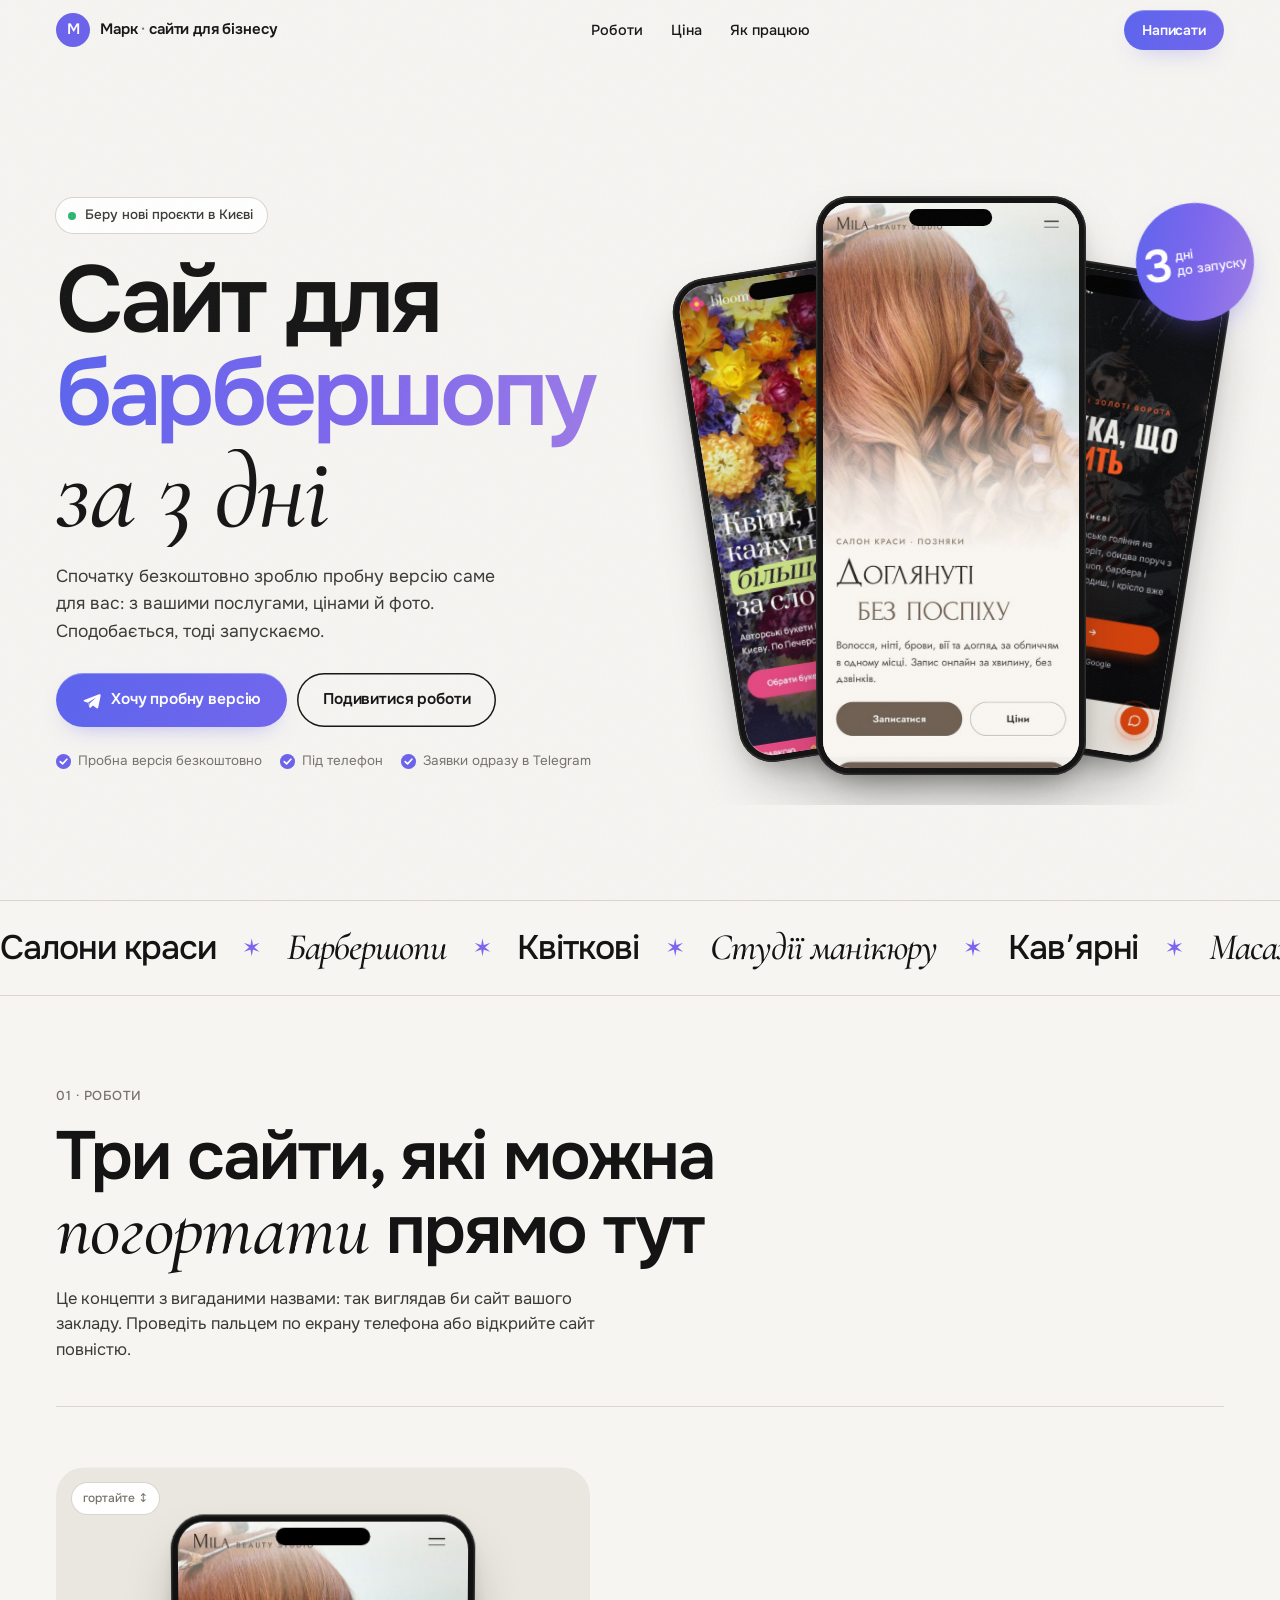
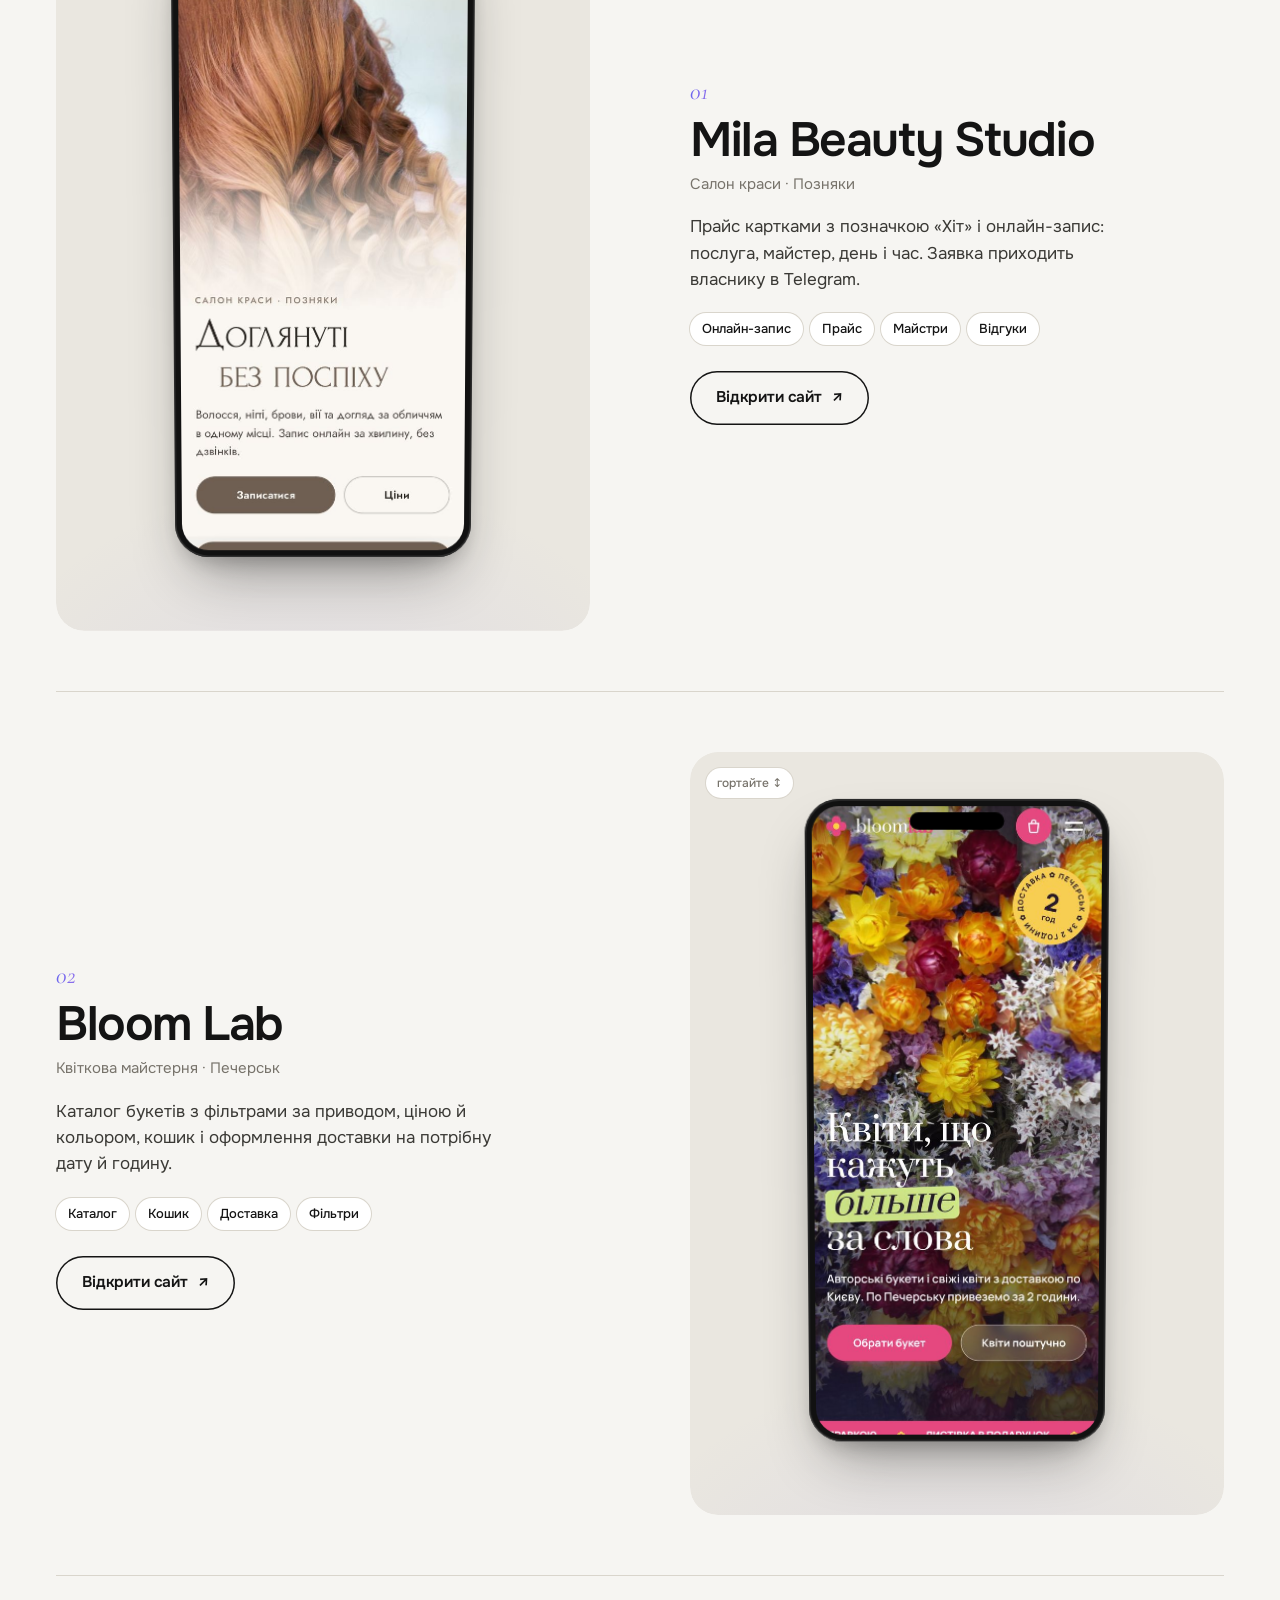
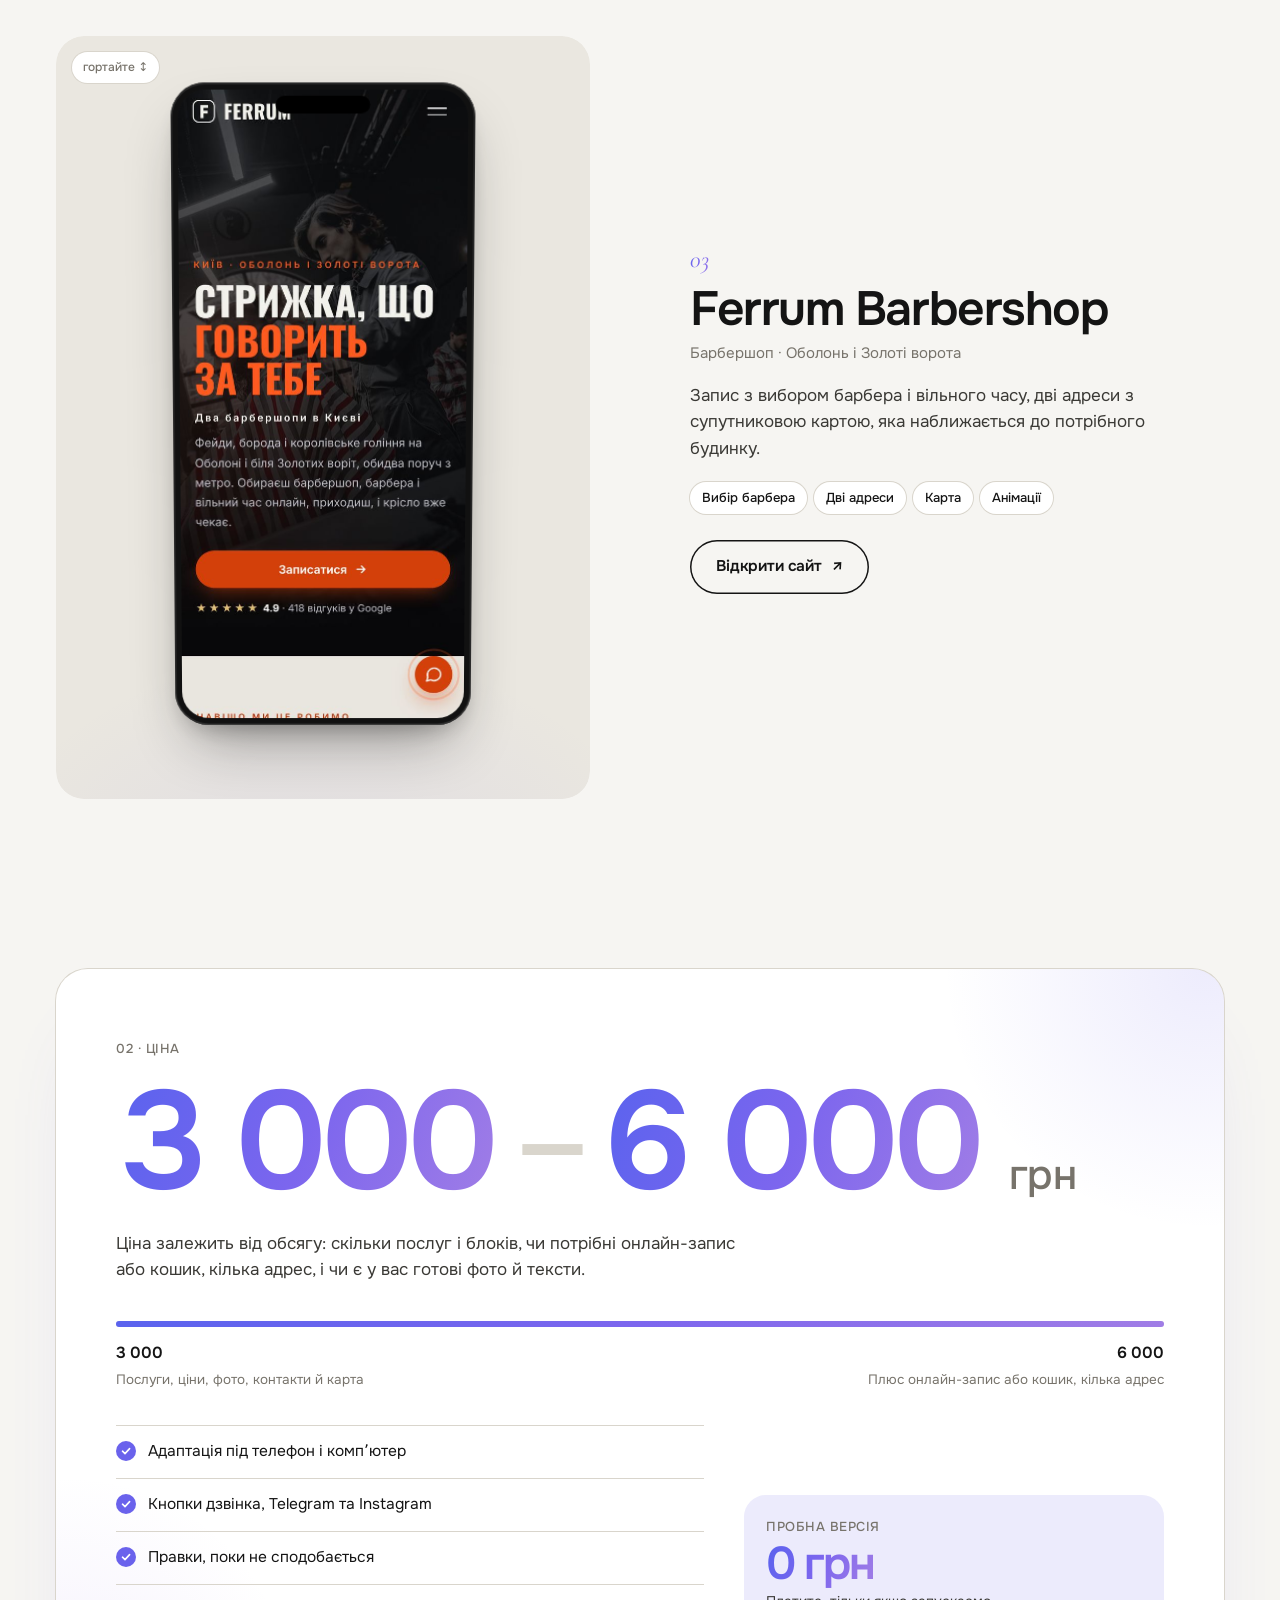
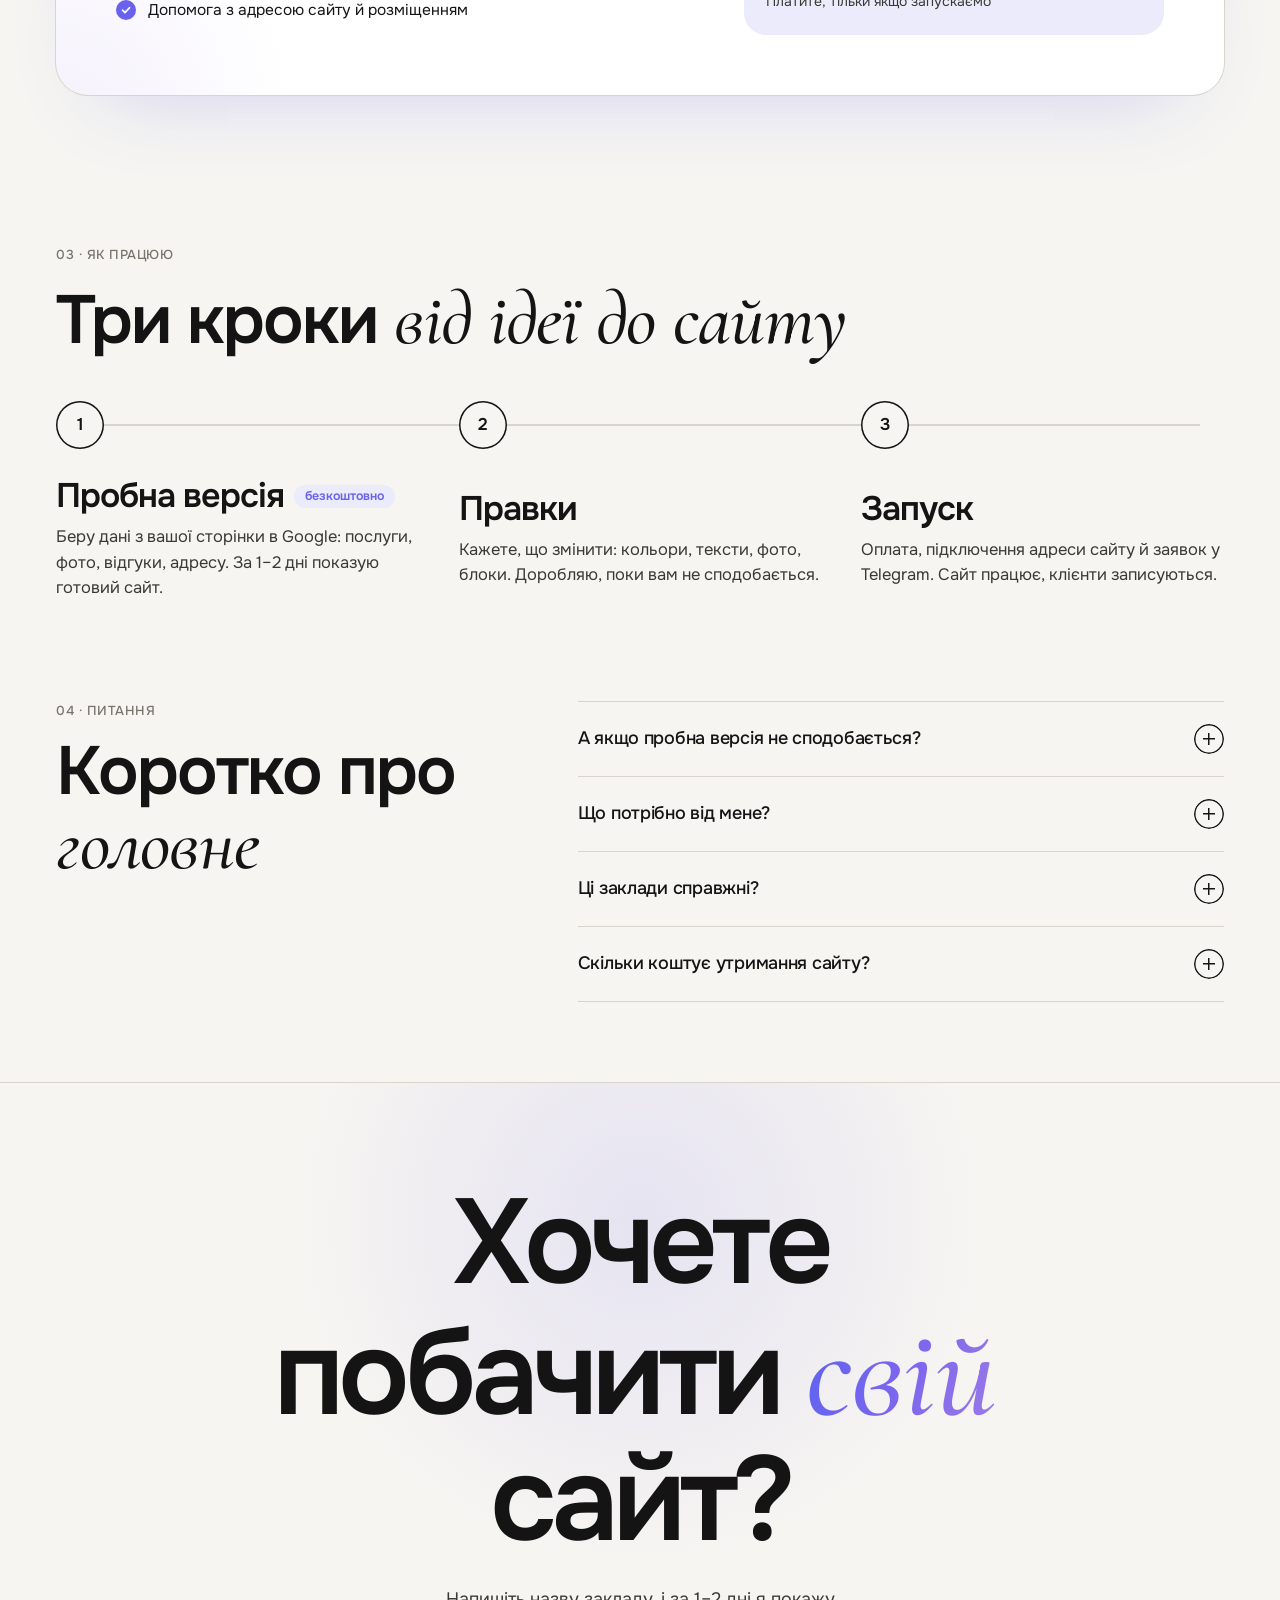
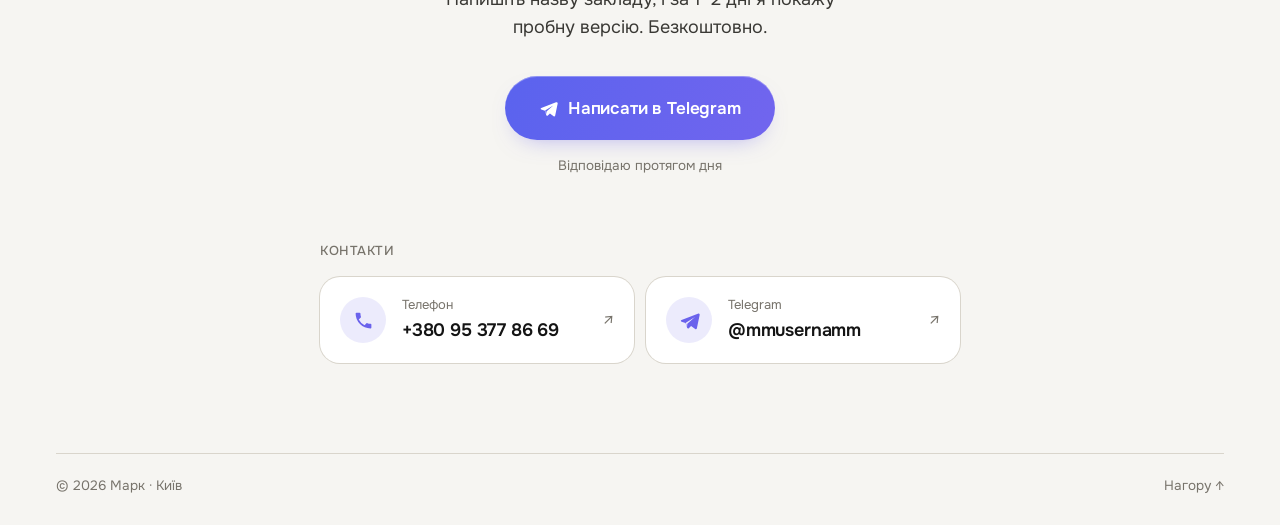
<file: index.html>
<!doctype html>
<html lang="uk">
<head>
<meta charset="utf-8">
<meta name="viewport" content="width=device-width, initial-scale=1, viewport-fit=cover">
<title>Марк · сайти для місцевого бізнесу</title>
<meta name="description" content="Сайт для салону, барбершопу чи квіткової за 3 дні. Спочатку безкоштовна пробна версія під ваш заклад. Від 3 000 до 6 000 грн.">
<meta name="theme-color" content="#F6F5F2">
<meta property="og:title" content="Сайт для вашого закладу за 3 дні">
<meta property="og:description" content="Спочатку безкоштовна пробна версія. Від 3 000 до 6 000 грн.">
<meta property="og:image" content="home/img/salon.jpg">
<link rel="preconnect" href="https://fonts.googleapis.com">
<link rel="preconnect" href="https://fonts.gstatic.com" crossorigin>
<link href="https://fonts.googleapis.com/css2?family=Onest:wght@400;500;600;700&family=Cormorant+Garamond:ital,wght@1,500;1,600&display=swap" rel="stylesheet">
<link rel="stylesheet" href="home/styles.css?v=4">
</head>
<body>
<div class="grain" aria-hidden="true"></div>

<header class="nav" id="nav">
  <a class="brand" href="#top" aria-label="На початок">
    <span class="brand-mark">М</span>
    <span class="brand-text">Марк <i>·</i> сайти для бізнесу</span>
  </a>
  <nav class="nav-links" aria-label="Розділи">
    <a href="#works">Роботи</a>
    <a href="#price">Ціна</a>
    <a href="#steps">Як працюю</a>
  </nav>
  <a class="btn btn-sm btn-neon tg-link magnetic" href="#contact">Написати</a>
</header>

<main id="top">

  <!-- HERO -->
  <section class="hero">
    <div class="hero-text">
      <p class="eyebrow reveal"><span class="dot"></span>Беру нові проєкти в Києві</p>
      <h1 class="hero-title">
        <span class="line"><span>Сайт для</span></span>
        <span class="line"><span class="rotator"><span class="rot-word on">салону краси</span><span class="rot-word" aria-hidden="true">барбершопу</span><span class="rot-word" aria-hidden="true">флориста</span><span class="rot-word" aria-hidden="true">нейл-студії</span><span class="rot-word" aria-hidden="true">кавʼярні</span></span></span>
        <span class="line"><span><em>за 3 дні</em></span></span>
      </h1>
      <p class="hero-sub reveal">Спочатку безкоштовно зроблю пробну версію саме для вас: з вашими послугами, цінами й фото. Сподобається, тоді запускаємо.</p>
      <div class="hero-cta reveal">
        <a class="btn btn-neon tg-link magnetic" href="#contact">
          <svg viewBox="0 0 24 24" aria-hidden="true"><path d="M21.5 4.2 2.9 11.4c-1 .4-1 1.6 0 1.9l4.6 1.5 1.8 5.6c.3.8 1.3 1 1.9.4l2.6-2.5 4.7 3.5c.7.5 1.7.1 1.9-.7l3.2-15.4c.2-1-.8-1.9-1.8-1.5Zm-3.6 4-8.4 7.6-.3 3.3-1.4-4.5 9.6-6.1c.4-.3.8.2.5.5Z"/></svg>
          Хочу пробну версію
        </a>
        <a class="btn btn-ghost" href="#works">Подивитися роботи</a>
      </div>
      <ul class="hero-facts reveal">
        <li>Пробна версія безкоштовно</li>
        <li>Під телефон</li>
        <li>Заявки одразу в Telegram</li>
      </ul>
    </div>

    <div class="hero-phones" aria-hidden="true">
      <div class="phone ph-left"><div class="screen auto"><img src="home/img/flowers.jpg" alt="" loading="eager"></div></div>
      <div class="phone ph-right"><div class="screen auto"><img src="home/img/barber.jpg" alt="" loading="eager"></div></div>
      <div class="phone ph-center"><div class="screen auto"><img src="home/img/salon.jpg" alt="" loading="eager"></div></div>
      <div class="hero-badge"><b>3</b><span>дні<br>до запуску</span></div>
    </div>
  </section>

  <!-- MARQUEE -->
  <div class="marquee" aria-hidden="true">
    <div class="marquee-track">
      <span>Салони краси</span><i>✶</i><span>Барбершопи</span><i>✶</i><span>Квіткові</span><i>✶</i><span>Студії манікюру</span><i>✶</i><span>Кавʼярні</span><i>✶</i><span>Масажні кабінети</span><i>✶</i><span>Автосервіси</span><i>✶</i>
      <span>Салони краси</span><i>✶</i><span>Барбершопи</span><i>✶</i><span>Квіткові</span><i>✶</i><span>Студії манікюру</span><i>✶</i><span>Кавʼярні</span><i>✶</i><span>Масажні кабінети</span><i>✶</i><span>Автосервіси</span><i>✶</i>
    </div>
  </div>

  <!-- WORKS -->
  <section class="works" id="works">
    <div class="sec-head">
      <p class="kicker reveal">01 · Роботи</p>
      <h2 class="reveal">Три сайти, які можна <em>погортати</em> прямо тут</h2>
      <p class="sec-note reveal">Це концепти з вигаданими назвами: так виглядав би сайт вашого закладу. Проведіть пальцем по екрану телефона або відкрийте сайт повністю.</p>
    </div>

    <article class="work reveal-work">
      <div class="work-phone">
        <div class="phone big"><div class="screen live"><img src="home/img/salon.jpg" alt="Сайт салону краси Mila Beauty Studio на телефоні" loading="lazy"></div></div>
        <span class="swipe-hint">гортайте ↕</span>
      </div>
      <div class="work-info">
        <span class="work-num">01</span>
        <h3>Mila Beauty Studio</h3>
        <p class="work-type">Салон краси · Позняки</p>
        <p class="work-feature">Прайс картками з позначкою «Хіт» і онлайн-запис: послуга, майстер, день і час. Заявка приходить власнику в Telegram.</p>
        <ul class="tags"><li>Онлайн-запис</li><li>Прайс</li><li>Майстри</li><li>Відгуки</li></ul>
        <a class="btn btn-ghost magnetic" href="salon/" target="_blank" rel="noopener">Відкрити сайт <span class="arr">↗</span></a>
      </div>
    </article>

    <article class="work reveal-work alt">
      <div class="work-phone">
        <div class="phone big"><div class="screen live"><img src="home/img/flowers.jpg" alt="Сайт квіткової майстерні Bloom Lab на телефоні" loading="lazy"></div></div>
        <span class="swipe-hint">гортайте ↕</span>
      </div>
      <div class="work-info">
        <span class="work-num">02</span>
        <h3>Bloom Lab</h3>
        <p class="work-type">Квіткова майстерня · Печерськ</p>
        <p class="work-feature">Каталог букетів з фільтрами за приводом, ціною й кольором, кошик і оформлення доставки на потрібну дату й годину.</p>
        <ul class="tags"><li>Каталог</li><li>Кошик</li><li>Доставка</li><li>Фільтри</li></ul>
        <a class="btn btn-ghost magnetic" href="flowers/" target="_blank" rel="noopener">Відкрити сайт <span class="arr">↗</span></a>
      </div>
    </article>

    <article class="work reveal-work">
      <div class="work-phone">
        <div class="phone big"><div class="screen live"><img src="home/img/barber.jpg" alt="Сайт барбершопу Ferrum на телефоні" loading="lazy"></div></div>
        <span class="swipe-hint">гортайте ↕</span>
      </div>
      <div class="work-info">
        <span class="work-num">03</span>
        <h3>Ferrum Barbershop</h3>
        <p class="work-type">Барбершоп · Оболонь і Золоті ворота</p>
        <p class="work-feature">Запис з вибором барбера і вільного часу, дві адреси з супутниковою картою, яка наближається до потрібного будинку.</p>
        <ul class="tags"><li>Вибір барбера</li><li>Дві адреси</li><li>Карта</li><li>Анімації</li></ul>
        <a class="btn btn-ghost magnetic" href="barber-v2/" target="_blank" rel="noopener">Відкрити сайт <span class="arr">↗</span></a>
      </div>
    </article>
  </section>

  <!-- PRICE -->
  <section class="price" id="price">
    <div class="price-card">
      <div class="price-top">
        <p class="kicker light reveal">02 · Ціна</p>
        <h2 class="price-num reveal"><span class="count" data-to="3000">3 000</span><span class="dash">–</span><span class="count" data-to="6000">6 000</span><small>грн</small></h2>
        <p class="price-why reveal">Ціна залежить від обсягу: скільки послуг і блоків, чи потрібні онлайн-запис або кошик, кілька адрес, і чи є у вас готові фото й тексти.</p>
      </div>

      <div class="scale reveal" aria-hidden="true">
        <div class="scale-bar"><span class="scale-fill"></span></div>
        <div class="scale-ends">
          <div><b>3 000</b><span>Послуги, ціни, фото, контакти й карта</span></div>
          <div><b>6 000</b><span>Плюс онлайн-запис або кошик, кілька адрес</span></div>
        </div>
      </div>

      <div class="price-bottom">
        <ul class="included">
          <li class="reveal">Адаптація під телефон і компʼютер</li>
          <li class="reveal">Кнопки дзвінка, Telegram та Instagram</li>
          <li class="reveal">Правки, поки не сподобається</li>
          <li class="reveal">Допомога з адресою сайту й розміщенням</li>
        </ul>
        <div class="trial reveal">
          <span class="trial-label">Пробна версія</span>
          <span class="trial-num">0 грн</span>
          <span class="trial-note">Платите, тільки якщо запускаємо</span>
        </div>
      </div>
    </div>
  </section>

  <!-- STEPS -->
  <section class="steps" id="steps">
    <div class="sec-head">
      <p class="kicker reveal">03 · Як працюю</p>
      <h2 class="reveal">Три кроки <em>від ідеї до сайту</em></h2>
    </div>
    <div class="steps-wrap">
    <span class="step-line" aria-hidden="true"><span></span></span>
    <ol class="step-list">
      <li class="step reveal">
        <span class="step-n">1</span>
        <div><h3>Пробна версія <span class="pill">безкоштовно</span></h3>
        <p>Беру дані з вашої сторінки в Google: послуги, фото, відгуки, адресу. За 1–2 дні показую готовий сайт.</p></div>
      </li>
      <li class="step reveal">
        <span class="step-n">2</span>
        <div><h3>Правки</h3>
        <p>Кажете, що змінити: кольори, тексти, фото, блоки. Доробляю, поки вам не сподобається.</p></div>
      </li>
      <li class="step reveal">
        <span class="step-n">3</span>
        <div><h3>Запуск</h3>
        <p>Оплата, підключення адреси сайту й заявок у Telegram. Сайт працює, клієнти записуються.</p></div>
      </li>
    </ol>
    </div>
  </section>

  <!-- FAQ -->
  <section class="faq">
    <div class="sec-head">
      <p class="kicker reveal">04 · Питання</p>
      <h2 class="reveal">Коротко про <em>головне</em></h2>
    </div>
    <div class="faq-list">
      <details class="reveal"><summary>А якщо пробна версія не сподобається?</summary><p>Тоді ви нічого не платите. Можу переробити в іншому стилі, або просто залишимось на звʼязку.</p></details>
      <details class="reveal"><summary>Що потрібно від мене?</summary><p>Для старту нічого, дані беру з Google. Далі можна надіслати свої фото й актуальні ціни, щоб усе було точно.</p></details>
      <details class="reveal"><summary>Ці заклади справжні?</summary><p>Ні, це концепти з вигаданими назвами, щоб показати стиль і можливості. Ваш сайт буде з вашою назвою, цінами й фото.</p></details>
      <details class="reveal"><summary>Скільки коштує утримання сайту?</summary><p>Розміщення може бути безкоштовним. Окремо платите лише за власну адресу сайту (домен), якщо вона потрібна.</p></details>
    </div>
  </section>

  <!-- CONTACT -->
  <section class="contact" id="contact">
    <div class="contact-inner">
      <h2 class="contact-title reveal">Хочете побачити <em>свій</em> сайт?</h2>
      <p class="contact-sub reveal">Напишіть назву закладу, і за 1–2 дні я покажу пробну версію. Безкоштовно.</p>
      <a class="btn btn-neon btn-xl tg-link magnetic reveal" href="#contact">
        <svg viewBox="0 0 24 24" aria-hidden="true"><path d="M21.5 4.2 2.9 11.4c-1 .4-1 1.6 0 1.9l4.6 1.5 1.8 5.6c.3.8 1.3 1 1.9.4l2.6-2.5 4.7 3.5c.7.5 1.7.1 1.9-.7l3.2-15.4c.2-1-.8-1.9-1.8-1.5Zm-3.6 4-8.4 7.6-.3 3.3-1.4-4.5 9.6-6.1c.4-.3.8.2.5.5Z"/></svg>
        Написати в Telegram
      </a>
      <p class="contact-small reveal">Відповідаю протягом дня</p>
      <div class="contacts reveal" id="contacts">
        <p class="kicker">Контакти</p>
        <div class="contact-cards">
          <a class="c-card" href="tel:+380953778669">
            <span class="c-ic"><svg viewBox="0 0 24 24" aria-hidden="true"><path d="M6.6 10.8a15.2 15.2 0 0 0 6.6 6.6l2.2-2.2c.3-.3.7-.4 1-.2 1.1.4 2.3.6 3.6.6.6 0 1 .4 1 1V20c0 .6-.4 1-1 1A17 17 0 0 1 3 4c0-.6.4-1 1-1h3.5c.6 0 1 .4 1 1 0 1.3.2 2.5.6 3.6.1.3 0 .7-.2 1l-2.3 2.2Z"/></svg></span>
            <span class="c-txt"><span class="c-label">Телефон</span><span class="c-val">+380 95 377 86 69</span></span>
            <span class="c-arr">↗</span>
          </a>
          <a class="c-card tg-link" href="https://t.me/mmusernamm">
            <span class="c-ic"><svg viewBox="0 0 24 24" aria-hidden="true"><path d="M21.5 4.2 2.9 11.4c-1 .4-1 1.6 0 1.9l4.6 1.5 1.8 5.6c.3.8 1.3 1 1.9.4l2.6-2.5 4.7 3.5c.7.5 1.7.1 1.9-.7l3.2-15.4c.2-1-.8-1.9-1.8-1.5Zm-3.6 4-8.4 7.6-.3 3.3-1.4-4.5 9.6-6.1c.4-.3.8.2.5.5Z"/></svg></span>
            <span class="c-txt"><span class="c-label">Telegram</span><span class="c-val tg-value">Написати в чат</span></span>
            <span class="c-arr">↗</span>
          </a>
        </div>
      </div>
    </div>
    <footer class="foot">
      <span>© 2026 Марк · Київ</span>
      <a href="#top">Нагору ↑</a>
    </footer>
  </section>
</main>

<a class="float-cta tg-link" href="#contact" aria-label="Написати в Telegram">
  <svg viewBox="0 0 24 24" aria-hidden="true"><path d="M21.5 4.2 2.9 11.4c-1 .4-1 1.6 0 1.9l4.6 1.5 1.8 5.6c.3.8 1.3 1 1.9.4l2.6-2.5 4.7 3.5c.7.5 1.7.1 1.9-.7l3.2-15.4c.2-1-.8-1.9-1.8-1.5Zm-3.6 4-8.4 7.6-.3 3.3-1.4-4.5 9.6-6.1c.4-.3.8.2.5.5Z"/></svg>
  <span>Написати</span>
</a>

<script src="home/app.js?v=4"></script>
</body>
</html>
</file>
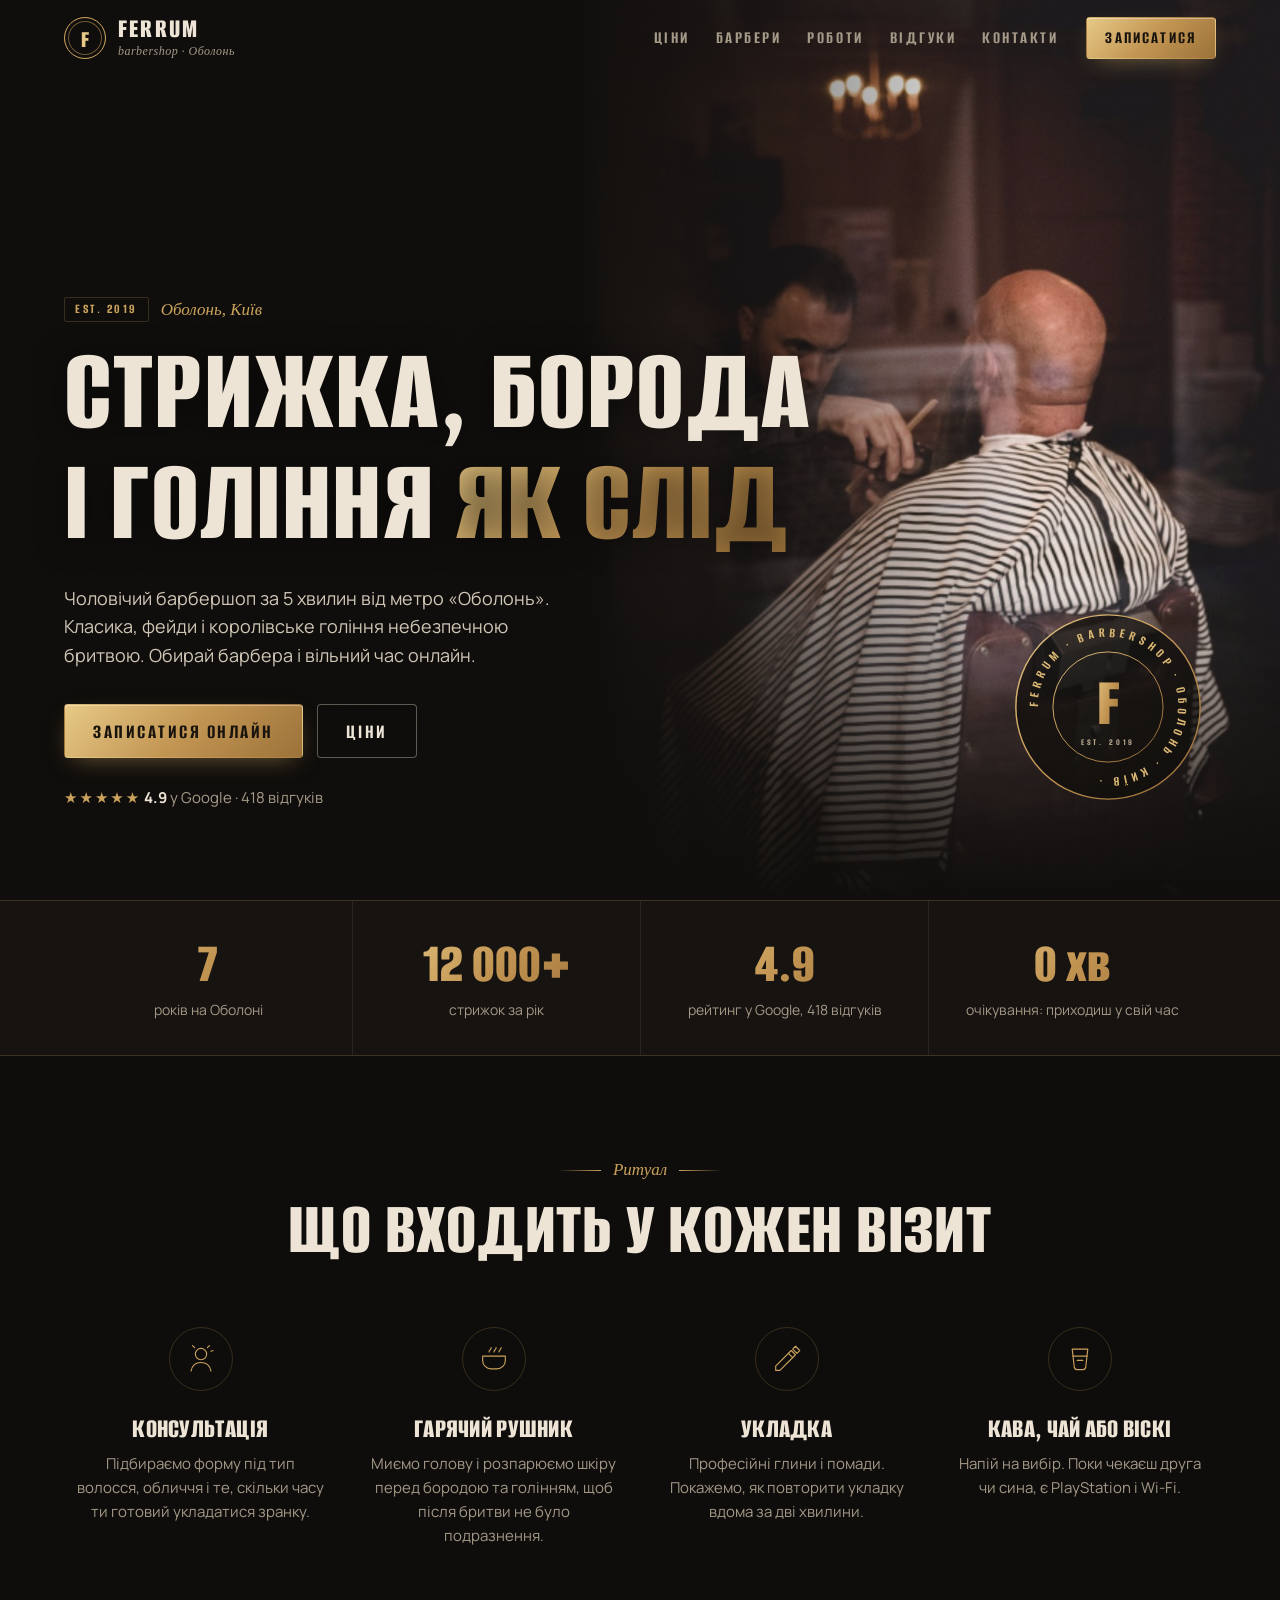
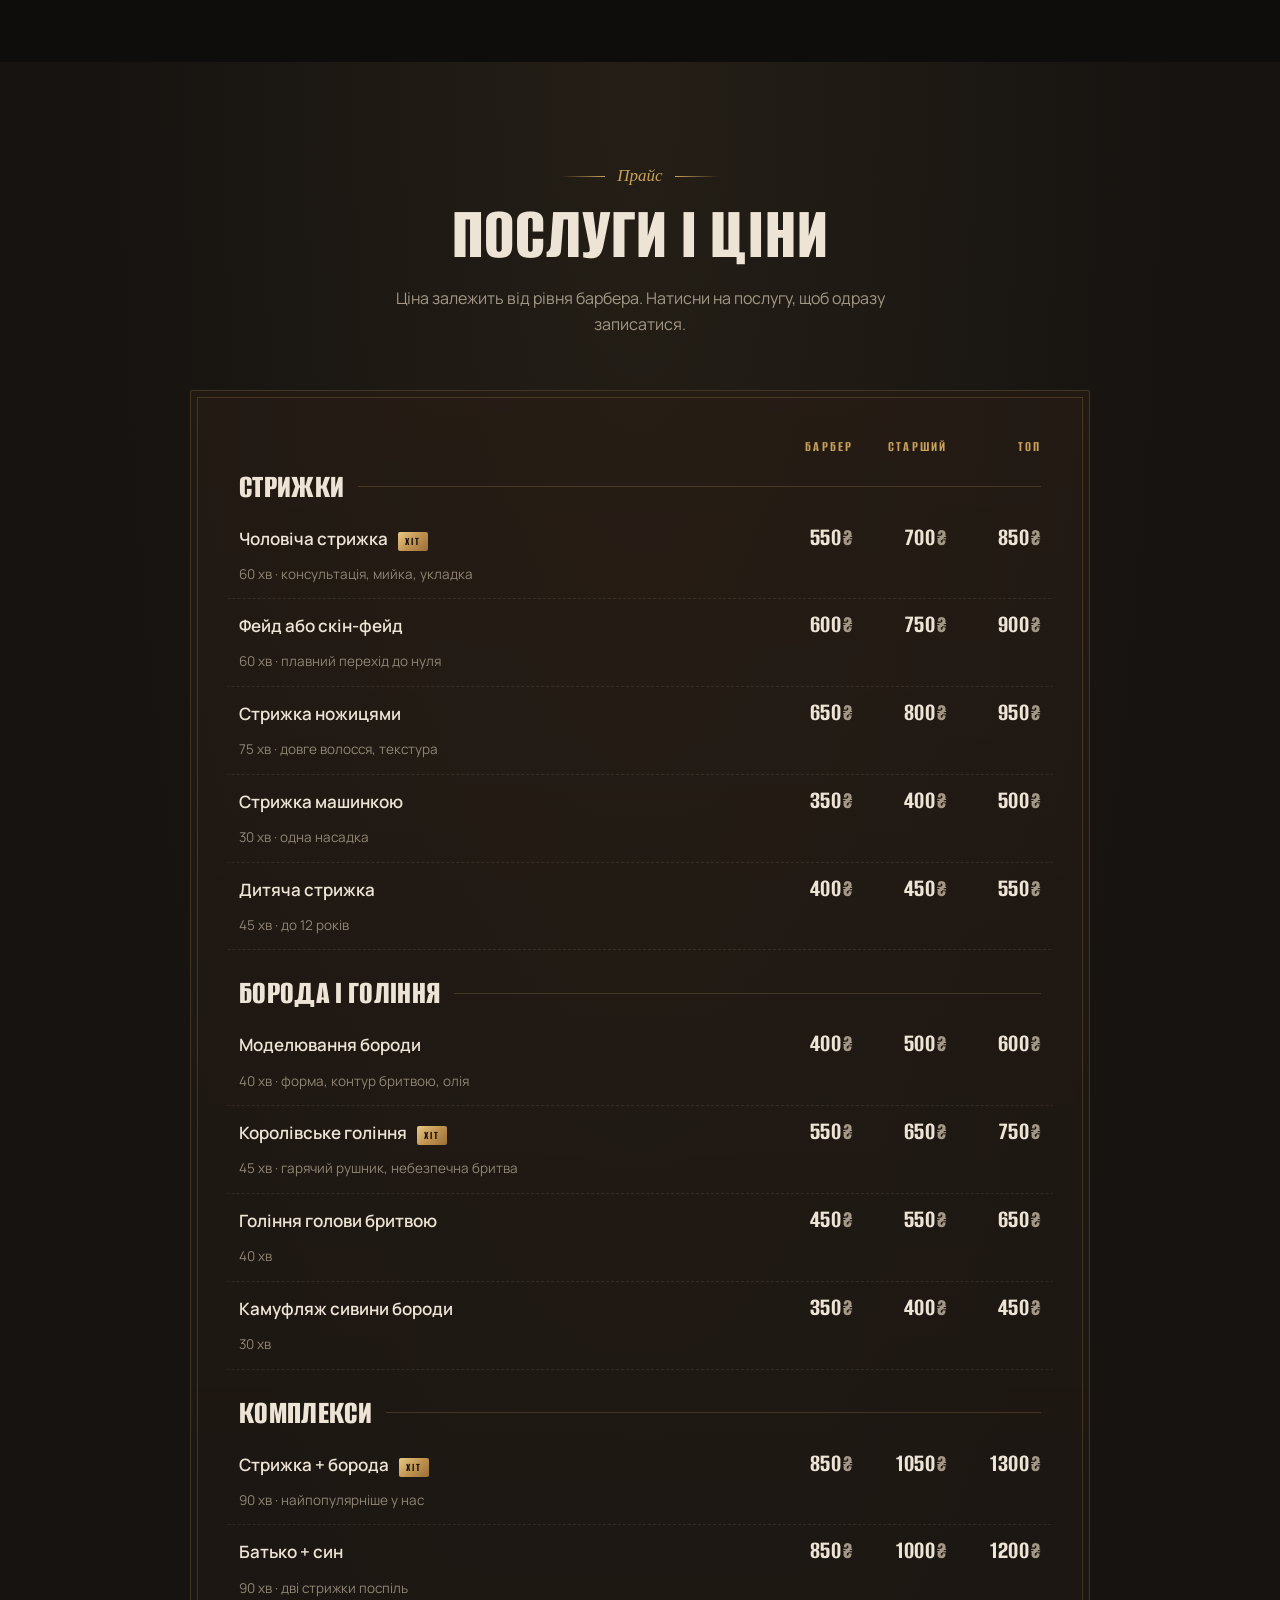
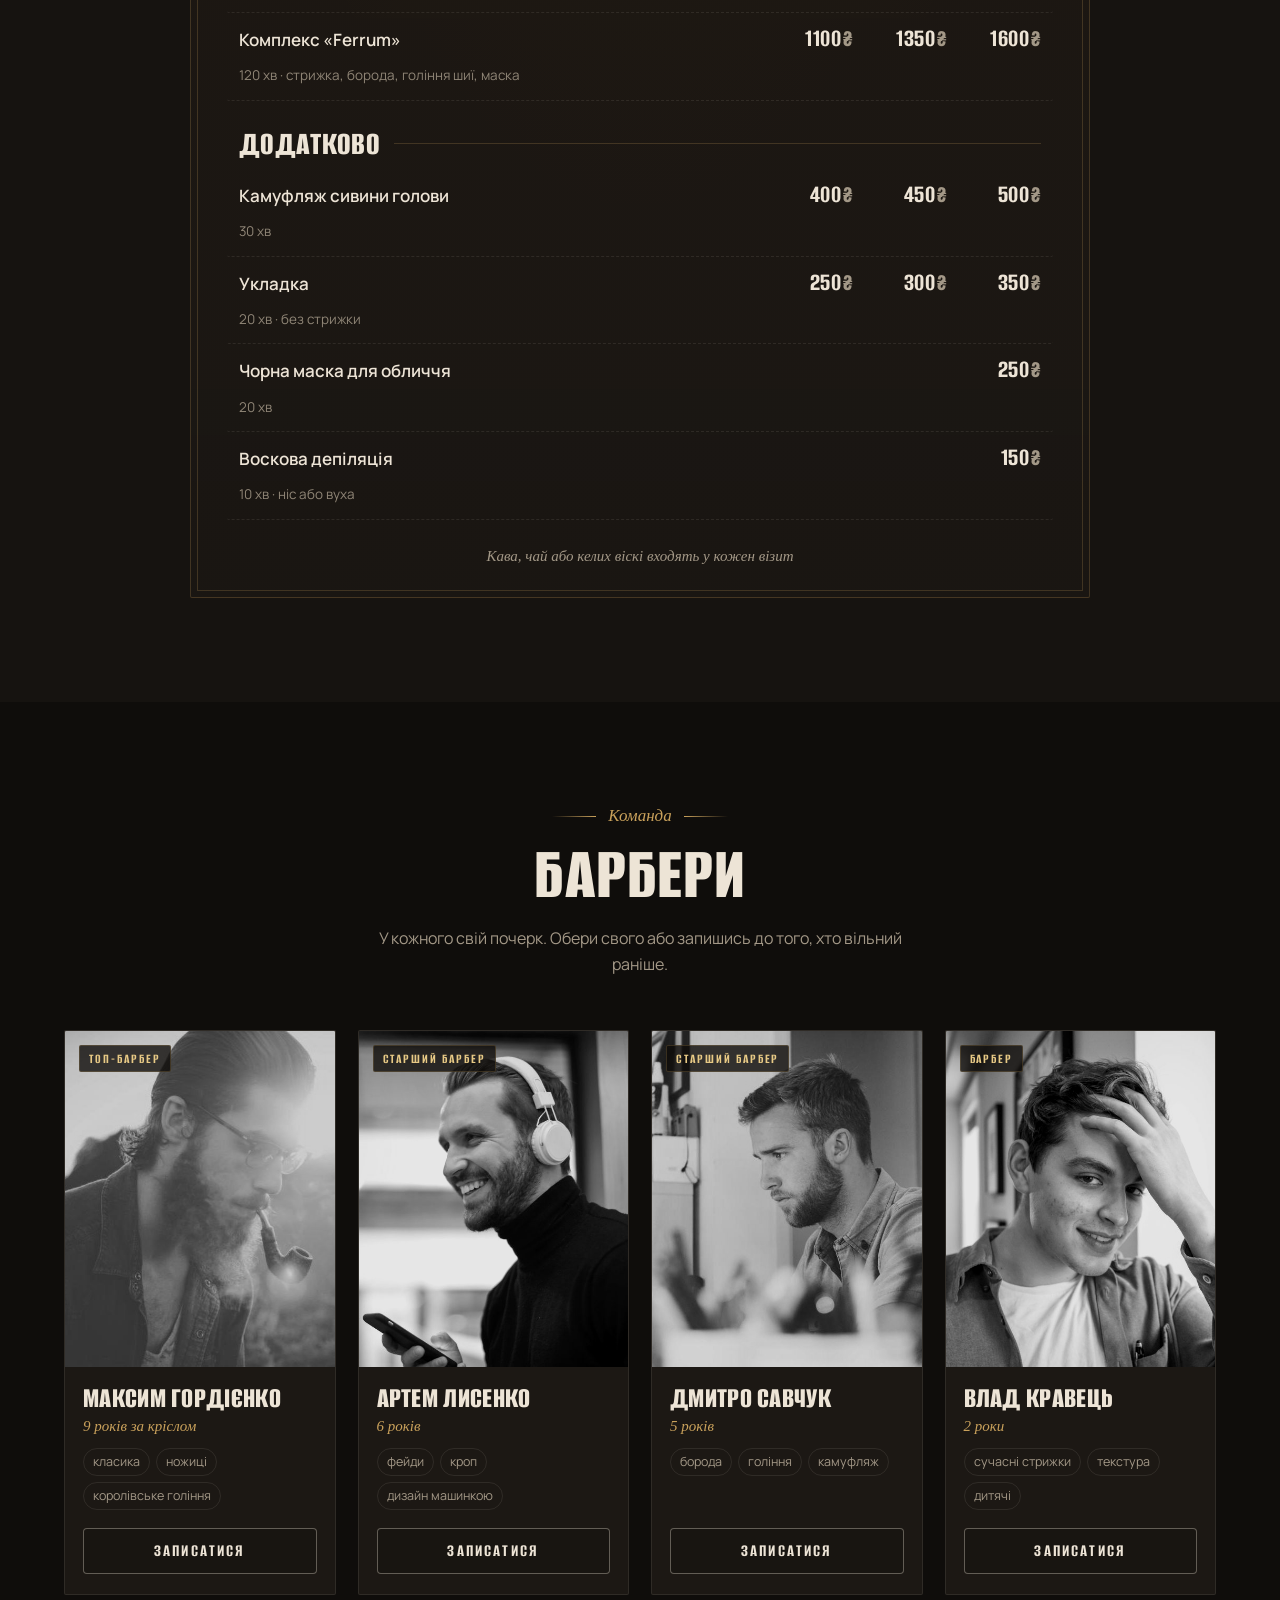
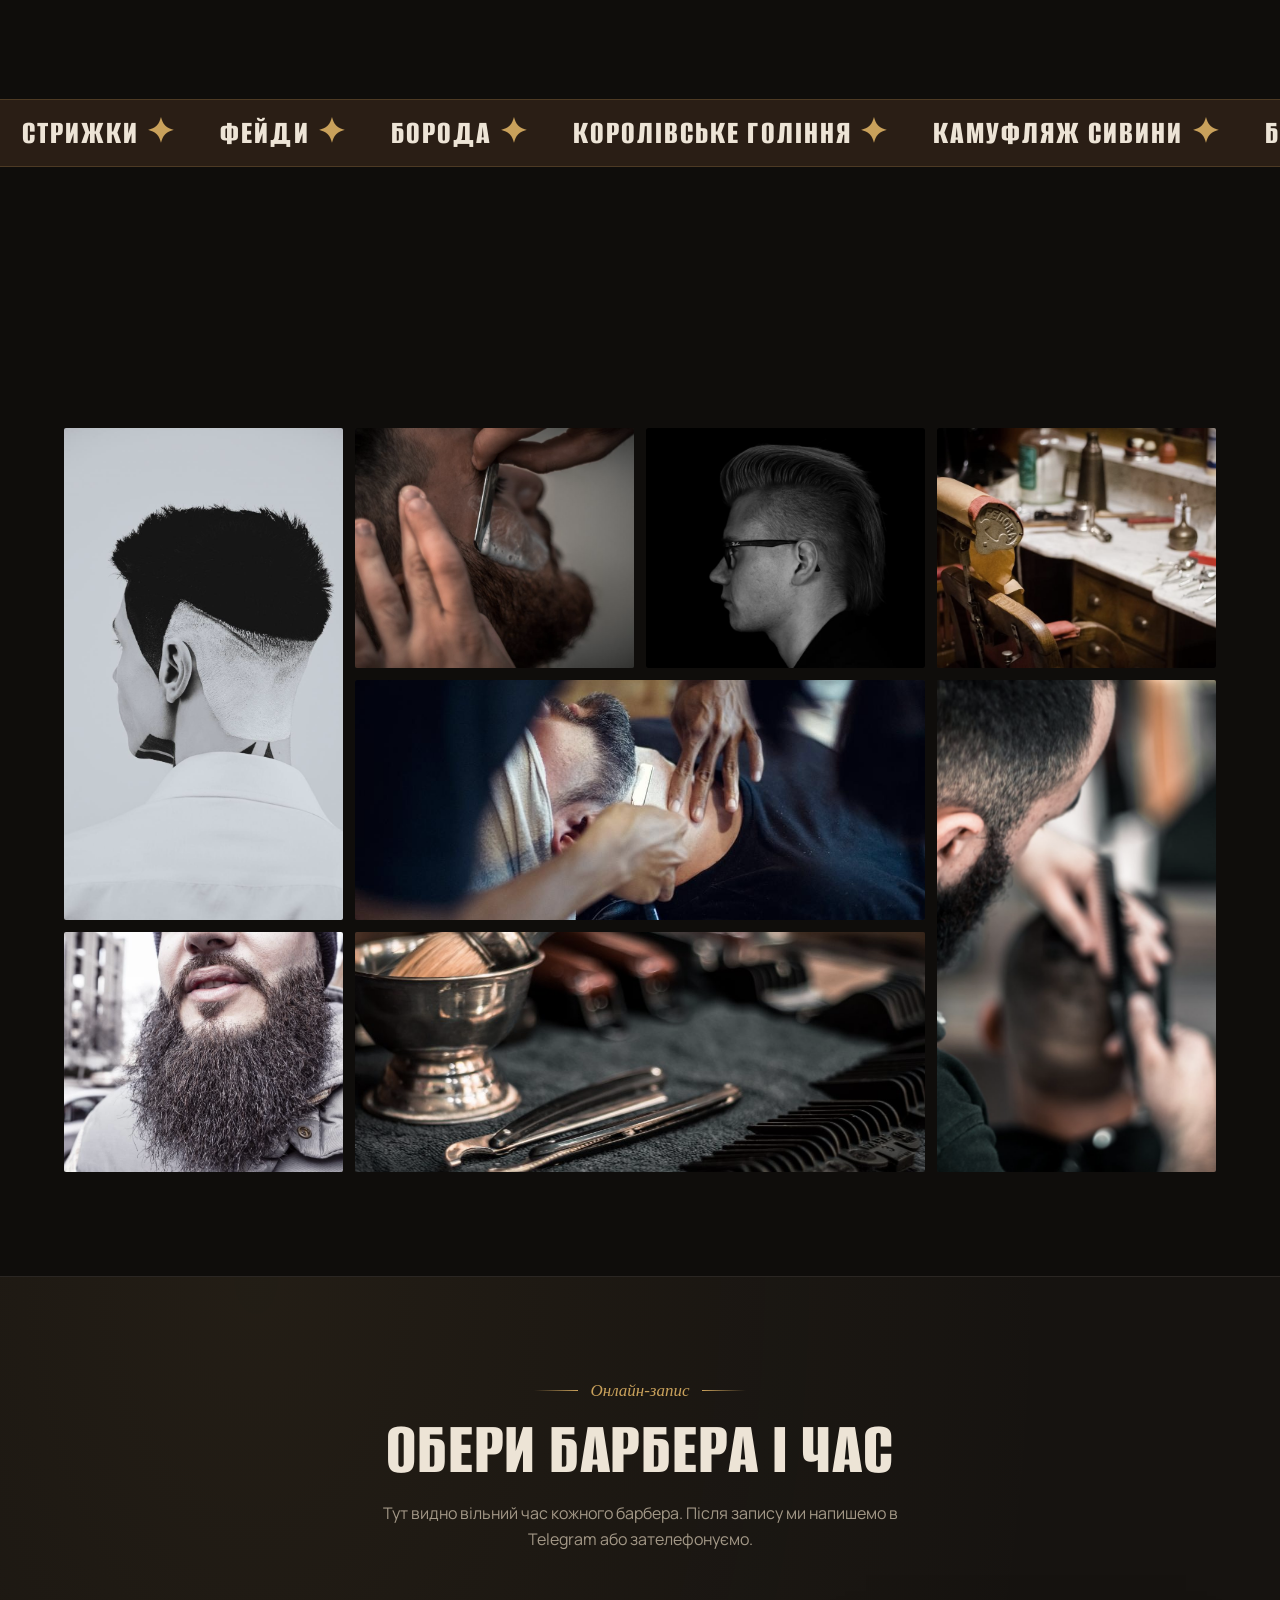
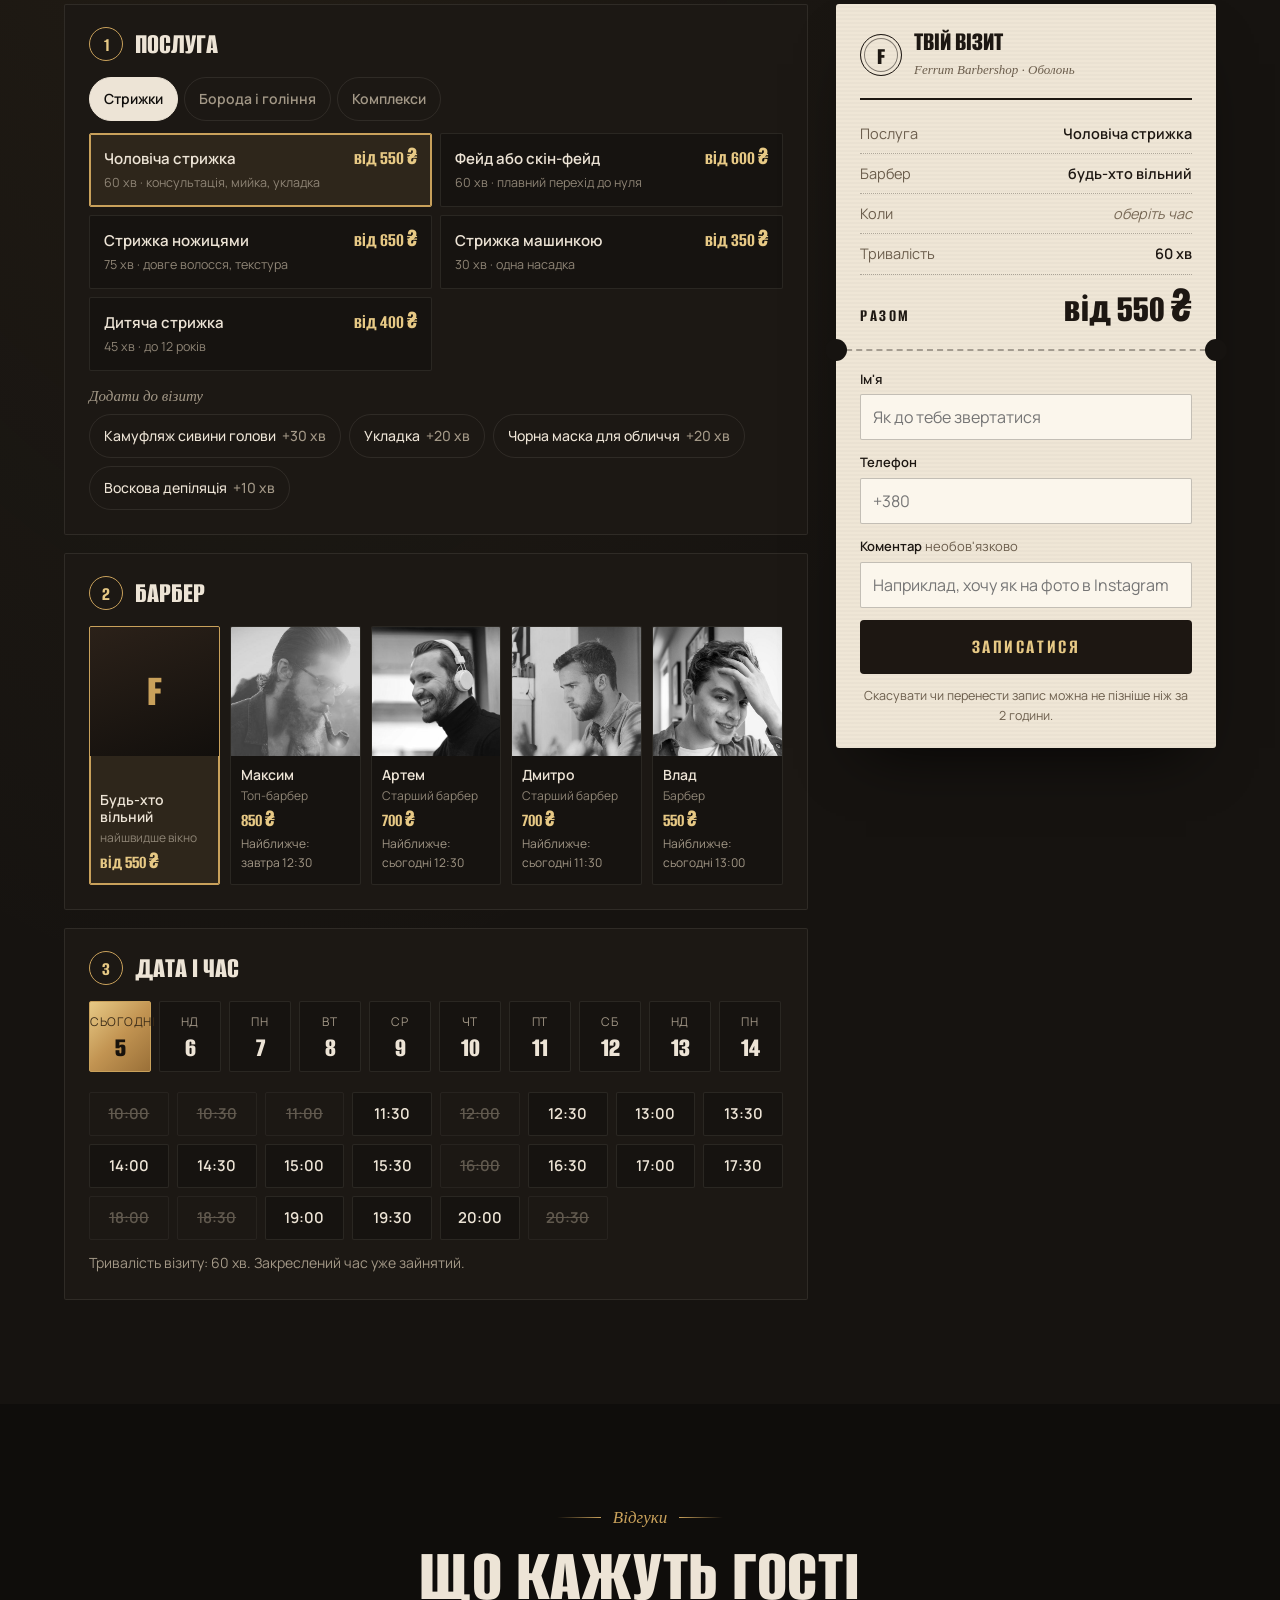
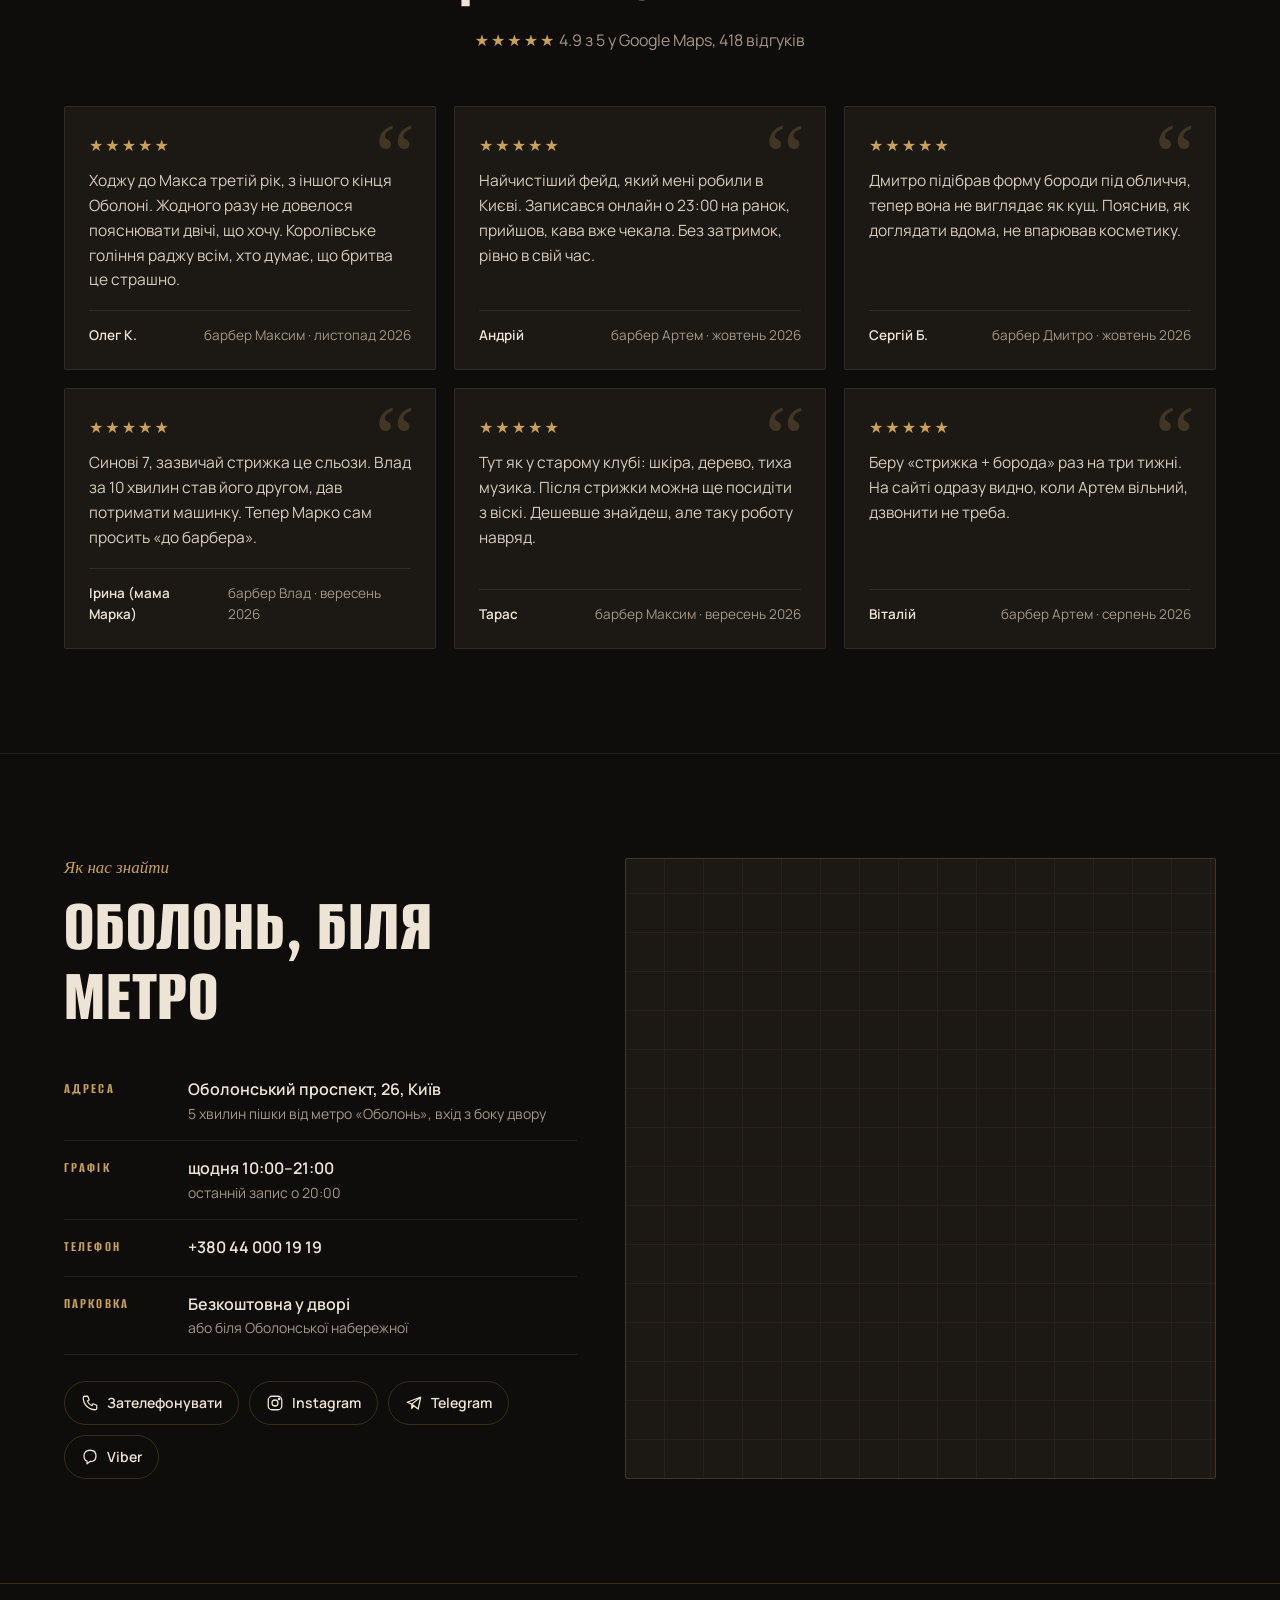
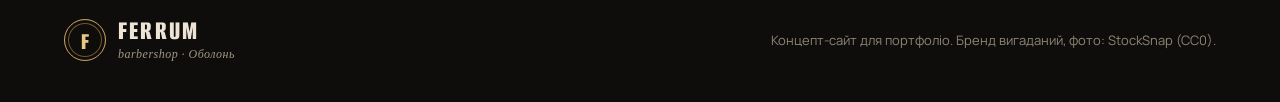
<file: barber/index.html>
<!doctype html>
<html lang="uk">
<head>
<meta charset="utf-8">
<meta name="viewport" content="width=device-width, initial-scale=1, viewport-fit=cover">
<title>Ferrum Barbershop — барбершоп на Оболоні, чоловічі стрижки і гоління, Київ</title>
<meta name="description" content="Чоловічі стрижки, фейди, борода і королівське гоління на Оболоні, 5 хвилин від метро. Онлайн-запис: обираєш барбера і вільний час.">
<meta name="theme-color" content="#0F0D0B">
<meta property="og:title" content="Ferrum Barbershop — стрижки і гоління на Оболоні">
<meta property="og:description" content="Обери барбера і час онлайн за 30 секунд.">
<meta property="og:image" content="img/hero.jpg">
<link rel="icon" href="data:image/svg+xml,%3Csvg xmlns='http://www.w3.org/2000/svg' viewBox='0 0 64 64'%3E%3Ccircle cx='32' cy='32' r='31' fill='%230F0D0B'/%3E%3Ccircle cx='32' cy='32' r='26' fill='none' stroke='%23C9A15B' stroke-width='2'/%3E%3Cpath d='M24 18h18v5H30v6h10v5H30v12h-6z' fill='%23C9A15B'/%3E%3C/svg%3E">
<link rel="preconnect" href="https://fonts.googleapis.com">
<link rel="preconnect" href="https://fonts.gstatic.com" crossorigin>
<link href="https://fonts.googleapis.com/css2?family=Alumni+Sans:wght@600;700;800&family=Oswald:wght@500;600&family=Old+Standard+TT:ital@0;1&family=Manrope:wght@400;500;600;700&display=swap" rel="stylesheet">
<link rel="preload" as="image" href="img/hero.jpg">
<script>try{if(/[?&]font=2/.test(location.search))document.documentElement.classList.add("font-alt")}catch(e){}</script>
<link rel="stylesheet" href="styles.css?v=2">
</head>
<body>
<a class="skip" href="#booking">Перейти до запису</a>
<svg width="0" height="0" style="position:absolute" aria-hidden="true">
  <defs>
    <linearGradient id="brass" x1="0" y1="0" x2="1" y2="1"><stop offset="0" stop-color="#E7C985"/><stop offset=".5" stop-color="#C29452"/><stop offset="1" stop-color="#8E6632"/></linearGradient>
  </defs>
</svg>

<header class="nav" id="nav">
  <div class="wrap nav__in">
    <a href="#top" class="logo" aria-label="Ferrum Barbershop, на початок">
      <span class="logo__mark" aria-hidden="true">F</span>
      <span class="logo__txt">Ferrum<small>barbershop · Оболонь</small></span>
    </a>
    <nav class="nav__links" id="navLinks" aria-label="Розділи">
      <a href="#prices">Ціни</a>
      <a href="#team">Барбери</a>
      <a href="#works">Роботи</a>
      <a href="#reviews">Відгуки</a>
      <a href="#contacts">Контакти</a>
    </nav>
    <a href="#booking" class="btn btn--brass btn--sm nav__cta">Записатися</a>
    <button class="nav__burger" aria-label="Меню" aria-expanded="false" id="burger"><span></span><span></span></button>
  </div>
</header>

<main id="top">

<!-- HERO -->
<section class="hero">
  <div class="hero__bg" aria-hidden="true"><img src="img/hero.jpg" alt="" width="960" height="1440" fetchpriority="high"></div>
  <div class="wrap hero__in">
    <p class="kicker"><span>Est. 2019</span> Оболонь, Київ</p>
    <h1 class="hero__title">Стрижка, борода<br>і гоління <em>як слід</em></h1>
    <p class="hero__sub">Чоловічий барбершоп за 5 хвилин від метро «Оболонь». Класика, фейди і королівське гоління небезпечною бритвою. Обирай барбера і вільний час онлайн.</p>
    <div class="hero__cta">
      <a href="#booking" class="btn btn--brass">Записатися онлайн</a>
      <a href="#prices" class="btn btn--ghost">Ціни</a>
    </div>
    <p class="hero__rating"><span class="stars" aria-hidden="true">★★★★★</span> <b>4.9</b> у Google · 418 відгуків</p>
  </div>
  <div class="emblem" aria-hidden="true">
    <svg viewBox="0 0 200 200">
      <defs><path id="ring" d="M100,100 m-74,0 a74,74 0 1,1 148,0 a74,74 0 1,1 -148,0"/></defs>
      <circle cx="100" cy="100" r="97" fill="#0F0D0B" fill-opacity=".72" stroke="url(#brass)" stroke-width="1.5"/>
      <circle cx="100" cy="100" r="58" fill="none" stroke="url(#brass)" stroke-width="1"/>
      <g class="emblem__ring"><text font-size="15" letter-spacing="4.4" fill="#D9B672"><textPath href="#ring">FERRUM · BARBERSHOP · ОБОЛОНЬ · КИЇВ ·</textPath></text></g>
      <text x="100" y="118" text-anchor="middle" class="emblem__f" fill="url(#brass)">F</text>
      <text x="100" y="140" text-anchor="middle" font-size="10" letter-spacing="3" fill="#B8A78E">EST. 2019</text>
    </svg>
  </div>
</section>

<!-- STATS -->
<section class="stats" aria-label="Коротко про нас">
  <div class="wrap stats__in" id="stats"></div>
</section>

<!-- WHAT'S INCLUDED -->
<section class="section incl">
  <div class="wrap">
    <div class="head reveal">
      <p class="kicker kicker--c">Ритуал</p>
      <h2>Що входить у кожен візит</h2>
    </div>
    <div class="incl__grid">
      <div class="incl__item reveal">
        <svg viewBox="0 0 48 48" aria-hidden="true"><circle cx="24" cy="17" r="8"/><path d="M10 41c1.5-8 7-12 14-12s12.5 4 14 12"/><path d="M33 8l3-3M38 13l3-1M15 8l-3-3"/></svg>
        <h3>Консультація</h3><p>Підбираємо форму під тип волосся, обличчя і те, скільки часу ти готовий укладатися зранку.</p>
      </div>
      <div class="incl__item reveal">
        <svg viewBox="0 0 48 48" aria-hidden="true"><path d="M8 20h32v6a12 12 0 0 1-12 12h-8A12 12 0 0 1 8 26z"/><path d="M17 14c0-3 3-3 3-6M24 14c0-3 3-3 3-6M31 14c0-3 3-3 3-6"/></svg>
        <h3>Гарячий рушник</h3><p>Миємо голову і розпарюємо шкіру перед бородою та голінням, щоб після бритви не було подразнення.</p>
      </div>
      <div class="incl__item reveal">
        <svg viewBox="0 0 48 48" aria-hidden="true"><path d="M8 34l22-22 6 6-22 22H8z"/><path d="M26 16l6 6"/><path d="M36 6l6 6-4 4-6-6z"/></svg>
        <h3>Укладка</h3><p>Професійні глини і помади. Покажемо, як повторити укладку вдома за дві хвилини.</p>
      </div>
      <div class="incl__item reveal">
        <svg viewBox="0 0 48 48" aria-hidden="true"><path d="M13 10h22l-3 26a4 4 0 0 1-4 3h-8a4 4 0 0 1-4-3z"/><path d="M14 20h20"/><path d="M20 26h8"/></svg>
        <h3>Кава, чай або віскі</h3><p>Напій на вибір. Поки чекаєш друга чи сина, є PlayStation і Wi-Fi.</p>
      </div>
    </div>
  </div>
</section>

<!-- PRICES -->
<section class="section prices" id="prices">
  <div class="wrap">
    <div class="head reveal">
      <p class="kicker kicker--c">Прайс</p>
      <h2>Послуги і ціни</h2>
      <p class="head__sub">Ціна залежить від рівня барбера. Натисни на послугу, щоб одразу записатися.</p>
    </div>
    <div class="board reveal">
      <div class="board__levels" aria-hidden="true"><span></span><span>Барбер</span><span>Старший</span><span>Топ</span></div>
      <div id="priceList"></div>
    </div>
  </div>
</section>

<!-- TEAM -->
<section class="section team" id="team">
  <div class="wrap">
    <div class="head reveal">
      <p class="kicker kicker--c">Команда</p>
      <h2>Барбери</h2>
      <p class="head__sub">У кожного свій почерк. Обери свого або запишись до того, хто вільний раніше.</p>
    </div>
    <div class="team__grid" id="teamGrid"></div>
  </div>
</section>

<!-- TICKER -->
<div class="ticker" aria-hidden="true"><div class="ticker__in" id="ticker"></div></div>

<!-- WORKS -->
<section class="section works" id="works">
  <div class="wrap">
    <div class="head reveal">
      <p class="kicker kicker--c">Роботи</p>
      <h2>З нашого крісла</h2>
    </div>
    <div class="gallery" id="gallery"></div>
  </div>
</section>

<!-- BOOKING -->
<section class="section booking" id="booking">
  <div class="wrap">
    <div class="head reveal">
      <p class="kicker kicker--c">Онлайн-запис</p>
      <h2>Обери барбера і час</h2>
      <p class="head__sub">Тут видно вільний час кожного барбера. Після запису ми напишемо в Telegram або зателефонуємо.</p>
    </div>

    <form class="book" id="bookForm" novalidate>
      <div class="book__steps">
        <fieldset class="step">
          <legend><b>1</b> Послуга</legend>
          <div class="tabs" id="bTabs" role="group" aria-label="Категорія послуг"></div>
          <div class="svc" id="bServices"></div>
          <p class="step__lbl">Додати до візиту</p>
          <div class="addons" id="bAddons"></div>
        </fieldset>

        <fieldset class="step">
          <legend><b>2</b> Барбер</legend>
          <div class="barbers" id="bBarbers"></div>
        </fieldset>

        <fieldset class="step">
          <legend><b>3</b> Дата і час</legend>
          <div class="days" id="bDays"></div>
          <div class="times" id="bTimes"></div>
          <p class="times__note" id="bTimesNote"></p>
        </fieldset>
      </div>

      <aside class="ticket" id="ticket">
        <div class="ticket__head">
          <span class="logo__mark" aria-hidden="true">F</span>
          <div><b>Твій візит</b><small>Ferrum Barbershop · Оболонь</small></div>
        </div>
        <dl class="ticket__rows" id="summary"></dl>
        <div class="ticket__total" aria-live="polite"><span>Разом</span><b id="sumTotal">—</b></div>
        <div class="ticket__cut" aria-hidden="true"></div>
        <label class="field"><span>Ім'я</span><input id="fName" type="text" autocomplete="given-name" placeholder="Як до тебе звертатися"></label>
        <label class="field"><span>Телефон</span><input id="fPhone" type="tel" inputmode="tel" autocomplete="tel" placeholder="+380"></label>
        <label class="field"><span>Коментар <i>необов'язково</i></span><input id="fNote" type="text" placeholder="Наприклад, хочу як на фото в Instagram"></label>
        <p class="form-err" id="formErr" role="alert" aria-live="assertive"></p>
        <button class="btn btn--brass btn--full" id="submitBtn" type="submit">Записатися</button>
        <p class="ticket__fine">Скасувати чи перенести запис можна не пізніше ніж за 2 години.</p>
      </aside>
    </form>

    <div class="done" id="done" hidden>
      <div class="done__mark" aria-hidden="true">✓</div>
      <h3>Записали!</h3>
      <p id="doneText"></p>
      <div class="done__btns">
        <button class="btn btn--brass" type="button" id="icsBtn">Додати в календар</button>
        <button class="btn btn--ghost" type="button" id="again">Новий запис</button>
      </div>
    </div>
  </div>
</section>

<!-- REVIEWS -->
<section class="section reviews" id="reviews">
  <div class="wrap">
    <div class="head reveal">
      <p class="kicker kicker--c">Відгуки</p>
      <h2>Що кажуть гості</h2>
      <p class="head__sub"><span class="stars">★★★★★</span> 4.9 з 5 у Google Maps, 418 відгуків</p>
    </div>
    <div class="rev" id="revList"></div>
  </div>
</section>

<!-- CONTACTS -->
<section class="section contacts" id="contacts">
  <div class="wrap contacts__in">
    <div class="contacts__info reveal">
      <p class="kicker">Як нас знайти</p>
      <h2>Оболонь, біля метро</h2>
      <ul class="facts">
        <li><span>Адреса</span><b id="cAddr"></b><small id="cAddrNote"></small></li>
        <li><span>Графік</span><b id="cHours"></b><small>останній запис о 20:00</small></li>
        <li><span>Телефон</span><b><a id="cPhone" href="#"></a></b></li>
        <li><span>Парковка</span><b>Безкоштовна у дворі</b><small>або біля Оболонської набережної</small></li>
      </ul>
      <div class="socials" id="socials"></div>
    </div>
    <div class="map reveal" id="map">
      <button class="map__load" type="button" id="mapLoad">
        <svg viewBox="0 0 24 24" aria-hidden="true"><path d="M12 22s7-6.5 7-12a7 7 0 0 0-14 0c0 5.5 7 12 7 12z"/><circle cx="12" cy="10" r="2.5"/></svg>
        <span>Показати на карті</span>
      </button>
    </div>
  </div>
</section>

</main>

<footer class="foot">
  <div class="wrap foot__in">
    <a href="#top" class="logo"><span class="logo__mark" aria-hidden="true">F</span><span class="logo__txt">Ferrum<small>barbershop · Оболонь</small></span></a>
    <p>Концепт-сайт для портфоліо. Бренд вигаданий, фото: StockSnap (CC0).</p>
  </div>
</footer>

<a href="#booking" class="mbar" id="mbar">Записатися онлайн</a>

<div class="lb" id="lb" role="dialog" aria-modal="true" aria-label="Перегляд фото" hidden>
  <button class="lb__x" type="button" id="lbX" aria-label="Закрити">×</button>
  <button class="lb__nav lb__prev" type="button" id="lbPrev" aria-label="Попереднє">‹</button>
  <figure><img id="lbImg" alt=""><figcaption id="lbCap"></figcaption></figure>
  <button class="lb__nav lb__next" type="button" id="lbNext" aria-label="Наступне">›</button>
</div>

<script src="config.js?v=1"></script>
<script src="data.js?v=2"></script>
<script src="app.js?v=2"></script>
</body>
</html>
</file>
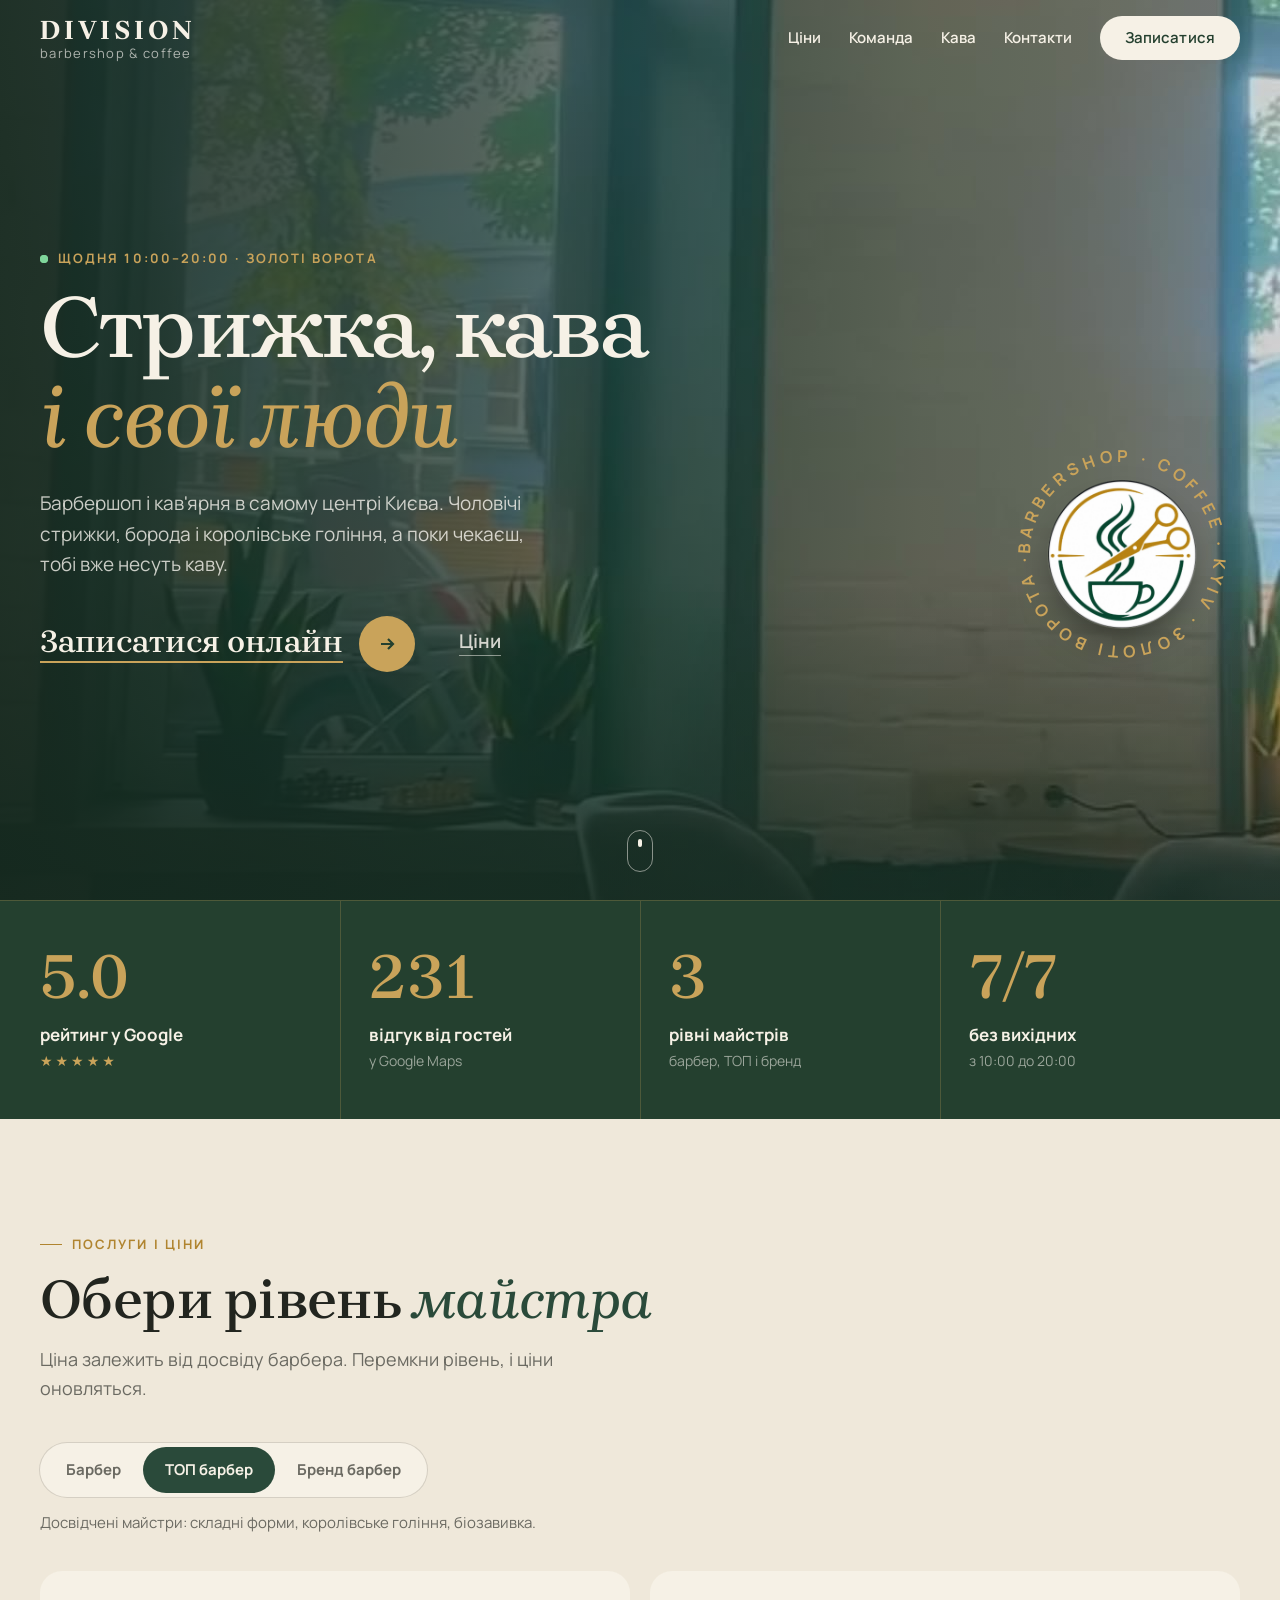
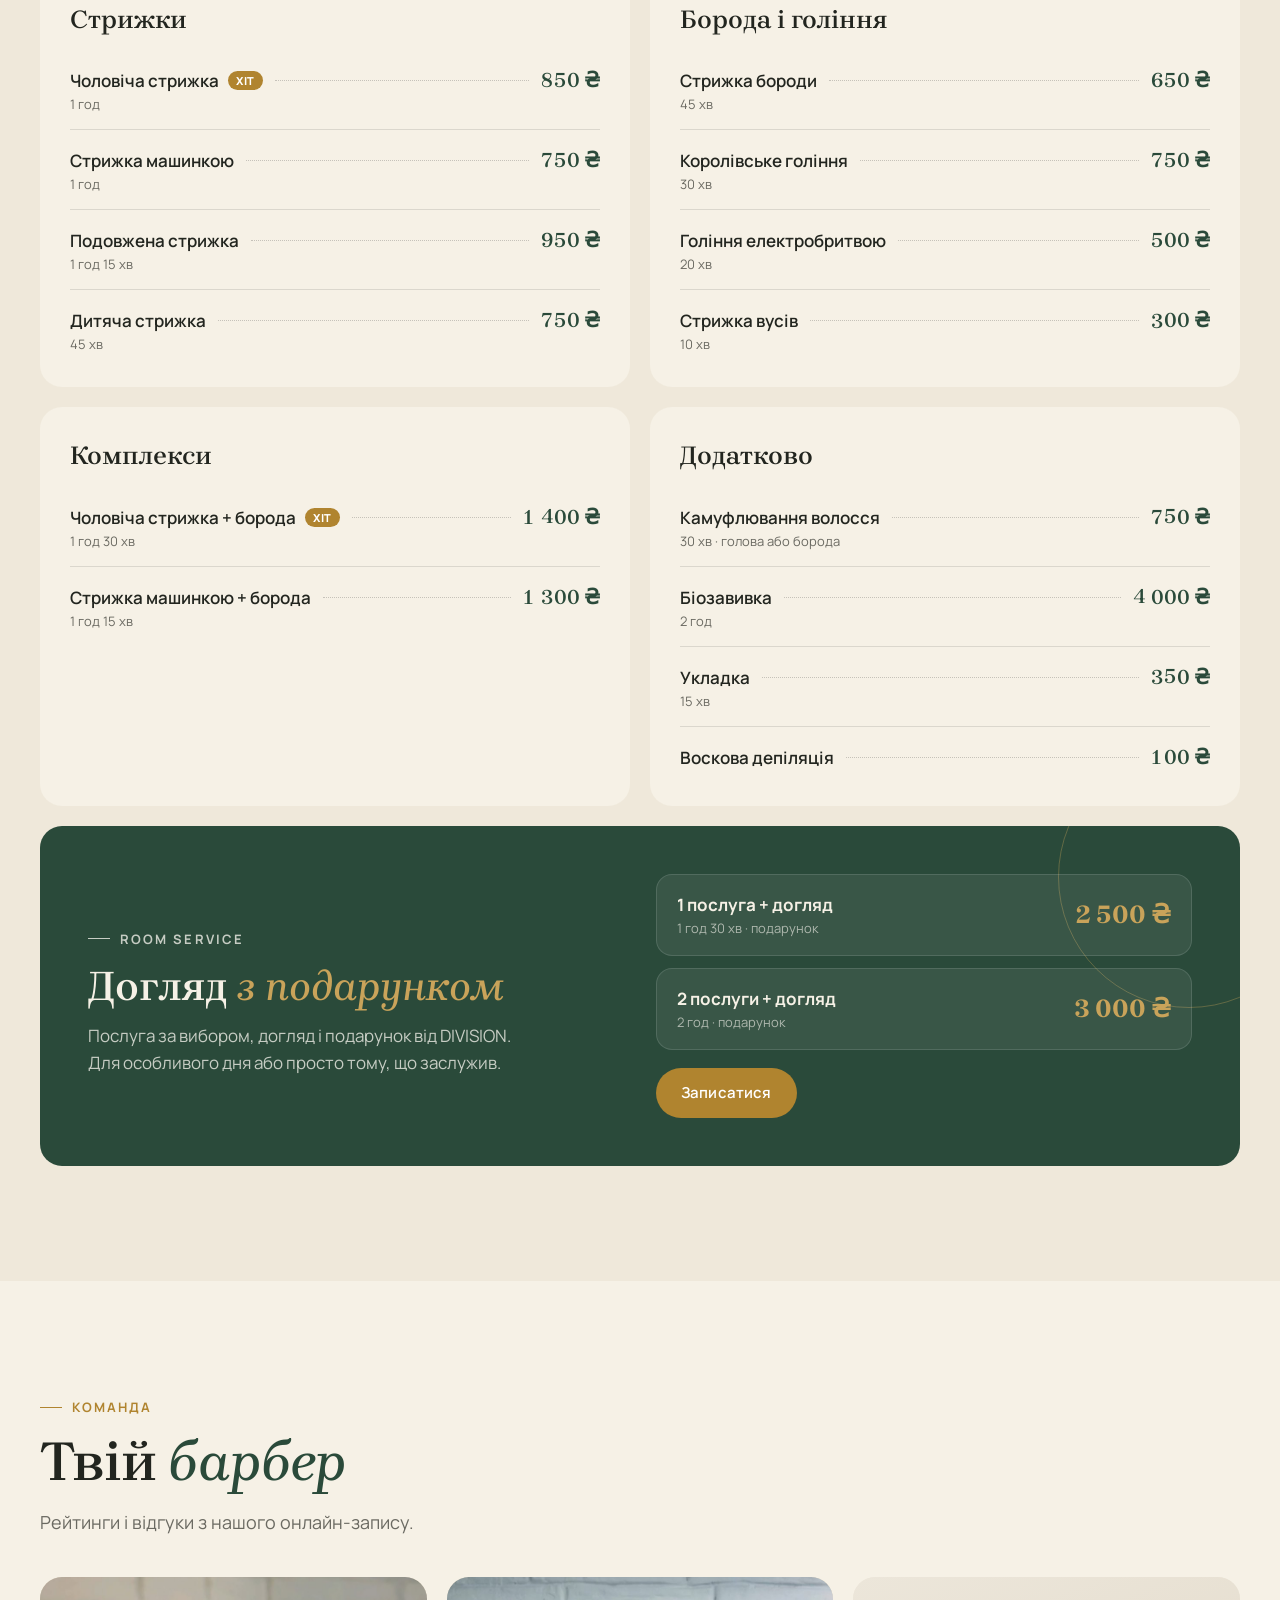
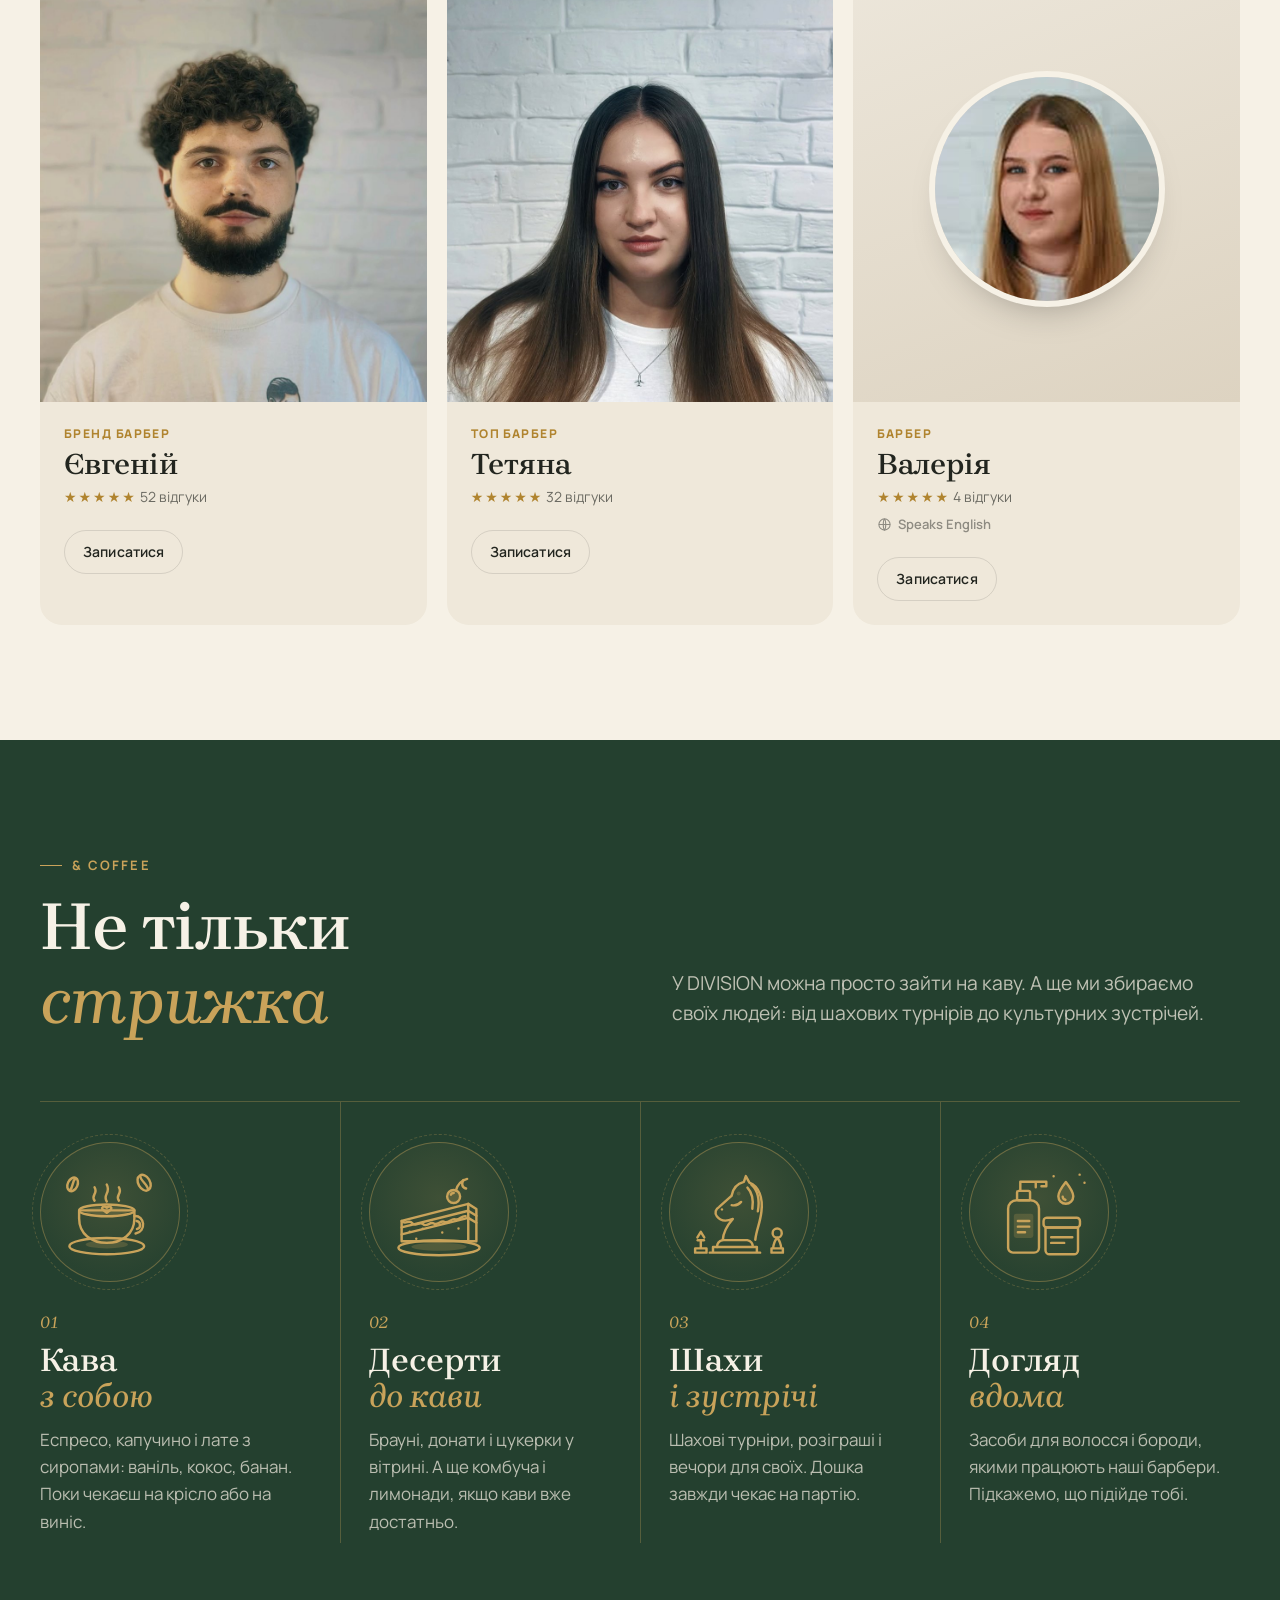
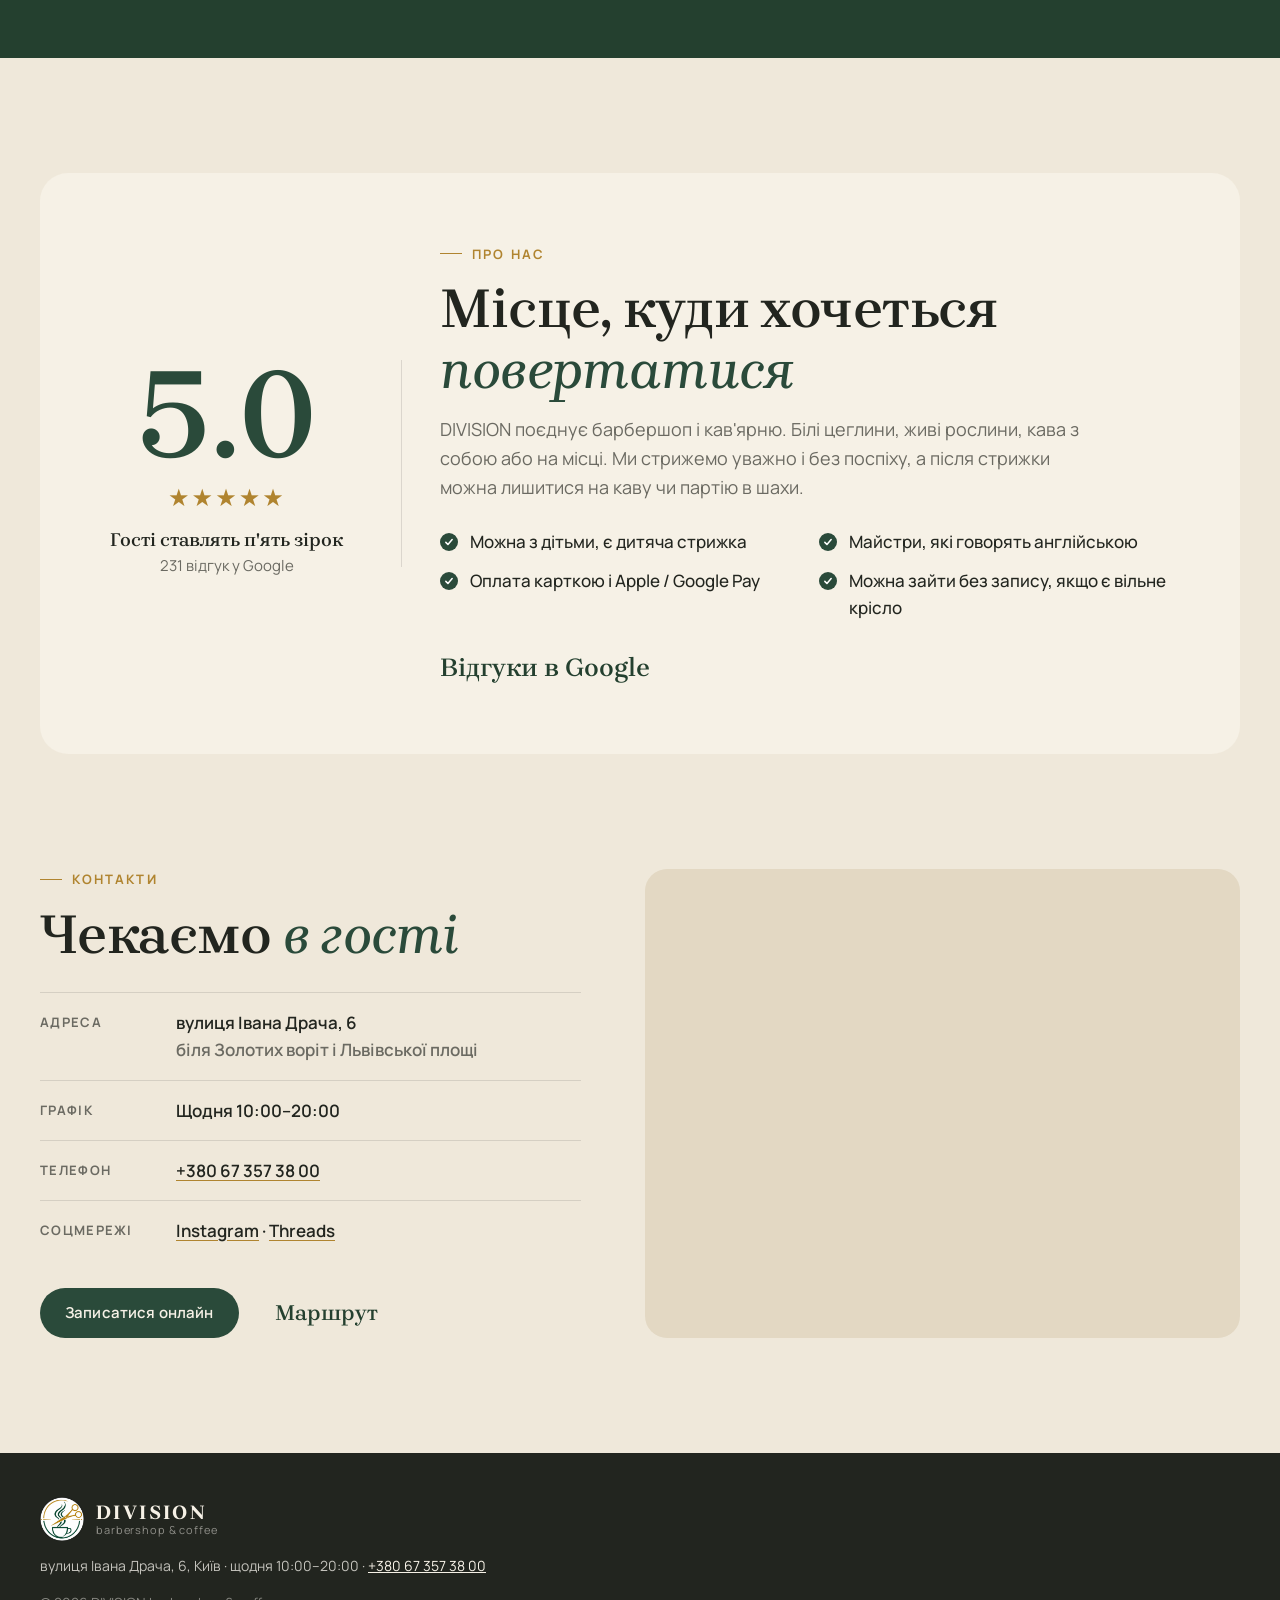
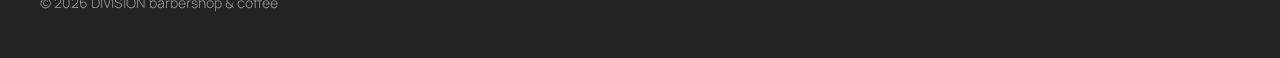
<file: division/index.html>
<!doctype html>
<html lang="uk">
<head>
<meta charset="utf-8">
<meta name="viewport" content="width=device-width, initial-scale=1, viewport-fit=cover">
<title>DIVISION barbershop & coffee — барбершоп біля Золотих воріт, Київ</title>
<meta name="description" content="Барбершоп і кава на вулиці Івана Драча, 6, біля Золотих воріт. Стрижки, борода, королівське гоління. Щодня 10:00–20:00. Онлайн-запис до свого барбера.">
<meta name="theme-color" content="#163625">
<meta property="og:title" content="DIVISION barbershop & coffee">
<meta property="og:description" content="Барбершоп і кава біля Золотих воріт. Щодня 10:00–20:00.">
<meta property="og:image" content="img/poster-d.jpg">
<link rel="icon" href="img/logo.png">
<link rel="preconnect" href="https://fonts.googleapis.com">
<link rel="preconnect" href="https://fonts.gstatic.com" crossorigin>
<link href="https://fonts.googleapis.com/css2?family=Brygada+1918:ital,wght@0,500;0,600;0,700;1,500;1,600&family=Alice&family=Lora:ital,wght@0,500;0,600;1,500&family=Manrope:wght@400;500;600;700;800&display=swap" rel="stylesheet">
<link rel="preload" as="image" href="img/poster-m.jpg" media="(max-width: 680px)">
<link rel="preload" as="image" href="img/poster-d.jpg" media="(min-width: 681px)">
<link rel="stylesheet" href="styles.css?v=12">
</head>
<body>

<header class="nav" id="nav">
  <div class="wrap nav__in">
    <a href="#top" class="brand" aria-label="DIVISION, на початок">
      <span class="brand__mark">
        <span class="brand__ring" aria-hidden="true"><svg viewBox="0 0 200 200"><defs><path id="circS" d="M100,100 m-80,0 a80,80 0 1,1 160,0 a80,80 0 1,1 -160,0"/></defs><text><textPath href="#circS" textLength="502" lengthAdjust="spacing">BARBERSHOP · COFFEE · KYIV ·</textPath></text></svg></span>
        <img src="img/logo.png" alt="" width="44" height="44">
      </span>
      <span class="brand__txt"><b>DIVISION</b><small>barbershop &amp; coffee</small></span>
    </a>
    <nav class="nav__links" id="navLinks" aria-label="Розділи">
      <a href="#prices">Ціни</a>
      <a href="#team">Команда</a>
      <a href="#coffee">Кава</a>
      <a href="#contacts">Контакти</a>
    </nav>
    <a class="btn btn--green nav__cta js-book" href="#" target="_blank" rel="noopener">Записатися</a>
    <button class="burger" id="burger" aria-label="Меню" aria-expanded="false"><span></span><span></span></button>
  </div>
</header>

<main id="top">

<!-- HERO -->
<section class="hero">
  <div class="hero__bg" aria-hidden="true">
    <video id="heroVideo" muted autoplay loop playsinline preload="auto" poster="img/poster-d.jpg" data-m="img/hero-m.mp4" data-d="img/hero-d.mp4" data-pm="img/poster-m.jpg"></video>
  </div>
  <div class="wrap hero__in">
    <div class="hero__text">
      <p class="eyebrow eyebrow--light up"><i class="dot"></i>Щодня 10:00–20:00 · Золоті ворота</p>
      <h1 class="hero__title up" style="--d:.08s">Стрижка, кава <em>і&nbsp;свої люди</em></h1>
      <p class="hero__sub up" style="--d:.16s">Барбершоп і кав'ярня в самому центрі Києва. Чоловічі стрижки, борода і королівське гоління, а поки чекаєш, тобі вже несуть каву.</p>
      <div class="hero__cta up" style="--d:.24s">
        <a class="tlink tlink--hero js-book" href="#" target="_blank" rel="noopener"><span class="tlink__t">Записатися онлайн</span><span class="tlink__i"><svg class="arr" viewBox="0 0 20 20" aria-hidden="true"><path d="M4 10h11M11 5l5 5-5 5"/></svg></span></a>
        <a class="tlink tlink--sub" href="#prices"><span class="tlink__t">Ціни</span></a>
      </div>
    </div>
    <div class="badge up" style="--d:.3s" aria-hidden="true">
      <div class="badge__spin"><svg class="badge__ring" viewBox="0 0 200 200"><defs><path id="circ" d="M100,100 m-78,0 a78,78 0 1,1 156,0 a78,78 0 1,1 -156,0"/></defs><text><textPath href="#circ" textLength="486" lengthAdjust="spacing">BARBERSHOP · COFFEE · KYIV · ЗОЛОТІ ВОРОТА ·</textPath></text></svg></div>
      <img src="img/logo.png" alt="" width="96" height="96">
    </div>
  </div>
  <a class="hero__scroll" href="#numbers" aria-label="Гортати далі"><span></span></a>
</section>

<!-- NUMBERS -->
<section class="numbers" id="numbers" aria-label="DIVISION у цифрах">
  <div class="wrap numbers__in">
    <div class="num reveal"><b data-count="5.0">5.0</b><span>рейтинг у Google</span><small class="stars" aria-hidden="true">★★★★★</small></div>
    <div class="num reveal"><b data-count="231">231</b><span>відгук від гостей</span><small>у Google Maps</small></div>
    <div class="num reveal"><b data-count="3">3</b><span>рівні майстрів</span><small>барбер, ТОП і бренд</small></div>
    <div class="num reveal"><b>7/7</b><span>без вихідних</span><small>з 10:00 до 20:00</small></div>
  </div>
</section>

<!-- PRICES -->
<section class="prices" id="prices">
  <div class="wrap">
    <div class="sec-head">
      <p class="eyebrow reveal">Послуги і ціни</p>
      <h2 class="title reveal">Обери рівень <em>майстра</em></h2>
      <p class="lead reveal">Ціна залежить від досвіду барбера. Перемкни рівень, і ціни оновляться.</p>
    </div>

    <div class="levels reveal" role="tablist" aria-label="Рівень майстра" id="levels"></div>
    <p class="level-note reveal" id="levelNote"></p>

    <div class="menu" id="menu"></div>

    <div class="room reveal" id="room">
      <div class="room__head">
        <p class="eyebrow eyebrow--light">Room Service</p>
        <h3>Догляд <em>з подарунком</em></h3>
        <p>Послуга за вибором, догляд і подарунок від DIVISION. Для особливого дня або просто тому, що заслужив.</p>
      </div>
      <div class="room__opts">
        <div class="room__opt"><span>1 послуга + догляд</span><small>1 год 30 хв · подарунок</small><b>2 500 ₴</b></div>
        <div class="room__opt"><span>2 послуги + догляд</span><small>2 год · подарунок</small><b>3 000 ₴</b></div>
        <a class="btn btn--gold js-book" href="#" target="_blank" rel="noopener">Записатися</a>
      </div>
    </div>
  </div>
</section>

<!-- TEAM -->
<section class="team" id="team">
  <div class="wrap">
    <div class="sec-head">
      <p class="eyebrow reveal">Команда</p>
      <h2 class="title reveal">Твій <em>барбер</em></h2>
      <p class="lead reveal">Рейтинги і відгуки з нашого онлайн-запису.</p>
    </div>
    <div class="team__grid" id="teamGrid"></div>
  </div>
</section>

<!-- COFFEE -->
<section class="coffee" id="coffee">
  <div class="wrap">
    <div class="coffee__head">
      <div>
        <p class="eyebrow eyebrow--light reveal">&amp; coffee</p>
        <h2 class="title title--light reveal">Не тільки <em>стрижка</em></h2>
      </div>
      <p class="lead reveal">У DIVISION можна просто зайти на каву. А ще ми збираємо своїх людей: від шахових турнірів до культурних зустрічей.</p>
    </div>
    <ol class="perks">
      <li class="perk reveal">
        <div class="perk__ico"><svg class="ico" viewBox="0 0 64 64" aria-hidden="true"><ellipse cx="30" cy="53" rx="23" ry="5"/><ellipse cx="30" cy="52" rx="13" ry="2.4" class="f"/><path d="M13 31h34v5c0 9.5-7.6 15-17 15s-17-5.5-17-15z"/><ellipse cx="30" cy="31" rx="17" ry="3.6"/><ellipse cx="30" cy="31.3" rx="14" ry="2.4" class="f"/><path d="M27.6 30.6c-1.4-1.6.9-2.9 2.4-1.2 1.5-1.7 3.8-.4 2.4 1.2L30 32.4z"/><path d="M47 34.5c6.5-.6 7.6 9.8.5 10.8"/><path d="M48.3 37.5c2.8.2 2.9 4.6.3 5"/><path d="M22.5 25c-2.6-3.2 2.4-4.4 0-8.2 M30 25.5c-2.8-4 2.8-5.4 0-10.4 M37.5 25c-2.6-3.2 2.4-4.4 0-8.2"/><g transform="rotate(-30 53 14)"><ellipse cx="53" cy="14" rx="3.6" ry="5.2"/><path d="M53 9.2c-1.4 3 1.4 6.6 0 9.6"/></g><g transform="rotate(25 9 15)"><ellipse cx="9" cy="15" rx="3" ry="4.4"/><path d="M9 11c-1.2 2.6 1.2 5.4 0 8"/></g></svg></div>
        <div class="perk__txt"><span class="perk__n">01</span><h3>Кава <em>з собою</em></h3><p>Еспресо, капучино і лате з сиропами: ваніль, кокос, банан. Поки чекаєш на крісло або на виніс.</p></div>
      </li>
      <li class="perk reveal">
        <div class="perk__ico"><svg class="ico" viewBox="0 0 64 64" aria-hidden="true"><ellipse cx="32" cy="54" rx="25" ry="4.6"/><ellipse cx="32" cy="53.4" rx="17" ry="2.4" class="f"/><path d="M9 50V37.5L50 27v23z"/><path d="M50 27l5 3.2V50h-5"/><path d="M9 41.5L50 31.2 M9 45.8L50 35.6 M50 31.2l5 3.1 M50 35.6l5 3"/><path d="M9 37.5c2.2 2.8 4.4-1.2 6.6 1.4s4.4-1.6 6.6.6 4.4-2 6.6-.4 4.4-2.4 6.6-1 4.4-2.6 6.6-1.6 4.4-2.8 6.6-1.8"/><circle cx="41" cy="22.5" r="4" class="f"/><circle cx="41" cy="22.5" r="4"/><path d="M42.4 18.8c1-4 3.6-6.3 7-7.2"/><path d="M47 12.4c-1.4 2.4-.8 4.6 1.8 5.2"/><path d="M39.3 21.3a1.8 1.8 0 0 1 1.9-1"/><path d="M14 44.2l.01 0 M22 42.3l.01 0 M30 40.2l.01 0 M38 38.3l.01 0 M18 48.5l.01 0 M34 44.6l.01 0 M44 42.2l.01 0"/></svg></div>
        <div class="perk__txt"><span class="perk__n">02</span><h3>Десерти <em>до кави</em></h3><p>Брауні, донати і цукерки у вітрині. А ще комбуча і лимонади, якщо кави вже достатньо.</p></div>
      </li>
      <li class="perk reveal">
        <div class="perk__ico"><svg class="ico" viewBox="0 0 64 64" aria-hidden="true"><path d="M14 57h31M16 57v-3.5h27V57"/><path d="M18.5 53.5c0-2.4 1.6-3.8 3.4-4.2h15.2c1.8.4 3.4 1.8 3.4 4.2"/><path d="M22 49.3c.4-5.6 3-9.4 6.2-13-3.6 1.4-7.6 1.4-9.8-1.6-1.6-2.2-.8-4.6 1.4-5.8l7.6-6.8c.8-4.4 3.6-7.6 7.6-8.6l1.2-3.6 2.2 4c6 2.2 8.4 9.6 7.4 17.8-.8 7.2-3.2 11.6-3.8 17.6"/><circle cx="31.8" cy="20.6" r="1.2" class="f"/><path d="M21.5 30.4l.01 0"/><path d="M39.6 15.2c3.8 3.4 5.2 9.6 4 16.4 M37.2 17c2.8 3 3.8 7.8 3 13"/><path d="M27.5 27.8c2.2.4 4.4-.4 5.8-2"/><path d="M52 57v-2.6h7V57zM53 54.4c.2-3 1.2-5 2.5-6.6M58 54.4c-.2-3-1.2-5-2.5-6.6"/><circle cx="55.5" cy="45" r="2.8"/><path d="M5 57h7v-2.6H5zM8.5 54.4v-5"/><path d="M6.6 49.4h3.8"/><path d="M6.4 47.6l2.1-3.4 2.1 3.4"/></svg></div>
        <div class="perk__txt"><span class="perk__n">03</span><h3>Шахи <em>і зустрічі</em></h3><p>Шахові турніри, розіграші і вечори для своїх. Дошка завжди чекає на партію.</p></div>
      </li>
      <li class="perk reveal">
        <div class="perk__ico"><svg class="ico" viewBox="0 0 64 64" aria-hidden="true"><path d="M13 30c0-3 2.4-5.2 5.2-5.2h8.6c2.8 0 5.2 2.2 5.2 5.2v24c0 1.7-1.3 3-3 3H16c-1.7 0-3-1.3-3-3z"/><rect x="18.5" y="19" width="8" height="5.8" rx="1"/><path d="M20.5 19v-5.6h9.5v3.4 M30 13.4h6.5v2.8h-3"/><rect x="16.5" y="33" width="12" height="15" rx="1.5" class="f"/><path d="M19 37.5h7M19 41h7M19 44.5h4.4"/><path d="M36 41.5h20v14c0 1.4-1.1 2.5-2.5 2.5h-15A2.5 2.5 0 0 1 36 55.5z"/><rect x="34.8" y="35.5" width="22.4" height="6" rx="2"/><path d="M39.5 47.5h13M39.5 51h8"/><path d="M48.5 13.5s-4.6 5.8-4.6 8.8a4.6 4.6 0 0 0 9.2 0c0-3-4.6-8.8-4.6-8.8z" class="f"/><path d="M48.5 13.5s-4.6 5.8-4.6 8.8a4.6 4.6 0 0 0 9.2 0c0-3-4.6-8.8-4.6-8.8z"/><path d="M46.6 22.6a2 2 0 0 0 1.8 1.9"/><path d="M57 9l.01 0M60 14l.01 0M41 10l.01 0"/></svg></div>
        <div class="perk__txt"><span class="perk__n">04</span><h3>Догляд <em>вдома</em></h3><p>Засоби для волосся і бороди, якими працюють наші барбери. Підкажемо, що підійде тобі.</p></div>
      </li>
    </ol>
  </div>
</section>

<!-- ABOUT + REVIEWS -->
<section class="reviews" id="about">
  <div class="wrap reviews__in reveal">
    <div class="score">
      <b>5.0</b>
      <span class="stars" aria-hidden="true">★★★★★</span>
      <p><strong>Гості ставлять п'ять зірок</strong>231 відгук у Google</p>
    </div>
    <div class="reviews__text">
      <p class="eyebrow">Про нас</p>
      <h2 class="title">Місце, куди хочеться <em>повертатися</em></h2>
      <p class="lead">DIVISION поєднує барбершоп і кав'ярню. Білі цеглини, живі рослини, кава з собою або на місці. Ми стрижемо уважно і без поспіху, а після стрижки можна лишитися на каву чи партію в шахи.</p>
      <ul class="ticks">
        <li>Можна з дітьми, є дитяча стрижка</li>
        <li>Майстри, які говорять англійською</li>
        <li>Оплата карткою і Apple / Google Pay</li>
        <li>Можна зайти без запису, якщо є вільне крісло</li>
      </ul>
      <a class="tlink" href="https://maps.google.com/?cid=10913916003211813903" target="_blank" rel="noopener"><span class="tlink__t">Відгуки в Google</span></a>
    </div>
  </div>
</section>

<!-- CONTACTS -->
<section class="contacts" id="contacts">
  <div class="wrap contacts__in">
    <div class="contacts__info">
      <p class="eyebrow reveal">Контакти</p>
      <h2 class="title reveal">Чекаємо <em>в гості</em></h2>
      <dl class="info reveal">
        <div><dt>Адреса</dt><dd>вулиця Івана Драча, 6<br><span class="muted">біля Золотих воріт і Львівської площі</span></dd></div>
        <div><dt>Графік</dt><dd>Щодня 10:00–20:00</dd></div>
        <div><dt>Телефон</dt><dd><a href="tel:+380673573800">+380 67 357 38 00</a></dd></div>
        <div><dt>Соцмережі</dt><dd><a href="https://www.instagram.com/division.kyiv/" target="_blank" rel="noopener">Instagram</a> · <a href="https://www.threads.net/@division.kyiv" target="_blank" rel="noopener">Threads</a></dd></div>
      </dl>
      <div class="contacts__cta reveal">
        <a class="btn btn--green js-book" href="#" target="_blank" rel="noopener">Записатися онлайн</a>
        <a class="tlink tlink--sm" href="https://maps.google.com/?cid=10913916003211813903" target="_blank" rel="noopener"><span class="tlink__t">Маршрут</span></a>
      </div>
    </div>
    <div class="map reveal">
      <iframe title="DIVISION на карті" loading="lazy" referrerpolicy="no-referrer-when-downgrade" src="https://maps.google.com/maps?q=DIVISION%20barbershop%20%26%20coffee%2C%20%D0%B2%D1%83%D0%BB%D0%B8%D1%86%D1%8F%20%D0%86%D0%B2%D0%B0%D0%BD%D0%B0%20%D0%94%D1%80%D0%B0%D1%87%D0%B0%206%2C%20%D0%9A%D0%B8%D1%97%D0%B2&z=16&output=embed"></iframe>
    </div>
  </div>
</section>

</main>

<footer class="foot">
  <div class="wrap foot__in">
    <div class="brand brand--foot"><img src="img/logo.png" alt="" width="40" height="40"><span class="brand__txt"><b>DIVISION</b><small>barbershop &amp; coffee</small></span></div>
    <p>вулиця Івана Драча, 6, Київ · щодня 10:00–20:00 · <a href="tel:+380673573800">+380 67 357 38 00</a></p>
    <p class="muted">© 2026 DIVISION barbershop &amp; coffee</p>
  </div>
</footer>

<dialog class="book" id="book" aria-label="Онлайн-запис">
  <div class="book__head">
    <img src="img/logo.png" alt="" width="36" height="36">
    <div><b>Онлайн-запис</b><small>DIVISION barbershop &amp; coffee</small></div>
    <button class="book__close" id="bookClose" aria-label="Закрити">×</button>
  </div>
  <div class="book__body">
    <div class="book__loading" id="bookLoading"><i></i>Завантажуємо вільний час…</div>
    <iframe id="bookFrame" title="Онлайн-запис DIVISION" allow="payment"></iframe>
  </div>
  <a class="book__alt js-book-tab" href="#" target="_blank" rel="noopener">Не відкривається? Записатися в новій вкладці</a>
</dialog>

<div class="sticky" id="sticky">
  <a class="btn btn--green js-book" href="#" target="_blank" rel="noopener">Записатися онлайн</a>
  <a class="sticky__call" href="tel:+380673573800" aria-label="Зателефонувати"><svg viewBox="0 0 24 24" aria-hidden="true"><path d="M5 4h4l2 5-2.5 1.5a11 11 0 0 0 5 5L15 13l5 2v4a2 2 0 0 1-2 2A16 16 0 0 1 3 6a2 2 0 0 1 2-2"/></svg></a>
</div>

<script src="data.js?v=2"></script>
<script src="app.js?v=8"></script>
</body>
</html>
</file>
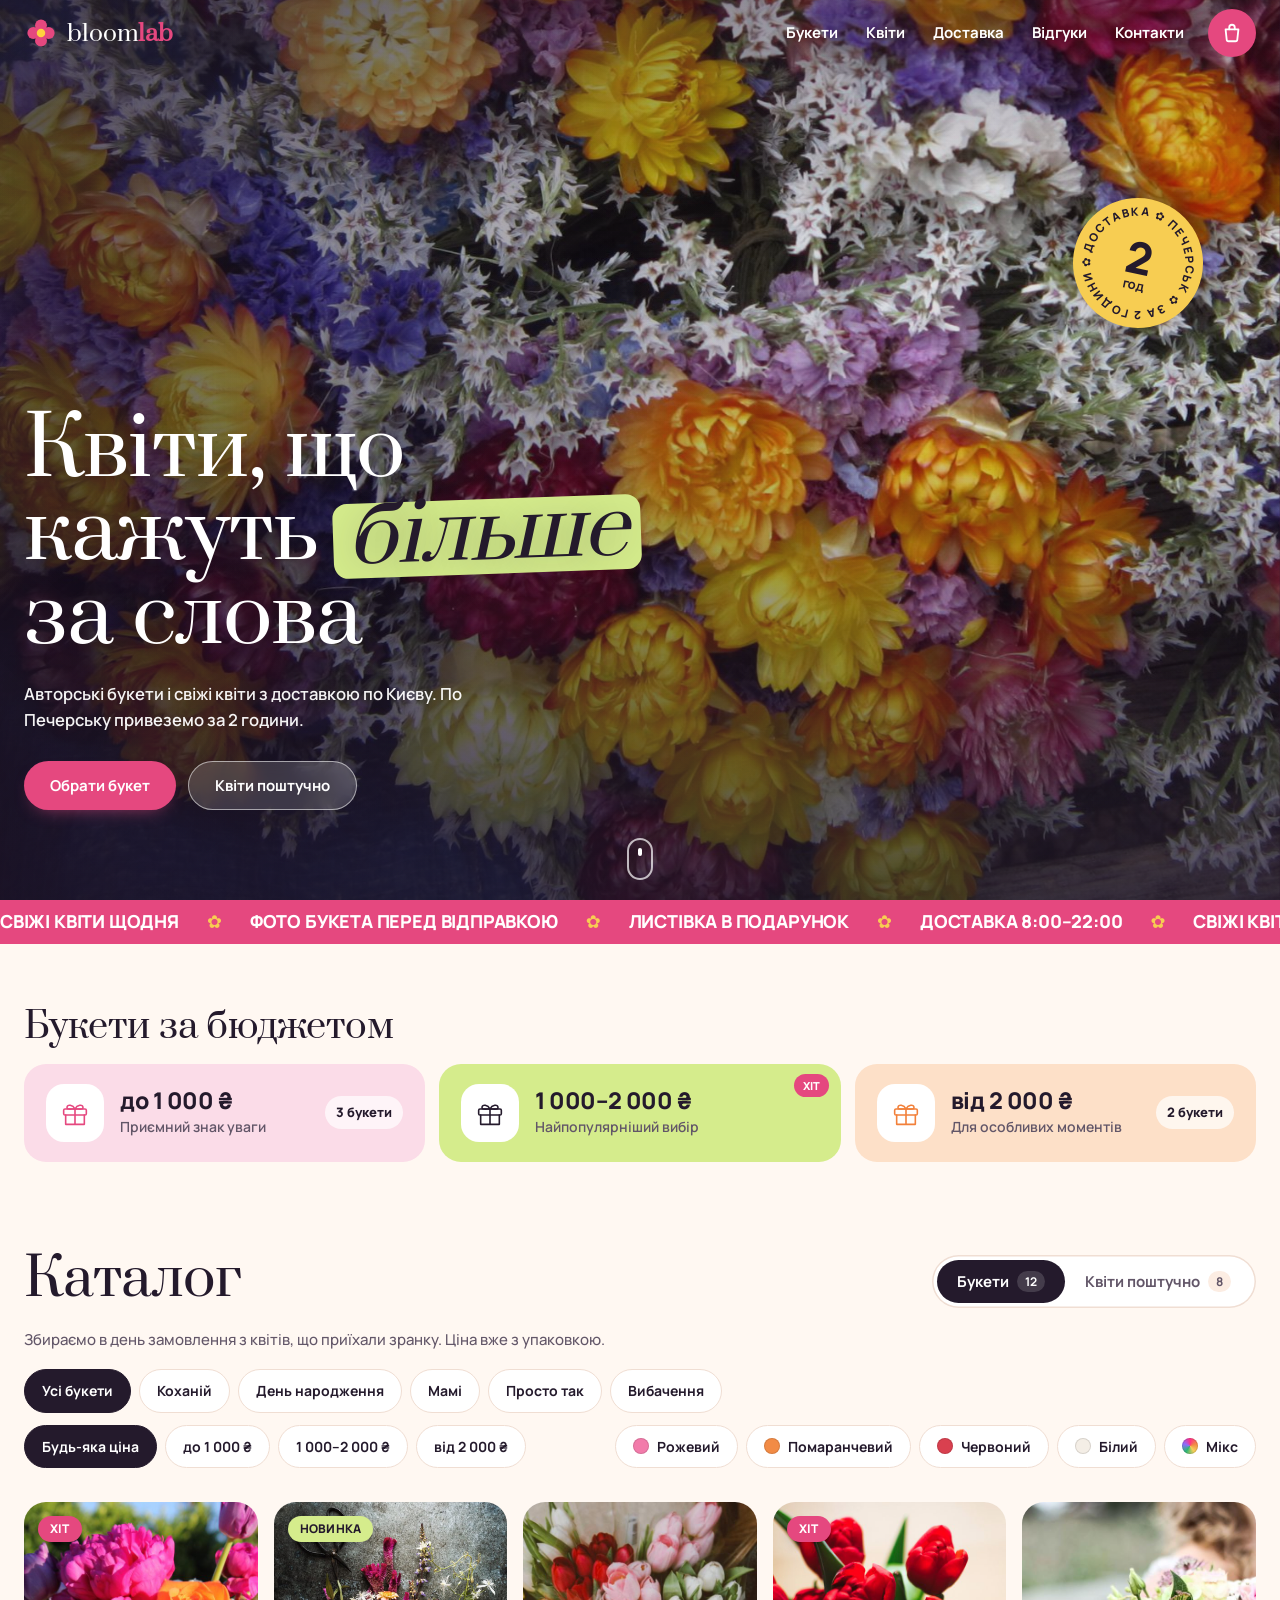
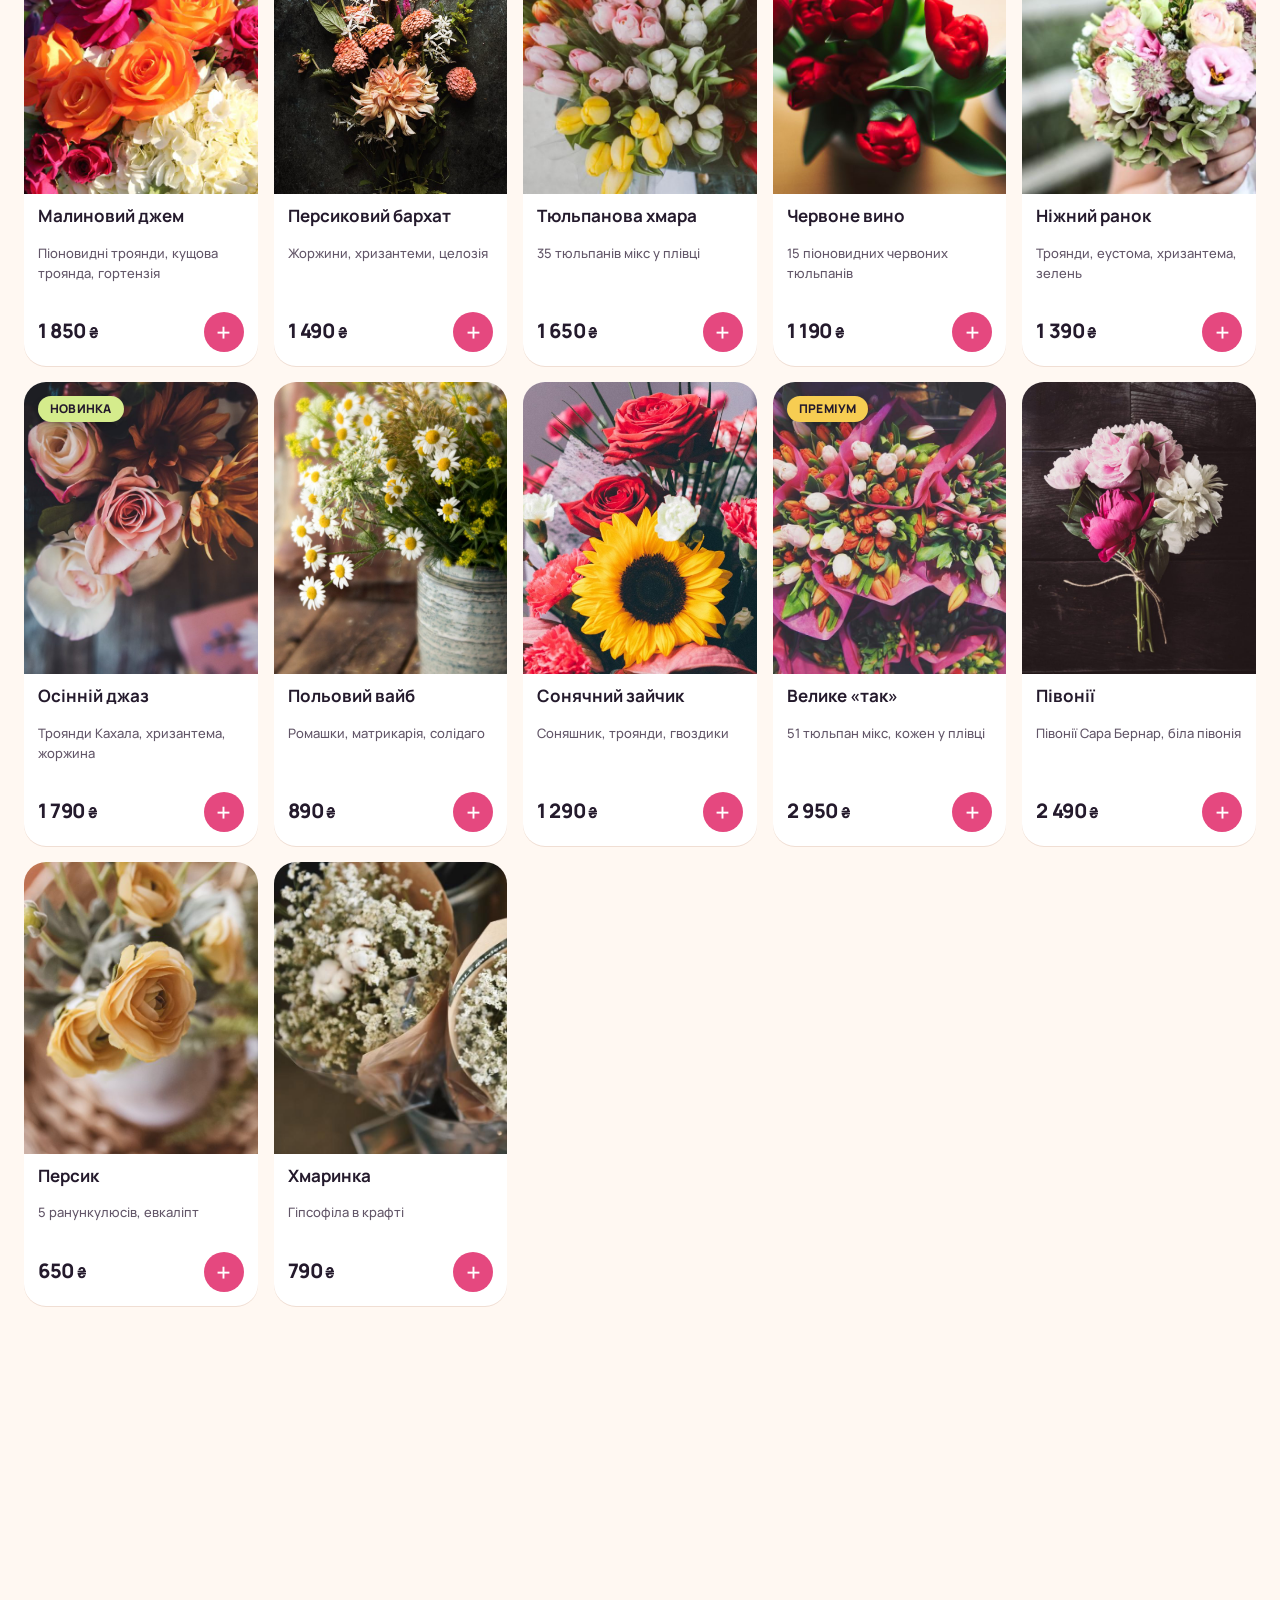
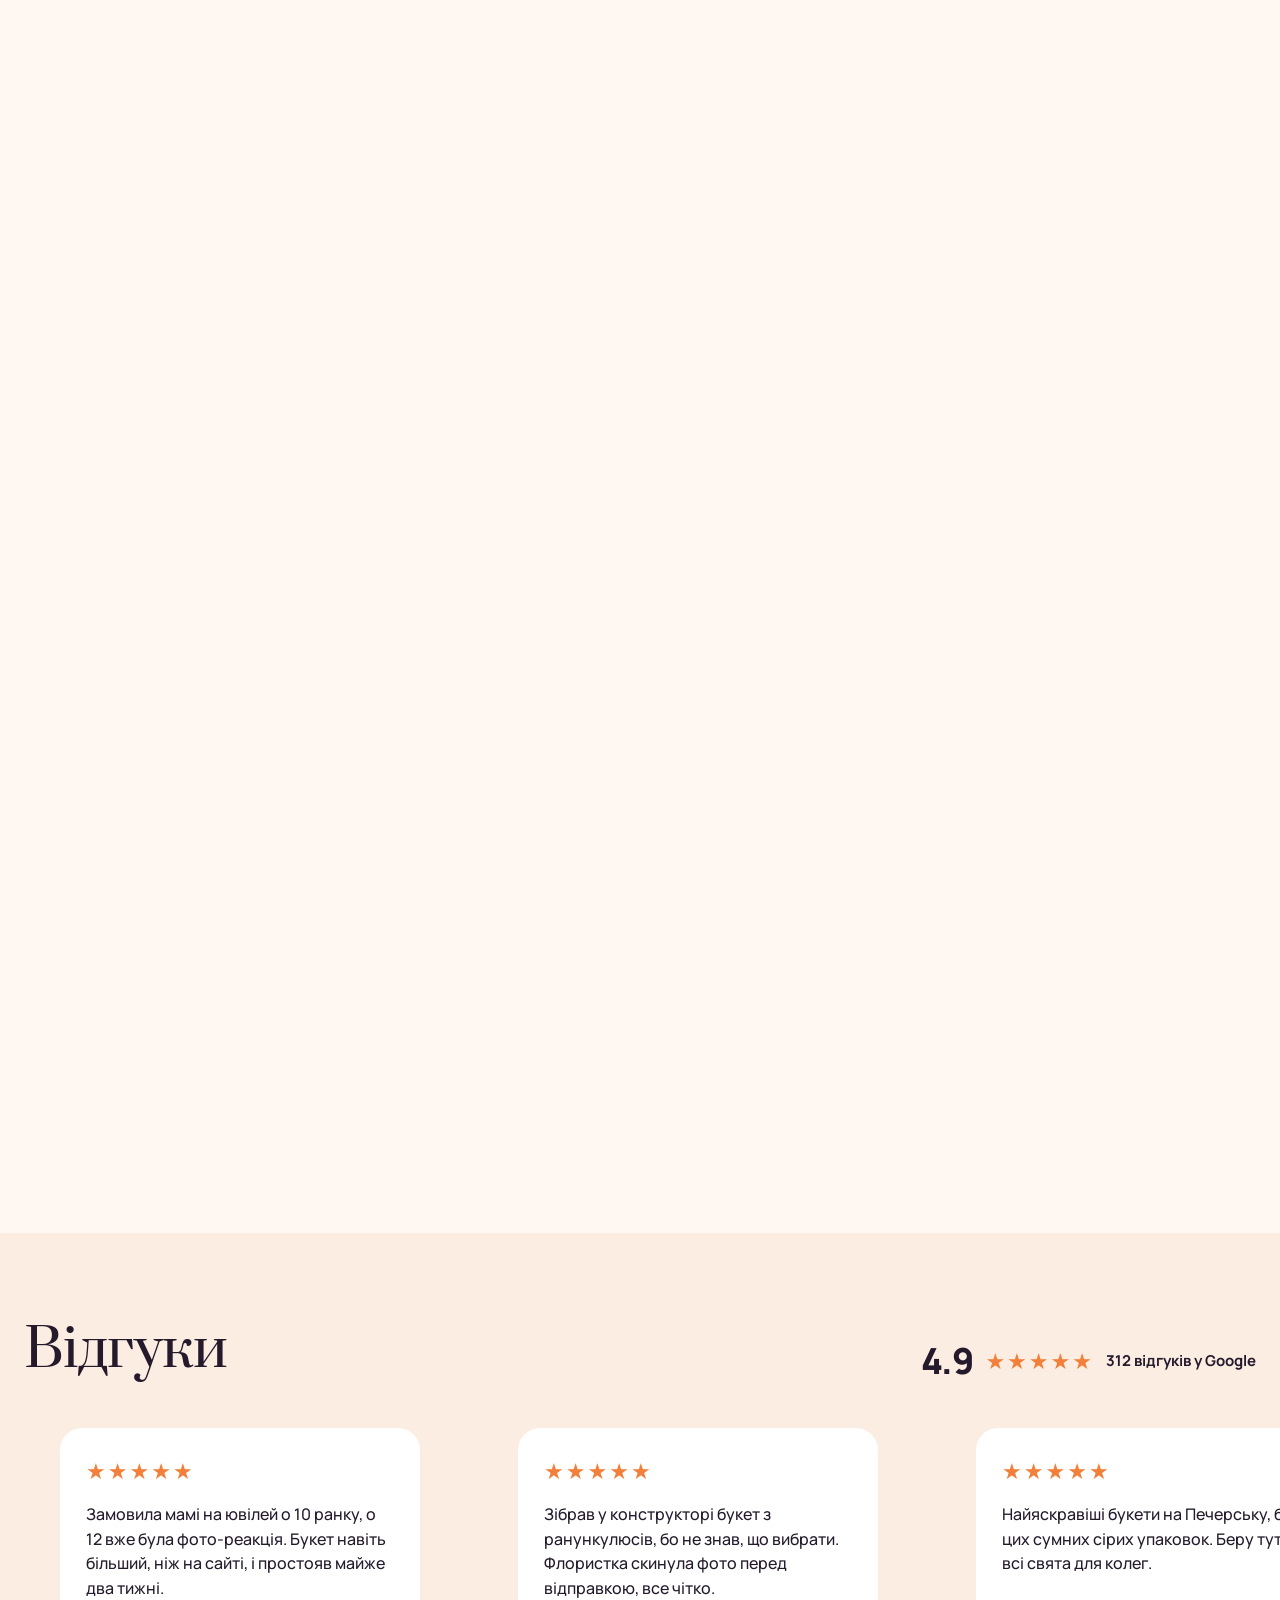
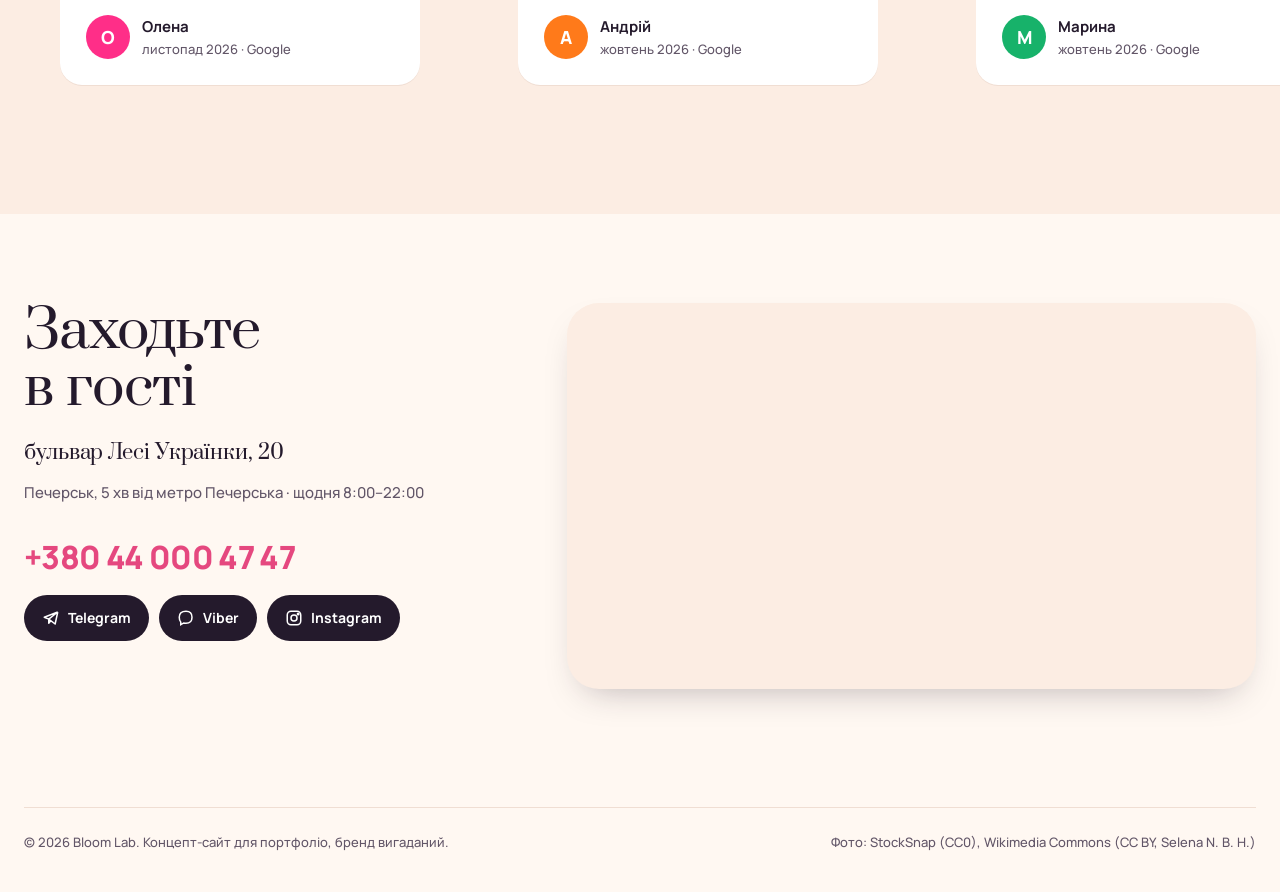
<file: flowers/index.html>
<!doctype html>
<html lang="uk">
<head>
<meta charset="utf-8">
<meta name="viewport" content="width=device-width, initial-scale=1, viewport-fit=cover">
<title>Bloom Lab — квіткова майстерня на Печерську, доставка квітів Київ</title>
<meta name="description" content="Авторські букети і свіжі квіти з доставкою по Києву. По Печерську за 2 години. Букети і квіти поштучно, листівка, фото перед відправкою.">
<meta name="theme-color" content="#E5487F">
<meta property="og:title" content="Bloom Lab — яскраві букети з доставкою за 2 години">
<meta property="og:description" content="Квіткова майстерня на Печерську. Доставка по всьому Києву.">
<meta property="og:image" content="img/hero.jpg">
<link rel="icon" href="data:image/svg+xml,%3Csvg xmlns='http://www.w3.org/2000/svg' viewBox='0 0 64 64'%3E%3Crect width='64' height='64' rx='18' fill='%23FF2E88'/%3E%3Cg fill='%23FFF8F0'%3E%3Ccircle cx='32' cy='20' r='9'/%3E%3Ccircle cx='44' cy='32' r='9'/%3E%3Ccircle cx='32' cy='44' r='9'/%3E%3Ccircle cx='20' cy='32' r='9'/%3E%3C/g%3E%3Ccircle cx='32' cy='32' r='7' fill='%23FFD23F'/%3E%3C/svg%3E">
<link rel="preconnect" href="https://fonts.googleapis.com">
<link rel="preconnect" href="https://fonts.gstatic.com" crossorigin>
<link href="https://fonts.googleapis.com/css2?family=Prata&family=Oranienbaum&family=Manrope:wght@400;500;600;700;800&display=swap" rel="stylesheet">
<link rel="preload" as="image" href="img/hero-m.jpg" media="(max-width: 767px)">
<link rel="preload" as="image" href="img/hero.jpg" media="(min-width: 768px)">
<script>try{if(/[?&]font=2/.test(location.search))document.documentElement.classList.add("font-alt")}catch(e){}</script>
<link rel="stylesheet" href="styles.css?v=10">
</head>
<body>

<header class="nav" id="nav">
  <div class="wrap nav__in">
    <a href="#top" class="logo" aria-label="Bloom Lab, на початок">
      <svg viewBox="0 0 40 40" aria-hidden="true"><g fill="currentColor"><circle cx="20" cy="11" r="7"/><circle cx="29" cy="20" r="7"/><circle cx="20" cy="29" r="7"/><circle cx="11" cy="20" r="7"/></g><circle cx="20" cy="20" r="5" fill="#FFD23F"/></svg>
      <span>bloom<b>lab</b></span>
    </a>
    <nav class="nav__links" aria-label="Розділи">
      <a href="#shop" data-tab-link="bouquets">Букети</a>
      <a href="#shop" data-tab-link="flowers">Квіти</a>
      <a href="#delivery">Доставка</a>
      <a href="#reviews">Відгуки</a>
      <a href="#contacts">Контакти</a>
    </nav>
    <button class="cart-btn" id="cartBtn" type="button" aria-label="Кошик">
      <svg viewBox="0 0 24 24" fill="none" stroke="currentColor" stroke-width="2" stroke-linecap="round" stroke-linejoin="round" aria-hidden="true"><path d="M5 8h14l-1.2 11.1a2 2 0 0 1-2 1.9H8.2a2 2 0 0 1-2-1.9L5 8z"/><path d="M9 8V6a3 3 0 0 1 6 0v2"/></svg>
      <span class="cart-btn__n" id="cartCount">0</span>
    </button>
    <button class="nav__burger" aria-label="Меню" aria-expanded="false" id="burger"><span></span><span></span></button>
  </div>
  <div class="mnav" id="mnav">
    <a href="#shop" data-tab-link="bouquets">Букети</a>
    <a href="#shop" data-tab-link="flowers">Квіти поштучно</a>
    <a href="#delivery">Доставка і оплата</a>
    <a href="#reviews">Відгуки</a>
    <a href="#contacts">Контакти</a>
  </div>
</header>

<main id="top">

  <!-- 1. HERO -->
  <section class="hero" id="hero">
    <picture class="hero__bg" id="heroBg">
      <source media="(max-width: 767px)" srcset="img/hero-m.jpg">
      <img src="img/hero.jpg" alt="Яскравий букет від Bloom Lab" fetchpriority="high">
    </picture>
    <div class="hero__shade"></div>
    <div class="wrap hero__in">
      <h1 class="hero__title">Квіти, що<br>кажуть <span class="hl">більше</span><br>за слова</h1>
      <p class="hero__lead">Авторські букети і свіжі квіти з доставкою по Києву. По Печерську привеземо за 2 години.</p>
      <div class="hero__actions">
        <a href="#shop" class="btn btn--pink btn--lg" data-tab-link="bouquets">Обрати букет</a>
        <a href="#shop" class="btn btn--glass btn--lg" data-tab-link="flowers">Квіти поштучно</a>
      </div>
    </div>
    <div class="hero__badge" aria-hidden="true">
      <svg viewBox="0 0 120 120"><defs><path id="circ" d="M60,60 m-44,0 a44,44 0 1,1 88,0 a44,44 0 1,1 -88,0"/></defs><text><textPath href="#circ" textLength="272" lengthAdjust="spacing">доставка ✿ печерськ ✿ за 2 години ✿</textPath></text></svg>
      <span>2<small>год</small></span>
    </div>
    <a href="#shop" class="hero__scroll" aria-label="Гортати вниз"><span></span></a>
  </section>

  <div class="ticker" aria-hidden="true">
    <div class="ticker__track">
      <span>Свіжі квіти щодня</span><i>✿</i><span>Фото букета перед відправкою</span><i>✿</i><span>Листівка в подарунок</span><i>✿</i><span>Доставка 8:00–22:00</span><i>✿</i>
      <span>Свіжі квіти щодня</span><i>✿</i><span>Фото букета перед відправкою</span><i>✿</i><span>Листівка в подарунок</span><i>✿</i><span>Доставка 8:00–22:00</span><i>✿</i>
    </div>
  </div>


  <!-- BUDGET -->
  <section class="budget" id="budget">
    <div class="wrap">
      <h2 class="sub-h reveal">Букети за бюджетом</h2>
      <div class="bud">
        <button type="button" class="bud__c bud__c--1 reveal" data-price="lo"><span class="bud__ic"><svg viewBox="0 0 48 48" fill="none" stroke="currentColor" stroke-width="2.4" stroke-linecap="round" stroke-linejoin="round"><rect x="7" y="18" width="34" height="9" rx="2"/><path d="M10 27v14h28V27M24 18v23"/><path d="M24 18c-3-6-12-8-12-2 0 3 5 2 12 2zM24 18c3-6 12-8 12-2 0 3-5 2-12 2z"/></svg></span><span><b>до 1 000 ₴</b><small>Приємний знак уваги</small></span><em data-cnt="lo"></em></button>
        <button type="button" class="bud__c bud__c--2 reveal" data-price="mid"><span class="bud__ic"><svg viewBox="0 0 48 48" fill="none" stroke="currentColor" stroke-width="2.4" stroke-linecap="round" stroke-linejoin="round"><rect x="7" y="18" width="34" height="9" rx="2"/><path d="M10 27v14h28V27M24 18v23"/><path d="M24 18c-3-6-12-8-12-2 0 3 5 2 12 2zM24 18c3-6 12-8 12-2 0 3-5 2-12 2z"/></svg></span><span><b>1 000–2 000 ₴</b><small>Найпопулярніший вибір</small></span><em data-cnt="mid"></em><i class="bud__hit">Хіт</i></button>
        <button type="button" class="bud__c bud__c--3 reveal" data-price="hi"><span class="bud__ic"><svg viewBox="0 0 48 48" fill="none" stroke="currentColor" stroke-width="2.4" stroke-linecap="round" stroke-linejoin="round"><rect x="7" y="18" width="34" height="9" rx="2"/><path d="M10 27v14h28V27M24 18v23"/><path d="M24 18c-3-6-12-8-12-2 0 3 5 2 12 2zM24 18c3-6 12-8 12-2 0 3-5 2-12 2z"/></svg></span><span><b>від 2 000 ₴</b><small>Для особливих моментів</small></span><em data-cnt="hi"></em></button>
      </div>
    </div>
  </section>

  <!-- 2. SHOP -->
  <section class="section shop" id="shop">
    <div class="wrap">
      <div class="head reveal">
        <h2>Каталог</h2>
        <div class="tabs" role="tablist" aria-label="Каталог">
          <button type="button" class="tab" role="tab" data-tab="bouquets" aria-selected="true">Букети <small>12</small></button>
          <button type="button" class="tab" role="tab" data-tab="flowers" aria-selected="false">Квіти поштучно <small>8</small></button>
        </div>
      </div>
      <div class="pane" id="pane-bouquets">
      <p class="pane__lead">Збираємо в день замовлення з квітів, що приїхали зранку. Ціна вже з упаковкою.</p>
      <div class="filters" id="filters">
        <div class="filters__row" id="fOcc" role="group" aria-label="Привід"></div>
        <div class="filters__row filters__row--split">
          <div class="filters__group" id="fPrice" role="group" aria-label="Ціна"></div>
          <div class="filters__group" id="fColor" role="group" aria-label="Колір"></div>
        </div>
      </div>
      <div class="grid" id="grid"></div>
      <p class="empty" id="empty" hidden>Нічого не знайшли з такими фільтрами. <button type="button" class="link" id="resetF">Скинути фільтри</button> або подивіться <button type="button" class="link" data-tab-link="flowers">квіти поштучно</button>.</p>
      </div>
      <div class="pane" id="pane-flowers" hidden>
        <p class="pane__lead">Оберіть квіти, колір і кількість. Флорист збере їх у букет з упаковкою і зеленню, робота флориста 150 ₴ за замовлення.</p>
        <div class="fgrid2" id="flowerGrid"></div>
      </div>
    </div>
  </section>

  <!-- HOW -->
  <section class="section how" id="how">
    <div class="wrap">
      <div class="head head--c reveal"><h2>Як це <em class="it">працює</em></h2><p>Три кроки від кліку до усмішки. Ви бачите букет ще до того, як його отримають.</p></div>
      <ol class="how__list">
        <li class="reveal"><span class="how__ic2" aria-hidden="true"><svg viewBox="0 0 48 48" fill="none" stroke="currentColor" stroke-width="1.7" stroke-linecap="round" stroke-linejoin="round"><circle cx="16" cy="13" r="5.5"/><circle cx="16" cy="13" r="1.6"/><circle cx="32" cy="13" r="5.5"/><circle cx="32" cy="13" r="1.6"/><circle cx="24" cy="8" r="5.5"/><circle cx="24" cy="8" r="1.6"/><path d="M10 22c2-3 5-3 7-1M38 22c-2-3-5-3-7-1"/><path d="M11 23h26l-9 22h-8z"/><path d="M24 23v-9M18 23l-2-4.5M30 23l2-4.5"/><path d="M21 33c-3-2-6 0-4 2s5 0 7-2c2 2 5 4 7 2s-1-4-4-2"/></svg></span><h3>Оберіть букет</h3><p>Готовий букет з каталогу або квіти поштучно. Вкажіть дату, час і дані отримувача.</p></li>
        <li class="reveal"><span class="how__ic2" aria-hidden="true"><svg viewBox="0 0 48 48" fill="none" stroke="currentColor" stroke-width="1.7" stroke-linecap="round" stroke-linejoin="round"><rect x="6" y="16" width="36" height="24" rx="5"/><path d="M17 16l3-5h8l3 5"/><circle cx="24" cy="28" r="7"/><circle cx="24" cy="28" r="3.2"/><path d="M11 21h3"/><path d="M24 2v4M15 4l2 3M33 4l-2 3"/></svg></span><h3>Надішлемо фото</h3><p>Флорист збере букет зі свіжих квітів і надішле фото у Viber або Telegram, щоб ви побачили подарунок ще до доставки.</p></li>
        <li class="reveal"><span class="how__ic2" aria-hidden="true"><svg viewBox="0 0 48 48" fill="none" stroke="currentColor" stroke-width="1.7" stroke-linecap="round" stroke-linejoin="round"><rect x="21" y="13" width="20" height="13" rx="1.5"/><path d="M31 13v13M21 18h20"/><path d="M31 13c-2-5-8-6-8-2.5S28 13 31 13zM31 13c2-5 8-6 8-2.5S34 13 31 13z"/><path d="M4 33l7-3c3-1 5-1 8 0l7 2.5c2.5 1 2 4-1 4h-7"/><path d="M4 43l8-3 16 2 14-8c2-2 0-5-3-4l-10 4"/></svg></span><h3>Доставимо отримувачу</h3><p>Кур'єр дбайливо вручить букет у погоджений час. По Печерську за 2 години, по Києву того ж дня.</p></li>
      </ol>
    </div>
  </section>

  <!-- 4. DELIVERY -->
  <section class="section delivery" id="delivery">
    <div class="wrap">
      <div class="head reveal">
        <h2>Доставка<span class="h-sticker h-sticker--orange">і оплата</span></h2>
        <p>Возимо щодня з 8:00 до 22:00. Перед відправкою надсилаємо фото букета у Viber або Telegram.</p>
      </div>
      <div class="dl">
        <div class="dl__big reveal">
          <div class="dl__big-n">2<small>год</small></div>
          <div><b>Доставка по Печерську</b><p>Від замовлення до дверей. Арсенальна, Кловська, Липки, Звіринець, Печерськ.</p></div>
        </div>
        <ul class="zones reveal" id="zones"></ul>
        <div class="dl__cards">
          <div class="dcard reveal"><span class="dcard__ic">🎁</span><b>Безкоштовно від 3&nbsp;000&nbsp;₴</b><p>Доставка по Києву в подарунок для великих замовлень.</p></div>
          <div class="dcard reveal"><span class="dcard__ic">⏰</span><b>Точно до години</b><p>Обираєте дату і двогодинне вікно, кур'єр дзвонить за 15 хвилин.</p></div>
          <div class="dcard reveal"><span class="dcard__ic">🤫</span><b>Можна анонімно</b><p>Не скажемо, від кого букет, якщо попросите. Листівка від руки.</p></div>
          <div class="dcard reveal"><span class="dcard__ic">💳</span><b>Як зручно</b><p>Карткою онлайн, Apple Pay та Google Pay, переказом або готівкою кур'єру.</p></div>
        </div>
      </div>
    </div>
  </section>

  <!-- 5. REVIEWS -->
  <section class="section reviews" id="reviews">
    <div class="wrap">
      <div class="head reveal">
        <h2>Відгуки</h2>
        <div class="rating"><b>4.9</b><span class="stars">★★★★★</span><span>312 відгуків у Google</span></div>
      </div>
    </div>
    <div class="rv" id="rv"></div>
  </section>

  <!-- 6. CONTACTS -->
  <section class="section contacts" id="contacts">
    <div class="wrap ct">
      <div class="ct__info reveal">
        <h2>Заходьте<br>в гості</h2>
        <p class="ct__addr" id="ctAddr"></p>
        <p class="muted" id="ctHours"></p>
        <a class="ct__phone" id="ctPhone"></a>
        <div class="socials" id="socials"></div>
      </div>
      <div class="ct__map reveal" id="map"></div>
    </div>
  </section>
</main>

<footer class="footer">
  <div class="wrap footer__in">
    <span>© 2026 Bloom Lab. Концепт-сайт для портфоліо, бренд вигаданий.</span>
    <span>Фото: StockSnap (CC0), Wikimedia Commons (CC BY, Selena N. B. H.)</span>
  </div>
</footer>

<!-- Cart -->
<div class="drawer" id="drawer" aria-hidden="true">
  <div class="drawer__bg" data-close></div>
  <aside class="drawer__panel" role="dialog" aria-modal="true" aria-labelledby="drawerTitle">
    <div class="drawer__head"><h3 id="drawerTitle">Кошик</h3><button class="x" type="button" data-close aria-label="Закрити">✕</button></div>
    <div class="drawer__body" id="cartBody"></div>
    <div class="drawer__foot" id="cartFoot"></div>
  </aside>
</div>

<!-- Checkout -->
<div class="modal" id="checkout" aria-hidden="true">
  <div class="modal__bg" data-close></div>
  <div class="modal__panel" role="dialog" aria-modal="true" aria-labelledby="coTitle">
    <button class="x" type="button" data-close aria-label="Закрити">✕</button>
    <form id="coForm" novalidate>
      <h3 id="coTitle">Оформлення</h3>
      <fieldset>
        <legend>Ваші контакти</legend>
        <div class="row2">
          <label class="fld"><span>Ім'я</span><input id="cName" autocomplete="name" required></label>
          <label class="fld"><span>Телефон</span><input id="cPhone" type="tel" inputmode="tel" autocomplete="tel" placeholder="+380" required></label>
        </div>
        <label class="toggle toggle--sm"><input type="checkbox" id="cOther"><span></span>Букет отримає інша людина</label>
        <div class="row2" id="recipient" hidden>
          <label class="fld"><span>Ім'я отримувача</span><input id="rName"></label>
          <label class="fld"><span>Телефон отримувача</span><input id="rPhone" type="tel" inputmode="tel" placeholder="+380"></label>
        </div>
      </fieldset>
      <fieldset>
        <legend>Доставка</legend>
        <div class="chips" id="cZone"></div>
        <label class="fld" id="addrFld"><span>Адреса</span><input id="cAddr" autocomplete="street-address" placeholder="Вулиця, будинок, квартира"></label>
        <span class="lbl">Дата</span>
        <div class="chips chips--scroll" id="cDate"></div>
        <span class="lbl">Час</span>
        <div class="chips" id="cTime"></div>
      </fieldset>
      <fieldset>
        <legend>Листівка</legend>
        <label class="fld"><span>Текст листівки <em id="cardLeft">200</em></span><textarea id="cCard" maxlength="200" rows="3" placeholder="Напишемо від руки. Можна залишити порожнім"></textarea></label>
        <label class="toggle toggle--sm"><input type="checkbox" id="cAnon"><span></span>Анонімно, не казати від кого</label>
      </fieldset>
      <fieldset>
        <legend>Оплата</legend>
        <div class="chips" id="cPay"></div>
      </fieldset>
      <div class="co-sum" id="coSum"></div>
      <p class="err" id="coErr" role="alert"></p>
      <button class="btn btn--pink btn--lg btn--block" type="submit" id="coSubmit">Замовити</button>
      <p class="muted small">Після замовлення флорист зв'яжеться з вами протягом 10 хвилин для підтвердження.</p>
    </form>
    <div class="done" id="coDone" hidden>
      <div class="done__ic">💐</div>
      <h3>Замовлення прийнято!</h3>
      <p id="doneText"></p>
      <button class="btn btn--pink" type="button" data-close>Чудово</button>
    </div>
  </div>
</div>

<div class="toast" id="toast" role="status" aria-live="polite"></div>

<script src="config.js?v=10"></script>
<script src="data.js?v=10"></script>
<script src="app.js?v=10"></script>
</body>
</html>
</file>
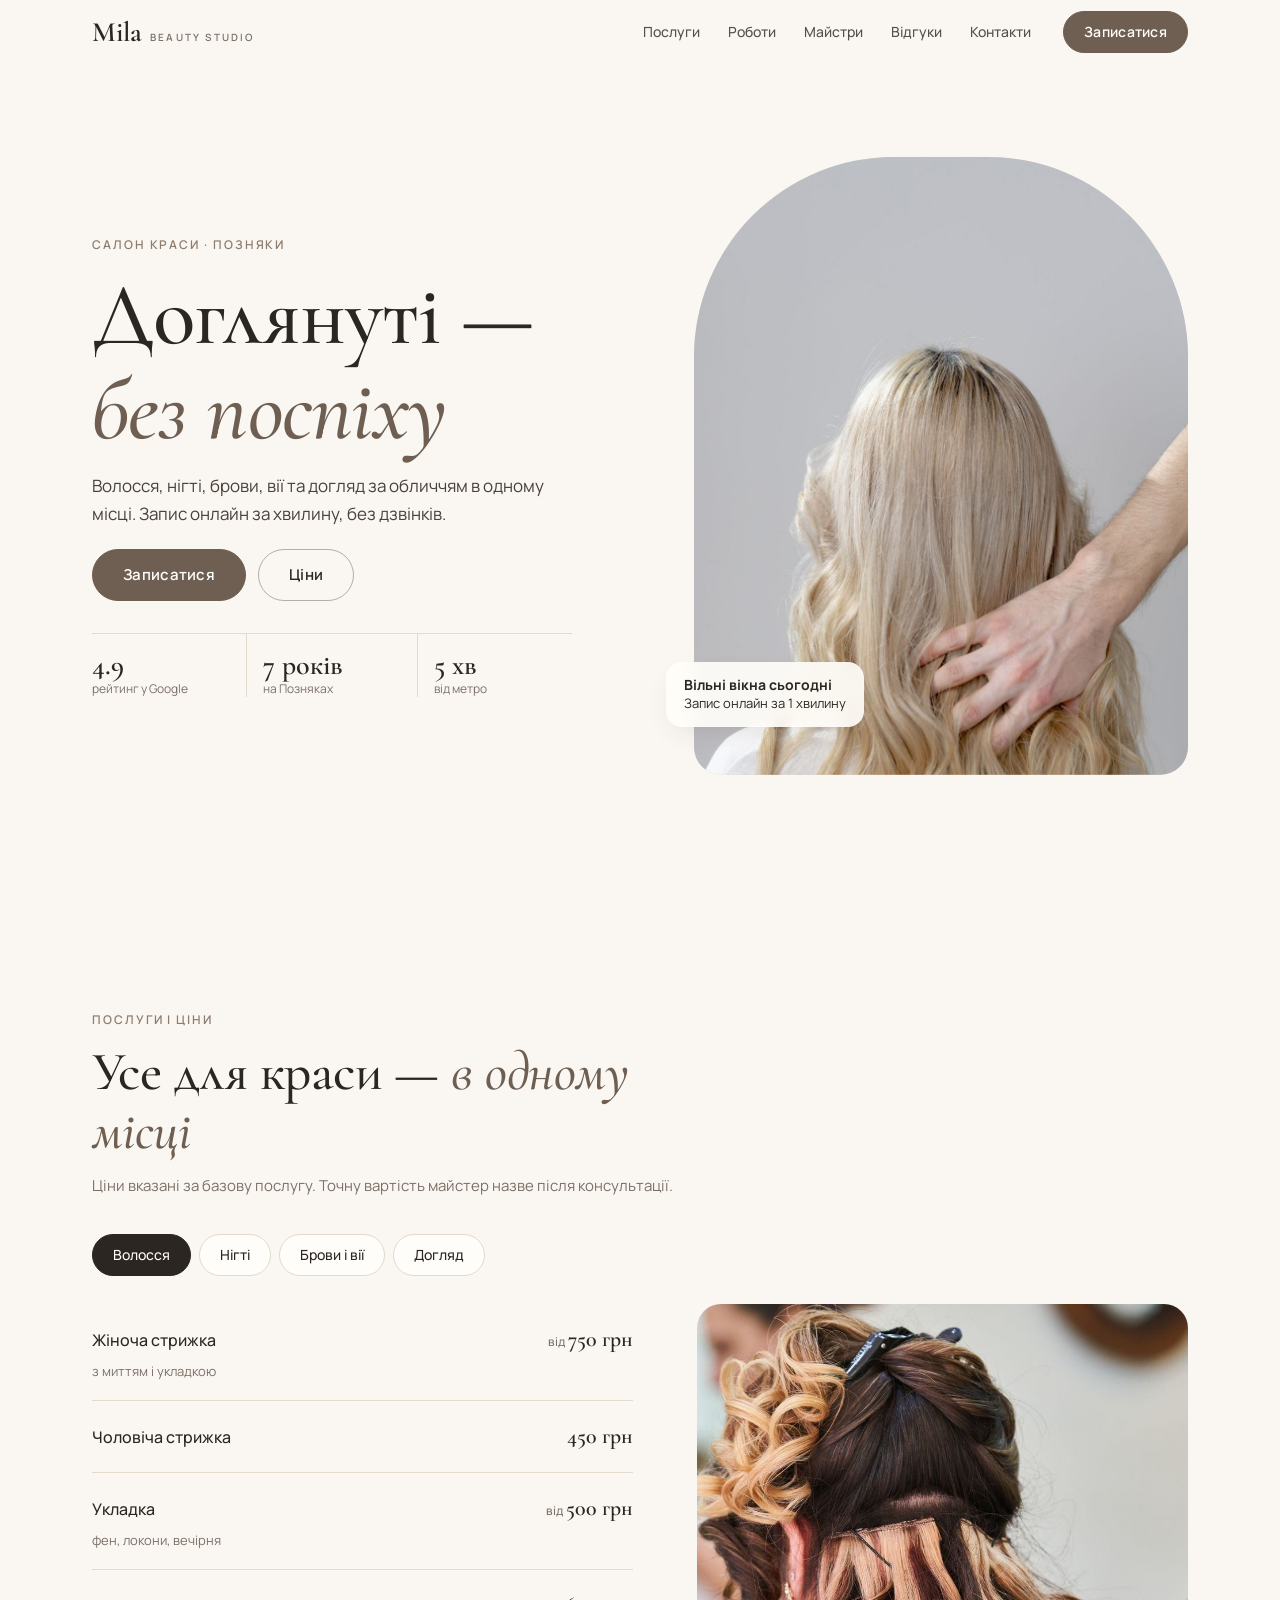
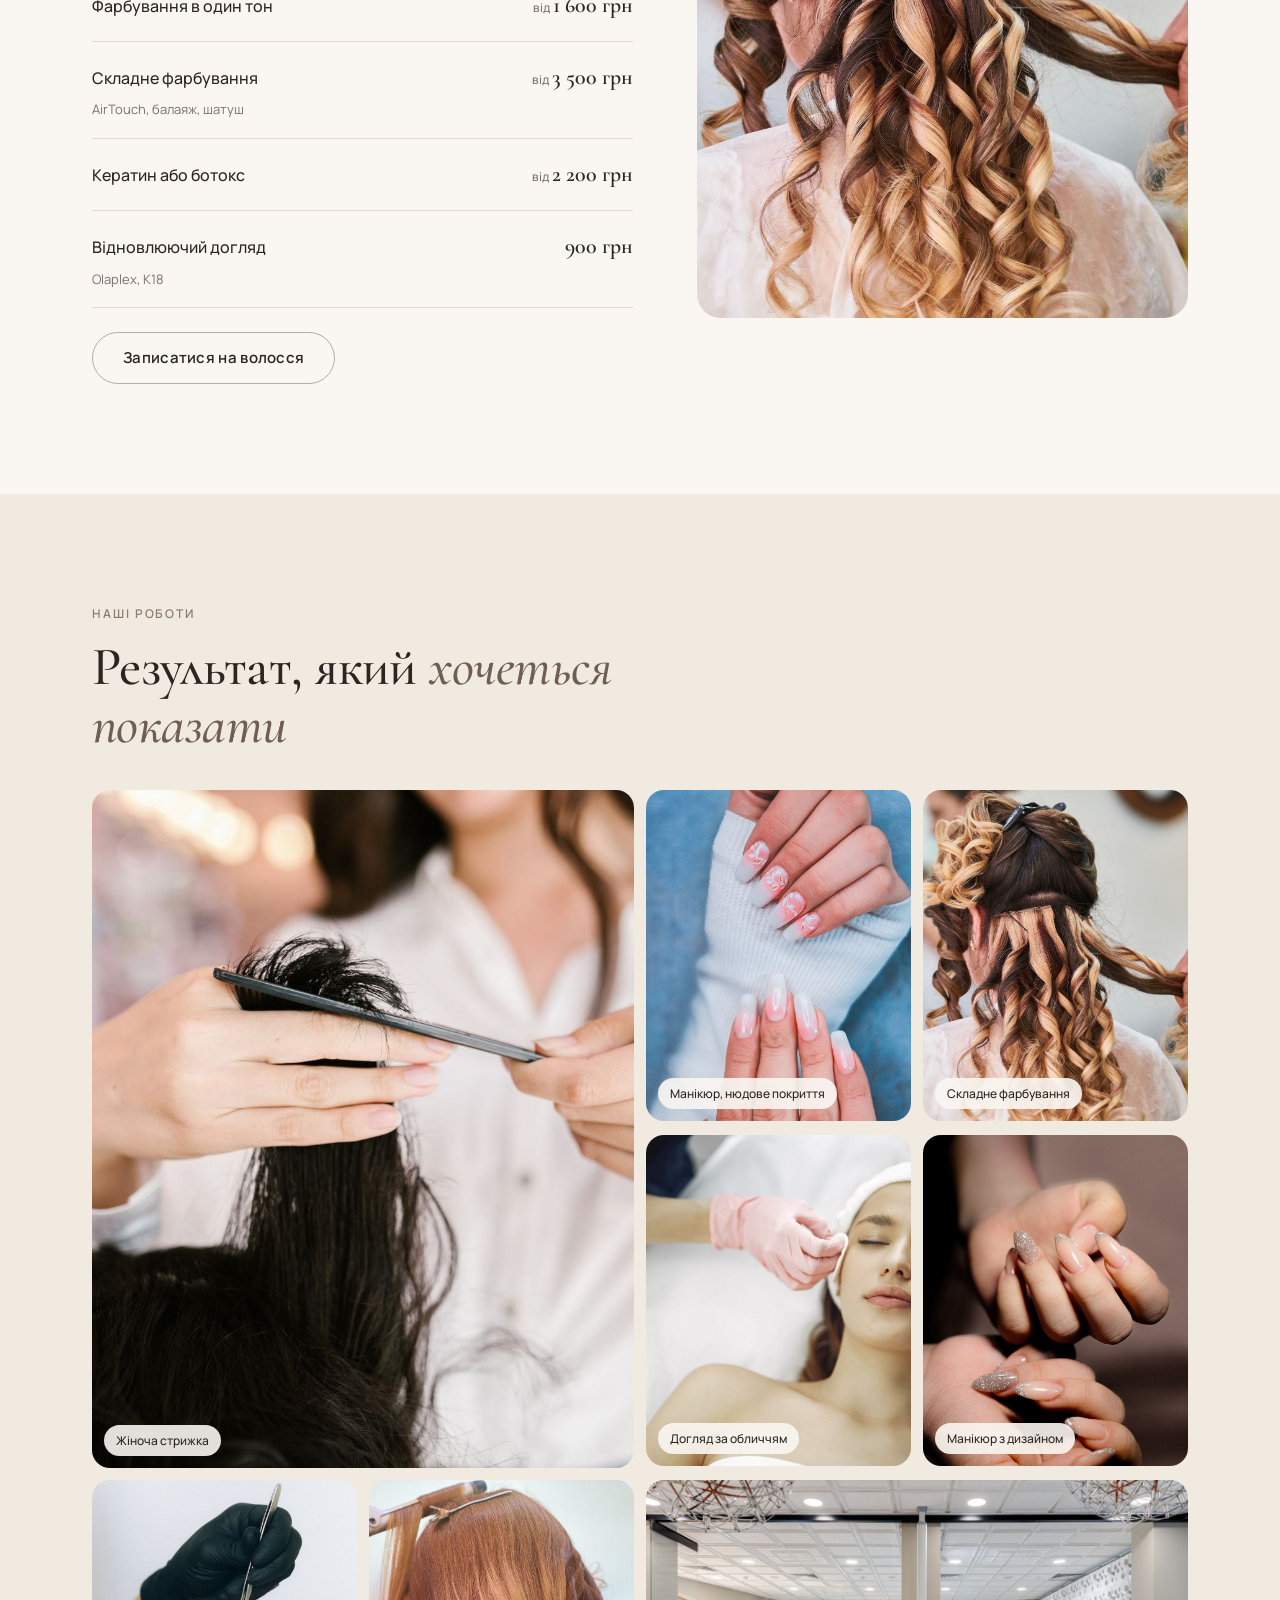
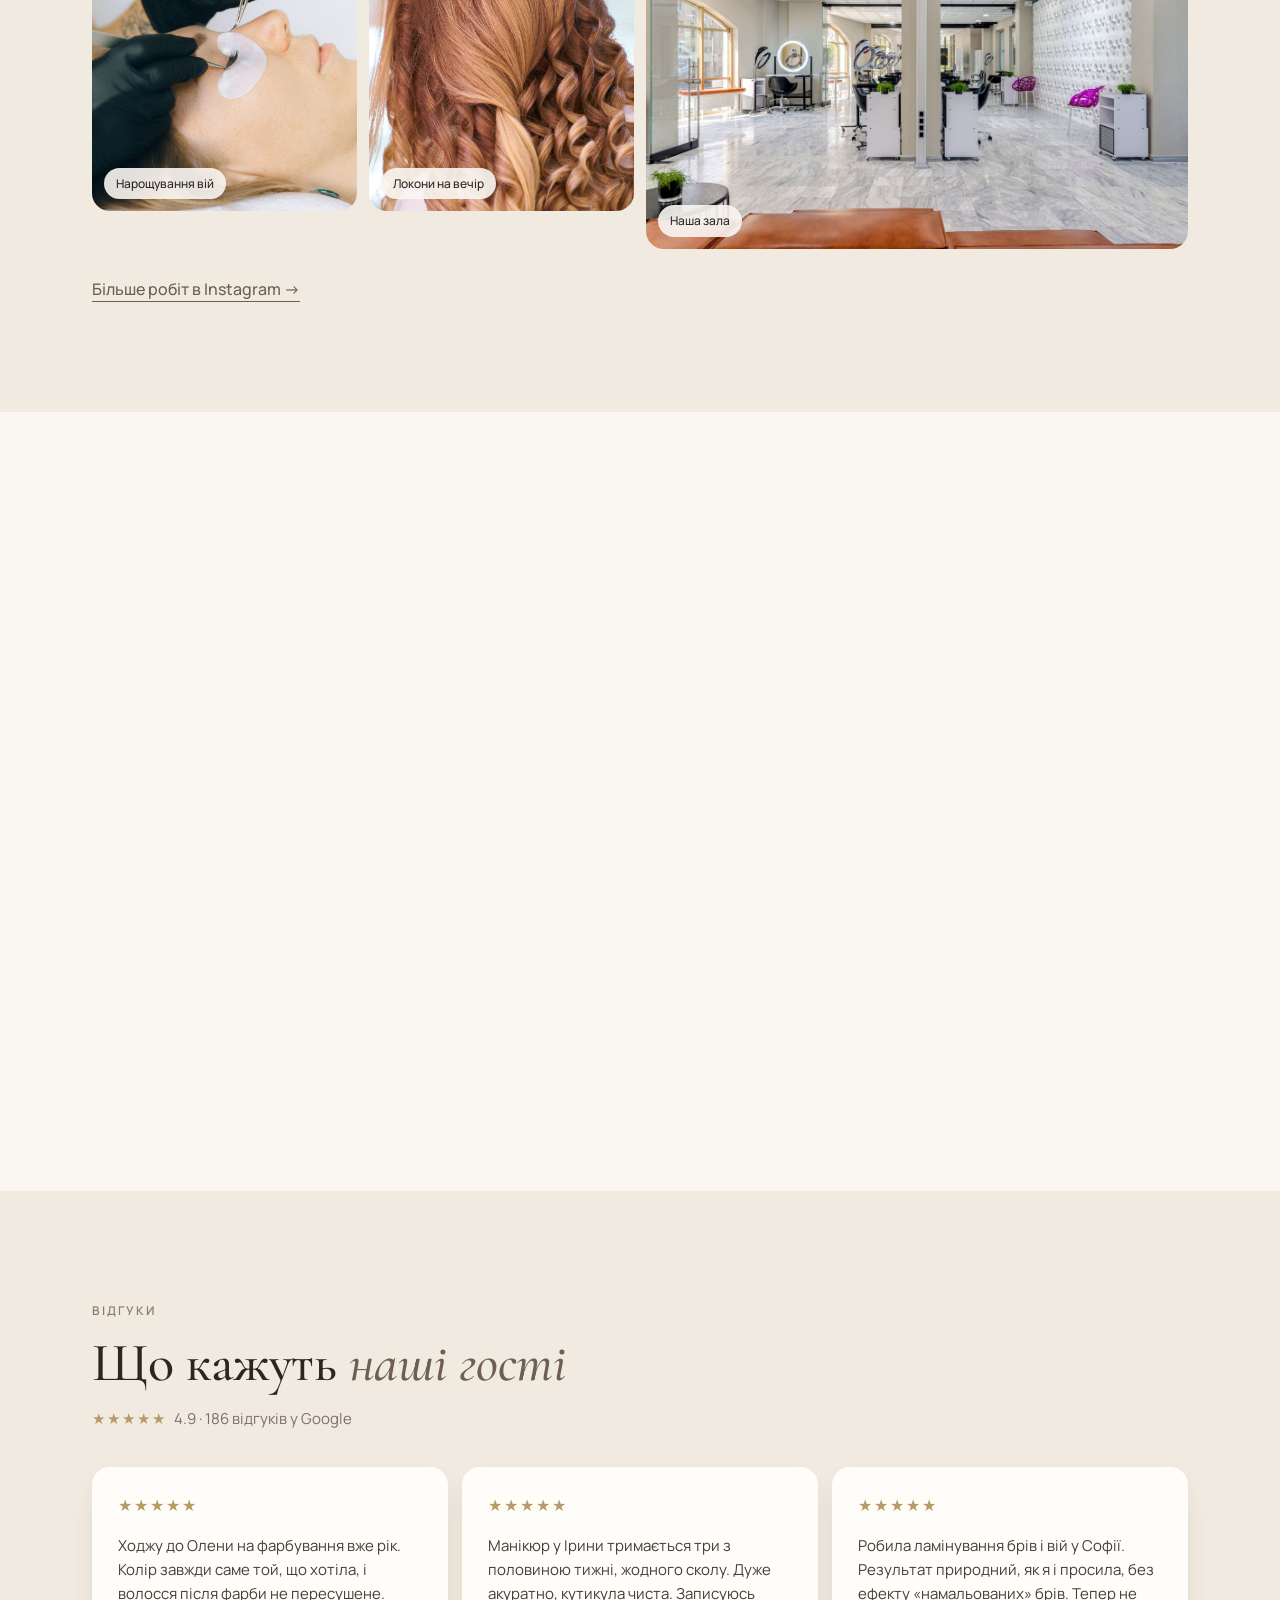
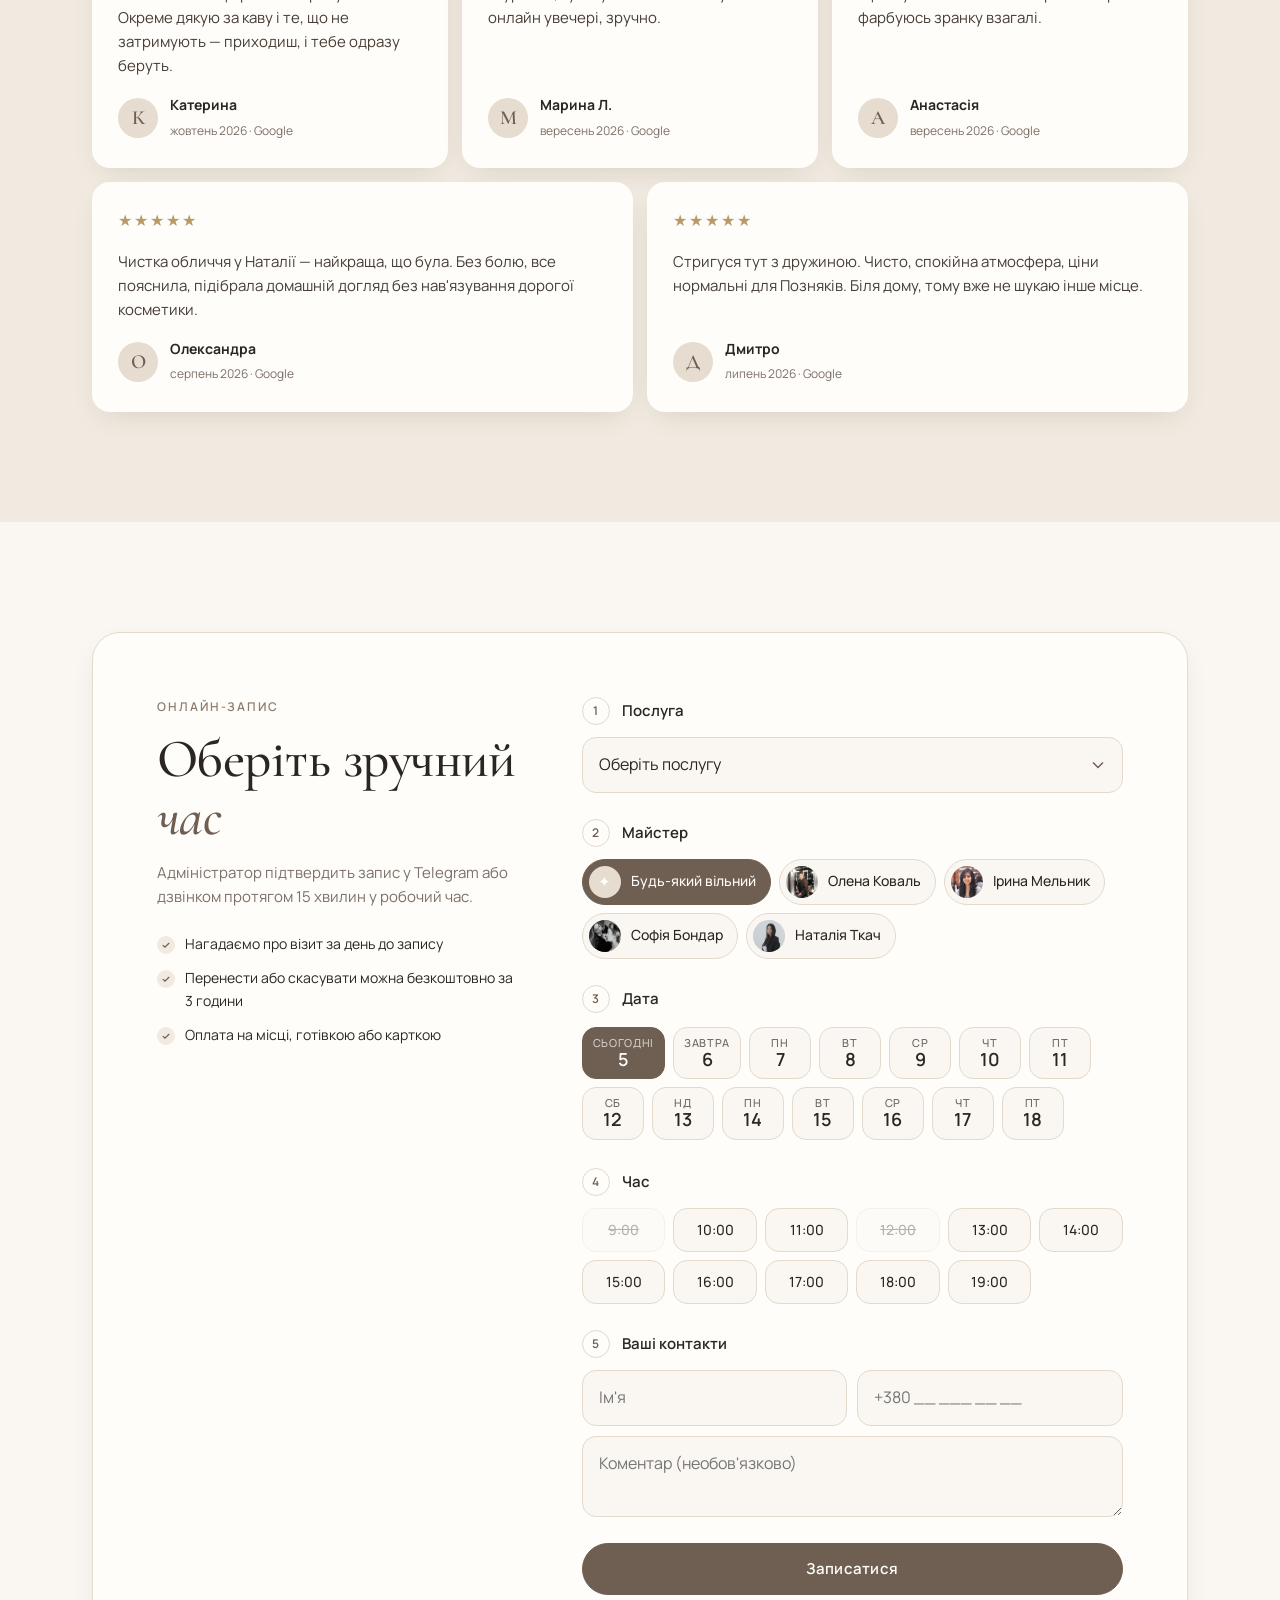
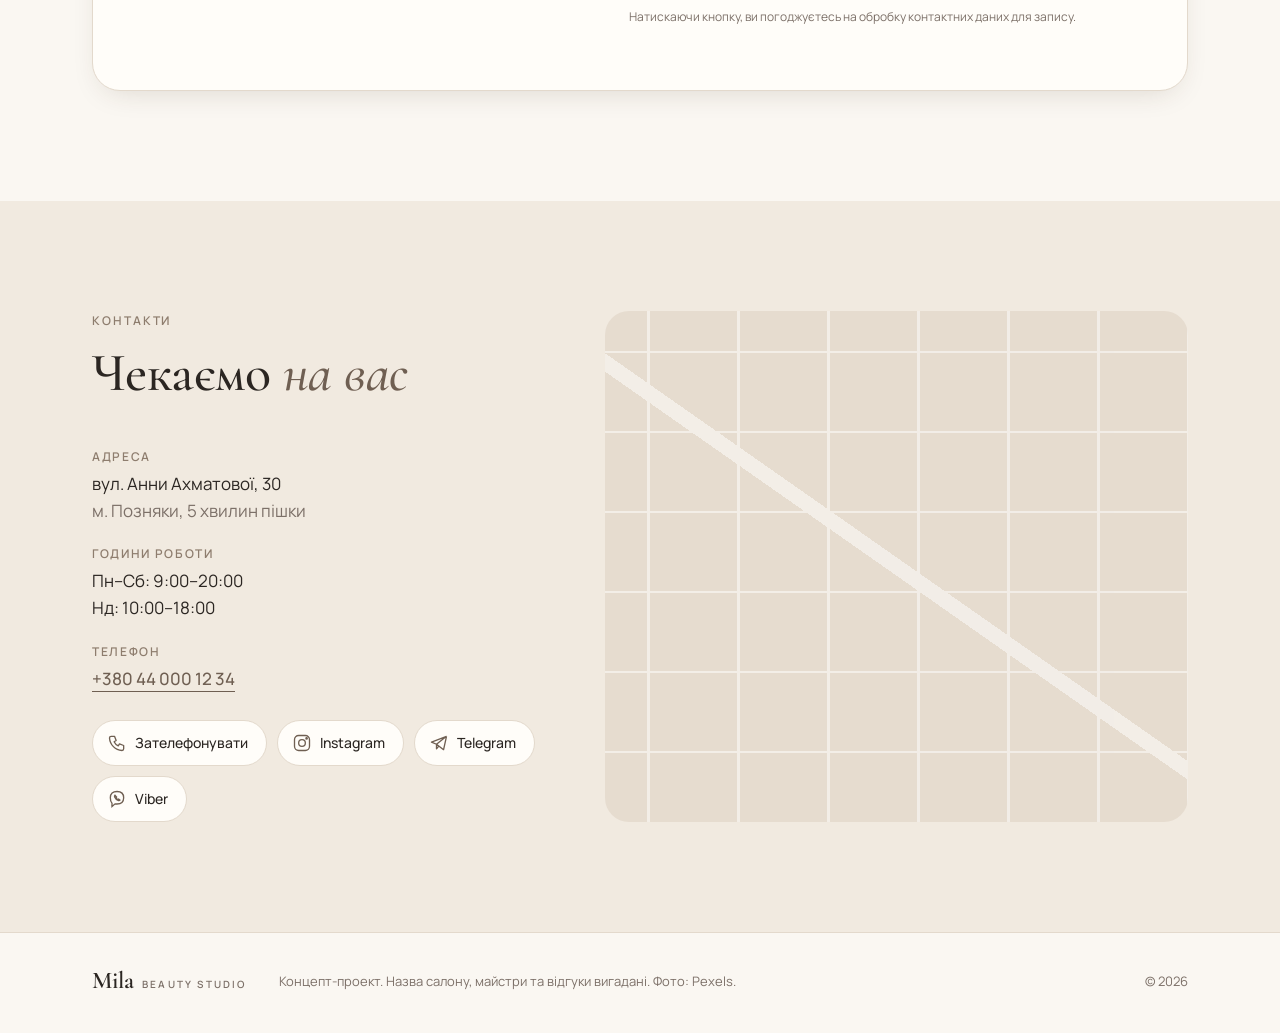
<file: salon-v1/index.html>
<!doctype html>
<html lang="uk">
<head>
<meta charset="utf-8">
<meta name="viewport" content="width=device-width, initial-scale=1, viewport-fit=cover">
<title>Mila Beauty Studio — салон краси на Позняках</title>
<meta name="description" content="Стрижки, фарбування, манікюр, брови, вії та догляд за обличчям на Позняках. Онлайн-запис за хвилину.">
<meta name="robots" content="noindex">
<meta name="theme-color" content="#FAF7F2">
<meta property="og:title" content="Mila Beauty Studio — салон краси на Позняках">
<meta property="og:description" content="Волосся, нігті, брови, вії та догляд. Онлайн-запис за хвилину.">
<meta property="og:image" content="img/hero.jpg">
<link rel="icon" href="data:image/svg+xml,%3Csvg xmlns='http://www.w3.org/2000/svg' viewBox='0 0 64 64'%3E%3Crect width='64' height='64' rx='14' fill='%236F5F52'/%3E%3Ctext x='32' y='44' font-family='Georgia,serif' font-size='34' fill='%23FAF7F2' text-anchor='middle'%3EM%3C/text%3E%3C/svg%3E">
<link rel="preconnect" href="https://fonts.googleapis.com">
<link rel="preconnect" href="https://fonts.gstatic.com" crossorigin>
<link href="https://fonts.googleapis.com/css2?family=Cormorant+Garamond:ital,wght@0,500;0,600;1,500&family=Manrope:wght@400;500;600&display=swap" rel="stylesheet">
<link rel="preload" as="image" href="img/hero-m.jpg" media="(max-width: 767px)">
<link rel="preload" as="image" href="img/hero.jpg" media="(min-width: 768px)">
<link rel="stylesheet" href="styles.css">
</head>
<body>

<header class="nav" id="nav">
  <div class="wrap nav__in">
    <a href="#top" class="logo">Mila<span>beauty studio</span></a>
    <nav class="nav__links" aria-label="Розділи">
      <a href="#services">Послуги</a>
      <a href="#gallery">Роботи</a>
      <a href="#team">Майстри</a>
      <a href="#reviews">Відгуки</a>
      <a href="#contacts">Контакти</a>
    </nav>
    <a href="#booking" class="btn btn--sm nav__cta">Записатися</a>
    <button class="nav__burger" aria-label="Меню" aria-expanded="false" id="burger"><span></span><span></span></button>
  </div>
  <div class="mnav" id="mnav">
    <a href="#services">Послуги і ціни</a>
    <a href="#gallery">Наші роботи</a>
    <a href="#team">Майстри</a>
    <a href="#reviews">Відгуки</a>
    <a href="#contacts">Контакти</a>
    <a href="#booking" class="btn">Записатися онлайн</a>
  </div>
</header>

<main id="top">

  <!-- 1. HERO -->
  <section class="hero">
    <div class="wrap hero__grid">
      <div class="hero__media">
        <picture class="hero__img">
          <source media="(max-width: 767px)" srcset="img/hero-m.jpg">
          <img src="img/hero.jpg" alt="Локони після укладки в Mila Beauty Studio" fetchpriority="high" width="1000" height="1250">
        </picture>
        <div class="hero__badge"><b>Вільні вікна сьогодні</b>Запис онлайн за 1 хвилину</div>
      </div>
      <div class="hero__text">
        <p class="eyebrow">Салон краси · Позняки</p>
        <h1>Доглянуті&nbsp;— <em>без поспіху</em></h1>
        <p class="hero__lead">Волосся, нігті, брови, вії та догляд за обличчям в одному місці. Запис онлайн за хвилину, без дзвінків.</p>
        <div class="hero__actions">
          <a href="#booking" class="btn">Записатися</a>
          <a href="#services" class="btn btn--ghost">Ціни</a>
        </div>
        <ul class="hero__facts">
          <li><b>4.9</b><span>рейтинг у Google</span></li>
          <li><b>7 років</b><span>на Позняках</span></li>
          <li><b>5 хв</b><span>від метро</span></li>
        </ul>
      </div>
    </div>
  </section>

  <!-- 2. SERVICES -->
  <section class="section" id="services">
    <div class="wrap">
      <div class="head reveal">
        <p class="eyebrow">Послуги і ціни</p>
        <h2>Усе для краси — <em>в одному місці</em></h2>
        <p class="head__sub">Ціни вказані за базову послугу. Точну вартість майстер назве після консультації.</p>
      </div>
      <div class="tabs reveal" role="tablist" id="svcTabs"></div>
      <div class="prices reveal" id="svcList"></div>
    </div>
  </section>

  <!-- 3. GALLERY -->
  <section class="section section--sand" id="gallery">
    <div class="wrap">
      <div class="head reveal">
        <p class="eyebrow">Наші роботи</p>
        <h2>Результат, який <em>хочеться показати</em></h2>
      </div>
    </div>
    <div class="gallery reveal" id="gallery-list"></div>
    <div class="wrap gallery__more reveal">
      <a href="#" class="link" data-social="instagram">Більше робіт в Instagram →</a>
    </div>
  </section>

  <!-- 4. TEAM -->
  <section class="section" id="team">
    <div class="wrap">
      <div class="head reveal">
        <p class="eyebrow">Майстри</p>
        <h2>Люди, яким <em>довіряють</em></h2>
      </div>
      <div class="team" id="teamList"></div>
    </div>
  </section>

  <!-- 5. REVIEWS -->
  <section class="section section--sand" id="reviews">
    <div class="wrap">
      <div class="head reveal">
        <p class="eyebrow">Відгуки</p>
        <h2>Що кажуть <em>наші гості</em></h2>
        <p class="head__sub"><span class="stars" aria-hidden="true">★★★★★</span> 4.9 · 186 відгуків у Google</p>
      </div>
    </div>
    <div class="reviews" id="reviewList"></div>
  </section>

  <!-- BOOKING -->
  <section class="section" id="booking">
    <div class="wrap">
      <div class="book reveal">
        <div class="book__intro">
          <p class="eyebrow">Онлайн-запис</p>
          <h2>Оберіть зручний <em>час</em></h2>
          <p class="head__sub">Адміністратор підтвердить запис у Telegram або дзвінком протягом 15 хвилин у робочий час.</p>
          <ul class="perks">
            <li>Нагадаємо про візит за день до запису</li>
            <li>Перенести або скасувати можна безкоштовно за 3 години</li>
            <li>Оплата на місці, готівкою або карткою</li>
          </ul>
        </div>

        <form class="form" id="bookForm" novalidate>
          <div class="step">
            <span class="step__n">1</span>
            <label class="step__t" for="fService">Послуга</label>
            <select id="fService" name="service" required></select>
          </div>

          <div class="step">
            <span class="step__n">2</span>
            <span class="step__t">Майстер</span>
            <div class="chips" id="fMaster" role="radiogroup" aria-label="Майстер"></div>
          </div>

          <div class="step">
            <span class="step__n">3</span>
            <span class="step__t">Дата</span>
            <div class="chips chips--scroll" id="fDate" role="radiogroup" aria-label="Дата"></div>
          </div>

          <div class="step">
            <span class="step__n">4</span>
            <span class="step__t">Час</span>
            <div class="chips chips--time" id="fTime" role="radiogroup" aria-label="Час"></div>
          </div>

          <div class="step">
            <span class="step__n">5</span>
            <span class="step__t">Ваші контакти</span>
            <div class="fields">
              <input type="text" id="fName" name="name" placeholder="Ім'я" autocomplete="given-name" required>
              <input type="tel" id="fPhone" name="phone" placeholder="+380 __ ___ __ __" autocomplete="tel" inputmode="tel" required>
              <textarea id="fNote" name="note" rows="2" placeholder="Коментар (необов'язково)"></textarea>
            </div>
          </div>

          <div class="summary" id="summary" aria-live="polite"></div>
          <p class="form__err" id="formErr" role="alert"></p>
          <button type="submit" class="btn btn--block" id="submitBtn">Записатися</button>
          <p class="form__note">Натискаючи кнопку, ви погоджуєтесь на обробку контактних даних для запису.</p>
        </form>

        <div class="done" id="done" hidden>
          <div class="done__icon" aria-hidden="true">
            <svg viewBox="0 0 24 24" width="30" height="30"><path d="M5 12.5l4.5 4.5L19 7.5" fill="none" stroke="currentColor" stroke-width="1.8" stroke-linecap="round" stroke-linejoin="round"/></svg>
          </div>
          <h3>Дякуємо, заявку отримано!</h3>
          <p id="doneText"></p>
          <button class="btn btn--ghost" id="again" type="button">Записатися ще раз</button>
        </div>
      </div>
    </div>
  </section>

  <!-- 6. CONTACTS -->
  <section class="section section--sand" id="contacts">
    <div class="wrap contacts">
      <div class="contacts__info reveal">
        <p class="eyebrow">Контакти</p>
        <h2>Чекаємо <em>на вас</em></h2>
        <dl class="info">
          <dt>Адреса</dt>
          <dd>вул. Анни Ахматової, 30<br><span class="muted">м. Позняки, 5 хвилин пішки</span></dd>
          <dt>Години роботи</dt>
          <dd>Пн–Сб: 9:00–20:00<br>Нд: 10:00–18:00</dd>
          <dt>Телефон</dt>
          <dd><a href="#" data-social="phone" class="link" id="phoneText"></a></dd>
        </dl>
        <div class="socials" id="socials"></div>
      </div>
      <div class="map reveal" id="map">
        <button class="map__load" type="button" id="mapLoad">
          <span>Показати на карті</span>
        </button>
      </div>
    </div>
  </section>

</main>

<footer class="footer">
  <div class="wrap footer__in">
    <a href="#top" class="logo logo--sm">Mila<span>beauty studio</span></a>
    <p class="footer__concept">Концепт-проект. Назва салону, майстри та відгуки вигадані. Фото: Pexels.</p>
    <p class="muted">© 2026</p>
  </div>
</footer>

<a href="#booking" class="fab" id="fab">Записатися</a>

<div class="lb" id="lb" hidden role="dialog" aria-modal="true" aria-label="Перегляд фото">
  <button class="lb__close" id="lbClose" aria-label="Закрити">×</button>
  <button class="lb__nav lb__prev" id="lbPrev" aria-label="Попереднє">‹</button>
  <figure class="lb__fig"><img id="lbImg" alt=""><figcaption id="lbCap"></figcaption></figure>
  <button class="lb__nav lb__next" id="lbNext" aria-label="Наступне">›</button>
</div>

<script src="config.js"></script>
<script src="data.js"></script>
<script src="app.js" defer></script>
</body>
</html>
</file>
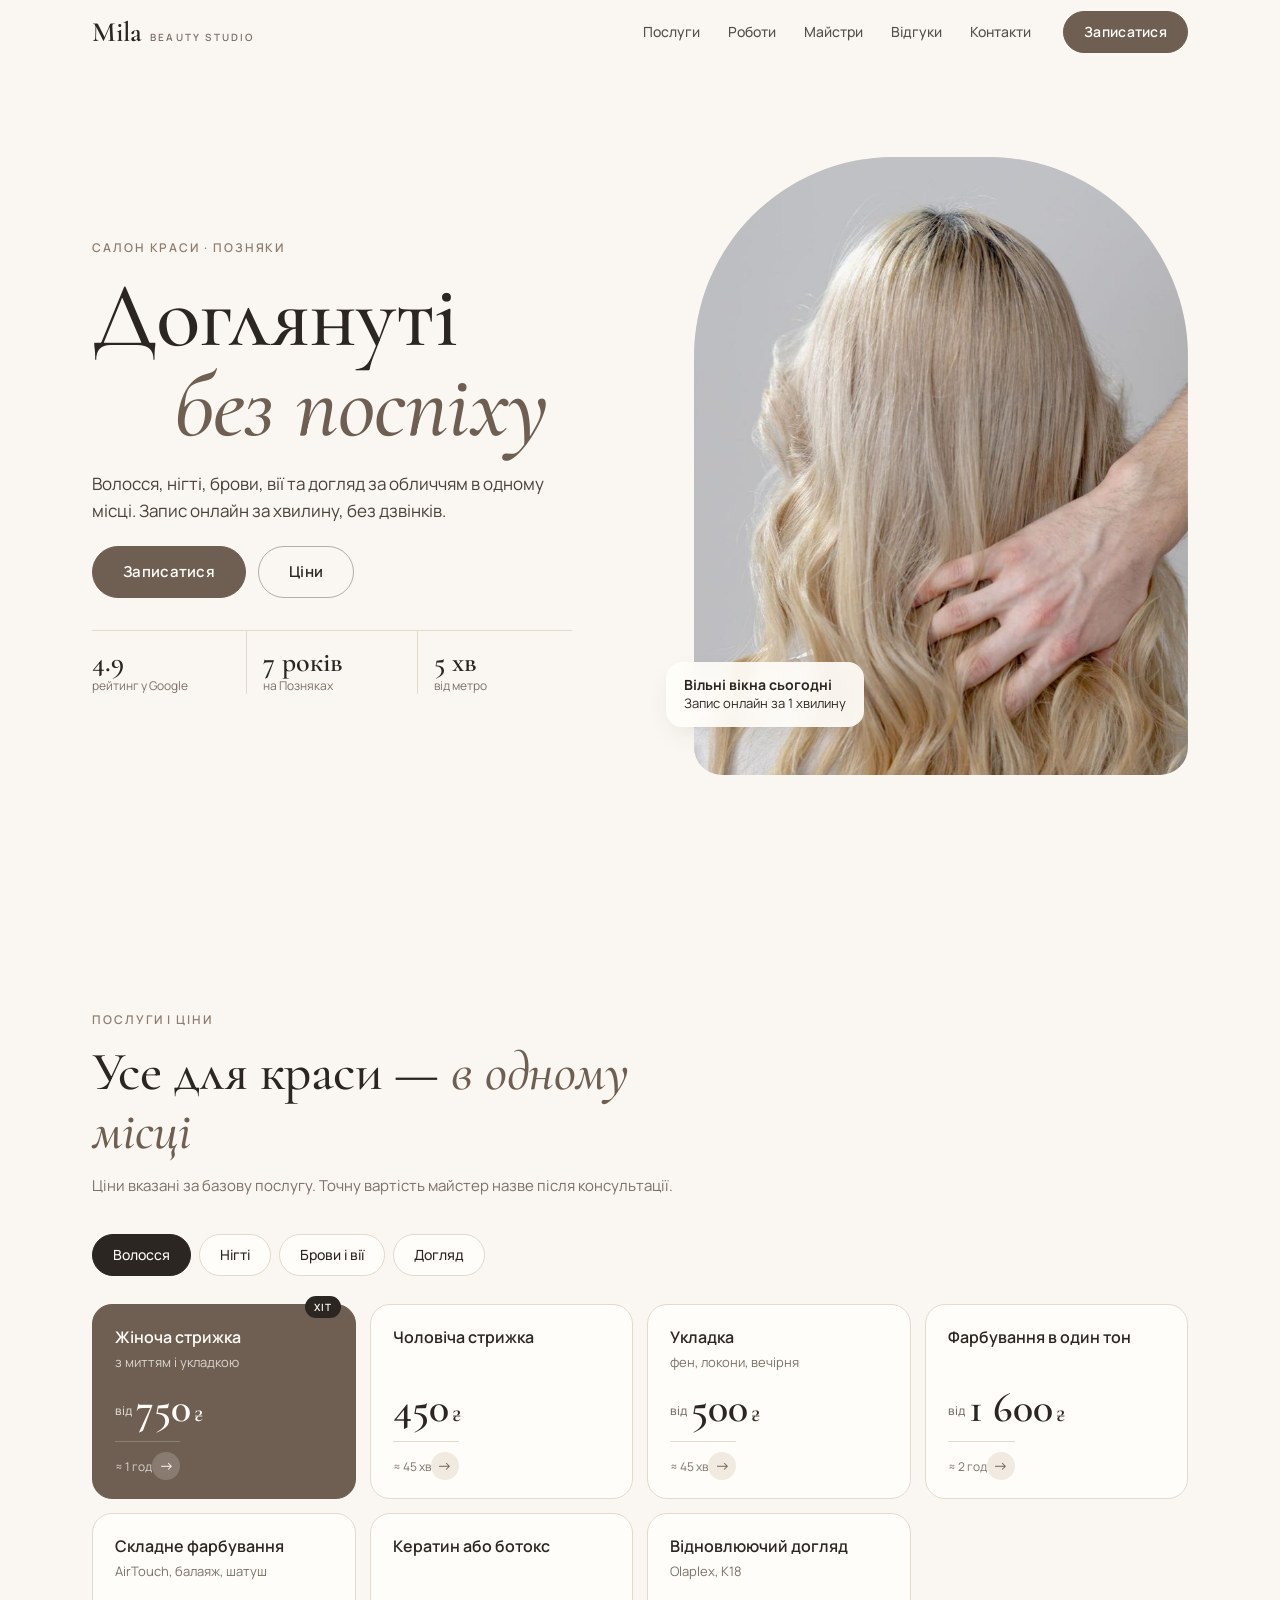
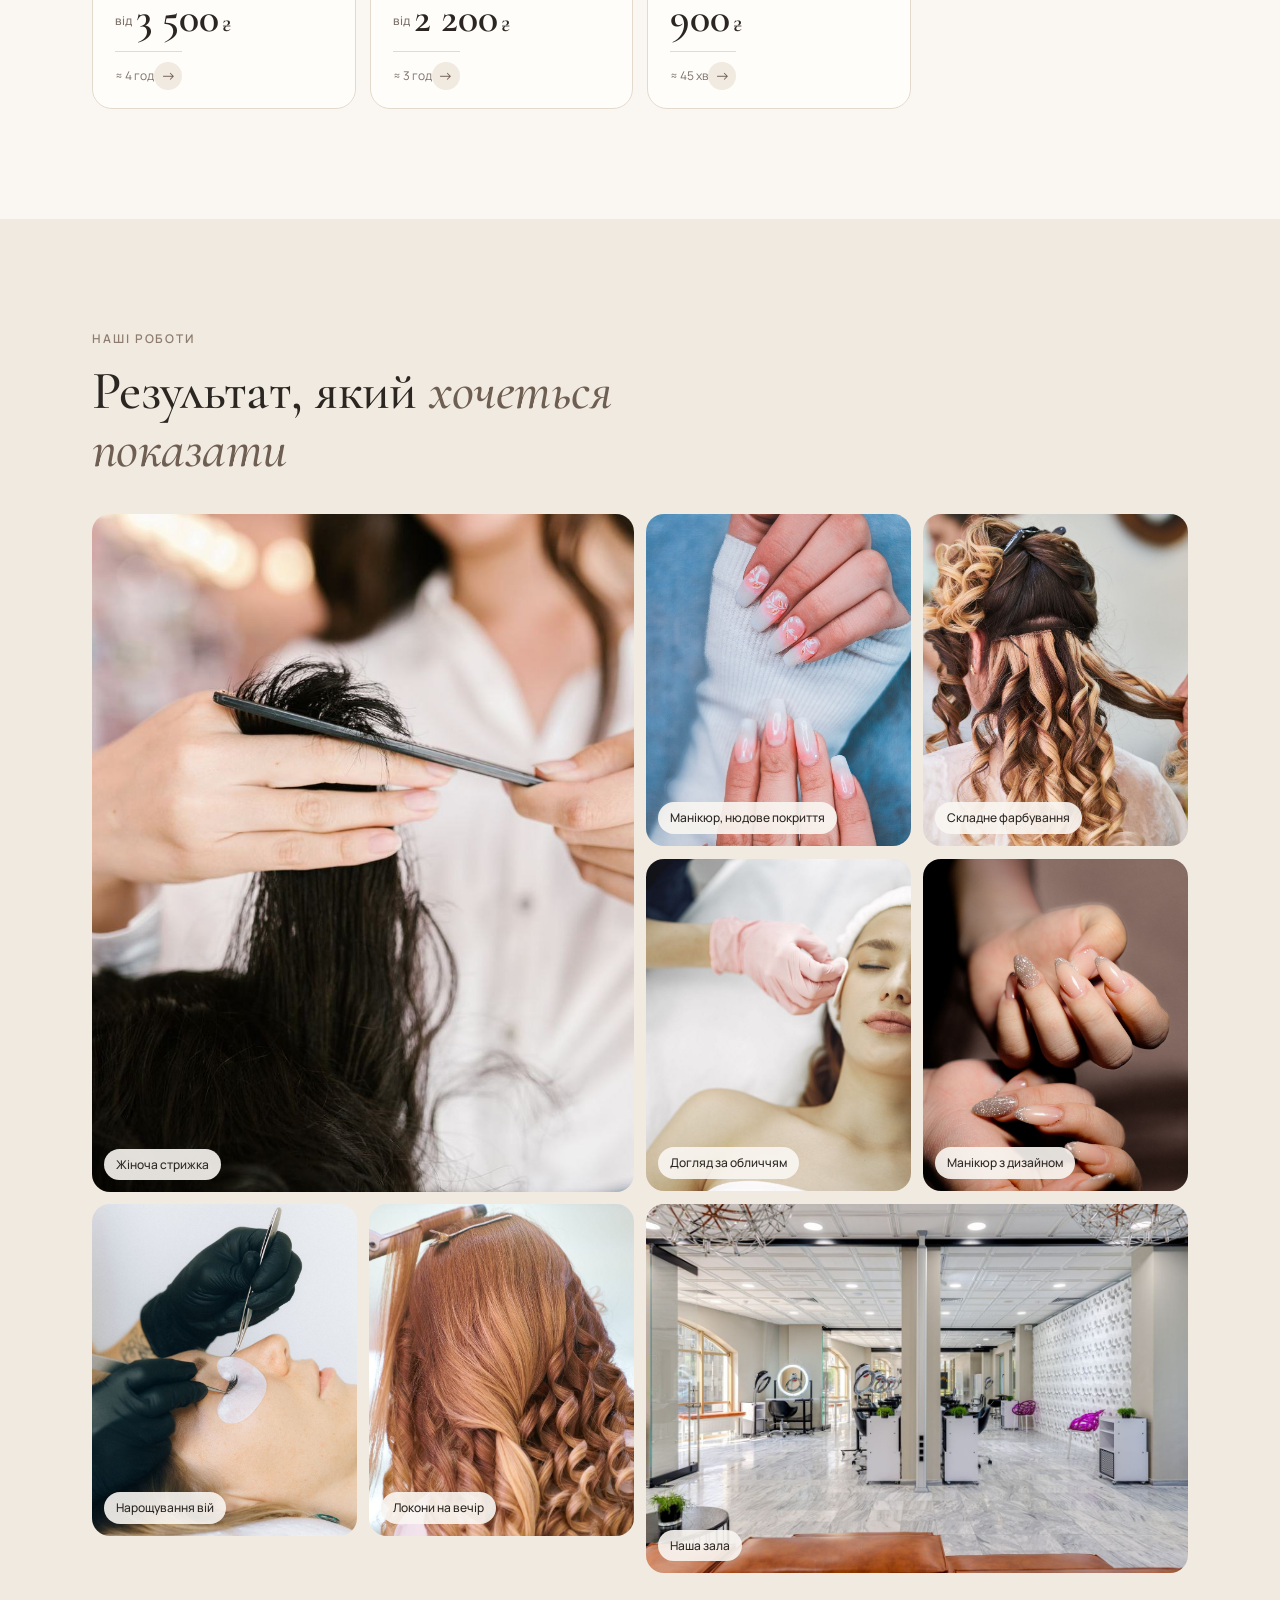
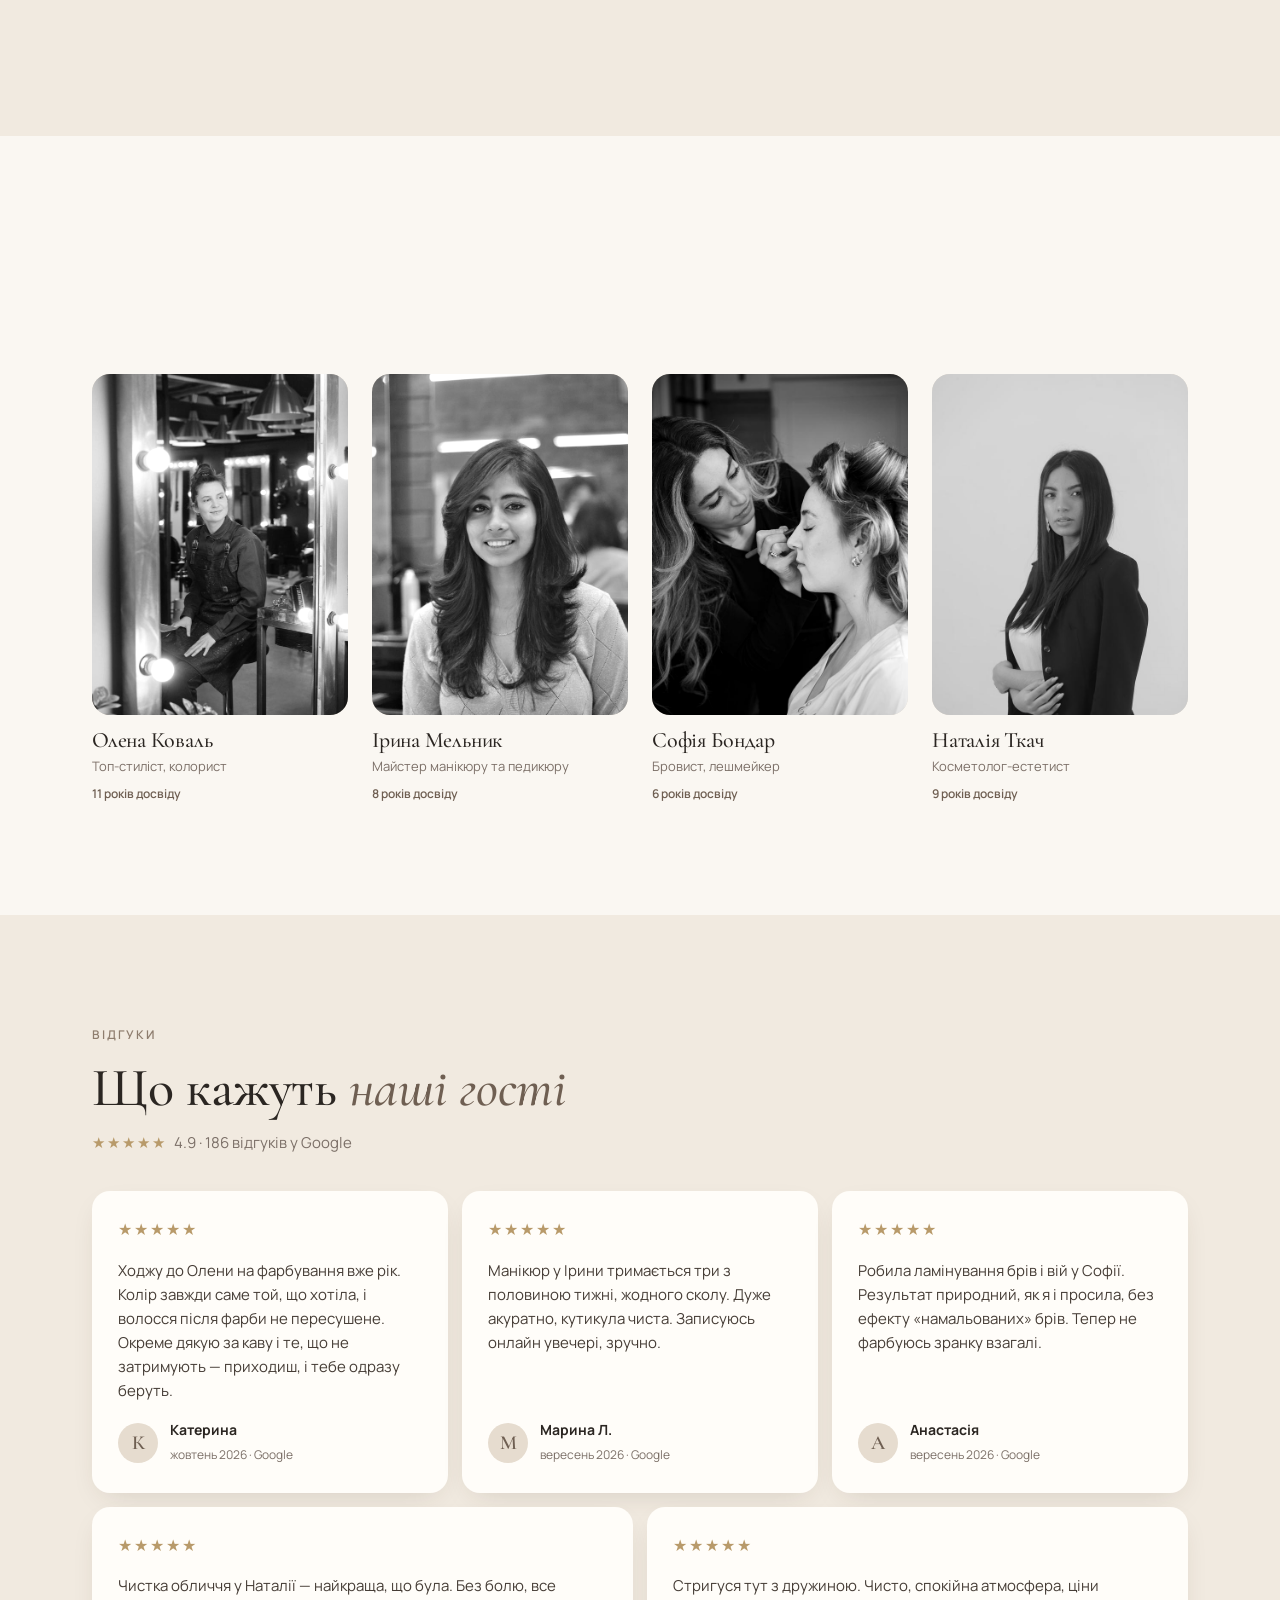
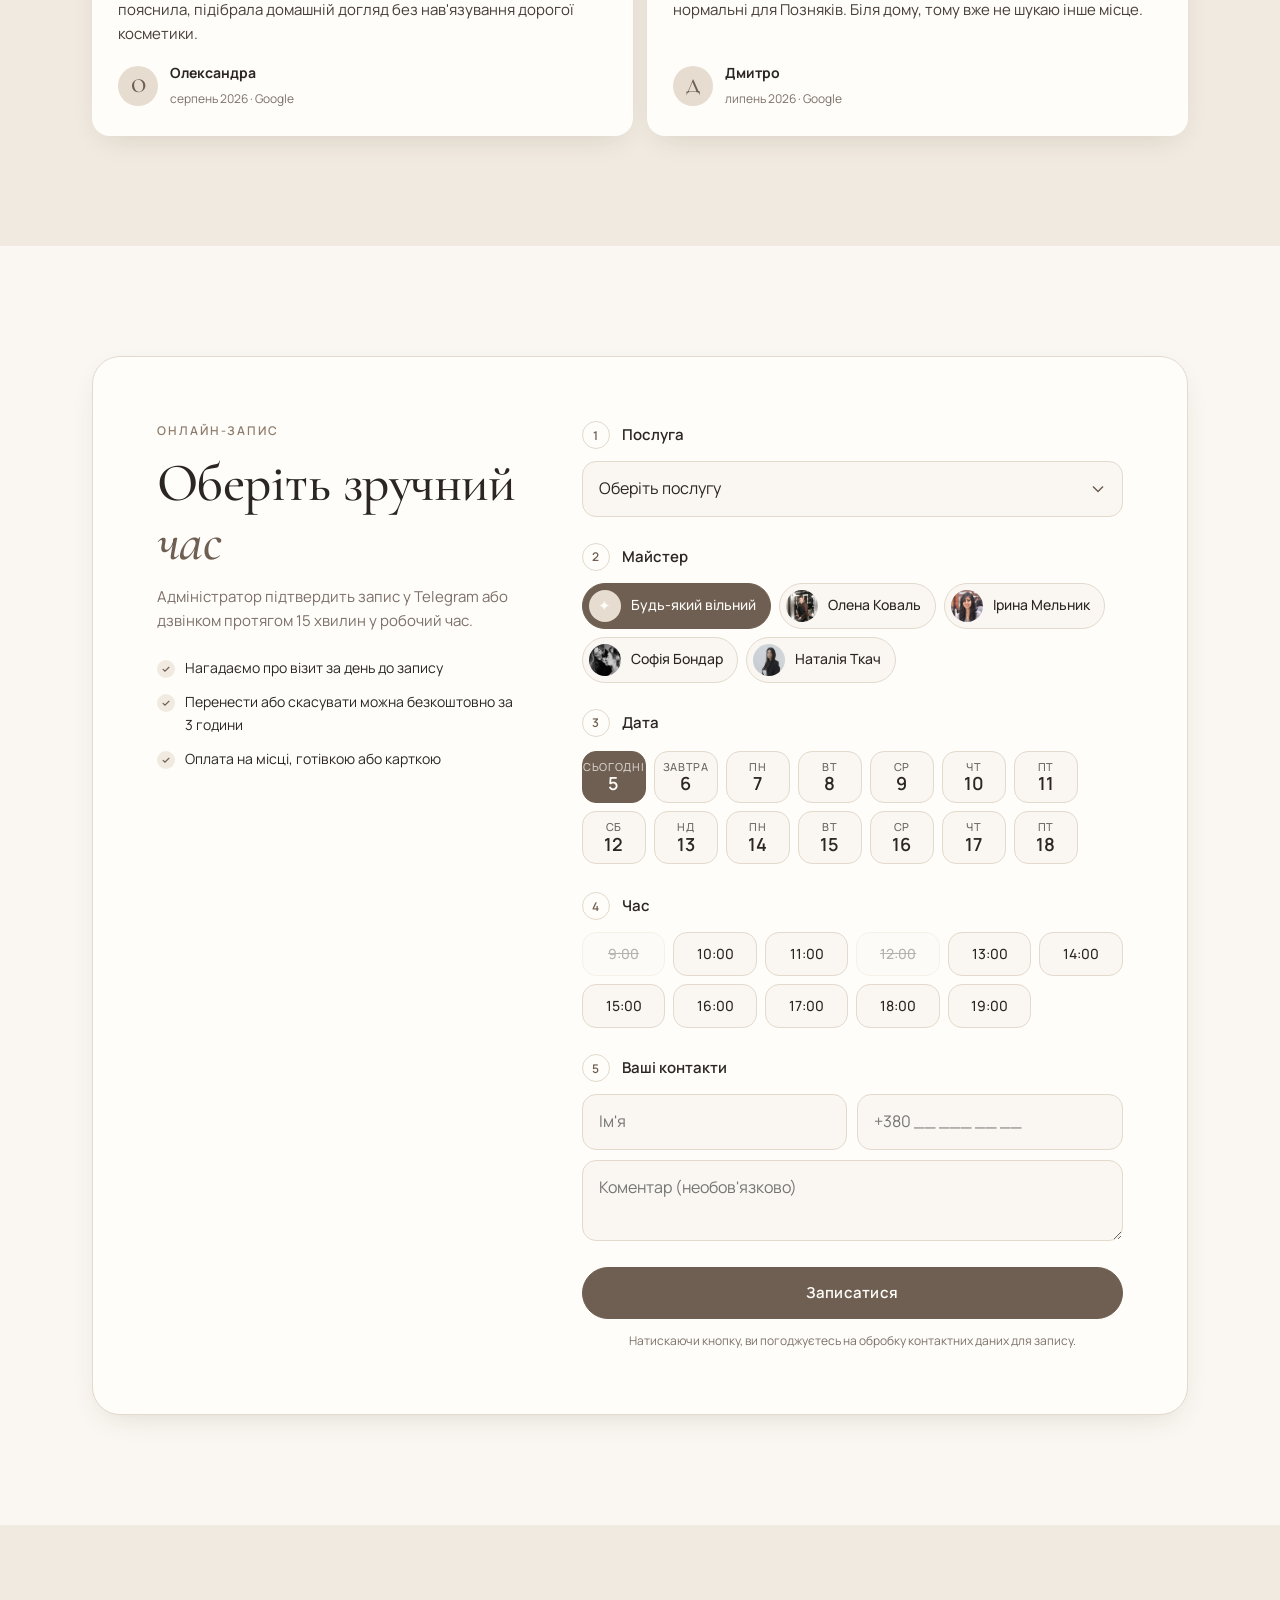
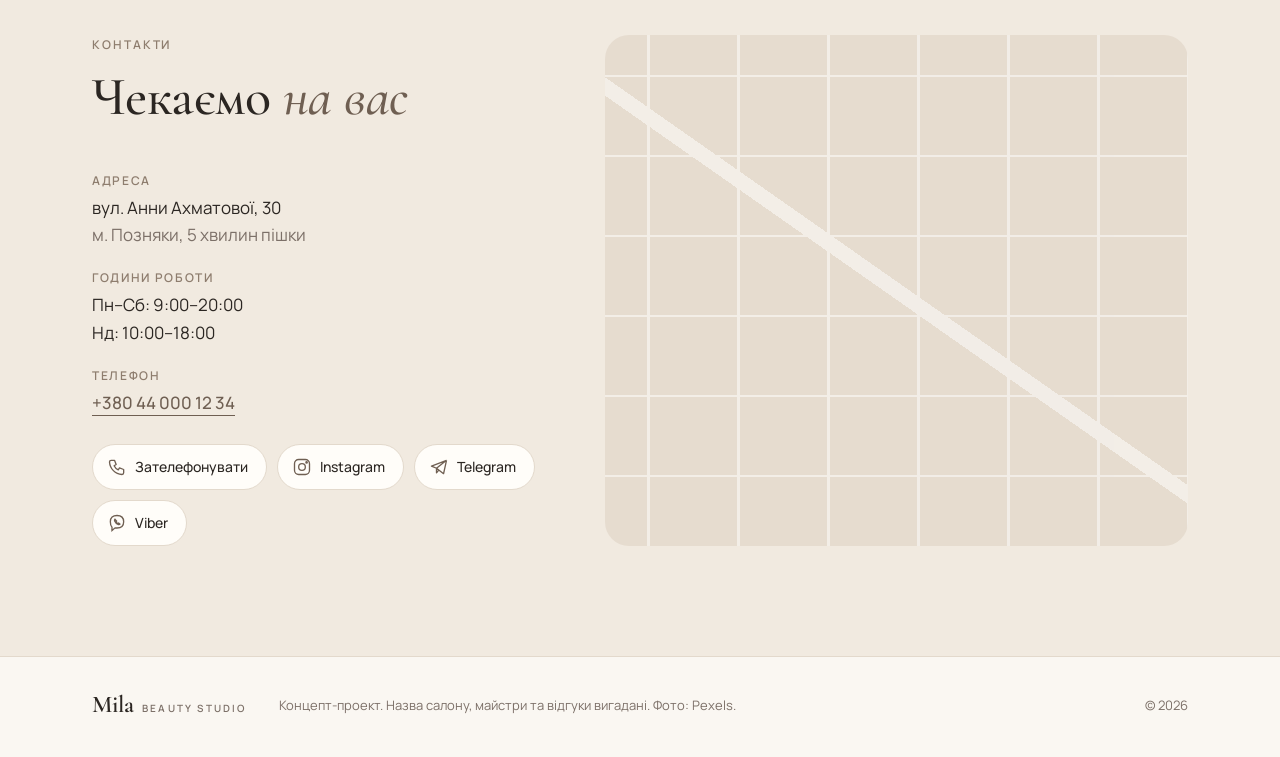
<file: salon-v2/index.html>
<!doctype html>
<html lang="uk">
<head>
<meta charset="utf-8">
<meta name="viewport" content="width=device-width, initial-scale=1, viewport-fit=cover">
<title>Mila Beauty Studio — салон краси на Позняках</title>
<meta name="description" content="Стрижки, фарбування, манікюр, брови, вії та догляд за обличчям на Позняках. Онлайн-запис за хвилину.">
<meta name="robots" content="noindex">
<meta name="theme-color" content="#FAF7F2">
<meta property="og:title" content="Mila Beauty Studio — салон краси на Позняках">
<meta property="og:description" content="Волосся, нігті, брови, вії та догляд. Онлайн-запис за хвилину.">
<meta property="og:image" content="img/hero.jpg">
<link rel="icon" href="data:image/svg+xml,%3Csvg xmlns='http://www.w3.org/2000/svg' viewBox='0 0 64 64'%3E%3Crect width='64' height='64' rx='14' fill='%236F5F52'/%3E%3Ctext x='32' y='44' font-family='Georgia,serif' font-size='34' fill='%23FAF7F2' text-anchor='middle'%3EM%3C/text%3E%3C/svg%3E">
<link rel="preconnect" href="https://fonts.googleapis.com">
<link rel="preconnect" href="https://fonts.gstatic.com" crossorigin>
<link href="https://fonts.googleapis.com/css2?family=Cormorant+Garamond:ital,wght@0,500;0,600;1,500&family=Manrope:wght@400;500;600&display=swap" rel="stylesheet">
<link rel="preload" as="image" href="img/hero-m.jpg" media="(max-width: 767px)">
<link rel="preload" as="image" href="img/hero.jpg" media="(min-width: 768px)">
<link rel="stylesheet" href="styles.css">
</head>
<body>

<header class="nav" id="nav">
  <div class="wrap nav__in">
    <a href="#top" class="logo">Mila<span>beauty studio</span></a>
    <nav class="nav__links" aria-label="Розділи">
      <a href="#services">Послуги</a>
      <a href="#gallery">Роботи</a>
      <a href="#team">Майстри</a>
      <a href="#reviews">Відгуки</a>
      <a href="#contacts">Контакти</a>
    </nav>
    <a href="#booking" class="btn btn--sm nav__cta">Записатися</a>
    <button class="nav__burger" aria-label="Меню" aria-expanded="false" id="burger"><span></span><span></span></button>
  </div>
  <div class="mnav" id="mnav">
    <a href="#services">Послуги і ціни</a>
    <a href="#gallery">Наші роботи</a>
    <a href="#team">Майстри</a>
    <a href="#reviews">Відгуки</a>
    <a href="#contacts">Контакти</a>
    <a href="#booking" class="btn">Записатися онлайн</a>
  </div>
</header>

<main id="top">

  <!-- 1. HERO -->
  <section class="hero">
    <div class="wrap hero__grid">
      <div class="hero__media">
        <picture class="hero__img">
          <source media="(max-width: 767px)" srcset="img/hero-m.jpg">
          <img src="img/hero.jpg" alt="Локони після укладки в Mila Beauty Studio" fetchpriority="high" width="1000" height="1250">
        </picture>
        <div class="hero__badge"><b>Вільні вікна сьогодні</b>Запис онлайн за 1 хвилину</div>
      </div>
      <div class="hero__text" id="heroText">
        <p class="eyebrow">Салон краси · Позняки</p>
        <h1>Доглянуті <em>без поспіху</em></h1>
        <p class="hero__lead">Волосся, нігті, брови, вії та догляд за обличчям в одному місці. Запис онлайн за хвилину, без дзвінків.</p>
        <div class="hero__actions" id="heroActions">
          <a href="#booking" class="btn">Записатися</a>
          <a href="#services" class="btn btn--ghost">Ціни</a>
        </div>
        <ul class="hero__facts">
          <li><b>4.9</b><span>рейтинг у Google</span></li>
          <li><b>7 років</b><span>на Позняках</span></li>
          <li><b>5 хв</b><span>від метро</span></li>
        </ul>
      </div>
    </div>
  </section>

  <!-- 2. SERVICES -->
  <section class="section" id="services">
    <div class="wrap">
      <div class="head reveal">
        <p class="eyebrow">Послуги і ціни</p>
        <h2>Усе для краси — <em>в одному місці</em></h2>
        <p class="head__sub">Ціни вказані за базову послугу. Точну вартість майстер назве після консультації.</p>
      </div>
      <div class="tabs reveal" role="tablist" id="svcTabs"></div>
      <div class="prices reveal" id="svcList"></div>
    </div>
  </section>

  <!-- 3. GALLERY -->
  <section class="section section--sand" id="gallery">
    <div class="wrap">
      <div class="head reveal">
        <p class="eyebrow">Наші роботи</p>
        <h2>Результат, який <em>хочеться показати</em></h2>
      </div>
    </div>
    <div class="gallery reveal" id="gallery-list"></div>
    <div class="wrap gallery__more reveal">
      <a href="#" class="link" data-social="instagram">Більше робіт в Instagram →</a>
    </div>
  </section>

  <!-- 4. TEAM -->
  <section class="section" id="team">
    <div class="wrap">
      <div class="head reveal">
        <p class="eyebrow">Майстри</p>
        <h2>Люди, яким <em>довіряють</em></h2>
      </div>
      <div class="team" id="teamList"></div>
    </div>
  </section>

  <!-- 5. REVIEWS -->
  <section class="section section--sand" id="reviews">
    <div class="wrap">
      <div class="head reveal">
        <p class="eyebrow">Відгуки</p>
        <h2>Що кажуть <em>наші гості</em></h2>
        <p class="head__sub"><span class="stars" aria-hidden="true">★★★★★</span> 4.9 · 186 відгуків у Google</p>
      </div>
    </div>
    <div class="reviews" id="reviewList"></div>
  </section>

  <!-- BOOKING -->
  <section class="section" id="booking">
    <div class="wrap">
      <div class="book reveal">
        <div class="book__intro">
          <p class="eyebrow">Онлайн-запис</p>
          <h2>Оберіть зручний <em>час</em></h2>
          <p class="head__sub">Адміністратор підтвердить запис у Telegram або дзвінком протягом 15 хвилин у робочий час.</p>
          <ul class="perks">
            <li>Нагадаємо про візит за день до запису</li>
            <li>Перенести або скасувати можна безкоштовно за 3 години</li>
            <li>Оплата на місці, готівкою або карткою</li>
          </ul>
        </div>

        <form class="form" id="bookForm" novalidate>
          <div class="step">
            <span class="step__n">1</span>
            <label class="step__t" for="fService">Послуга</label>
            <select id="fService" name="service" required></select>
          </div>

          <div class="step">
            <span class="step__n">2</span>
            <span class="step__t">Майстер</span>
            <div class="chips" id="fMaster" role="radiogroup" aria-label="Майстер"></div>
          </div>

          <div class="step">
            <span class="step__n">3</span>
            <span class="step__t">Дата</span>
            <div class="chips chips--scroll" id="fDate" role="radiogroup" aria-label="Дата"></div>
          </div>

          <div class="step">
            <span class="step__n">4</span>
            <span class="step__t">Час</span>
            <div class="chips chips--time" id="fTime" role="radiogroup" aria-label="Час"></div>
          </div>

          <div class="step">
            <span class="step__n">5</span>
            <span class="step__t">Ваші контакти</span>
            <div class="fields">
              <input type="text" id="fName" name="name" placeholder="Ім'я" autocomplete="given-name" required>
              <input type="tel" id="fPhone" name="phone" placeholder="+380 __ ___ __ __" autocomplete="tel" inputmode="tel" required>
              <textarea id="fNote" name="note" rows="2" placeholder="Коментар (необов'язково)"></textarea>
            </div>
          </div>

          <div class="summary" id="summary" aria-live="polite"></div>
          <p class="form__err" id="formErr" role="alert"></p>
          <button type="submit" class="btn btn--block" id="submitBtn">Записатися</button>
          <p class="form__note">Натискаючи кнопку, ви погоджуєтесь на обробку контактних даних для запису.</p>
        </form>

        <div class="done" id="done" hidden>
          <div class="done__icon" aria-hidden="true">
            <svg viewBox="0 0 24 24" width="30" height="30"><path d="M5 12.5l4.5 4.5L19 7.5" fill="none" stroke="currentColor" stroke-width="1.8" stroke-linecap="round" stroke-linejoin="round"/></svg>
          </div>
          <h3>Дякуємо, заявку отримано!</h3>
          <p id="doneText"></p>
          <button class="btn btn--ghost" id="again" type="button">Записатися ще раз</button>
        </div>
      </div>
    </div>
  </section>

  <!-- 6. CONTACTS -->
  <section class="section section--sand" id="contacts">
    <div class="wrap contacts">
      <div class="contacts__info reveal">
        <p class="eyebrow">Контакти</p>
        <h2>Чекаємо <em>на вас</em></h2>
        <dl class="info">
          <dt>Адреса</dt>
          <dd>вул. Анни Ахматової, 30<br><span class="muted">м. Позняки, 5 хвилин пішки</span></dd>
          <dt>Години роботи</dt>
          <dd>Пн–Сб: 9:00–20:00<br>Нд: 10:00–18:00</dd>
          <dt>Телефон</dt>
          <dd><a href="#" data-social="phone" class="link" id="phoneText"></a></dd>
        </dl>
        <div class="socials" id="socials"></div>
      </div>
      <div class="map reveal" id="map">
        <button class="map__load" type="button" id="mapLoad">
          <span>Показати на карті</span>
        </button>
      </div>
    </div>
  </section>

</main>

<footer class="footer">
  <div class="wrap footer__in">
    <a href="#top" class="logo logo--sm">Mila<span>beauty studio</span></a>
    <p class="footer__concept">Концепт-проект. Назва салону, майстри та відгуки вигадані. Фото: Pexels.</p>
    <p class="muted">© 2026</p>
  </div>
</footer>

<a href="#booking" class="fab" id="fab">Записатися</a>

<div class="lb" id="lb" hidden role="dialog" aria-modal="true" aria-label="Перегляд фото">
  <button class="lb__close" id="lbClose" aria-label="Закрити">×</button>
  <button class="lb__nav lb__prev" id="lbPrev" aria-label="Попереднє">‹</button>
  <figure class="lb__fig"><img id="lbImg" alt=""><figcaption id="lbCap"></figcaption></figure>
  <button class="lb__nav lb__next" id="lbNext" aria-label="Наступне">›</button>
</div>

<script src="config.js"></script>
<script src="data.js"></script>
<script src="app.js" defer></script>
</body>
</html>
</file>
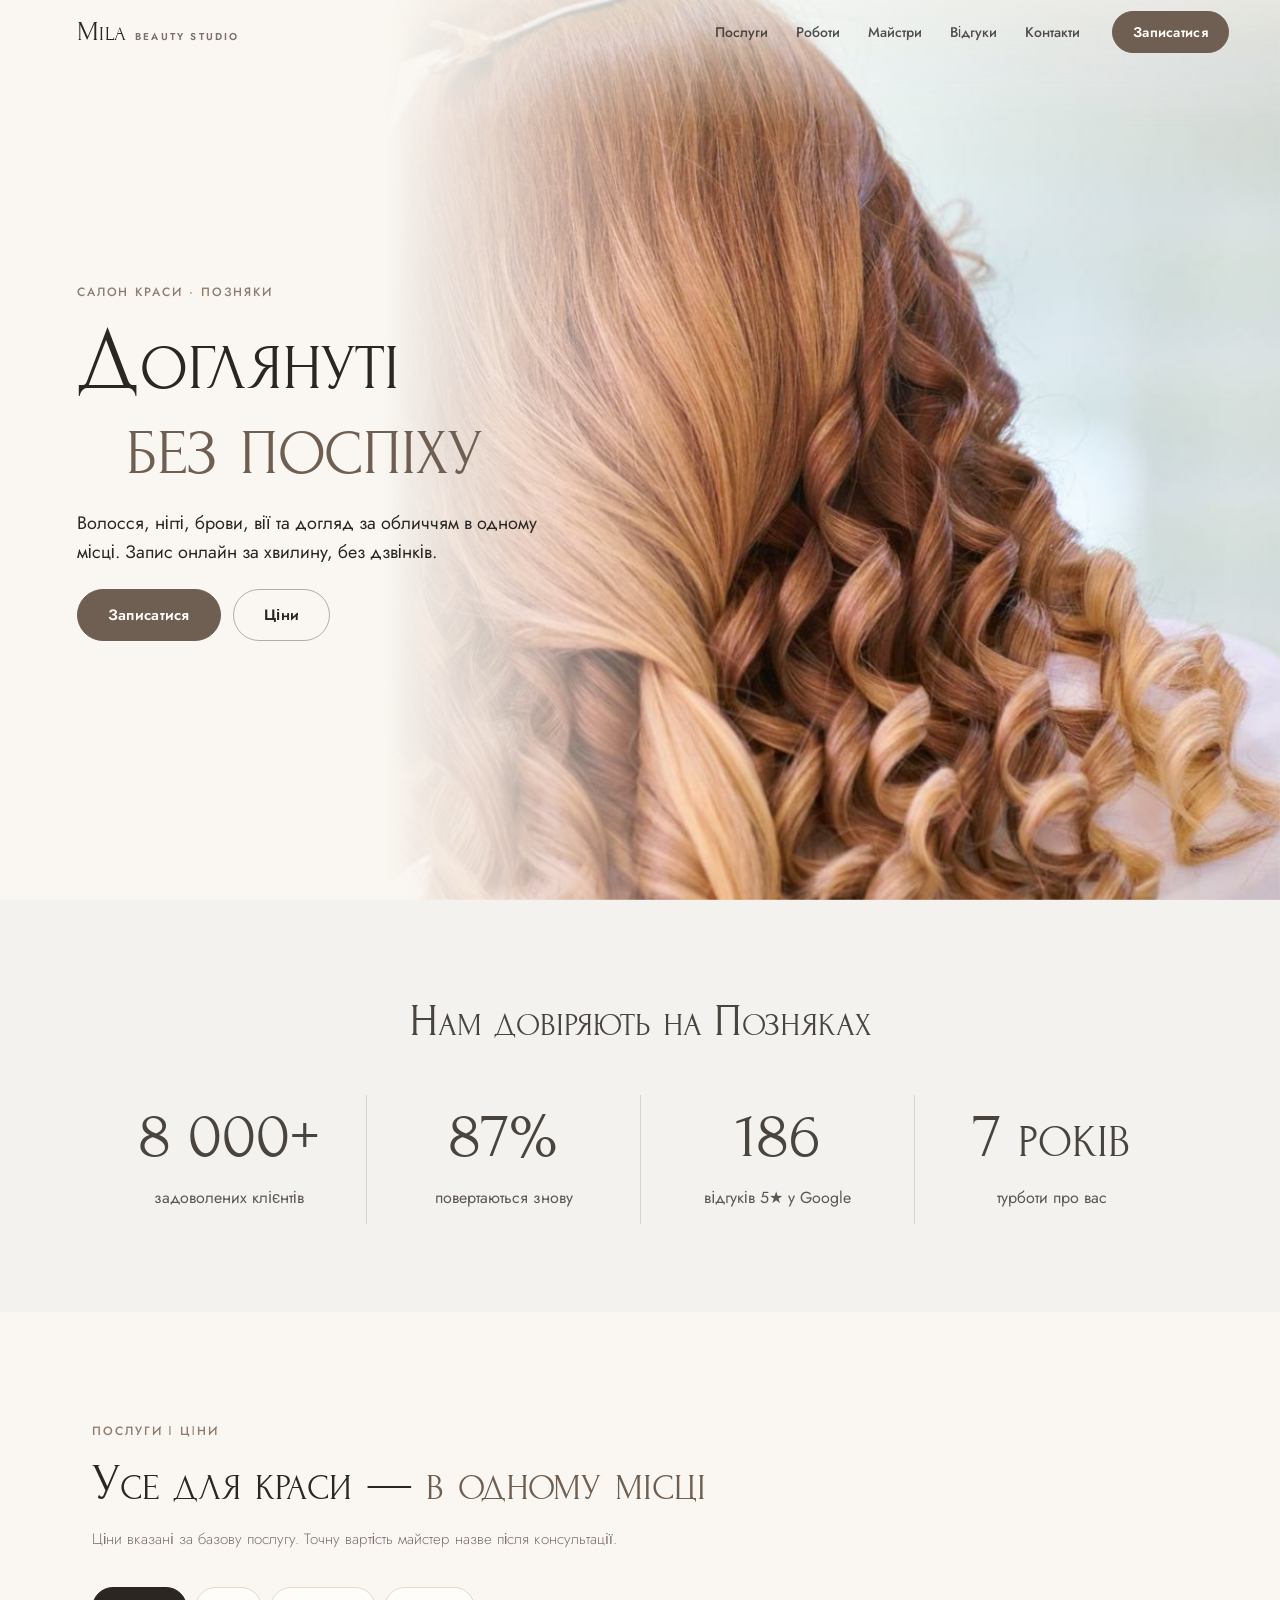
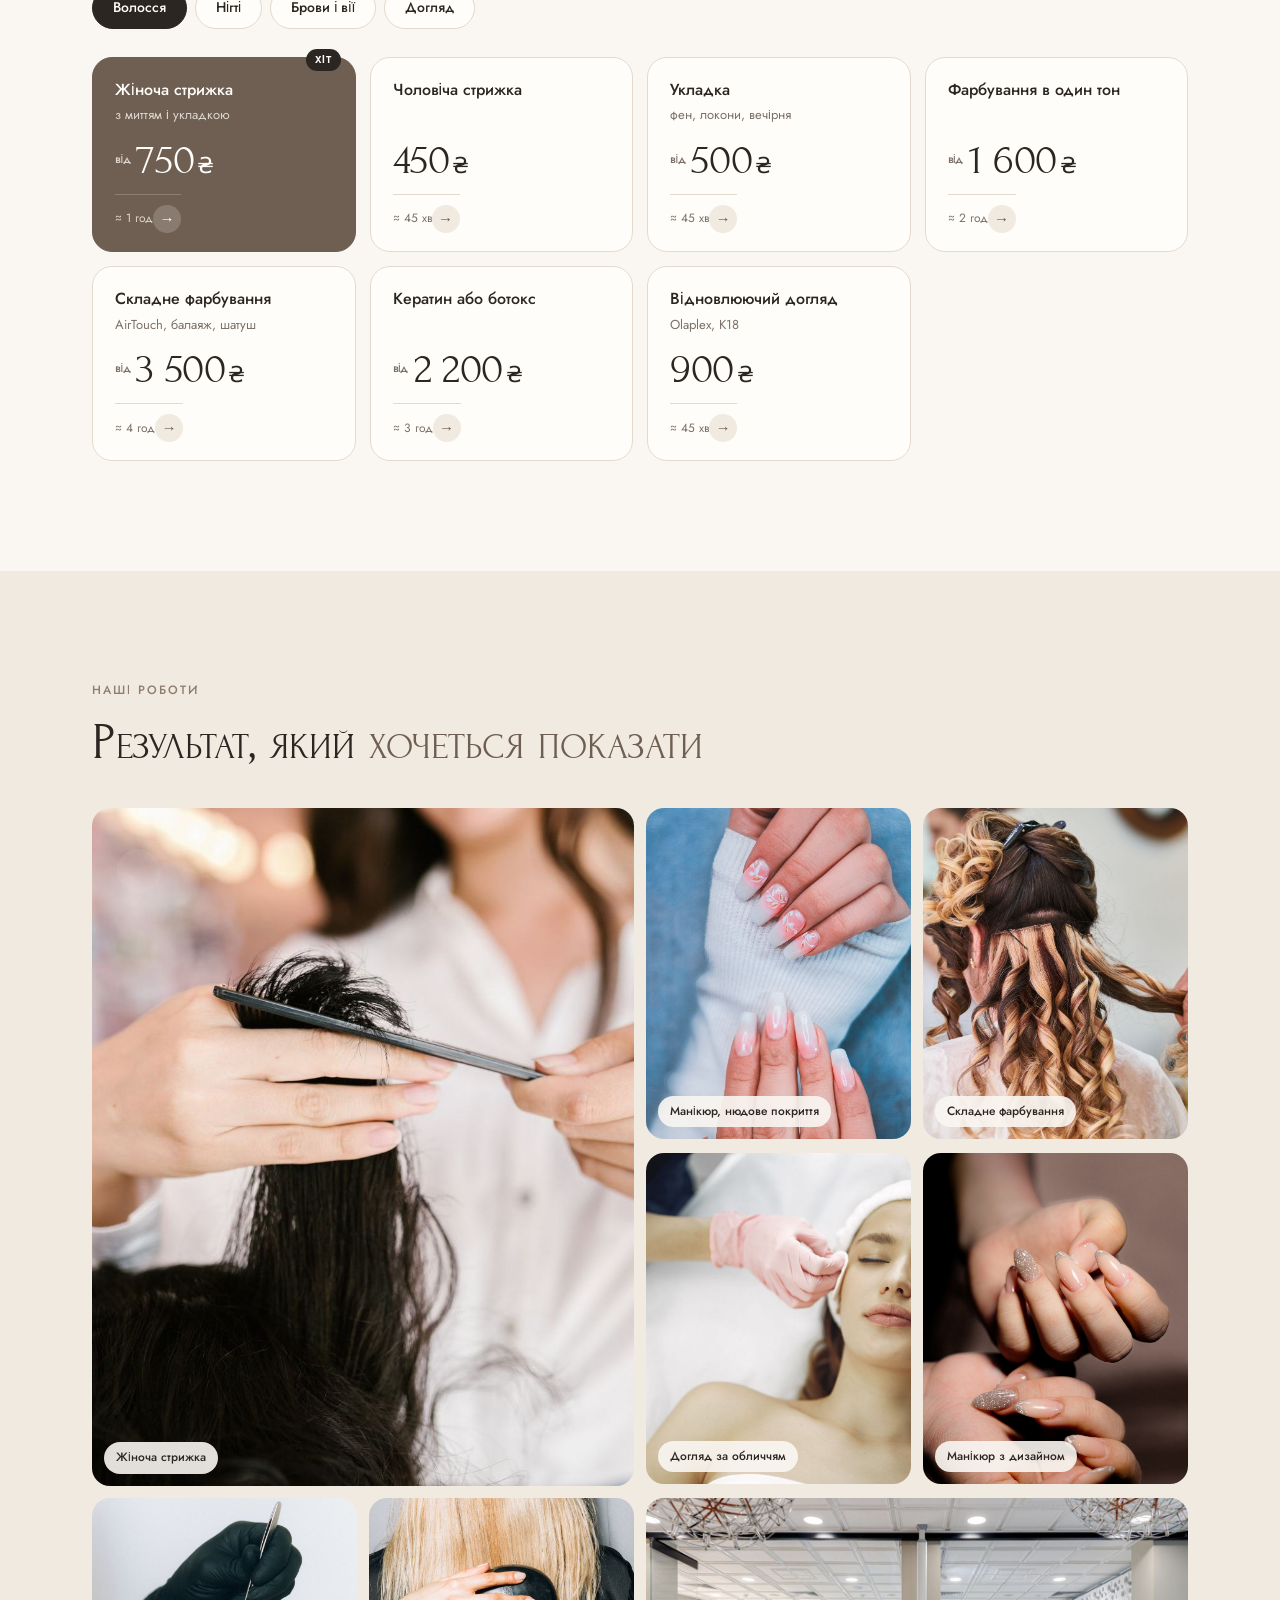
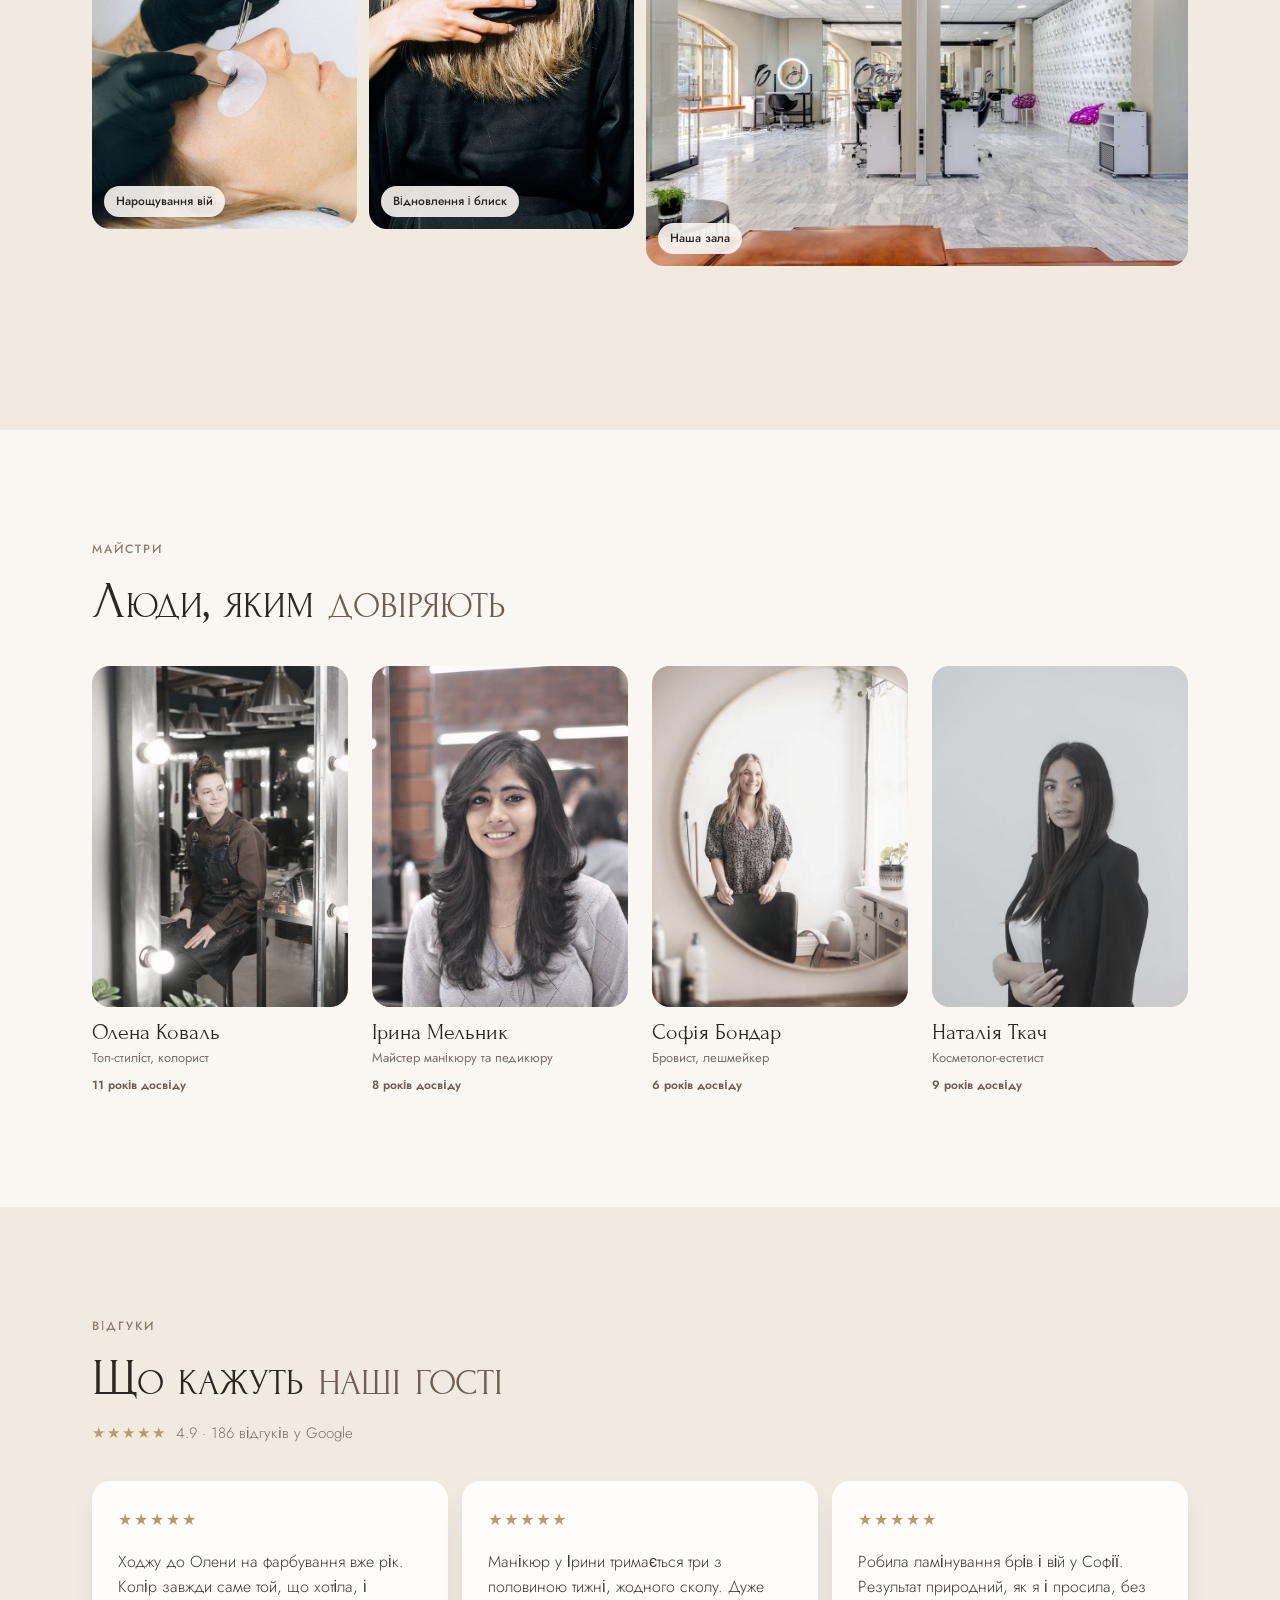
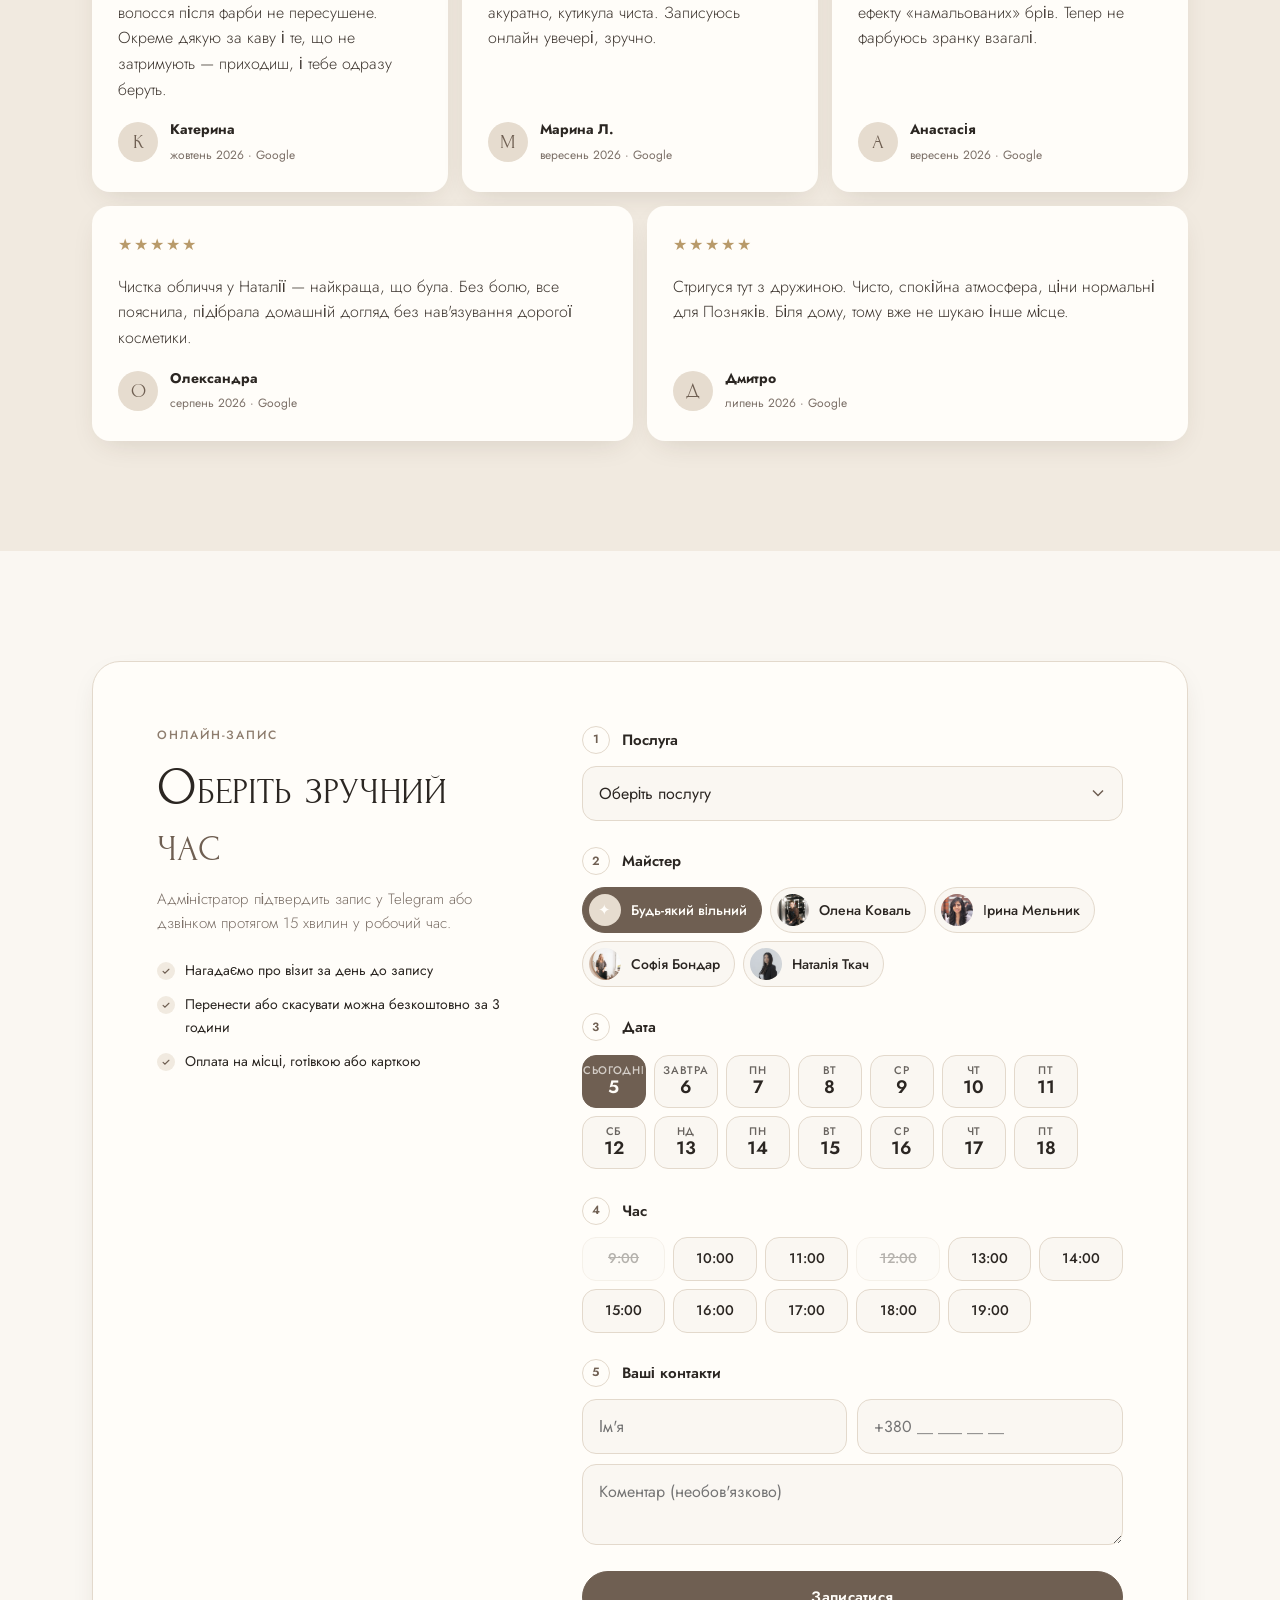
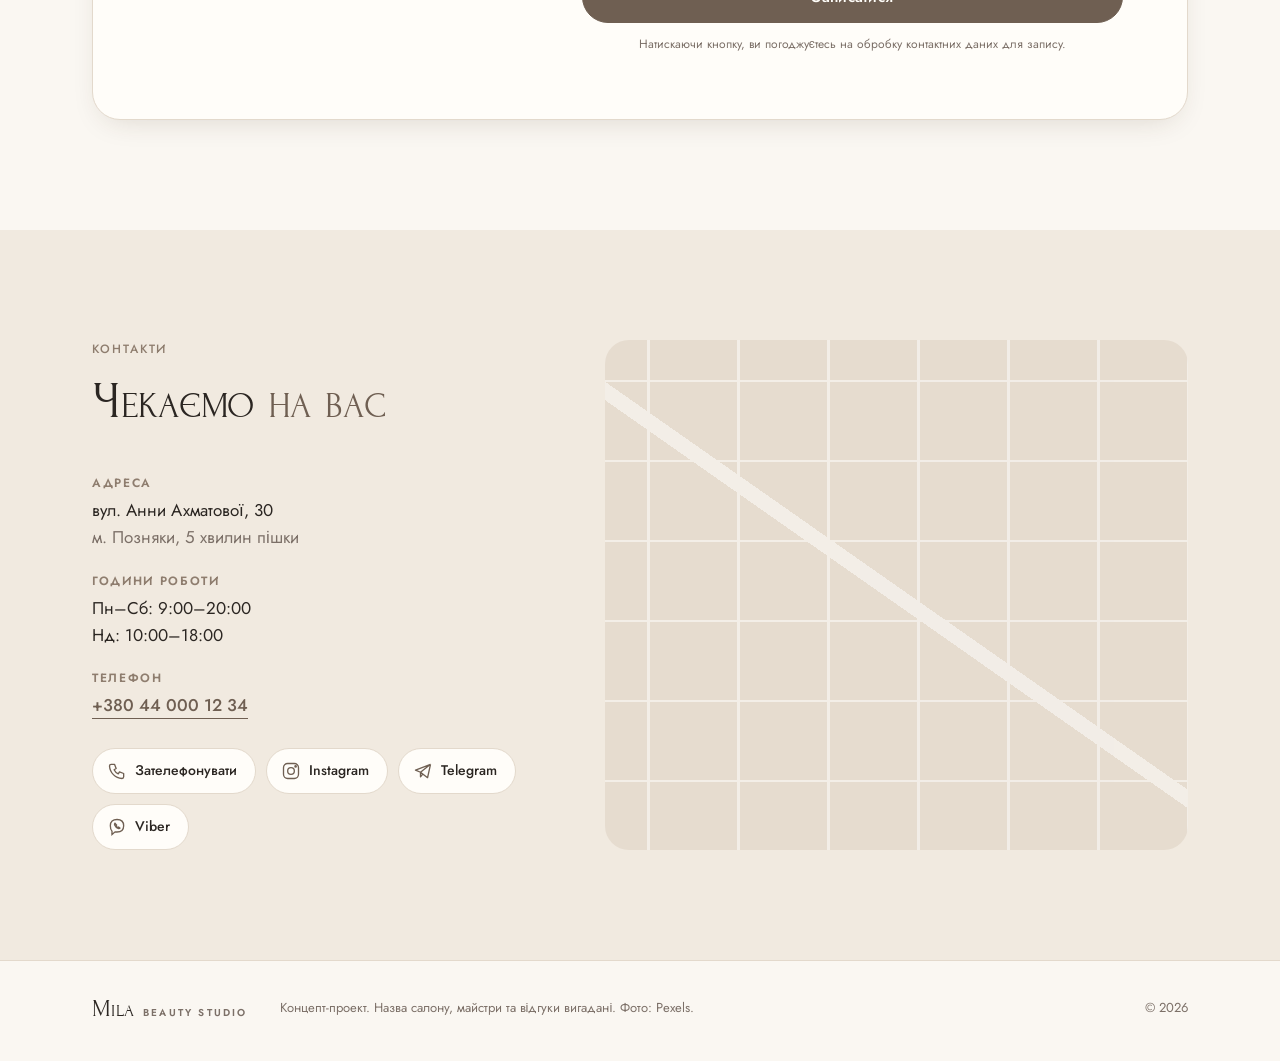
<file: salon/index.html>
<!doctype html>
<html lang="uk" class="hero-full">
<head>
<meta charset="utf-8">
<meta name="viewport" content="width=device-width, initial-scale=1, viewport-fit=cover">
<title>Mila Beauty Studio — салон краси на Позняках</title>
<meta name="description" content="Стрижки, фарбування, манікюр, брови, вії та догляд за обличчям на Позняках. Онлайн-запис за хвилину.">
<meta name="theme-color" content="#FAF7F2">
<meta property="og:title" content="Mila Beauty Studio — салон краси на Позняках">
<meta property="og:description" content="Волосся, нігті, брови, вії та догляд. Онлайн-запис за хвилину.">
<meta property="og:image" content="img/hero-full.jpg">
<link rel="icon" href="data:image/svg+xml,%3Csvg xmlns='http://www.w3.org/2000/svg' viewBox='0 0 64 64'%3E%3Crect width='64' height='64' rx='14' fill='%236F5F52'/%3E%3Ctext x='32' y='44' font-family='Georgia,serif' font-size='34' fill='%23FAF7F2' text-anchor='middle'%3EM%3C/text%3E%3C/svg%3E">
<link rel="preconnect" href="https://fonts.googleapis.com">
<link rel="preconnect" href="https://fonts.gstatic.com" crossorigin>
<link href="https://fonts.googleapis.com/css2?family=Forum&family=Jost:wght@300;400;500;600&display=swap" rel="stylesheet">
<link rel="preload" as="image" href="img/hero-full-m.jpg" media="(max-width: 767px)">
<link rel="preload" as="image" href="img/hero-full.jpg" media="(min-width: 768px)">
<link rel="stylesheet" href="styles.css?v=1795221133">
</head>
<body>

<header class="nav" id="nav">
  <div class="wrap nav__in">
    <a href="#top" class="logo">Mila<span>beauty studio</span></a>
    <nav class="nav__links" aria-label="Розділи">
      <a href="#services">Послуги</a>
      <a href="#gallery">Роботи</a>
      <a href="#team">Майстри</a>
      <a href="#reviews">Відгуки</a>
      <a href="#contacts">Контакти</a>
    </nav>
    <a href="#booking" class="btn btn--sm nav__cta">Записатися</a>
    <button class="nav__burger" aria-label="Меню" aria-expanded="false" id="burger"><span></span><span></span></button>
  </div>
  <div class="mnav" id="mnav">
    <a href="#services">Послуги і ціни</a>
    <a href="#gallery">Наші роботи</a>
    <a href="#team">Майстри</a>
    <a href="#reviews">Відгуки</a>
    <a href="#contacts">Контакти</a>
    <a href="#booking" class="btn">Записатися онлайн</a>
  </div>
</header>

<main id="top">

  <!-- 1. HERO -->
  <section class="hero">
    <div class="wrap hero__grid">
      <div class="hero__media">
        <picture class="hero__img">
          <source media="(max-width: 767px)" srcset="img/hero-full-m.jpg">
          <img src="img/hero-full.jpg" alt="Укладка в Mila Beauty Studio" fetchpriority="high" width="1600" height="1067">
        </picture>
      </div>
      <div class="hero__text" id="heroText">
        <p class="eyebrow">Салон краси · Позняки</p>
        <h1>Доглянуті <em>без поспіху</em></h1>
        <p class="hero__lead">Волосся, нігті, брови, вії та догляд за обличчям в одному місці. Запис онлайн за хвилину, без дзвінків.</p>
        <div class="hero__actions" id="heroActions">
          <a href="#booking" class="btn">Записатися</a>
          <a href="#services" class="btn btn--ghost">Ціни</a>
        </div>
      </div>
    </div>
  </section>

  <!-- TRUST -->
  <section class="trust">
    <div class="wrap">
      <h2 class="trust__title reveal">Нам довіряють на Позняках</h2>
      <ul class="trust__list reveal">
        <li><b>8 000+</b><span>задоволених клієнтів</span></li>
        <li><b>87%</b><span>повертаються знову</span></li>
        <li><b>186</b><span>відгуків 5★ у Google</span></li>
        <li><b>7 років</b><span>турботи про вас</span></li>
      </ul>
    </div>
  </section>

  <!-- 2. SERVICES -->
  <section class="section" id="services">
    <div class="wrap">
      <div class="head reveal">
        <p class="eyebrow">Послуги і ціни</p>
        <h2>Усе для краси — <em>в одному місці</em></h2>
        <p class="head__sub">Ціни вказані за базову послугу. Точну вартість майстер назве після консультації.</p>
      </div>
      <div class="tabs reveal" role="tablist" id="svcTabs"></div>
      <div class="prices reveal" id="svcList"></div>
    </div>
  </section>

  <!-- 3. GALLERY -->
  <section class="section section--sand" id="gallery">
    <div class="wrap">
      <div class="head reveal">
        <p class="eyebrow">Наші роботи</p>
        <h2>Результат, який <em>хочеться показати</em></h2>
      </div>
    </div>
    <div class="gallery reveal" id="gallery-list"></div>
    <div class="wrap gallery__more reveal">
      <a href="#" class="link" data-social="instagram">Більше робіт в Instagram →</a>
    </div>
  </section>

  <!-- 4. TEAM -->
  <section class="section" id="team">
    <div class="wrap">
      <div class="head reveal">
        <p class="eyebrow">Майстри</p>
        <h2>Люди, яким <em>довіряють</em></h2>
      </div>
      <div class="team" id="teamList"></div>
    </div>
  </section>

  <!-- 5. REVIEWS -->
  <section class="section section--sand" id="reviews">
    <div class="wrap">
      <div class="head reveal">
        <p class="eyebrow">Відгуки</p>
        <h2>Що кажуть <em>наші гості</em></h2>
        <p class="head__sub"><span class="stars" aria-hidden="true">★★★★★</span> 4.9 · 186 відгуків у Google</p>
      </div>
    </div>
    <div class="reviews" id="reviewList"></div>
  </section>

  <!-- BOOKING -->
  <section class="section" id="booking">
    <div class="wrap">
      <div class="book reveal">
        <div class="book__intro">
          <p class="eyebrow">Онлайн-запис</p>
          <h2>Оберіть зручний <em>час</em></h2>
          <p class="head__sub">Адміністратор підтвердить запис у Telegram або дзвінком протягом 15 хвилин у робочий час.</p>
          <ul class="perks">
            <li>Нагадаємо про візит за день до запису</li>
            <li>Перенести або скасувати можна безкоштовно за 3 години</li>
            <li>Оплата на місці, готівкою або карткою</li>
          </ul>
        </div>

        <form class="form" id="bookForm" novalidate>
          <div class="step">
            <span class="step__n">1</span>
            <label class="step__t" for="fService">Послуга</label>
            <select id="fService" name="service" required></select>
          </div>

          <div class="step">
            <span class="step__n">2</span>
            <span class="step__t">Майстер</span>
            <div class="chips" id="fMaster" role="radiogroup" aria-label="Майстер"></div>
          </div>

          <div class="step">
            <span class="step__n">3</span>
            <span class="step__t">Дата</span>
            <div class="chips chips--scroll" id="fDate" role="radiogroup" aria-label="Дата"></div>
          </div>

          <div class="step">
            <span class="step__n">4</span>
            <span class="step__t">Час</span>
            <div class="chips chips--time" id="fTime" role="radiogroup" aria-label="Час"></div>
          </div>

          <div class="step">
            <span class="step__n">5</span>
            <span class="step__t">Ваші контакти</span>
            <div class="fields">
              <input type="text" id="fName" name="name" placeholder="Ім'я" autocomplete="given-name" required>
              <input type="tel" id="fPhone" name="phone" placeholder="+380 __ ___ __ __" autocomplete="tel" inputmode="tel" required>
              <textarea id="fNote" name="note" rows="2" placeholder="Коментар (необов'язково)"></textarea>
            </div>
          </div>

          <div class="summary" id="summary" aria-live="polite"></div>
          <p class="form__err" id="formErr" role="alert"></p>
          <button type="submit" class="btn btn--block" id="submitBtn">Записатися</button>
          <p class="form__note">Натискаючи кнопку, ви погоджуєтесь на обробку контактних даних для запису.</p>
        </form>

        <div class="done" id="done" hidden>
          <div class="done__icon" aria-hidden="true">
            <svg viewBox="0 0 24 24" width="30" height="30"><path d="M5 12.5l4.5 4.5L19 7.5" fill="none" stroke="currentColor" stroke-width="1.8" stroke-linecap="round" stroke-linejoin="round"/></svg>
          </div>
          <h3>Дякуємо, заявку отримано!</h3>
          <p id="doneText"></p>
          <button class="btn btn--ghost" id="again" type="button">Записатися ще раз</button>
        </div>
      </div>
    </div>
  </section>

  <!-- 6. CONTACTS -->
  <section class="section section--sand" id="contacts">
    <div class="wrap contacts">
      <div class="contacts__info reveal">
        <p class="eyebrow">Контакти</p>
        <h2>Чекаємо <em>на вас</em></h2>
        <dl class="info">
          <dt>Адреса</dt>
          <dd>вул. Анни Ахматової, 30<br><span class="muted">м. Позняки, 5 хвилин пішки</span></dd>
          <dt>Години роботи</dt>
          <dd>Пн–Сб: 9:00–20:00<br>Нд: 10:00–18:00</dd>
          <dt>Телефон</dt>
          <dd><a href="#" data-social="phone" class="link" id="phoneText"></a></dd>
        </dl>
        <div class="socials" id="socials"></div>
      </div>
      <div class="map reveal" id="map">
        <button class="map__load" type="button" id="mapLoad">
          <span>Показати на карті</span>
        </button>
      </div>
    </div>
  </section>

</main>

<footer class="footer">
  <div class="wrap footer__in">
    <a href="#top" class="logo logo--sm">Mila<span>beauty studio</span></a>
    <p class="footer__concept">Концепт-проект. Назва салону, майстри та відгуки вигадані. Фото: Pexels.</p>
    <p class="muted">© 2026</p>
  </div>
</footer>

<a href="#booking" class="fab" id="fab">Записатися</a>

<div class="lb" id="lb" hidden role="dialog" aria-modal="true" aria-label="Перегляд фото">
  <button class="lb__close" id="lbClose" aria-label="Закрити">×</button>
  <button class="lb__nav lb__prev" id="lbPrev" aria-label="Попереднє">‹</button>
  <figure class="lb__fig"><img id="lbImg" alt=""><figcaption id="lbCap"></figcaption></figure>
  <button class="lb__nav lb__next" id="lbNext" aria-label="Наступне">›</button>
</div>

<script src="config.js?v=1795221133"></script>
<script src="data.js?v=1795221133"></script>
<script src="app.js?v=1795221133" defer></script>
</body>
</html>
</file>
<file: home/styles.css>
:root{
  --bg:#F6F5F2;
  --bg2:#EAE7E0;
  --ink:#141414;
  --ink2:#3A3935;
  --muted:#77736B;
  --line:#D9D5CC;
  --accent:#6A62EC;
  --g1:#5A63EE;--g2:#7C66EE;--g3:#A07DE6;
  --grad:linear-gradient(110deg,var(--g1) 0%,var(--g2) 50%,var(--g3) 100%);
  --glow:0 10px 24px -14px rgba(96,90,230,.55);
  --accent-soft:#ECEBFC;
  --dark:#141414;
  --radius:22px;
  --gutter:20px;
  --ease:cubic-bezier(.2,.7,.1,1);
  --serif:"Cormorant Garamond",Georgia,serif;
  --sans:"Onest",system-ui,-apple-system,"Segoe UI",sans-serif;
}
*{box-sizing:border-box}
html{overflow-x:clip;scroll-behavior:smooth;-webkit-text-size-adjust:100%}
body{margin:0;background:var(--bg);color:var(--ink);font:400 16px/1.55 var(--sans);-webkit-font-smoothing:antialiased;overflow-x:clip}
img{display:block;max-width:100%}
a{color:inherit;text-decoration:none}
h1,h2,h3{margin:0;font-weight:600;letter-spacing:-.03em;line-height:1.02}
em{font-family:var(--serif);font-style:italic;font-weight:500;letter-spacing:-.01em}
p{margin:0}
::selection{background:var(--accent);color:#fff}

.grain{position:fixed;inset:0;z-index:100;pointer-events:none;opacity:.05;
  background-image:url("data:image/svg+xml,%3Csvg xmlns='http://www.w3.org/2000/svg' width='160' height='160'%3E%3Cfilter id='n'%3E%3CfeTurbulence type='fractalNoise' baseFrequency='.9' numOctaves='2' stitchTiles='stitch'/%3E%3C/filter%3E%3Crect width='100%25' height='100%25' filter='url(%23n)'/%3E%3C/svg%3E");}

/* ---------- buttons ---------- */
.btn{display:inline-flex;align-items:center;justify-content:center;gap:10px;height:54px;padding:0 26px;border-radius:999px;font:600 15.5px/1 var(--sans);letter-spacing:-.01em;white-space:nowrap;transition:transform .35s var(--ease),background .3s,color .3s,box-shadow .3s;will-change:transform}
.btn svg{width:19px;height:19px;fill:currentColor;flex:none}
.btn-neon{background:linear-gradient(110deg,var(--g1),var(--g2));background-size:150% 100%;background-position:0 0;color:#fff;box-shadow:var(--glow),inset 0 1px 0 rgba(255,255,255,.3)}
.btn-neon:hover{background-position:100% 0;box-shadow:0 12px 28px -12px rgba(96,90,230,.7),inset 0 1px 0 rgba(255,255,255,.3)}
.btn-neon{transition:transform .35s var(--ease),background-position .6s var(--ease),box-shadow .4s}
.btn-ghost{color:var(--ink);box-shadow:inset 0 0 0 1.5px var(--ink)}
.btn-ghost:hover{background:#fff;box-shadow:inset 0 0 0 1.5px var(--accent),var(--glow);color:var(--accent)}
.btn-light{background:#fff;color:var(--ink)}
.btn-light:hover{background:var(--accent);color:#fff}
.btn-sm{height:40px;padding:0 18px;font-size:14px}
.btn-xl{height:64px;padding:0 34px;font-size:17px}
.btn .arr{transition:transform .35s var(--ease)}
.btn:hover .arr{transform:translate(3px,-3px)}
.btn:active{transform:scale(.97)}

/* ---------- nav ---------- */
.nav{position:fixed;top:0;left:0;right:0;z-index:50;display:flex;align-items:center;justify-content:space-between;gap:16px;
  padding:calc(10px + env(safe-area-inset-top)) var(--gutter) 10px;transition:background .4s,box-shadow .4s,transform .45s var(--ease)}
.nav.scrolled{background:rgba(246,245,242,.82);backdrop-filter:blur(14px) saturate(1.4);-webkit-backdrop-filter:blur(14px) saturate(1.4);box-shadow:0 1px 0 var(--line)}
.nav.hide{transform:translateY(-110%)}
.brand{display:flex;align-items:center;gap:10px;font-weight:600;font-size:15px;letter-spacing:-.01em}
.brand-mark{display:grid;place-items:center;width:34px;height:34px;border-radius:50%;background:var(--accent);color:#fff;font-size:15px;transition:transform .6s var(--ease)}
.brand:hover .brand-mark{transform:rotate(-360deg)}
.brand-text i{font-style:normal;color:var(--muted)}
.nav-links{display:none}

/* ---------- hero ---------- */
.hero-text{min-width:0}
.hero{position:relative;padding:calc(96px + env(safe-area-inset-top)) var(--gutter) 40px;display:grid;gap:44px;min-height:100svh;align-content:center}
.eyebrow{display:inline-flex;align-items:center;gap:9px;font-size:13.5px;font-weight:500;color:var(--ink2);padding:7px 14px 7px 12px;border-radius:999px;background:#fff;box-shadow:0 0 0 1px var(--line)}
.dot{width:8px;height:8px;border-radius:50%;background:#2BB673;box-shadow:0 0 0 0 rgba(43,182,115,.5);animation:pulse 2s infinite}
@keyframes pulse{70%{box-shadow:0 0 0 9px rgba(43,182,115,0)}100%{box-shadow:0 0 0 0 rgba(43,182,115,0)}}
.hero-title{margin:22px 0 22px;font-size:clamp(46px,13.2vw,112px);line-height:.98;letter-spacing:-.045em}
.hero-title .line{display:block;overflow:hidden;padding-bottom:.06em;margin-bottom:-.06em}
.hero-title .line>span{display:inline-block;transform:translateY(105%);transition:transform 1.1s var(--ease)}
.loaded .hero-title .line>span{transform:none}
.loaded .hero-title .line:nth-child(2)>span{transition-delay:.1s}
.loaded .hero-title .line:nth-child(3)>span{transition-delay:.2s}
.hero-title em{font-size:1.12em;line-height:.8;letter-spacing:-.02em}
.hero-title .line>.rotator{display:inline-grid;vertical-align:bottom;white-space:nowrap}
.rot-word{grid-area:1/1;padding-bottom:.08em;background:var(--grad);-webkit-background-clip:text;background-clip:text;color:transparent;
  opacity:0;transform:translateY(55%);filter:blur(8px);transition:transform .7s var(--ease),opacity .5s,filter .5s}
.rot-word.on{opacity:1;transform:none;filter:none}
.rot-word.out{opacity:0;transform:translateY(-55%);filter:blur(8px)}
.hero-sub{max-width:470px;font-size:17.5px;color:var(--ink2);line-height:1.55}
.hero-cta{display:flex;flex-wrap:wrap;gap:10px;margin-top:28px}
.hero-cta .btn{flex:1 1 auto}
.hero-facts{display:flex;flex-wrap:wrap;gap:8px 18px;list-style:none;padding:0;margin:24px 0 0;font-size:13.5px;color:var(--muted)}
.hero-facts li{display:flex;align-items:center;gap:7px}
.hero-facts li::before{content:"";width:15px;height:15px;border-radius:50%;background:url("data:image/svg+xml,%3Csvg xmlns='http://www.w3.org/2000/svg' viewBox='0 0 16 16'%3E%3Cpath d='M4.5 8.2 7 10.6l4.6-5' fill='none' stroke='white' stroke-width='1.8' stroke-linecap='round' stroke-linejoin='round'/%3E%3C/svg%3E") center/100% no-repeat,var(--accent)}

/* phones */
.phone{position:relative;width:200px;aspect-ratio:9/19.3;border-radius:34px;padding:7px;background:#111;
  box-shadow:0 0 0 1.5px #2b2b2b inset,0 1px 0 1px rgba(255,255,255,.08) inset,0 30px 60px -20px rgba(20,20,20,.45),0 12px 24px -12px rgba(20,20,20,.3)}
.phone::before{content:"";position:absolute;z-index:3;top:13px;left:50%;width:31%;height:17px;border-radius:12px;background:#000;transform:translateX(-50%)}
.screen{position:relative;height:100%;border-radius:27px;overflow:hidden;background:#fff}
.screen img{width:100%;height:auto;will-change:transform}
.screen.live{overflow-y:auto;scrollbar-width:none;overscroll-behavior:contain;-webkit-overflow-scrolling:touch}
.screen.live::-webkit-scrollbar{display:none}
.screen.live img{will-change:auto}

.hero-phones{position:relative;height:490px;margin-inline:calc(var(--gutter)*-1);overflow:hidden;padding-block:20px;display:flex;justify-content:center;align-items:center;perspective:1400px}
.hero-phones .phone{position:absolute;transition:transform 1.4s var(--ease),opacity 1s}
.ph-center{z-index:2;width:205px;transform:translateY(60px);opacity:0}
.ph-left{width:172px;transform:translate(0,60px) rotate(0);opacity:0}
.ph-right{width:172px;transform:translate(0,60px) rotate(0);opacity:0}
.loaded .ph-center{transform:translate(var(--mx,0),var(--my,0));opacity:1;transition-delay:.25s}
.loaded .ph-left{transform:translate(calc(-58% + var(--mx,0px)*-.6),calc(22px + var(--my,0px)*-.6)) rotate(-9deg);opacity:1;transition-delay:.4s}
.loaded .ph-right{transform:translate(calc(58% + var(--mx,0px)*-.6),calc(22px + var(--my,0px)*-.6)) rotate(9deg);opacity:1;transition-delay:.5s}
.hero-badge{position:absolute;z-index:4;right:4%;top:6%;width:96px;height:96px;border-radius:50%;background:var(--grad);color:#fff;display:flex;align-items:center;justify-content:center;gap:5px;
  font-size:11.5px;line-height:1.15;font-weight:500;box-shadow:0 14px 30px -14px rgba(96,90,230,.6);transform:scale(0) rotate(-30deg);transition:transform .9s cubic-bezier(.3,1.6,.5,1) 1s}
.hero-badge b{font-size:38px;font-weight:600;letter-spacing:-.04em}
.loaded .hero-badge{transform:scale(1) rotate(-8deg)}

/* ---------- marquee ---------- */
.marquee{overflow:hidden;border-block:1px solid var(--line);padding:18px 0;background:var(--bg)}
.marquee-track{display:flex;width:max-content;align-items:center;gap:26px;animation:marq 38s linear infinite;font-size:clamp(22px,4.4vw,34px);font-weight:500;letter-spacing:-.03em}
.marquee-track i{font-style:normal;color:var(--g2);font-size:.7em}
.marquee-track span:nth-of-type(even){font-family:var(--serif);font-style:italic;font-size:1.1em}
@keyframes marq{to{transform:translateX(-50%)}}

/* ---------- section heads ---------- */
section{position:relative}
.sec-head{max-width:760px;margin-bottom:44px}
.kicker{font-size:13px;font-weight:500;letter-spacing:.04em;text-transform:uppercase;color:var(--muted);margin-bottom:16px}
.kicker.light{color:var(--muted)}
h2{font-size:clamp(34px,8.4vw,68px)}
h2 em{font-size:1.1em}
.sec-note{margin-top:18px;max-width:560px;color:var(--ink2);font-size:16.5px}

/* ---------- works ---------- */
.works{padding:90px var(--gutter) 40px}
.work{display:grid;gap:30px;padding:44px 0;border-top:1px solid var(--line)}
.work-phone{position:relative;display:flex;justify-content:center;padding:26px 0;border-radius:28px;background:var(--bg2);overflow:hidden}
.work-phone::after{content:"";position:absolute;inset:auto -20% -60% -20%;height:80%;background:radial-gradient(closest-side,rgba(110,100,235,.1),transparent);pointer-events:none}
.phone.big{width:min(66vw,270px);z-index:1;transition:transform .2s linear}
.swipe-hint{position:absolute;z-index:2;left:16px;top:16px;font-size:12px;font-weight:500;color:var(--muted);background:#fff;padding:6px 11px;border-radius:999px;box-shadow:0 0 0 1px var(--line);transition:opacity .4s}
.work.touched .swipe-hint{opacity:0}
.work-num{display:inline-block;font-family:var(--serif);font-style:italic;font-size:24px;padding-right:4px;background:var(--grad);-webkit-background-clip:text;background-clip:text;color:transparent;margin-bottom:6px}
.work h3{font-size:clamp(30px,7vw,48px)}
.work-type{margin-top:8px;font-size:15px;color:var(--muted)}
.work-feature{margin-top:18px;font-size:17px;color:var(--ink2);max-width:460px}
.tags{display:flex;flex-wrap:wrap;gap:7px;list-style:none;padding:0;margin:20px 0 26px}
.tags li{font-size:13px;font-weight:500;padding:6px 12px;border-radius:999px;background:#fff;box-shadow:0 0 0 1px var(--line)}

/* ---------- price ---------- */
.price{padding:50px 10px}
.price-card{background:#fff;color:var(--ink);box-shadow:0 0 0 1px var(--line),0 40px 80px -50px rgba(96,90,230,.3);isolation:isolate;border-radius:32px;padding:44px 22px 26px;overflow:hidden;position:relative}
.price-card::before{content:"";position:absolute;width:520px;height:520px;right:-240px;top:-260px;border-radius:50%;background:radial-gradient(closest-side,rgba(110,100,235,.12),transparent);pointer-events:none;z-index:-1}
.price-card::after{content:"";position:absolute;width:460px;height:460px;left:-220px;bottom:-240px;border-radius:50%;background:radial-gradient(closest-side,rgba(160,125,230,.1),transparent);pointer-events:none;z-index:-1}
.price-num .count{background:var(--grad);-webkit-background-clip:text;background-clip:text;color:transparent;padding-right:.02em}
.price-num{display:flex;flex-wrap:wrap;align-items:baseline;gap:0 .12em;font-size:clamp(40px,11.6vw,140px);letter-spacing:-.055em;line-height:.95;font-variant-numeric:tabular-nums}
.price-num .dash{color:var(--line);font-weight:400}
.price-num small{font-size:.3em;letter-spacing:-.01em;font-weight:500;color:var(--muted);margin-left:.25em}
.price-why{margin-top:22px;max-width:620px;color:var(--ink2);font-size:17px}
.scale{margin:38px 0 34px}
.scale-bar{height:6px;border-radius:6px;background:var(--bg2)}
.scale-fill{display:block;height:100%;width:100%;border-radius:6px;background:var(--grad);box-shadow:none;transform:scaleX(0);transform-origin:left;transition:transform 1.8s var(--ease) .2s}
.scale.in .scale-fill{transform:scaleX(1)}
.scale-ends{display:flex;justify-content:space-between;gap:20px;margin-top:14px}
.scale-ends div{display:flex;flex-direction:column;gap:4px;max-width:46%;font-size:13.5px;color:var(--muted)}
.scale-ends div:last-child{text-align:right}
.scale-ends b{color:var(--ink);font-size:16px;font-weight:600}
.price-bottom{display:grid;gap:22px}
.included{list-style:none;padding:0;margin:0;display:grid;gap:2px}
.included li{display:flex;gap:12px;align-items:center;padding:13px 0;border-top:1px solid var(--line);font-size:15.5px}
.included li::before{content:"";flex:none;width:20px;height:20px;border-radius:50%;background:url("data:image/svg+xml,%3Csvg xmlns='http://www.w3.org/2000/svg' viewBox='0 0 16 16'%3E%3Cpath d='M4.5 8.2 7 10.6l4.6-5' fill='none' stroke='white' stroke-width='1.6' stroke-linecap='round' stroke-linejoin='round'/%3E%3C/svg%3E") center/80% no-repeat,var(--accent)}
.trial{display:grid;gap:2px;padding:22px;border-radius:22px;background:var(--accent-soft);box-shadow:none;color:var(--ink)}
.trial-label{font-size:13px;font-weight:500;text-transform:uppercase;letter-spacing:.04em;color:var(--muted)}
.trial-num{justify-self:start;background:var(--grad);-webkit-background-clip:text;background-clip:text;color:transparent;font-size:46px;font-weight:600;letter-spacing:-.05em;line-height:1.1}
.trial-note{font-size:14px;color:var(--ink2)}

/* ---------- steps ---------- */
.steps{padding:80px var(--gutter) 40px}
.steps-wrap{position:relative;max-width:760px}
.step-list{list-style:none;padding:0;margin:0;display:grid;gap:34px}
.step-line{position:absolute;left:23px;top:24px;bottom:24px;width:2px;background:var(--line)}
.step-line span{display:block;width:100%;height:100%;background:var(--accent);transform-origin:top;transform:scaleY(var(--p,0))}
.step{position:relative;display:grid;grid-template-columns:48px 1fr;gap:18px;align-items:start}
.step-n{display:grid;place-items:center;width:48px;height:48px;border-radius:50%;background:var(--bg);box-shadow:0 0 0 1.5px var(--ink) inset;font-weight:600;font-size:17px;position:relative;z-index:1;transition:background .4s,color .4s}
.step.on .step-n{background:var(--accent);color:#fff;box-shadow:inset 0 0 0 1.5px var(--accent)}
.step h3{font-size:clamp(24px,5.6vw,34px);display:flex;flex-wrap:wrap;align-items:center;gap:10px;padding-top:8px}
.pill{font-size:12.5px;font-weight:600;letter-spacing:0;padding:5px 11px;border-radius:999px;background:var(--accent-soft);color:var(--accent)}
.step p{margin-top:10px;color:var(--ink2);font-size:16.5px;max-width:520px}


/* ---------- faq ---------- */
.faq{padding:60px var(--gutter) 80px}
.faq-list{max-width:820px;border-bottom:1px solid var(--line)}
.faq details{border-top:1px solid var(--line)}
.faq summary{list-style:none;cursor:pointer;display:flex;justify-content:space-between;align-items:center;gap:16px;padding:22px 0;font-size:18px;font-weight:500;letter-spacing:-.015em}
.faq summary::-webkit-details-marker{display:none}
.faq summary::after{content:"";flex:none;width:30px;height:30px;border-radius:50%;box-shadow:0 0 0 1.5px var(--ink) inset;
  background:linear-gradient(var(--ink),var(--ink)) center/12px 1.5px no-repeat,linear-gradient(var(--ink),var(--ink)) center/1.5px 12px no-repeat;transition:transform .4s var(--ease),background-color .3s}
.faq details[open] summary::after{transform:rotate(135deg)}
.faq details p{padding:0 44px 22px 0;color:var(--ink2);font-size:16px}

/* ---------- contact ---------- */
.contact{background:var(--bg);color:var(--ink);border-top:1px solid var(--line);padding:100px var(--gutter) calc(28px + env(safe-area-inset-bottom));overflow:hidden}
.contact::before{content:"";position:absolute;left:50%;top:-30%;width:900px;height:900px;transform:translateX(-50%);border-radius:50%;background:radial-gradient(closest-side,rgba(110,100,235,.12),rgba(160,125,230,.05) 55%,transparent 75%);pointer-events:none}
.contact-inner{position:relative;text-align:center;max-width:900px;margin:0 auto;display:flex;flex-direction:column;align-items:center}
.contact-title{font-size:clamp(44px,12vw,120px);letter-spacing:-.05em}
.contact-title em{background:var(--grad);-webkit-background-clip:text;background-clip:text;color:transparent;padding-right:.08em}
.contact-sub{margin:24px 0 34px;font-size:18px;color:var(--ink2);max-width:440px}
.contact-small{margin-top:16px;font-size:13.5px;color:var(--muted)}
.foot{position:relative;display:flex;justify-content:space-between;margin-top:90px;padding-top:22px;border-top:1px solid var(--line);font-size:13.5px;color:var(--muted)}
.foot a:hover{color:var(--ink)}

/* contacts */
.contacts{width:100%;max-width:640px;margin-top:64px;text-align:left}
.contact-cards{display:grid;gap:12px}
.c-card{display:flex;align-items:center;gap:16px;padding:18px 20px;border-radius:20px;background:#fff;box-shadow:0 0 0 1px var(--line);transition:box-shadow .35s,transform .35s var(--ease)}
.c-card:hover{transform:translateY(-2px);box-shadow:0 0 0 1px var(--accent),var(--glow)}
.c-ic{display:grid;place-items:center;flex:none;width:46px;height:46px;border-radius:50%;background:var(--accent-soft);color:var(--accent)}
.c-ic svg{width:21px;height:21px;fill:currentColor}
.c-txt{display:flex;flex-direction:column;gap:2px;flex:1;min-width:0}
.c-label{font-size:13px;color:var(--muted)}
.c-val{font-size:18px;font-weight:600;letter-spacing:-.01em}
.c-arr{color:var(--muted);transition:transform .35s var(--ease),color .3s}
.c-card:hover .c-arr{transform:translate(3px,-3px);color:var(--accent)}
@media (min-width:760px){.contact-cards{grid-template-columns:1fr 1fr}}

/* floating CTA (mobile) */
.float-cta{position:fixed;z-index:40;right:16px;bottom:calc(16px + env(safe-area-inset-bottom));display:flex;align-items:center;gap:8px;height:52px;padding:0 20px 0 16px;border-radius:999px;background:var(--accent);color:#fff;font-weight:600;font-size:15px;
  box-shadow:var(--glow);transform:translateY(140%);transition:transform .5s var(--ease)}
.float-cta svg{width:20px;height:20px;fill:currentColor}
.float-cta.show{transform:none}

/* toast */
.toast{position:fixed;z-index:60;left:50%;bottom:calc(84px + env(safe-area-inset-bottom));transform:translate(-50%,20px);opacity:0;background:var(--ink);color:#fff;padding:12px 18px;border-radius:14px;font-size:14px;transition:.4s var(--ease);pointer-events:none;max-width:calc(100% - 32px);text-align:center}
.toast.show{opacity:1;transform:translate(-50%,0)}

/* ---------- reveal ---------- */
.reveal{opacity:0;transform:translateY(26px);transition:opacity .9s var(--ease),transform .9s var(--ease)}
.reveal.in{opacity:1;transform:none}
.reveal-work .work-phone{clip-path:inset(12% 6% 12% 6% round 28px);transition:clip-path 1.2s var(--ease)}
.reveal-work .work-info>*{opacity:0;transform:translateY(22px);transition:opacity .8s var(--ease),transform .8s var(--ease)}
.reveal-work.in .work-phone{clip-path:inset(0 0 0 0 round 28px)}
.reveal-work.in .work-info>*{opacity:1;transform:none}
.reveal-work.in .work-info>*:nth-child(2){transition-delay:.06s}
.reveal-work.in .work-info>*:nth-child(3){transition-delay:.12s}
.reveal-work.in .work-info>*:nth-child(4){transition-delay:.18s}
.reveal-work.in .work-info>*:nth-child(5){transition-delay:.24s}
.reveal-work.in .work-info>*:nth-child(6){transition-delay:.3s}

/* ---------- tablet / desktop ---------- */
@media (min-width:760px){
  :root{--gutter:40px}
  .nav-links{display:flex;gap:28px;font-size:14.5px;font-weight:500}
  .nav-links a{position:relative}
  .nav-links a::after{content:"";position:absolute;left:0;right:0;bottom:-4px;height:1.5px;background:currentColor;transform:scaleX(0);transform-origin:right;transition:transform .4s var(--ease)}
  .nav-links a:hover::after{transform:scaleX(1);transform-origin:left}
  .hero-cta .btn{flex:0 0 auto}
  .phone{width:220px}
  .hero-phones{height:560px}
  .ph-center{width:250px}.ph-left,.ph-right{width:210px}
  .hero-badge{width:118px;height:118px;font-size:13px}.hero-badge b{font-size:46px}
  .work{grid-template-columns:1fr 1fr;gap:60px;align-items:center;padding:60px 0}
  .work.alt .work-phone{order:2}
  .work-phone{padding:50px 0}
  .phone.big{width:280px}
  .price{padding:70px var(--gutter)}
  .price-card{padding:70px 60px 60px}
  .price-bottom{grid-template-columns:1.4fr 1fr;gap:40px;align-items:end}
  .float-cta{display:none}
}
@media (min-width:1100px){
  :root{--gutter:max(56px,calc((100vw - 1240px)/2))}
  .hero{grid-template-columns:1.1fr 1fr;align-items:center;gap:20px;padding-top:110px}
  .hero-title{font-size:clamp(80px,7.4vw,118px)}
  .hero-phones{height:640px}
  .ph-center{width:270px}.ph-left,.ph-right{width:228px}
  .work{gap:100px}
  .work-phone{padding:60px 0}
  .phone.big{width:300px}
  .steps-wrap{max-width:none}
  .step-list{grid-template-columns:repeat(3,1fr);gap:40px}
  .step{grid-template-columns:1fr;gap:22px}
  .step-line{left:24px;right:24px;top:23px;bottom:auto;width:auto;height:2px}
  .step-line span{transform-origin:left;transform:scaleX(var(--p,0))}
  .steps .sec-head,.faq .sec-head{max-width:none}
  .faq{display:grid;grid-template-columns:1fr 1.4fr;gap:60px;align-items:start}
}

@media (hover:hover){
  .work-phone .phone.big{cursor:grab}
}
@media (prefers-reduced-motion:reduce){
  *,*::before,*::after{animation:none!important;transition:none!important;scroll-behavior:auto!important}
  .reveal,.reveal-work .work-info>*{opacity:1;transform:none}
  .reveal-work .work-phone{clip-path:none}
  .rot-word{transform:none;filter:none}
  .hero-title .line>span{transform:none}
}
</file>
<file: barber/styles.css>
/* Ferrum Barbershop — тёмний брутальний стиль з вінтажними деталями */
:root {
  --bg: #0F0D0B;
  --bg2: #161310;
  --panel: #1C1814;
  --wood: #2A1E15;
  --line: rgba(201, 161, 91, .22);
  --line2: rgba(237, 228, 214, .09);
  --text: #EDE4D6;
  --muted: #A39887;
  --dim: #8F8576;
  --brass: #C9A15B;
  --brass-hi: #E7C985;
  --brass-lo: #8E6632;
  --brass-grad: linear-gradient(135deg, #E7C985 0%, #C29452 50%, #9A7038 100%);
  --red: #A8432F;
  --head: "Alumni Sans", "Oswald", "Arial Narrow", sans-serif;
  --serif: "Old Standard TT", Georgia, serif;
  --body: "Manrope", system-ui, sans-serif;
  --r: 4px;
  --wrap: 1200px;
}
.font-alt { --head: "Oswald", "Arial Narrow", sans-serif; }

*, *::before, *::after { box-sizing: border-box; }
html { scroll-behavior: smooth; -webkit-text-size-adjust: 100%; }
body {
  margin: 0; background: var(--bg); color: var(--text);
  font: 400 16px/1.6 var(--body); -webkit-font-smoothing: antialiased;
  overflow-x: hidden;
}
/* зерно плівки поверх усього */
body::after {
  content: ""; position: fixed; inset: 0; pointer-events: none; z-index: 100; opacity: .07; mix-blend-mode: overlay;
  background-image: url("data:image/svg+xml,%3Csvg xmlns='http://www.w3.org/2000/svg' width='160' height='160'%3E%3Cfilter id='n'%3E%3CfeTurbulence type='fractalNoise' baseFrequency='.9' numOctaves='2' stitchTiles='stitch'/%3E%3C/filter%3E%3Crect width='100%25' height='100%25' filter='url(%23n)'/%3E%3C/svg%3E");
}
img { max-width: 100%; display: block; }
a { color: inherit; }
button, input { font: inherit; color: inherit; }
.wrap { max-width: var(--wrap); margin: 0 auto; padding: 0 24px; }

h1, h2, h3 { font-family: var(--head); font-weight: 800; text-transform: uppercase; line-height: .92; letter-spacing: .01em; margin: 0; }
.font-alt h1, .font-alt h2, .font-alt h3 { font-weight: 600; line-height: 1.02; }
h2 { font-size: clamp(44px, 6vw, 76px); }
em { font-style: normal; background: var(--brass-grad); -webkit-background-clip: text; background-clip: text; color: transparent; }

.kicker {
  font: italic 400 17px/1.2 var(--serif); color: var(--brass); margin: 0 0 14px;
  display: flex; align-items: center; gap: 12px;
}
.kicker span { font-style: normal; font-family: var(--head); font-weight: 700; letter-spacing: .18em; text-transform: uppercase; font-size: 14px; padding: 3px 10px; border: 1px solid var(--line); border-radius: 2px; }
.kicker--c { justify-content: center; }
.kicker--c::before, .kicker--c::after { content: ""; width: 44px; height: 1px; background: linear-gradient(90deg, transparent, var(--brass)); }
.kicker--c::after { transform: scaleX(-1); }

.section { padding: 104px 0; position: relative; }
.head { text-align: center; max-width: 720px; margin: 0 auto 52px; }
.head__sub { color: var(--muted); margin: 16px auto 0; max-width: 560px; }
.stars { color: var(--brass); letter-spacing: 2px; }

/* Buttons */
.btn {
  display: inline-flex; align-items: center; justify-content: center; gap: 8px;
  height: 54px; padding: 0 28px; border-radius: var(--r); border: 1px solid transparent; cursor: pointer;
  font: 700 21px/1 var(--head); letter-spacing: .12em; text-transform: uppercase; text-decoration: none;
  transition: transform .2s, box-shadow .2s, background .2s, color .2s, border-color .2s;
}
.font-alt .btn { font-size: 17px; font-weight: 500; }
.btn--brass { background: var(--brass-grad); color: #17120C; box-shadow: inset 0 1px 0 rgba(255,255,255,.35), 0 8px 24px -10px rgba(201,161,91,.6); }
.btn--brass:hover { transform: translateY(-2px); box-shadow: inset 0 1px 0 rgba(255,255,255,.35), 0 14px 30px -10px rgba(201,161,91,.75); }
.btn--ghost { border-color: rgba(237,228,214,.35); color: var(--text); background: rgba(15,13,11,.25); }
.btn--ghost:hover { border-color: var(--brass); color: var(--brass-hi); }
.btn--sm { height: 42px; padding: 0 18px; font-size: 18px; }
.btn--full { width: 100%; }
.btn:disabled { opacity: .6; cursor: wait; transform: none; }

/* NAV */
.nav { position: fixed; top: 0; left: 0; right: 0; z-index: 50; transition: background .3s, border-color .3s; border-bottom: 1px solid transparent; }
.nav.is-solid { background: rgba(15,13,11,.92); backdrop-filter: blur(10px); -webkit-backdrop-filter: blur(10px); border-color: var(--line2); }
.nav__in { display: flex; align-items: center; gap: 28px; height: 76px; }
.logo { display: flex; align-items: center; gap: 12px; text-decoration: none; }
.logo__mark {
  width: 42px; height: 42px; flex: none; border-radius: 50%; display: grid; place-items: center;
  border: 1.5px solid var(--brass); box-shadow: inset 0 0 0 3px var(--bg), inset 0 0 0 4px rgba(201,161,91,.5);
  font: 800 25px/1 var(--head); color: var(--brass-hi); padding-top: 2px;
}
.logo__txt { font: 800 28px/.9 var(--head); text-transform: uppercase; letter-spacing: .08em; }
.logo__txt small { display: block; font: italic 400 12px/1.3 var(--serif); letter-spacing: .04em; text-transform: none; color: var(--muted); margin-top: 3px; }
.nav__links { display: flex; gap: 26px; margin-left: auto; }
.nav__links a { font: 700 18px/1 var(--head); letter-spacing: .14em; text-transform: uppercase; text-decoration: none; color: var(--muted); transition: color .2s; }
.nav__links a:hover { color: var(--brass-hi); }
.nav__burger { display: none; }

/* HERO */
.hero { position: relative; min-height: 100vh; min-height: 100svh; display: flex; align-items: flex-end; padding: 140px 0 90px; overflow: hidden; }
.hero__bg { position: absolute; inset: 0; background: radial-gradient(ellipse at 70% 40%, #3a2a1c, #0F0D0B 70%); }
.hero__bg img { position: absolute; top: 0; right: 0; width: 56%; height: 100%; object-fit: cover; object-position: 50% 35%; filter: saturate(.8) contrast(1.05); }
.hero__bg::after {
  content: ""; position: absolute; inset: 0;
  background:
    linear-gradient(90deg, var(--bg) 0%, var(--bg) 44%, rgba(15,13,11,.55) 58%, rgba(15,13,11,.05) 80%),
    linear-gradient(0deg, var(--bg) 0%, rgba(15,13,11,0) 35%);
}
.hero__in { position: relative; z-index: 1; width: 100%; }
.hero__title { font-size: clamp(64px, 9.4vw, 138px); max-width: 860px; text-shadow: 0 2px 30px rgba(0,0,0,.5); }
.hero__sub { font-size: 18px; color: #CFC5B5; max-width: 520px; margin: 26px 0 34px; }
.hero__cta { display: flex; gap: 14px; flex-wrap: wrap; }
.hero__rating { margin: 28px 0 0; color: var(--muted); font-size: 15px; }
.hero__rating b { color: var(--text); }
.emblem { position: absolute; right: 6%; bottom: 90px; width: 190px; z-index: 1; }
.emblem text { font-family: var(--head); font-weight: 700; }
.emblem__f { font-size: 74px; font-weight: 800 !important; }
.emblem__ring { transform-origin: 100px 100px; animation: spin 40s linear infinite; }
@keyframes spin { to { transform: rotate(360deg); } }

/* STATS */
.stats { border-top: 1px solid var(--line); border-bottom: 1px solid var(--line); background: var(--bg2); }
.stats__in { display: grid; grid-template-columns: repeat(4, 1fr); }
.stat { padding: 34px 20px; text-align: center; border-left: 1px solid var(--line2); }
.stat:first-child { border-left: 0; }
.stat b { display: block; font: 800 58px/1 var(--head); background: var(--brass-grad); -webkit-background-clip: text; background-clip: text; color: transparent; }
.stat span { display: block; color: var(--muted); font-size: 14px; margin-top: 6px; }

/* INCLUDED */
.incl__grid { display: grid; grid-template-columns: repeat(4, 1fr); gap: 20px; }
.incl__item { text-align: center; padding: 10px 12px; }
.incl__item svg { width: 64px; height: 64px; padding: 14px; border: 1px solid var(--line); border-radius: 50%; fill: none; stroke: var(--brass); stroke-width: 1.6; stroke-linecap: round; stroke-linejoin: round; margin: 0 auto 18px; }
.incl__item h3 { font-size: 28px; margin-bottom: 10px; }
.incl__item p { color: var(--muted); font-size: 15px; margin: 0; }

/* PRICES — дошка як у старій перукарні */
.prices { background:
  radial-gradient(ellipse at 50% 0%, rgba(201,161,91,.08), transparent 60%),
  var(--bg2); }
.board {
  max-width: 900px; margin: 0 auto; padding: 40px 48px 30px; position: relative;
  background: linear-gradient(180deg, rgba(42,30,21,.55), rgba(28,24,20,.7));
  border: 1px solid var(--line); outline: 1px solid var(--line); outline-offset: -8px; border-radius: 2px;
}
.board__levels, .pr { display: grid; grid-template-columns: 1fr 86px 86px 86px; gap: 8px; align-items: baseline; }
.board__levels { position: sticky; top: 76px; z-index: 2; padding: 8px 0 12px; }
.board__levels span { font: 700 15px/1 var(--head); letter-spacing: .14em; text-transform: uppercase; color: var(--brass); text-align: right; }
.pcat { font: 800 34px/1 var(--head); text-transform: uppercase; margin: 26px 0 8px; display: flex; align-items: center; gap: 14px; }
.font-alt .pcat { font-weight: 600; }
.pcat::after { content: ""; flex: 1; height: 1px; background: var(--line); }
.pcat:first-child { margin-top: 4px; }
.pr { padding: 13px 0; border-bottom: 1px dashed var(--line2); cursor: pointer; text-decoration: none; transition: background .2s; margin: 0 -12px; padding-left: 12px; padding-right: 12px; border-radius: 2px; }
.pr:hover { background: rgba(201,161,91,.07); }
.pr:hover .pr__name { color: var(--brass-hi); }
.pr__name { font-weight: 600; font-size: 17px; display: flex; align-items: baseline; gap: 10px; flex-wrap: wrap; transition: color .2s; }
.pr__name small { display: block; width: 100%; font-weight: 400; font-size: 13.5px; color: var(--dim); margin-top: 2px; }
.pr__p { text-align: right; font: 700 26px/1 var(--head); letter-spacing: .02em; color: var(--text); white-space: nowrap; }
.font-alt .pr__p { font-size: 20px; font-weight: 500; }
.pr__p--one { grid-column: 2 / span 3; }
.pr__p small { font-size: .7em; color: var(--muted); margin-left: 2px; }
.hit { font: 700 12px/1 var(--head); letter-spacing: .16em; text-transform: uppercase; color: #17120C; background: var(--brass-grad); padding: 4px 7px 3px; border-radius: 2px; }
.board__foot { text-align: center; margin: 26px 0 0; font: italic 15px/1.4 var(--serif); color: var(--muted); }

/* TEAM */
.team__grid { display: grid; grid-template-columns: repeat(4, 1fr); gap: 22px; }
.barber { position: relative; background: var(--panel); border: 1px solid var(--line2); border-radius: 2px; overflow: hidden; display: flex; flex-direction: column; }
.barber__ph { aspect-ratio: 4 / 5; overflow: hidden; background: linear-gradient(160deg, #2b2119, #120f0c); position: relative; }
.barber__ph img { width: 100%; height: 100%; object-fit: cover; filter: grayscale(1) contrast(1.08) brightness(.9); transition: filter .5s, transform .6s; }
.barber:hover .barber__ph img { filter: none; transform: scale(1.04); }
.barber__lvl { position: absolute; top: 14px; left: 14px; font: 700 14px/1 var(--head); letter-spacing: .14em; text-transform: uppercase; padding: 6px 9px 5px; background: rgba(15,13,11,.8); border: 1px solid var(--line); color: var(--brass-hi); border-radius: 2px; }
.barber__b { padding: 18px 18px 20px; display: flex; flex-direction: column; flex: 1; }
.barber h3 { font-size: 30px; }
.barber__exp { font: italic 15px/1.3 var(--serif); color: var(--brass); margin: 4px 0 12px; }
.tags { display: flex; flex-wrap: wrap; gap: 6px; margin: 0 0 18px; padding: 0; list-style: none; }
.tags li { font-size: 12.5px; color: var(--muted); border: 1px solid var(--line2); padding: 3px 9px; border-radius: 99px; }
.barber .btn { margin-top: auto; height: 46px; font-size: 18px; }
@media (hover: none) { .barber__ph img { filter: none; } }

/* TICKER */
.ticker { overflow: hidden; border-top: 1px solid var(--line); border-bottom: 1px solid var(--line); background: var(--wood); padding: 16px 0; }
.ticker__in { display: flex; width: max-content; animation: tick 40s linear infinite; }
.ticker__in span { font: 800 34px/1 var(--head); text-transform: uppercase; letter-spacing: .06em; padding: 0 22px; white-space: nowrap; color: var(--text); }
.ticker__in i { font-style: normal; color: var(--brass); }
@keyframes tick { to { transform: translateX(-50%); } }

/* GALLERY */
.gallery { display: grid; grid-template-columns: repeat(4, 1fr); grid-auto-rows: 240px; gap: 12px; grid-auto-flow: dense; }
.gallery button { padding: 0; border: 0; background: var(--panel); cursor: zoom-in; position: relative; overflow: hidden; border-radius: 2px; }
.gallery button:nth-child(1) { grid-row: span 2; }
.gallery button:nth-child(4) { grid-column: span 2; }
.gallery button:nth-child(6) { grid-row: span 2; }
.gallery button:nth-child(8) { grid-column: span 2; }
.gallery img { width: 100%; height: 100%; object-fit: cover; filter: saturate(.8); transition: transform .6s, filter .4s; }
.gallery button:hover img { transform: scale(1.05); filter: none; }
.gallery span { position: absolute; left: 0; right: 0; bottom: 0; padding: 30px 14px 12px; text-align: left; font-size: 14px; background: linear-gradient(0deg, rgba(15,13,11,.85), transparent); opacity: 0; transition: opacity .3s; }
.gallery button:hover span { opacity: 1; }

/* BOOKING */
.booking { background: radial-gradient(ellipse at 20% 0%, rgba(201,161,91,.07), transparent 55%), var(--bg2); border-top: 1px solid var(--line2); }
.book { display: grid; grid-template-columns: 1fr 380px; gap: 28px; align-items: start; }
.book__steps { display: flex; flex-direction: column; gap: 18px; min-width: 0; }
.step { margin: 0; border: 1px solid var(--line2); background: var(--panel); border-radius: 2px; padding: 22px 24px 24px; min-width: 0; }
.step legend { float: left; width: 100%; padding: 0; margin: 0 0 16px; font: 800 30px/1 var(--head); text-transform: uppercase; display: flex; align-items: center; gap: 12px; }
.font-alt .step legend { font-weight: 600; font-size: 24px; }
.step legend b { width: 34px; height: 34px; border-radius: 50%; display: grid; place-items: center; font-size: 20px; border: 1px solid var(--brass); color: var(--brass-hi); padding-top: 2px; }
.step legend + * { clear: both; }
.step__lbl { font: italic 15px/1 var(--serif); color: var(--muted); margin: 18px 0 10px; }

.tabs { display: flex; gap: 6px; flex-wrap: wrap; margin-bottom: 12px; }
.tab { height: 44px; padding: 0 14px; border-radius: 99px; border: 1px solid var(--line2); background: transparent; cursor: pointer; font-size: 14px; font-weight: 600; color: var(--muted); transition: all .2s; }
.tab:hover { color: var(--text); border-color: var(--line); }
.tab.is-on { background: var(--text); color: var(--bg); border-color: var(--text); }

.svc { display: grid; grid-template-columns: 1fr 1fr; gap: 8px; }
.opt { position: relative; text-align: left; padding: 13px 14px; border: 1px solid var(--line2); border-radius: 2px; background: rgba(15,13,11,.4); cursor: pointer; transition: border-color .2s, background .2s; display: flex; justify-content: space-between; gap: 10px; align-items: flex-start; }
.opt:hover { border-color: var(--line); }
.opt.is-on { border-color: var(--brass); background: rgba(201,161,91,.1); box-shadow: inset 0 0 0 1px var(--brass); }
.opt b { font-weight: 600; font-size: 15px; display: block; }
.opt small { font-size: 12.5px; color: var(--dim); display: block; margin-top: 2px; }
.opt__p { font: 700 20px/1.1 var(--head); color: var(--brass-hi); white-space: nowrap; }
.addons { display: flex; flex-wrap: wrap; gap: 8px; }
.chip { height: 44px; padding: 0 14px; border-radius: 99px; border: 1px solid var(--line2); background: transparent; cursor: pointer; font-size: 14px; font-weight: 500; color: var(--text); transition: all .2s; display: inline-flex; align-items: center; gap: 6px; }
.chip:hover { border-color: var(--line); }
.chip i { font-style: normal; color: var(--muted); }
.chip.is-on { border-color: var(--brass); background: rgba(201,161,91,.14); color: var(--brass-hi); }
.chip.is-on::before { content: "✓"; }

.barbers { display: grid; grid-template-columns: repeat(5, 1fr); gap: 10px; }
.bopt { padding: 0; overflow: hidden; flex-direction: column; gap: 0; }
.bopt__ph { aspect-ratio: 1; width: 100%; background: linear-gradient(160deg, #2b2119, #120f0c); overflow: hidden; display: grid; place-items: center; }
.bopt__ph img { width: 100%; height: 100%; object-fit: cover; filter: grayscale(1); transition: filter .3s; }
.bopt.is-on .bopt__ph img, .bopt:hover .bopt__ph img { filter: none; }
.bopt__any { font: 800 46px/1 var(--head); color: var(--brass); }
.bopt__b { padding: 10px 10px 12px; width: 100%; }
.bopt__b b { font-size: 14px; line-height: 1.25; }
.bopt__b small { font-size: 12px; }
.bopt__p { font: 700 19px/1 var(--head); color: var(--brass-hi); margin-top: 6px; display: block; }
.bopt__next { font-size: 12px; color: var(--muted); display: block; margin-top: 4px; }

.days { display: flex; gap: 8px; overflow-x: auto; padding-bottom: 6px; margin-bottom: 14px; scrollbar-width: thin; scrollbar-color: var(--line) transparent; }
.day { flex: none; width: 62px; padding: 10px 0 9px; border: 1px solid var(--line2); border-radius: 2px; background: rgba(15,13,11,.4); cursor: pointer; text-align: center; transition: all .2s; }
.day small { display: block; font-size: 12px; color: var(--muted); text-transform: uppercase; letter-spacing: .06em; }
.day b { display: block; font: 800 28px/1 var(--head); margin-top: 3px; }
.day:hover { border-color: var(--line); }
.day.is-on { border-color: var(--brass); background: var(--brass-grad); color: #17120C; }
.day.is-on small { color: #3b2c18; }
.day:disabled { opacity: .35; cursor: not-allowed; }
.times { display: grid; grid-template-columns: repeat(auto-fill, minmax(72px, 1fr)); gap: 8px; }
.time { height: 44px; border: 1px solid var(--line2); border-radius: 2px; background: rgba(15,13,11,.4); cursor: pointer; font-weight: 600; font-size: 15px; transition: all .2s; }
.time:hover:not(:disabled) { border-color: var(--brass); color: var(--brass-hi); }
.time.is-on { background: var(--brass-grad); color: #17120C; border-color: transparent; }
.time:disabled { color: var(--dim); text-decoration: line-through; cursor: not-allowed; background: transparent; opacity: .6; }
.times__note { color: var(--muted); font-size: 14px; margin: 12px 0 0; min-height: 1em; }

/* квиток-підсумок */
.ticket {
  position: sticky; top: 96px; background: #EFE6D6; color: #1D1712; border-radius: 3px; padding: 24px 24px 22px;
  box-shadow: 0 30px 60px -30px rgba(0,0,0,.8);
  background-image: repeating-linear-gradient(0deg, rgba(0,0,0,.018) 0 2px, transparent 2px 4px);
}
.ticket__head { display: flex; align-items: center; gap: 12px; padding-bottom: 16px; border-bottom: 2px solid #1D1712; }
.ticket__head .logo__mark { border-color: #1D1712; color: #1D1712; box-shadow: inset 0 0 0 3px #EFE6D6, inset 0 0 0 4px rgba(29,23,18,.5); }
.ticket__head b { font: 800 28px/1 var(--head); text-transform: uppercase; display: block; }
.ticket__head small { font: italic 13px/1.3 var(--serif); color: #6B5D4C; }
.ticket__rows { margin: 14px 0 0; }
.ticket__rows div { display: flex; justify-content: space-between; gap: 12px; padding: 8px 0; border-bottom: 1px dotted rgba(29,23,18,.3); font-size: 14.5px; }
.ticket__rows dt { color: #6B5D4C; flex: none; }
.ticket__rows dd { margin: 0; font-weight: 600; text-align: right; }
.ticket__rows dd.is-empty { color: #7A6B58; font-weight: 400; font-style: italic; }
.ticket__total { display: flex; justify-content: space-between; align-items: baseline; padding: 14px 0 4px; }
.ticket__total span { font: 700 18px/1 var(--head); letter-spacing: .14em; text-transform: uppercase; }
.ticket__total b { font: 800 40px/1 var(--head); }
.ticket__cut { height: 1px; margin: 16px -24px 18px; border-top: 2px dashed rgba(29,23,18,.35); position: relative; }
.ticket__cut::before, .ticket__cut::after { content: ""; position: absolute; top: -12px; width: 22px; height: 22px; border-radius: 50%; background: var(--bg2); }
.ticket__cut::before { left: -11px; } .ticket__cut::after { right: -11px; }
.field { display: block; margin-bottom: 12px; }
.field span { display: block; font-size: 13px; font-weight: 600; margin-bottom: 5px; }
.field i { font-weight: 400; color: #6B5D4C; font-style: normal; }
.field input { width: 100%; height: 46px; border: 1px solid rgba(29,23,18,.25); border-radius: 2px; background: #FBF6EC; padding: 0 12px; font-size: 16px; color: #1D1712; outline: none; transition: border-color .2s, box-shadow .2s; }
.field input:focus { border-color: #8E6632; box-shadow: 0 0 0 3px rgba(201,161,91,.3); }
.field input.is-bad { border-color: var(--red); }
.form-err { color: #8E2A18; font-size: 14px; font-weight: 600; margin: 0 0 10px; }
.form-err:empty { display: none; }
.ticket .btn--brass { background: #1D1712; color: var(--brass-hi); box-shadow: none; }
.ticket .btn--brass:hover { background: #000; }
.ticket__fine { font-size: 12.5px; color: #6B5D4C; text-align: center; margin: 12px 0 0; }

.done { max-width: 520px; margin: 0 auto; text-align: center; padding: 48px 28px; border: 1px solid var(--line); background: var(--panel); outline: 1px solid var(--line); outline-offset: -8px; }
.done__mark { width: 72px; height: 72px; margin: 0 auto 18px; border-radius: 50%; display: grid; place-items: center; font-size: 34px; background: var(--brass-grad); color: #17120C; }
.done h3 { font-size: 52px; }
.done p { color: var(--muted); margin: 12px 0 24px; }
.done__btns { display: flex; gap: 10px; justify-content: center; flex-wrap: wrap; }

/* REVIEWS */
.rev { display: grid; grid-template-columns: repeat(3, 1fr); gap: 18px; }
.rv { background: var(--panel); border: 1px solid var(--line2); padding: 26px 24px 22px; border-radius: 2px; position: relative; display: flex; flex-direction: column; }
.rv::before { content: "“"; position: absolute; top: 4px; right: 20px; font: 400 90px/1 var(--serif); color: rgba(201,161,91,.22); }
.rv p { margin: 10px 0 18px; color: #D6CCBD; font-size: 15.5px; }
.rv footer { margin-top: auto; display: flex; justify-content: space-between; gap: 10px; font-size: 13.5px; color: var(--muted); border-top: 1px solid var(--line2); padding-top: 14px; }
.rv footer b { color: var(--text); font-weight: 600; }

/* CONTACTS */
.contacts { border-top: 1px solid var(--line2); }
.contacts__in { display: grid; grid-template-columns: 1fr 1.15fr; gap: 48px; align-items: stretch; }
.facts { list-style: none; padding: 0; margin: 30px 0 26px; }
.facts li { padding: 15px 0; border-bottom: 1px solid var(--line2); display: grid; grid-template-columns: 110px 1fr; column-gap: 14px; }
.facts span { font: 700 15px/1.6 var(--head); letter-spacing: .14em; text-transform: uppercase; color: var(--brass); grid-row: span 2; }
.facts b { font-weight: 600; }
.facts b a { text-decoration: none; }
.facts small { color: var(--muted); font-size: 14px; grid-column: 2; }
.socials { display: flex; gap: 10px; flex-wrap: wrap; }
.socials a { height: 44px; padding: 0 16px; display: inline-flex; align-items: center; gap: 8px; border: 1px solid var(--line); border-radius: 99px; text-decoration: none; font-size: 14px; font-weight: 600; transition: all .2s; }
.socials a:hover { border-color: var(--brass); color: var(--brass-hi); }
.socials svg { width: 18px; height: 18px; }
.map { min-height: 380px; border: 1px solid var(--line); position: relative; overflow: hidden; border-radius: 2px;
  background:
    repeating-linear-gradient(0deg, transparent 0 38px, rgba(201,161,91,.06) 38px 39px),
    repeating-linear-gradient(90deg, transparent 0 38px, rgba(201,161,91,.06) 38px 39px), var(--panel); }
.map iframe { position: absolute; inset: 0; width: 100%; height: 100%; border: 0; filter: grayscale(1) invert(.92) contrast(.9) sepia(.25); }
.map__load { position: absolute; inset: 0; margin: auto; width: max-content; height: 52px; display: inline-flex; align-items: center; gap: 8px; padding: 0 20px; border: 1px solid var(--brass); background: var(--bg); border-radius: 99px; cursor: pointer; font-weight: 600; }
.map__load svg { width: 20px; height: 20px; fill: none; stroke: var(--brass); stroke-width: 1.8; }

/* FOOTER */
.foot { border-top: 1px solid var(--line); padding: 34px 0 40px; }
.foot__in { display: flex; justify-content: space-between; align-items: center; gap: 20px; flex-wrap: wrap; }
.foot p { color: var(--dim); font-size: 13px; margin: 0; }

/* мобільна кнопка запису */
.mbar { display: none; }

/* LIGHTBOX */
.lb { position: fixed; inset: 0; z-index: 200; background: rgba(8,7,6,.95); display: flex; align-items: center; justify-content: center; }
.lb[hidden] { display: none; }
.lb figure { margin: 0; max-width: min(92vw, 1100px); }
.lb img { max-height: 82vh; margin: 0 auto; }
.lb figcaption { text-align: center; color: var(--muted); margin-top: 12px; font: italic 16px var(--serif); }
.lb button { position: absolute; background: none; border: 0; color: var(--text); font-size: 44px; cursor: pointer; width: 56px; height: 56px; }
.lb__x { top: 12px; right: 12px; }
.lb__prev { left: 8px; } .lb__next { right: 8px; }

/* reveal */
.reveal { opacity: 0; transform: translateY(18px); transition: opacity .7s, transform .7s; }
.reveal.is-in { opacity: 1; transform: none; }
@media (prefers-reduced-motion: reduce) { .reveal { opacity: 1; transform: none; } .emblem__ring, .ticker__in { animation: none; } html { scroll-behavior: auto; } }

/* ---------- адаптив ---------- */
@media (max-width: 1080px) {
  .book { grid-template-columns: 1fr 340px; }
  .barbers { grid-template-columns: repeat(3, 1fr); }
  .team__grid { grid-template-columns: repeat(2, 1fr); }
  .incl__grid { grid-template-columns: repeat(2, 1fr); row-gap: 36px; }
  .emblem { width: 150px; right: 4%; }
}
@media (max-width: 860px) {
  .nav__links { position: fixed; top: 68px; left: 0; right: 0; flex-direction: column; gap: 0; background: rgba(15,13,11,.98); padding: 8px 24px 20px; border-bottom: 1px solid var(--line); transform: translateY(-120%); visibility: hidden; transition: transform .3s, visibility .3s; z-index: -1; }
  .nav__links.is-open { transform: none; visibility: visible; }
  .nav__links a { padding: 15px 0; border-bottom: 1px solid var(--line2); font-size: 22px; }
  .nav__in { height: 68px; gap: 14px; }
  .nav__cta { margin-left: auto; }
  .nav__burger { display: flex; flex-direction: column; justify-content: center; gap: 7px; width: 44px; height: 44px; background: none; border: 0; cursor: pointer; padding: 0 8px; }
  .nav__burger span { height: 1.5px; background: var(--text); transition: transform .3s; }
  .nav__burger[aria-expanded="true"] span:first-child { transform: translateY(4.25px) rotate(45deg); }
  .nav__burger[aria-expanded="true"] span:last-child { transform: translateY(-4.25px) rotate(-45deg); }
  .book { grid-template-columns: 1fr; }
  .ticket { position: static; }
  .rev { grid-template-columns: 1fr 1fr; }
  .contacts__in { grid-template-columns: 1fr; }
  .gallery { grid-template-columns: repeat(2, 1fr); grid-auto-rows: 200px; }
  .gallery button:nth-child(4) { grid-column: auto; }
  .gallery button:nth-child(6) { grid-row: auto; }
  .gallery button:nth-child(7) { grid-column: span 2; }
  .gallery button:nth-child(8) { grid-column: auto; }
  .stats__in { grid-template-columns: repeat(2, 1fr); }
  .stat:nth-child(3) { border-left: 0; }
  .stat:nth-child(n+3) { border-top: 1px solid var(--line2); }
}
@media (max-width: 767px) {
  .wrap { padding: 0 18px; }
  .section { padding: 72px 0; }
  .head { margin-bottom: 34px; }
  h2 { font-size: 50px; }
  .logo__txt { font-size: 24px; }
  .logo__txt small { display: none; }
  .logo__mark { width: 38px; height: 38px; font-size: 22px; }
  .nav__cta { display: none; }

  .hero { min-height: auto; display: block; padding: 0 0 40px; }
  .hero__bg { position: relative; height: 62svh; min-height: 380px; max-height: 560px; }
  .hero__bg::after { background: linear-gradient(0deg, var(--bg) 2%, rgba(15,13,11,.55) 34%, rgba(15,13,11,.15) 70%, rgba(15,13,11,.6) 100%); }
  .hero__bg img { width: 100%; object-position: 50% 30%; }
  .hero__in { margin-top: -120px; }
  .hero__title { font-size: 58px; }
  .font-alt .hero__title { font-size: 52px; }
  .hero__sub { font-size: 16px; margin: 18px 0 24px; }
  .hero__cta .btn { flex: 1 1 auto; padding: 0 16px; font-size: 18px; letter-spacing: .08em; }
  .hero__cta .btn--ghost { flex: 0 0 auto; }
  .nav__burger { margin-left: auto; }
  .emblem { width: 112px; top: 84px; right: 14px; bottom: auto; }

  .stat { padding: 24px 10px; }
  .stat b { font-size: 46px; }
  .stat span { font-size: 13px; }

  .incl__grid { grid-template-columns: 1fr 1fr; gap: 28px 14px; }
  .incl__item { padding: 0; }
  .incl__item svg { width: 56px; height: 56px; padding: 12px; margin-bottom: 12px; }
  .incl__item h3 { font-size: 24px; }
  .incl__item p { font-size: 13.5px; }

  .board { padding: 24px 16px 18px; outline-offset: -6px; }
  .board__levels, .pr { grid-template-columns: 1fr 50px 50px 50px; gap: 4px; }
  .board__levels { top: 68px; }
  .board__levels span { font-size: 12px; letter-spacing: .04em; }
  .pr { margin: 0 -8px; padding: 12px 8px; }
  .pr__name { font-size: 15px; gap: 6px; }
  .pr__name small { font-size: 12.5px; }
  .pr__p { font-size: 21px; }
  .pr__p small { display: none; }
  .pcat { font-size: 28px; }

  .team__grid { grid-template-columns: 1fr 1fr; gap: 12px; }
  .barber__b { padding: 12px 12px 14px; }
  .barber h3 { font-size: 23px; }
  .barber__exp { font-size: 13.5px; margin-bottom: 8px; }
  .tags { margin-bottom: 12px; }
  .tags li { font-size: 12px; padding: 2px 8px; }
  .barber .btn { height: 40px; font-size: 15px; padding: 0 8px; letter-spacing: .08em; }
  .barber__lvl { top: 8px; left: 8px; font-size: 12px; padding: 5px 7px 4px; }

  .ticker__in span { font-size: 26px; padding: 0 14px; }
  .gallery { grid-auto-rows: 160px; gap: 8px; }
  .gallery span { opacity: 1; font-size: 12px; padding: 24px 10px 8px; }

  .step { padding: 18px 14px 18px; }
  .step legend { font-size: 26px; }
  .svc { grid-template-columns: 1fr; }
  .tabs { flex-wrap: nowrap; overflow-x: auto; margin: 0 -14px 12px; padding: 0 14px; scrollbar-width: none; }
  .tabs::-webkit-scrollbar { display: none; }
  .tab { flex: none; }
  .barbers { display: flex; overflow-x: auto; margin: 0 -14px; padding: 0 14px 4px; scroll-snap-type: x mandatory; scrollbar-width: none; }
  .barbers::-webkit-scrollbar { display: none; }
  .bopt { flex: none; width: 128px; scroll-snap-align: start; }
  .days { margin: 0 -14px 14px; padding: 0 14px 4px; scrollbar-width: none; }
  .days::-webkit-scrollbar { display: none; }
  .times { grid-template-columns: repeat(4, 1fr); }
  .ticket { padding: 20px 18px 18px; }
  .ticket__cut { margin: 16px -18px 18px; }

  .rev { display: flex; overflow-x: auto; scroll-snap-type: x mandatory; margin: 0 -18px; padding: 0 18px 8px; gap: 12px; scrollbar-width: none; }
  .rev::-webkit-scrollbar { display: none; }
  .rv { flex: none; width: 84%; scroll-snap-align: center; }
  .rv footer { flex-direction: column; gap: 2px; }

  .facts li { grid-template-columns: 92px 1fr; }
  .map { min-height: 300px; }
  .foot { padding-bottom: 96px; }

  .mbar {
    display: flex; position: fixed; left: 12px; right: 12px; bottom: calc(12px + env(safe-area-inset-bottom)); z-index: 60; height: 54px;
    align-items: center; justify-content: center; border-radius: var(--r); text-decoration: none;
    background: var(--brass-grad); color: #17120C; font: 800 21px/1 var(--head); letter-spacing: .12em; text-transform: uppercase;
    box-shadow: 0 12px 30px -8px rgba(0,0,0,.8); transition: transform .3s, opacity .3s;
  }
  .font-alt .mbar { font-size: 16px; font-weight: 600; }
  .mbar.is-hidden { transform: translateY(140%); opacity: 0; pointer-events: none; }
}
@media (max-width: 380px) {
  .hero__title { font-size: 52px; }
  .board__levels, .pr { grid-template-columns: 1fr 44px 44px 44px; }
  .pr__p { font-size: 19px; }
}

/* фокус з клавіатури */
:focus-visible { outline: 2px solid var(--brass-hi); outline-offset: 3px; }
.ticket :focus-visible { outline-color: #8E6632; }
.field input:focus-visible { outline: none; }
.skip { position: absolute; left: 12px; top: -60px; z-index: 300; background: var(--brass-grad); color: #17120C; padding: 10px 16px; border-radius: var(--r); font-weight: 700; text-decoration: none; }
.skip:focus { top: 12px; }
</file>
<file: division/styles.css>
:root{
  --cream:#EFE8DA;
  --paper:#F6F1E6;
  --sand:#E3D8C3;
  --green:#2A4A3A;
  --green-2:#24402F;
  --green-3:#2C5C43;
  --gold:#B0842F;
  --gold-2:#C9A35A;
  --ink:#22251F;
  --muted:#6B6A62;
  --line:rgba(28,31,27,.12);
  --r:22px;
  --serif:"Brygada 1918", Georgia, serif;
  --sans:"Manrope", system-ui, -apple-system, sans-serif;
  --ease:cubic-bezier(.2,.7,.2,1);
}
*{box-sizing:border-box;margin:0;padding:0}
html{scroll-padding-top:84px;-webkit-text-size-adjust:100%}
body{font-variant-numeric:lining-nums;font-family:var(--sans);color:var(--ink);background:var(--cream);font-size:17px;line-height:1.6;-webkit-font-smoothing:antialiased;overflow-x:hidden}
img{display:block;max-width:100%}
a{color:inherit}
.wrap{width:min(1200px,100% - 40px);margin-inline:auto}
.muted{color:var(--muted)}
em{font-style:italic;color:var(--green)}

/* type */
.eyebrow{font-size:13px;font-weight:700;letter-spacing:.16em;text-transform:uppercase;color:var(--gold);margin-bottom:14px;display:flex;align-items:center;gap:10px}
.eyebrow::before{content:"";width:22px;height:1px;background:currentColor}
.eyebrow--light{color:var(--gold-2)}
.title,.hero__title,.row__price,.num b,.score b,.room__opt b{font-variant-numeric:lining-nums}
.title{font-family:var(--serif);font-weight:600;font-size:clamp(34px,4.6vw,56px);line-height:1.08;letter-spacing:-.01em}
.title em{font-weight:500}
.title--light{color:var(--paper)}
.title--light em{color:var(--gold-2)}
.lead{font-size:18px;color:var(--muted);max-width:560px;margin-top:16px}

/* buttons */
.btn{display:inline-flex;align-items:center;justify-content:center;gap:10px;height:50px;padding:0 24px;border-radius:999px;font-weight:600;font-size:15px;letter-spacing:.01em;text-decoration:none;border:1.5px solid transparent;transition:transform .25s var(--ease),background .25s,color .25s,border-color .25s;white-space:nowrap;cursor:pointer}
.btn:active{transform:scale(.97)}
.btn--lg{height:56px;padding:0 28px;font-size:15.5px}
.btn--icon{padding-right:7px;gap:16px}
.btn__i{width:42px;height:42px;border-radius:50%;display:grid;place-items:center;background:var(--green-2);color:var(--paper);transition:transform .35s var(--ease)}
.btn__i .arr{width:16px;height:16px}
.btn--icon:hover .btn__i{transform:rotate(-45deg)}
.btn--icon:hover .arr{transform:none}
.btn--green{background:var(--green);color:var(--paper)}
.btn--green:hover{background:var(--green-2)}
.btn--gold{background:var(--gold);color:#fff}
.btn--gold:hover{background:#9a7227}
.btn--ghost{border-color:var(--ink);color:var(--ink)}
.btn--ghost:hover{background:var(--ink);color:var(--paper)}
.btn--line{height:44px;border-color:var(--line);font-size:14px;padding:0 18px}
.btn--line:hover{border-color:var(--green);background:var(--green);color:var(--paper)}
.arr{width:18px;height:18px;fill:none;stroke:currentColor;stroke-width:2;transition:transform .25s var(--ease)}
.btn:hover .arr{transform:translateX(4px)}
.stars{color:var(--gold);letter-spacing:2px}

/* nav */
.nav{position:fixed;inset:0 0 auto;z-index:50;padding-top:env(safe-area-inset-top);transition:background .3s,box-shadow .3s}
.nav{will-change:transform}
.nav.scrolled{background:rgba(239,232,218,.97);box-shadow:0 1px 0 var(--line)}
.nav__in{display:flex;align-items:center;gap:28px;height:76px}
.brand{display:flex;align-items:center;gap:12px;text-decoration:none}
.brand img{width:44px;height:44px;border-radius:50%;box-shadow:0 0 0 1px var(--line)}
.brand__mark{position:relative;display:grid;place-items:center;flex:none}
.brand__ring{display:none}
/* desktop: wordmark only, bigger */
@media (min-width:861px){.brand__mark{display:none}.nav .brand__txt b{font-size:27px;letter-spacing:.14em}.nav .brand__txt small{font-size:13px;letter-spacing:.1em}}
.brand__txt{display:flex;flex-direction:column;line-height:1.1}
.brand__txt b{font-family:var(--serif);font-size:20px;letter-spacing:.12em}
.brand__txt small{font-size:11px;color:var(--muted);letter-spacing:.08em}
.nav__links{display:flex;gap:28px;margin-left:auto}
.nav__links a{text-decoration:none;font-weight:600;font-size:15px;position:relative}
.nav__links a::after{content:"";position:absolute;left:0;right:0;bottom:-4px;height:1.5px;background:var(--gold);transform:scaleX(0);transform-origin:left;transition:transform .3s var(--ease)}
.nav__links a:hover::after{transform:scaleX(1)}
.nav__cta{height:44px}
.burger{display:none;width:44px;height:44px;border:0;background:none;position:relative;cursor:pointer}
.burger span{position:absolute;left:11px;right:11px;height:2px;background:var(--ink);transition:transform .3s var(--ease)}
.burger span:first-child{top:17px}.burger span:last-child{top:25px}
.nav.open .burger span:first-child{transform:translateY(4px) rotate(45deg)}
.nav.open .burger span:last-child{transform:translateY(-4px) rotate(-45deg)}

/* sections */
section{padding:clamp(72px,9vw,128px) 0}
.sec-head{margin-bottom:40px}

/* about */
.prices{background:var(--cream);position:relative}
.ticks{list-style:none;display:grid;grid-template-columns:1fr 1fr;gap:12px 28px;margin-top:26px}
.ticks li{position:relative;padding-left:30px;font-weight:500}
.ticks li::before{content:"";position:absolute;left:0;top:5px;width:18px;height:18px;border-radius:50%;background:var(--green) url("data:image/svg+xml,%3Csvg xmlns='http://www.w3.org/2000/svg' viewBox='0 0 20 20'%3E%3Cpath d='M5.5 10.5l3 3 6-7' fill='none' stroke='white' stroke-width='2.2' stroke-linecap='round' stroke-linejoin='round'/%3E%3C/svg%3E") center/14px no-repeat}

/* prices */
.levels{position:relative;display:inline-flex;padding:4px;background:var(--paper);border-radius:999px;box-shadow:0 0 0 1px var(--line);max-width:100%}
.levels button{position:relative;z-index:1;border:0;background:none;font:700 15px var(--sans);color:var(--muted);height:46px;padding:0 22px;border-radius:999px;cursor:pointer;transition:color .3s;white-space:nowrap}
.levels button.on{color:var(--paper)}
.levels__pill{position:absolute;left:4px;top:4px;bottom:4px;background:var(--green);border-radius:999px;transition:transform .45s var(--ease),width .45s var(--ease)}
.level-note{margin:14px 0 36px;color:var(--muted);font-size:15px;min-height:24px}
.menu{display:grid;grid-template-columns:1fr 1fr;gap:20px}
.menu__cat{background:var(--paper);border-radius:var(--r);padding:28px 30px 18px}
.menu__cat h3{font-family:var(--serif);font-size:26px;font-weight:600;margin-bottom:10px}
.menu__cat ul{list-style:none}
.row{display:flex;align-items:baseline;gap:12px;padding:14px 0;border-top:1px solid var(--line)}
.row:first-child{border-top:0}
.row__name{display:flex;flex-direction:column}
.row__name span{font-weight:600}
.row__meta{color:var(--muted);font-size:13px}
.row__dots{flex:1;border-bottom:1.5px dotted rgba(28,31,27,.22);transform:translateY(-6px);min-width:16px}
.row__price{font-family:var(--serif);font-size:21px;font-weight:600;white-space:nowrap;color:var(--green)}
.row__na{display:none;font-family:var(--sans);font-size:13px;font-weight:600;color:var(--muted)}
.row.off .odo{display:none}
.row.off .row__na{display:inline}
.row.off .row__name span{color:var(--muted)}
.hit{font-family:var(--sans);font-style:normal;font-size:11px;font-weight:800;text-transform:uppercase;letter-spacing:.06em;background:var(--gold);color:#fff;padding:2px 8px;border-radius:999px;margin-left:6px;vertical-align:2px}

.room{margin-top:20px;background:var(--green);color:var(--paper);border-radius:var(--r);padding:clamp(28px,4vw,48px);display:grid;grid-template-columns:1fr 1fr;gap:32px;align-items:center;position:relative;overflow:hidden}
.room::after{content:"";position:absolute;right:-80px;top:-80px;width:260px;height:260px;border-radius:50%;border:1.5px solid rgba(201,163,90,.35)}
.room h3{font-family:var(--serif);font-size:clamp(30px,3.4vw,42px);font-weight:600;line-height:1.1}
.room h3 em{color:var(--gold-2);font-weight:500}
.room p{color:rgba(251,248,242,.75);margin-top:12px;max-width:440px}
.room__opts{display:grid;gap:12px;position:relative;z-index:1}
.room__opt{display:grid;grid-template-columns:1fr auto;align-items:center;background:rgba(255,255,255,.07);border:1px solid rgba(255,255,255,.12);border-radius:16px;padding:16px 20px}
.room__opt span{font-weight:700}
.room__opt small{grid-row:2;color:rgba(251,248,242,.6);font-size:13px}
.room__opt b{grid-row:1/3;grid-column:2;font-family:var(--serif);font-size:26px;color:var(--gold-2)}
.room .btn{justify-self:start;margin-top:6px}

/* team */
.team{background:var(--paper)}
.team__grid{display:grid;grid-template-columns:repeat(3,1fr);gap:20px}
.card{background:var(--cream);border-radius:var(--r);overflow:hidden;display:flex;flex-direction:column}
.card__photo{aspect-ratio:4/4.4;overflow:hidden;background:var(--sand)}
.card__photo img{width:100%;height:100%;object-fit:cover;object-position:50% 25%;transition:transform .8s var(--ease)}
.card:hover .card__photo img{transform:scale(1.04)}
.card--small .card__photo{display:grid;place-items:center;background:linear-gradient(160deg,#ECE6DA,#DDD3C1)}
.card--small .card__photo img{width:58%;height:auto;aspect-ratio:1;border-radius:50%;box-shadow:0 0 0 6px var(--paper),0 20px 40px -20px rgba(0,0,0,.4)}
.card__body{padding:22px 24px 24px;display:flex;flex-direction:column;align-items:flex-start;gap:4px;flex:1}
.card__lvl{font-size:12px;font-weight:800;letter-spacing:.12em;text-transform:uppercase;color:var(--gold)}
.card h3{font-family:var(--serif);font-size:30px;font-weight:600;line-height:1.15}
.card__rate{font-size:14px;color:var(--muted)}
.lang{display:flex;align-items:center;gap:6px;font-size:13px;font-weight:600;color:#8E8B82;margin-top:2px}
.lang svg{width:15px;height:15px;fill:none;stroke:currentColor;stroke-width:1.4}
.card .btn{margin-top:auto}
.card .lang+.btn,.card__rate+.btn{margin-top:18px}

/* coffee */
.coffee{background:var(--green-2);color:var(--paper);position:relative;overflow:hidden}
.coffee__head{display:grid;grid-template-columns:1fr 1fr;gap:clamp(24px,5vw,80px);align-items:end;margin-bottom:clamp(40px,5vw,64px)}
.coffee__head .title{font-size:clamp(40px,5.4vw,68px)}
.coffee .lead{color:rgba(245,239,227,.74);font-size:clamp(18px,1.5vw,21px);max-width:none;margin:0 0 8px}
.perks{list-style:none;display:grid;grid-template-columns:repeat(4,1fr);border-top:1px solid rgba(201,163,90,.3)}
.perk{padding:40px 28px 8px;border-left:1px solid rgba(201,163,90,.3);display:flex;flex-direction:column;gap:26px}
.perk:first-child{border-left:0;padding-left:0}
.perk:last-child{padding-right:0}
.perk__ico{width:140px;height:140px;border-radius:50%;display:grid;place-items:center;position:relative;background:radial-gradient(circle at 50% 40%,rgba(201,163,90,.16),rgba(201,163,90,.03) 70%);box-shadow:inset 0 0 0 1px rgba(201,163,90,.4)}
.perk__ico::after{content:"";position:absolute;inset:-8px;border-radius:50%;border:1px dashed rgba(201,163,90,.28);transition:transform 1.2s var(--ease)}
@media (hover:hover){.perk:hover .perk__ico::after{transform:rotate(90deg)}}
.ico{width:104px;height:104px;fill:none;stroke:var(--gold-2);stroke-width:1.5;stroke-linecap:round;stroke-linejoin:round;overflow:visible}
.ico .f{fill:rgba(201,163,90,.22);stroke:none}
.ico :not(.f){stroke-dasharray:1;stroke-dashoffset:1;transition:stroke-dashoffset 1.8s var(--ease) .25s}
.perk.in .ico :not(.f){stroke-dashoffset:0}
.ico .f{opacity:0;transition:opacity .8s 1.2s}
.perk.in .ico .f{opacity:1}
.perk__n{font-family:var(--serif);font-style:italic;font-size:17px;color:var(--gold-2)}
.perk h3{font-family:var(--serif);font-weight:600;font-size:clamp(30px,2.6vw,38px);line-height:1.08;margin-top:6px}
.perk h3 em{display:block;color:var(--gold-2);font-weight:500}
.perk p{color:rgba(245,239,227,.72);font-size:17px;margin-top:12px}

/* reviews */
.reviews__in{display:grid;grid-template-columns:auto 1fr;gap:clamp(32px,6vw,96px);align-items:center;background:var(--paper);border-radius:28px;padding:clamp(36px,5.5vw,76px)}
.score{text-align:center;padding:10px 20px 10px 0;position:relative}
.score::after{content:"";position:absolute;right:calc(clamp(32px,6vw,96px) / -2);top:8%;bottom:8%;width:1px;background:var(--line)}
.score b{display:block;font-family:var(--serif);font-size:clamp(88px,10vw,128px);font-weight:600;line-height:1;color:var(--green)}
.score .stars{font-size:24px}
.score p{color:var(--muted);font-size:15px;margin-top:10px;line-height:1.4}
.score p strong{display:block;font-family:var(--serif);font-weight:600;font-size:19px;color:var(--ink);margin-bottom:2px}
.reviews__text .lead{max-width:640px}
.reviews__text .tlink{margin-top:32px}

/* contacts */
.contacts{padding-top:0}
.contacts__in{display:grid;grid-template-columns:1fr 1.1fr;gap:clamp(32px,5vw,64px);align-items:stretch}
.info{display:grid;gap:0;margin-top:28px}
.info div{display:grid;grid-template-columns:120px 1fr;gap:16px;padding:16px 0;border-top:1px solid var(--line)}
.info dt{font-size:13px;font-weight:700;text-transform:uppercase;letter-spacing:.1em;color:var(--muted);padding-top:3px}
.info dd{font-weight:600}
.info a{text-decoration-color:var(--gold);text-underline-offset:3px}
.contacts__cta{display:flex;gap:18px 36px;flex-wrap:wrap;align-items:center;margin-top:28px}
.map{border-radius:var(--r);overflow:hidden;min-height:420px;background:var(--sand)}
.map iframe{width:100%;height:100%;min-height:420px;border:0;filter:saturate(.75) sepia(.12)}

/* footer */
.foot{background:var(--ink);color:rgba(251,248,242,.75);padding:44px 0 calc(44px + env(safe-area-inset-bottom));font-size:14px}
.foot__in{display:grid;gap:14px;justify-items:start}
.brand--foot .brand__txt b{color:var(--paper)}
.brand--foot .brand__txt small{color:rgba(251,248,242,.5)}
.foot a{color:var(--paper)}
.foot .muted{color:rgba(251,248,242,.45)}

/* hero */
.hero{position:relative;min-height:100vh;min-height:100svh;display:flex;align-items:center;color:var(--paper);overflow:hidden;padding:130px 0 110px;background:var(--green-2)}
.hero__bg{position:absolute;inset:0}
.hero__bg video{width:100%;height:100%;object-fit:cover;display:block;background:var(--green-2) center/cover no-repeat}
@keyframes kb{to{transform:scale(1)}}
.hero__bg::after{content:"";position:absolute;inset:0;background:linear-gradient(90deg,rgba(20,40,30,.9) 0%,rgba(24,46,35,.72) 38%,rgba(28,52,40,.3) 72%,rgba(28,52,40,.15) 100%),linear-gradient(0deg,rgba(20,40,30,.7),transparent 35%)}
.hero__in{position:relative;display:flex;align-items:center;justify-content:space-between;gap:40px}
.hero__text{max-width:690px}
.hero__title{font-family:var(--serif);font-weight:600;font-size:clamp(50px,7vw,96px);line-height:1;letter-spacing:-.02em}
.hero__title em{display:block;font-weight:500;color:var(--gold-2)}
.hero__sub{font-size:19px;color:rgba(251,248,242,.78);max-width:520px;margin-top:26px}
.hero__cta{display:flex;flex-wrap:wrap;gap:12px;margin-top:36px}
.dot{position:relative;width:8px;height:8px;border-radius:50%;background:#7FD69B;flex:none}
.dot::after{content:"";position:absolute;inset:0;border-radius:50%;background:#7FD69B;animation:pulse 2s ease-out infinite}
.eyebrow .dot+*{margin:0}
.hero .eyebrow::before{display:none}
@keyframes pulse{0%{transform:scale(1);opacity:.7}80%,100%{transform:scale(3);opacity:0}}
/* text links: no outline, big type, arrow in a circle */
.tlink{display:inline-flex;white-space:nowrap;align-items:center;gap:16px;font-family:var(--serif);font-weight:600;font-size:26px;line-height:1.15;color:var(--green-2);text-decoration:none;-webkit-tap-highlight-color:transparent}
.tlink__t{background:linear-gradient(currentColor,currentColor) 0 100%/100% 2px no-repeat;padding-bottom:3px;transition:background-size .4s var(--ease)}
.tlink:hover .tlink__t{background-size:0 2px;background-position:100% 100%}
.tlink__i{width:48px;height:48px;border-radius:50%;flex:none;display:grid;place-items:center;background:var(--green);color:var(--paper);overflow:hidden;transition:transform .35s var(--ease)}
.tlink__i .arr{width:18px;height:18px;animation:nudge 2.6s var(--ease) infinite}
.tlink:hover .tlink__i{transform:rotate(-45deg)}
.tlink:active .tlink__i{transform:scale(.92)}
@keyframes nudge{0%,55%,100%{transform:none}70%{transform:translateX(26px)}70.01%{transform:translateX(-26px)}88%{transform:none}}
.tlink--hero{font-size:32px;color:var(--paper)}
.tlink--hero .tlink__t{background-image:linear-gradient(var(--gold-2),var(--gold-2))}
.tlink--hero .tlink__i{width:56px;height:56px;background:var(--gold-2);color:var(--green-2)}
.tlink--hero .tlink__i .arr{width:20px;height:20px;stroke-width:2.2}
.tlink--sub{font-family:var(--sans);font-size:19px;font-weight:600;color:rgba(251,248,242,.82)}
.tlink--sub .tlink__t{background-size:100% 1px;background-image:linear-gradient(rgba(251,248,242,.5),rgba(251,248,242,.5))}
.tlink--sm{font-size:22px}
.tlink--sm .tlink__i{width:42px;height:42px}
.paused .tlink__i .arr{animation-play-state:paused}
/* secondary links (reviews, route): no arrow/underline motion, the whole link swells on hover */
.tlink:not(.tlink--hero):not(.tlink--sub){transform-origin:left center;transition:transform .35s var(--ease),color .25s}
.tlink:not(.tlink--hero):not(.tlink--sub):hover,.tlink:not(.tlink--hero):not(.tlink--sub):active{color:var(--gold)}
.tlink:not(.tlink--hero):not(.tlink--sub) .tlink__i .arr{animation:none}
.tlink:not(.tlink--hero):not(.tlink--sub):hover{transform:scale(1.08)}
.tlink:not(.tlink--hero):not(.tlink--sub) .tlink__t,.tlink:not(.tlink--hero):not(.tlink--sub):hover .tlink__t{background:none;padding-bottom:0}
.tlink:not(.tlink--hero):not(.tlink--sub):hover .tlink__i{transform:none}
.tlink:not(.tlink--hero):not(.tlink--sub):active{transform:scale(1.04)}

.hero__cta{align-items:center;gap:24px 44px!important}
.btn--cream{background:var(--paper);color:var(--green-2)}
.btn--cream:hover{background:#fff}
.btn--glass{border-width:1px;border-color:rgba(246,241,230,.4);color:var(--paper);background:rgba(255,255,255,.07)}
.btn--glass:hover{background:var(--paper);color:var(--green-2)}
.badge{position:relative;flex:none;width:236px;height:236px;display:grid;place-items:center;align-self:flex-end}
.badge__spin{position:absolute;inset:0;will-change:transform;animation:spin 24s linear infinite}
.paused .badge__spin,.paused .dot::after,.paused .hero__scroll span{animation-play-state:paused}
.badge__ring{position:absolute;inset:0;width:100%;height:100%}
.badge__ring text{font-family:var(--sans);font-size:14px;font-weight:700;fill:var(--gold-2)}
.badge img{width:150px;height:150px;border-radius:50%;box-shadow:0 18px 40px -16px rgba(0,0,0,.6)}
@keyframes spin{to{transform:rotate(360deg)}}
.hero__scroll{position:absolute;left:50%;bottom:28px;width:26px;height:42px;margin-left:-13px;border:1.5px solid rgba(251,248,242,.5);border-radius:14px}
.hero__scroll span{position:absolute;left:50%;top:8px;width:4px;height:8px;margin-left:-2px;border-radius:2px;background:var(--paper);animation:wheel 1.8s var(--ease) infinite}
@keyframes wheel{0%{opacity:0;transform:translateY(-3px)}30%{opacity:1}100%{opacity:0;transform:translateY(12px)}}
.up{opacity:0;transform:translateY(22px);animation:up .9s var(--ease) forwards;animation-delay:var(--d,0s)}
@keyframes up{to{opacity:1;transform:none}}

/* nav on dark hero */
.nav.on-dark:not(.open){color:var(--paper);background:transparent;box-shadow:none;}
.nav.on-dark:not(.open) .brand__txt small{color:rgba(251,248,242,.65)}
.nav.on-dark:not(.open) .nav__cta{background:var(--paper);color:var(--green-2)}
.nav.on-dark:not(.open) .burger span{background:var(--paper)}
.nav.on-dark:not(.open) .brand img{box-shadow:none}

/* numbers */
.numbers{padding:0;background:var(--green-2);color:var(--paper);border-top:1px solid rgba(201,163,90,.25);overflow:hidden}
.numbers__in{display:grid;grid-template-columns:repeat(4,1fr)}
.num{padding:44px 28px 46px;border-left:1px solid rgba(201,163,90,.25);display:flex;flex-direction:column}
.num:first-child{border-left:0;padding-left:0}
.num b{font-family:var(--serif);font-weight:600;font-size:clamp(46px,5vw,68px);line-height:1;color:var(--gold-2)}
.num span{font-weight:700;margin-top:12px}
.num small{font-size:14px;color:rgba(251,248,242,.55);margin-top:2px}
.num .stars{letter-spacing:3px;color:var(--gold-2)}

/* odometer */
.odo{display:inline-flex;align-items:flex-start;line-height:1.15;font-variant-numeric:lining-nums;letter-spacing:-.01em}
.odo__d{display:inline-block;height:1.15em;overflow:hidden;max-width:.8em;transition:max-width .5s var(--ease),opacity .4s}
.odo__d.off,.odo__sep.off{max-width:0;opacity:0}
.odo__sep{display:inline-block;max-width:.3em;overflow:hidden;transition:max-width .5s var(--ease),opacity .4s}
.odo__col{display:flex;flex-direction:column;transition:transform .9s cubic-bezier(.2,.9,.25,1.05)}
.odo__col span{height:1.15em;display:block}
.sr-only{position:absolute;width:1px;height:1px;overflow:hidden;clip:rect(0 0 0 0)}

/* booking modal */
html.lock{overflow:hidden}
.book{margin:auto;border:0;padding:0;width:min(560px,100% - 24px);height:min(860px,100dvh - 40px);max-height:none;border-radius:24px;background:var(--paper);display:none;flex-direction:column;overflow:hidden;box-shadow:0 40px 80px -30px rgba(0,0,0,.6)}
.book[open]{display:flex;animation:pop .45s var(--ease)}
.book::backdrop{background:rgba(14,30,22,.55);backdrop-filter:blur(4px);-webkit-backdrop-filter:blur(4px)}
@keyframes pop{from{opacity:0;transform:translateY(24px) scale(.98)}}
.book__head{display:flex;align-items:center;gap:12px;padding:14px 14px 14px 18px;border-bottom:1px solid var(--line)}
.book__head img{border-radius:50%}
.book__head div{display:flex;flex-direction:column;line-height:1.2}
.book__head b{font-family:var(--serif);font-size:19px}
.book__head small{font-size:12px;color:var(--muted)}
.book__close{margin-left:auto;width:40px;height:40px;border-radius:50%;border:0;background:var(--cream);font-size:26px;line-height:1;cursor:pointer;color:var(--ink)}
.book__body{position:relative;flex:1}
.book__body iframe{position:absolute;inset:0;width:100%;height:100%;border:0;background:#fff}
.book__loading{position:absolute;inset:0;display:grid;place-content:center;justify-items:center;gap:14px;color:var(--muted);font-size:14px;z-index:1;background:var(--paper);transition:opacity .3s}
.book__loading.hide{opacity:0;pointer-events:none}
.book__loading i{width:30px;height:30px;border-radius:50%;border:3px solid var(--sand);border-top-color:var(--green);animation:spin .8s linear infinite}
.book__alt{display:block;text-align:center;font-size:13px;color:var(--muted);padding:12px;border-top:1px solid var(--line)}

/* font variants (?f=2, ?f=3) */
[data-font="2"]{--serif:"Alice", Georgia, serif}
[data-font="2"] .title em,[data-font="2"] .hero__title em,[data-font="2"] h3 em{font-style:normal}
[data-font="3"]{--serif:"Lora", Georgia, serif}

/* sticky (mobile) */
.sticky{display:none}

/* reveal */
.reveal{opacity:0;transform:translateY(26px);transition:opacity .9s var(--ease),transform .9s var(--ease)}
.reveal.in{opacity:1;transform:none}
.menu__cat.reveal:nth-child(2),.card.reveal:nth-child(2),.perk.reveal:nth-child(2){transition-delay:.08s}
.menu__cat.reveal:nth-child(3),.card.reveal:nth-child(3),.perk.reveal:nth-child(3){transition-delay:.16s}
.menu__cat.reveal:nth-child(4),.perk.reveal:nth-child(4){transition-delay:.24s}

/* responsive */
@media (max-width:1000px){
  .perks{grid-template-columns:1fr 1fr}
  .perk:nth-child(3){border-left:0;padding-left:0}
  .perk:nth-child(n+3){border-top:1px solid rgba(201,163,90,.3)}
  .perk:nth-child(2){padding-right:0}
  .perk{padding-bottom:40px}
  .nav__links{gap:20px}
  .team__grid{grid-template-columns:repeat(3,1fr);gap:14px}
}
@media (max-width:860px){
  .numbers__in{grid-template-columns:1fr 1fr}
  .num{padding:30px 20px 32px}
  .num:nth-child(odd){border-left:0;padding-left:0}
  .num:nth-child(3){position:relative}
  .num:nth-child(3)::before{content:"";position:absolute;top:0;left:-100vw;width:300vw;height:1px;background:rgba(201,163,90,.25)}
  .hero__in{flex-direction:column;align-items:flex-start}
  .badge{display:none}
  /* phones/tablets: the hero badge merges into the header logo, ring spins while over the video */
  .brand__ring{display:block;position:absolute;inset:-13px;opacity:0;transition:opacity .4s}
  .brand__ring svg{width:100%;height:100%;display:block;animation:spin 20s linear infinite;animation-play-state:paused;will-change:transform}
  .brand__ring text{font-family:var(--sans);font-size:25px;font-weight:700;fill:var(--gold-2)}
  .nav.on-dark:not(.open) .brand__ring{opacity:1}
  .nav.on-dark:not(.open) .brand__ring svg{animation-play-state:running}
  .nav.on-dark:not(.open) .brand{gap:22px;margin-left:13px}
  .brand{transition:gap .4s var(--ease),margin .4s var(--ease)}
  .nav__in{gap:12px;height:76px}
  .nav__links{position:fixed;inset:calc(76px + env(safe-area-inset-top)) 0 auto;flex-direction:column;gap:0;background:var(--cream);padding:8px 20px 24px;box-shadow:0 20px 30px -20px rgba(0,0,0,.25);transform:translateY(-12px);opacity:0;pointer-events:none;transition:.3s var(--ease)}
  .nav__links a{font-size:22px;font-family:var(--serif);padding:14px 0;border-bottom:1px solid var(--line)}
  .nav__links a::after{display:none}
  .nav.open{background:var(--cream)}
  .nav.open .nav__links{transform:none;opacity:1;pointer-events:auto}
  .nav__cta{display:none}
  .burger{display:block;margin-left:auto}
  .contacts__in,.room,.reviews__in{grid-template-columns:1fr}
  .menu{grid-template-columns:1fr}
  .team__grid{grid-template-columns:1fr 1fr}
  .score{padding:0 0 28px;border-bottom:1px solid var(--line)}
  .score::after{display:none}
  .sticky{display:flex;position:fixed;left:12px;right:12px;bottom:calc(12px + env(safe-area-inset-bottom));z-index:40;gap:10px;transform:translateY(140%);transition:transform .4s var(--ease)}
  .sticky.show{transform:none}
  .sticky .btn{flex:1;height:54px;box-shadow:0 14px 30px -12px rgba(30,70,49,.7)}
  .sticky__call{width:54px;height:54px;border-radius:50%;background:var(--paper);display:grid;place-items:center;box-shadow:0 0 0 1px var(--line),0 14px 30px -12px rgba(0,0,0,.3)}
  .sticky__call svg{width:22px;height:22px;fill:none;stroke:var(--green);stroke-width:2;stroke-linejoin:round}
}
@media (max-width:560px){
  .coffee__head{grid-template-columns:1fr;gap:16px}
  .perks{grid-template-columns:1fr}
  .perk,.perk:nth-child(n){border-left:0;padding:28px 0;flex-direction:row;align-items:flex-start;gap:20px}
  .perk:nth-child(n+2){border-top:1px solid rgba(201,163,90,.3)}
  .perk__ico{width:92px;height:92px;flex:none;margin:8px 0 0 8px}
  .ico{width:72px;height:72px}
  .perk h3{font-size:30px}
  .perk p{font-size:16px}
  /* lvh: fill the screen even when the browser bars overlay it, so the next band never peeks in */
  .hero{min-height:100vh;min-height:100lvh;align-items:flex-start;padding:120px 0 60px}
  .hero__bg::after{background:linear-gradient(0deg,rgba(20,40,30,.95) 0%,rgba(20,40,30,.78) 42%,rgba(24,46,35,.2) 72%,rgba(24,46,35,.45) 100%)}
  .hero__title{font-size:clamp(46px,13vw,60px)}
  .hero__sub{font-size:16.5px}
  .tlink--hero{font-size:28px;gap:14px}
  .tlink--hero .tlink__i{width:52px;height:52px}
  .hero__cta{gap:22px 28px!important;margin-top:30px;justify-content:space-between}
  .tlink{font-size:23px}
  .tlink--sub{font-size:18px}
  .hero__scroll{display:none}
  .num b{font-size:44px}
  .book{width:100%;height:100dvh;border-radius:0;max-width:none}
  body{font-size:16px}
  .wrap{width:calc(100% - 32px)}
  .btn__i{width:38px;height:38px}
  .levels{display:flex;width:100%}
  .levels button{flex:1;padding:0 8px;font-size:14px}
  .menu__cat{padding:22px 18px 10px}
  .row__price{font-size:19px}
  .team__grid{grid-template-columns:1fr}
  .card{display:grid;grid-template-columns:42% 1fr}
  .card__photo{aspect-ratio:auto;height:100%;min-height:210px}
  .card--small .card__photo img{width:78%}
  .card__body{padding:18px 16px 18px}
  .card h3{font-size:25px}
  .card .btn{margin-top:12px}
  .info div{grid-template-columns:1fr;gap:2px}
  .map,.map iframe{min-height:320px}
  .ticks{grid-template-columns:1fr}
}
@media (prefers-reduced-motion:reduce){
  *,*::before,*::after{animation:none!important;transition:none!important}
  .up,.reveal{opacity:1;transform:none}
}
</file>
<file: flowers/styles.css>
:root{
  --bg:#FFF8F0; --bg2:#FFEFE3; --ink:#1C1326; --ink2:#5B4E66; --line:#F0DCCF;
  --pink:#FF2E88; --pink-d:#E0186F; --orange:#FF7A1A; --yellow:#FFD23F; --green:#17B26A; --lime:#C8F25A; --violet:#8C6CFF;
  --r:22px; --r-sm:14px;
  --h:"Prata",Georgia,serif; --u:"Manrope",system-ui,sans-serif; --b:"Manrope",system-ui,sans-serif;
  --shadow:0 18px 40px -18px rgba(28,19,38,.35);
}
*{box-sizing:border-box}
[hidden]{display:none!important}
html{scroll-behavior:smooth;-webkit-text-size-adjust:100%}
main{overflow-x:clip}
body{margin:0;background:var(--bg);color:var(--ink);font:500 15px/1.55 var(--b);overflow-x:hidden}
img{max-width:100%;display:block}
a{color:inherit}
button{font:inherit;color:inherit;cursor:pointer}
h1,h2,h3{font-family:var(--h);margin:0;line-height:1.05;letter-spacing:-.02em}
.wrap{width:min(1280px,100% - 48px);margin-inline:auto}
.muted{color:var(--ink2)} .small{font-size:13px}
.link{background:none;border:0;padding:0;color:var(--pink);font-weight:700;text-decoration:underline;text-underline-offset:3px}

/* buttons */
.btn{display:inline-flex;align-items:center;justify-content:center;gap:8px;border:0;border-radius:999px;padding:13px 22px;font:700 15px/1 var(--b);text-decoration:none;transition:transform .2s,box-shadow .2s,background .2s;white-space:nowrap}
.btn:active{transform:scale(.97)}
.btn--lg{padding:16px 26px;font-size:15px}
.btn--block{width:100%}
.btn--pink{background:var(--pink);color:#fff;box-shadow:0 10px 24px -8px rgba(255,46,136,.7)}
.btn--pink:hover{background:var(--pink-d);transform:translateY(-2px)}
.btn--glass{background:rgba(255,255,255,.16);color:#fff;border:1.5px solid rgba(255,255,255,.55);backdrop-filter:blur(8px);-webkit-backdrop-filter:blur(8px)}
.btn--glass:hover{background:rgba(255,255,255,.28)}
.btn--ink{background:var(--ink);color:#fff}
.btn:disabled{opacity:.6;cursor:default;transform:none}

/* nav */
.nav{position:fixed;inset:0 0 auto;z-index:50;color:#fff;transition:background .3s,color .3s,box-shadow .3s}
.nav.is-solid{background:rgba(255,248,240,.92);backdrop-filter:blur(12px);-webkit-backdrop-filter:blur(12px);color:var(--ink);box-shadow:0 1px 0 var(--line)}
.nav__in{display:flex;align-items:center;gap:24px;height:66px}
.logo{display:flex;align-items:center;gap:9px;text-decoration:none;font:italic 900 23px/1 var(--h);letter-spacing:-.01em}
.logo svg{width:34px;height:34px;color:var(--pink);transition:transform .6s}
.logo:hover svg{transform:rotate(90deg)}
.logo b{color:var(--pink)}
.nav__links{display:flex;gap:28px;margin-left:auto;font-weight:700;font-size:15px}
.nav__links a{text-decoration:none;position:relative}
.nav__links a::after{content:"";position:absolute;left:0;right:100%;bottom:-6px;height:3px;border-radius:3px;background:var(--pink);transition:right .25s}
.nav__links a:hover::after{right:0}
.cart-btn{position:relative;width:48px;height:48px;border-radius:50%;border:0;background:var(--pink);color:#fff;display:grid;place-items:center;flex:none;transition:transform .2s}
.cart-btn svg{width:22px;height:22px}
.cart-btn:hover{transform:rotate(-8deg) scale(1.05)}
.cart-btn__n{position:absolute;top:-4px;right:-4px;min-width:22px;height:22px;padding:0 6px;border-radius:11px;background:var(--yellow);color:var(--ink);font:800 12px/22px var(--b);text-align:center;transform:scale(0);transition:transform .3s cubic-bezier(.3,1.6,.5,1)}
.cart-btn.has .cart-btn__n{transform:scale(1)}
.cart-btn.bump{animation:bump .5s}
@keyframes bump{30%{transform:scale(1.25) rotate(-10deg)}60%{transform:scale(.95)}}
.nav__burger{display:none;width:44px;height:44px;border:0;background:none;position:relative}
.nav__burger span{position:absolute;left:10px;right:10px;height:2.5px;border-radius:2px;background:currentColor;transition:transform .3s,top .3s}
.nav__burger span:first-child{top:16px}.nav__burger span:last-child{top:25px}
.nav__burger[aria-expanded=true] span:first-child{top:21px;transform:rotate(45deg)}
.nav__burger[aria-expanded=true] span:last-child{top:21px;transform:rotate(-45deg)}
.mnav{display:none}

/* hero */
.hero{position:relative;min-height:100vh;min-height:100svh;display:flex;align-items:flex-end;overflow:hidden;color:#fff;background:#3a1630}
.hero__bg{position:absolute;inset:-6% 0 0;will-change:transform}
.hero__bg img{width:100%;height:100%;object-fit:cover;object-position:center 40%}
.hero__shade{position:absolute;inset:0;background:linear-gradient(180deg,rgba(28,19,38,.35) 0%,rgba(28,19,38,0) 25%,rgba(28,19,38,.1) 50%,rgba(28,19,38,.75) 100%),linear-gradient(90deg,rgba(28,19,38,.7),rgba(28,19,38,.1) 70%)}
.hero__in{position:relative;padding:140px 0 clamp(64px,10vh,110px)}
.hero__eyebrow{display:inline-flex;align-items:center;gap:10px;margin:0 0 22px;padding:9px 16px;border-radius:999px;background:rgba(255,255,255,.16);backdrop-filter:blur(8px);-webkit-backdrop-filter:blur(8px);font-weight:700;font-size:14px}
.dot{width:8px;height:8px;border-radius:50%;background:var(--lime);box-shadow:0 0 0 0 rgba(200,242,90,.7);animation:pulse 2s infinite}
@keyframes pulse{70%{box-shadow:0 0 0 10px rgba(200,242,90,0)}100%{box-shadow:0 0 0 0 rgba(200,242,90,0)}}
.hero__title{font-size:clamp(44px,6.4vw,96px);font-weight:900;line-height:1;letter-spacing:-.01em;text-shadow:0 4px 40px rgba(28,19,38,.3)}
.hl{position:relative;display:inline-block;color:var(--ink);padding:0 .14em;z-index:0;transform:rotate(-2deg);font-style:italic}
.hl::before{content:"";position:absolute;inset:.08em -.02em .02em;background:var(--lime);border-radius:.18em;z-index:-1}
.hero__lead{max-width:440px;margin:22px 0 28px;font-size:clamp(16px,1.3vw,18px);font-weight:600;opacity:.95}
.hero__actions{display:flex;gap:12px;flex-wrap:wrap}
.hero__badge{position:absolute;right:clamp(20px,6vw,90px);top:clamp(110px,22vh,200px);width:130px;height:130px;border-radius:50%;background:var(--yellow);color:var(--ink);display:grid;place-items:center;box-shadow:var(--shadow);transform:rotate(12deg)}
.hero__badge svg{position:absolute;inset:0;animation:spin 16s linear infinite}
.hero__badge text{font:800 10.5px var(--u);letter-spacing:0;text-transform:uppercase;fill:var(--ink)}
.hero__badge span{font:900 44px/1 var(--h);text-align:center}
.hero__badge small{display:block;font-size:13px;font-weight:700}
@keyframes spin{to{transform:rotate(360deg)}}
.hero__scroll{position:absolute;left:50%;bottom:20px;width:26px;height:42px;margin-left:-13px;border:2px solid rgba(255,255,255,.7);border-radius:14px}
.hero__scroll span{position:absolute;left:50%;top:8px;width:4px;height:8px;margin-left:-2px;border-radius:2px;background:#fff;animation:scrollDot 1.6s infinite}
@keyframes scrollDot{0%{opacity:0;transform:translateY(0)}30%{opacity:1}100%{opacity:0;transform:translateY(14px)}}

/* ticker */
.ticker{background:var(--pink);color:#fff;overflow:hidden;padding:13px 0;transform:rotate(-1.2deg);margin:-14px -10px 0;position:relative;z-index:2}
.ticker__track{display:flex;gap:28px;width:max-content;animation:tick 28s linear infinite;font:800 clamp(14px,1.4vw,18px)/1 var(--u);text-transform:uppercase;letter-spacing:-.01em;white-space:nowrap}
.ticker i{font-style:normal;color:var(--yellow)}
@keyframes tick{to{transform:translateX(-50%)}}

/* sections */
.section{padding:clamp(52px,7vw,96px) 0}
.head{display:flex;justify-content:space-between;align-items:flex-end;gap:16px 40px;flex-wrap:wrap;margin-bottom:28px}
.head h2{font-size:clamp(34px,4.2vw,58px);font-weight:900;letter-spacing:-.01em;position:relative}
.head p{max-width:420px;margin:0;color:var(--ink2);font-size:15.5px}
.head--light p{color:rgba(255,255,255,.75)}
.h-sticker{display:inline-block;vertical-align:top;margin-left:.3em;margin-top:.1em;padding:.45em .8em;border-radius:999px;background:var(--pink);color:#fff;font:800 clamp(12px,1.2vw,16px)/1 var(--b);letter-spacing:0;text-transform:uppercase;transform:rotate(8deg)}
.h-sticker--lime{background:var(--lime);color:var(--ink)}
.h-sticker--orange{background:var(--orange)}

/* reveal */
.reveal{opacity:0;transform:translateY(36px);transition:opacity .7s cubic-bezier(.2,.7,.2,1),transform .7s cubic-bezier(.2,.7,.2,1)}
.reveal.in{opacity:1;transform:none}
@media (prefers-reduced-motion:reduce){.reveal{opacity:1;transform:none}.ticker__track,.hero__badge svg{animation:none}}

/* filters */
.filters{display:grid;gap:12px;margin-bottom:34px}
.filters__row{display:flex;gap:8px;flex-wrap:wrap}
.filters__row--split{justify-content:space-between;gap:12px 24px}
.filters__group{display:flex;gap:8px;flex-wrap:wrap;align-items:center}
.chip{border:1.5px solid var(--line);background:#fff;border-radius:999px;padding:10px 17px;font-weight:700;font-size:14px;transition:all .2s;display:inline-flex;align-items:center;gap:8px}
.chip:hover{border-color:var(--ink)}
.chip[aria-pressed=true],.chip.is-on{background:var(--ink);border-color:var(--ink);color:#fff}
.chip:disabled{opacity:.35;cursor:default;text-decoration:line-through}
.chip__sw{width:16px;height:16px;border-radius:50%;box-shadow:inset 0 0 0 1px rgba(0,0,0,.12)}

/* cards */
.grid{display:grid;grid-template-columns:repeat(5,1fr);gap:16px}
.card{position:relative;background:#fff;border-radius:var(--r);overflow:hidden;display:flex;flex-direction:column;box-shadow:0 1px 0 var(--line);transition:transform .35s cubic-bezier(.2,.7,.2,1),box-shadow .35s}
.card:hover{transform:translateY(-6px) rotate(-.6deg);box-shadow:var(--shadow)}
.card__img{position:relative;aspect-ratio:4/5;overflow:hidden;background:var(--bg2)}
.card__img img{width:100%;height:100%;object-fit:cover;transition:transform .6s}
.card:hover .card__img img{transform:scale(1.07)}
.tag{position:absolute;top:14px;left:14px;z-index:1;padding:7px 12px;border-radius:999px;font:800 12px/1 var(--b);text-transform:uppercase;letter-spacing:.02em;transform:rotate(-6deg);box-shadow:0 6px 14px -6px rgba(0,0,0,.4)}
.tag--hit{background:var(--pink);color:#fff}
.tag--new{background:var(--lime);color:var(--ink)}
.tag--prem{background:var(--yellow);color:var(--ink)}
.card__body{padding:12px 14px 14px;display:flex;flex-direction:column;gap:4px;flex:1}
.card__name{font:800 17px/1.15 var(--h);letter-spacing:-.02em}
.card__desc{font-size:13px;color:var(--ink2);flex:1}
.card__foot{display:flex;align-items:center;justify-content:space-between;margin-top:12px}
.price{font:900 20px/1 var(--h);letter-spacing:-.01em}
.price small{font:800 .75em var(--b);margin-left:3px}
.add{width:40px;height:40px;border-radius:50%;border:0;background:var(--pink);color:#fff;font-size:26px;line-height:1;display:grid;place-items:center;transition:transform .25s,background .25s}
.add:hover{transform:rotate(90deg);background:var(--orange)}
.add.ok{background:var(--green);transform:none}
.empty{text-align:center;padding:40px 0;color:var(--ink2);font-size:17px}

/* builder */
.builder{background:var(--ink);color:#fff;border-radius:44px;margin:0 clamp(0px,1.5vw,20px);position:relative;overflow:hidden;overflow:clip}
.builder::before{content:"";position:absolute;width:560px;height:560px;right:-180px;top:-200px;border-radius:50%;background:radial-gradient(circle,rgba(255,46,136,.45),transparent 65%)}
.builder::after{content:"";position:absolute;width:480px;height:480px;left:-160px;bottom:-200px;border-radius:50%;background:radial-gradient(circle,rgba(255,122,26,.35),transparent 65%)}
.builder .wrap{position:relative;z-index:1}
.bld{display:grid;grid-template-columns:.8fr 1.2fr;gap:clamp(24px,4vw,60px);align-items:start}
.bld__preview{position:sticky;top:96px;background:linear-gradient(160deg,#2C1F38,#241A2E);border-radius:32px;padding:20px;aspect-ratio:1/1.05;display:grid;place-items:center}
.bld__preview svg{width:100%;height:100%;overflow:visible}
.bld__price{position:absolute;right:18px;bottom:18px;background:var(--lime);color:var(--ink);border-radius:20px;padding:12px 18px;text-align:right;transform:rotate(-4deg);box-shadow:0 10px 30px -10px rgba(0,0,0,.6)}
.bld__price small{display:block;font-weight:800;font-size:12px;text-transform:uppercase;letter-spacing:.05em}
.bld__price b{font:900 30px/1 var(--h);letter-spacing:-.01em;white-space:nowrap}
.bld__price.pop{animation:pop .4s}
@keyframes pop{40%{transform:rotate(-4deg) scale(1.12)}}
.bld__form{display:grid;gap:26px}
.step h3{display:flex;align-items:center;gap:12px;font-size:19px;margin-bottom:14px}
.step h3 i{font-style:normal;width:30px;height:30px;border-radius:50%;background:var(--pink);display:grid;place-items:center;font-size:14px}
.opts{display:grid;grid-template-columns:repeat(3,1fr);gap:8px}
.opt{text-align:left;border:1.5px solid rgba(255,255,255,.16);background:rgba(255,255,255,.05);border-radius:16px;padding:12px 14px;transition:all .2s;display:flex;flex-direction:column;gap:2px;color:#fff}
.opt b{font-size:14px;line-height:1.25}
.opt span{font-size:13px;color:rgba(255,255,255,.6)}
.opt:hover{border-color:rgba(255,255,255,.5)}
.opt[aria-pressed=true]{background:#fff;border-color:#fff;color:var(--ink)}
.opt[aria-pressed=true] span{color:var(--pink-d);font-weight:700}
.swatches{display:flex;flex-wrap:wrap;gap:10px}
.sw{width:46px;height:46px;border-radius:50%;border:3px solid transparent;padding:0;background-clip:padding-box;position:relative;transition:transform .2s;box-shadow:inset 0 0 0 1px rgba(255,255,255,.2)}
.sw:hover{transform:scale(1.1)}
.sw[aria-pressed=true]{outline:3px solid #fff;outline-offset:3px}
.sw__t{position:absolute;left:50%;top:calc(100% + 8px);transform:translateX(-50%);font-size:11px;white-space:nowrap;opacity:0;transition:opacity .2s;pointer-events:none}
.sw[aria-pressed=true] .sw__t{opacity:.8}
.swatches{padding-bottom:18px}
.sizes{display:grid;grid-template-columns:repeat(4,1fr);gap:8px}
.size{border:1.5px solid rgba(255,255,255,.16);background:rgba(255,255,255,.05);border-radius:16px;padding:12px 6px;color:#fff;display:flex;flex-direction:column;align-items:center;gap:2px;transition:all .2s}
.size b{font:900 22px/1 var(--u)}
.size span{font-size:12px;color:rgba(255,255,255,.6)}
.size[aria-pressed=true]{background:var(--pink);border-color:var(--pink)}
.size[aria-pressed=true] span{color:#fff}
.toggle{display:flex;align-items:center;gap:12px;cursor:pointer;font-weight:600}
.toggle b{color:var(--lime);margin-left:auto;white-space:nowrap}
.toggle input{position:absolute;opacity:0;pointer-events:none}
.toggle>span{width:46px;height:28px;border-radius:14px;background:rgba(255,255,255,.2);position:relative;flex:none;transition:background .2s}
.toggle>span::after{content:"";position:absolute;left:3px;top:3px;width:22px;height:22px;border-radius:50%;background:#fff;transition:transform .25s cubic-bezier(.3,1.5,.5,1)}
.toggle input:checked+span{background:var(--green)}
.toggle input:checked+span::after{transform:translateX(18px)}
.toggle input:focus-visible+span{outline:2px solid var(--pink);outline-offset:2px}
.bld__calc{list-style:none;margin:0;padding:16px 0 0;border-top:1px dashed rgba(255,255,255,.2);display:grid;gap:6px;font-size:14px;color:rgba(255,255,255,.75)}
.bld__calc li{display:flex;justify-content:space-between;gap:12px}
.bld__calc li:last-child{color:#fff;font-weight:800;font-size:17px;margin-top:6px}

/* svg bouquet anim */
.fl{transform-box:fill-box;transform-origin:center;animation:bloom .5s cubic-bezier(.3,1.5,.5,1) both}
@keyframes bloom{from{transform:scale(0)}}

/* delivery */
.dl{display:grid;grid-template-columns:1fr 1fr;gap:22px}
.dl__big{grid-column:1/-1;display:flex;align-items:center;gap:clamp(18px,3vw,40px);background:var(--orange);color:#fff;border-radius:32px;padding:clamp(24px,4vw,44px);position:relative;overflow:hidden}
.dl__big::after{content:"✿";position:absolute;right:-20px;bottom:-90px;font-size:300px;line-height:1;color:rgba(255,255,255,.14);animation:spin 30s linear infinite}
.dl__big-n{font:900 clamp(72px,9vw,120px)/.8 var(--h);letter-spacing:-.01em;flex:none}
.dl__big-n small{font-size:.28em;letter-spacing:-.02em;margin-left:4px}
.dl__big b{font:800 clamp(20px,2vw,28px)/1.1 var(--h);letter-spacing:-.01em}
.dl__big p{margin:10px 0 0;max-width:460px;font-weight:600;opacity:.92}
.zones{list-style:none;margin:0;padding:8px 24px;background:#fff;border-radius:var(--r);box-shadow:0 1px 0 var(--line)}
.zones li{display:grid;grid-template-columns:1fr auto;gap:2px 16px;padding:16px 0;border-bottom:1px solid var(--line)}
.zones li:last-child{border:0}
.zones b{font-size:16px}
.zones span{color:var(--ink2);font-size:14px}
.zones em{grid-row:1/3;grid-column:2;align-self:center;font:800 20px/1 var(--b);font-style:normal;color:var(--pink)}
.dl__cards{display:grid;grid-template-columns:1fr 1fr;gap:14px}
.dcard{background:#fff;border-radius:var(--r);padding:20px;box-shadow:0 1px 0 var(--line);transition:transform .3s}
.dcard:hover{transform:translateY(-4px) rotate(1deg)}
.dcard:nth-child(1){background:var(--lime)} .dcard:nth-child(4){background:#FFD9EA}
.dcard__ic{font-size:30px;display:block;margin-bottom:10px}
.dcard b{font:700 17px/1.2 var(--h);letter-spacing:-.02em}
.dcard p{margin:8px 0 0;font-size:14px;color:var(--ink2)}

/* reviews */
.reviews{background:var(--bg2);overflow:hidden}
.rating{display:flex;align-items:center;gap:12px;flex-wrap:wrap;font-weight:700}
.rating b{font:900 36px/1 var(--h)}
.stars{color:var(--orange);font-size:22px;letter-spacing:2px}
.rv{display:flex;gap:18px;overflow-x:auto;scroll-snap-type:x mandatory;padding:6px max(20px,calc((100vw - 1240px)/2)) 24px;scrollbar-width:none}
.rv::-webkit-scrollbar{display:none}
.rcard{flex:0 0 min(360px,82vw);scroll-snap-align:center;background:#fff;border-radius:var(--r);padding:26px;display:flex;flex-direction:column;gap:14px;box-shadow:0 1px 0 var(--line)}
.rcard:nth-child(3n+1){transform:rotate(-1.2deg)} .rcard:nth-child(3n+2){transform:rotate(1deg)}
.rcard p{margin:0;font-size:16px;flex:1}
.rcard__who{display:flex;align-items:center;gap:12px}
.ava{width:44px;height:44px;border-radius:50%;display:grid;place-items:center;font:800 18px var(--u);color:#fff}
.rcard__who small{display:block;color:var(--ink2);font-size:13px}

/* contacts */
.ct{display:grid;grid-template-columns:1fr 1.4fr;gap:clamp(24px,4vw,60px);align-items:stretch}
.ct h2{font-size:clamp(34px,4.2vw,58px);font-weight:900;letter-spacing:-.01em;margin-bottom:24px}
.ct__addr{font:700 20px/1.3 var(--h);margin:0 0 6px;letter-spacing:-.02em}
.ct__phone{display:inline-block;margin:22px 0;font:800 clamp(24px,2.6vw,32px)/1 var(--h);color:var(--pink);text-decoration:none;letter-spacing:-.01em}
.socials{display:flex;gap:10px;flex-wrap:wrap}
.soc{display:inline-flex;align-items:center;gap:8px;padding:12px 18px;border-radius:999px;background:var(--ink);color:#fff;text-decoration:none;font-weight:700;font-size:14px;transition:background .2s}
.soc:hover{background:var(--pink)}
.soc svg{width:18px;height:18px}
.ct__map{border-radius:32px;overflow:hidden;min-height:380px;background:var(--bg2);box-shadow:var(--shadow)}
.ct__map iframe{width:100%;height:100%;min-height:380px;border:0;filter:saturate(1.2)}
.footer{padding:28px 0 40px;font-size:13px;color:var(--ink2)}
.footer__in{display:flex;justify-content:space-between;gap:10px;flex-wrap:wrap;border-top:1px solid var(--line);padding-top:24px}

/* drawer */
.drawer,.modal{position:fixed;inset:0;z-index:100;visibility:hidden}
.drawer.is-open,.modal.is-open{visibility:visible}
.drawer__bg,.modal__bg{position:absolute;inset:0;background:rgba(28,19,38,.5);opacity:0;transition:opacity .3s}
.is-open>.drawer__bg,.is-open>.modal__bg{opacity:1}
.drawer__panel{position:absolute;top:0;right:0;bottom:0;width:min(440px,100%);background:var(--bg);display:flex;flex-direction:column;transform:translateX(100%);transition:transform .4s cubic-bezier(.2,.8,.2,1)}
.drawer.is-open .drawer__panel{transform:none}
.drawer__head{display:flex;justify-content:space-between;align-items:center;padding:22px 24px;border-bottom:1px solid var(--line)}
.drawer__head h3{font-size:26px;font-weight:900}
.x{width:42px;height:42px;border-radius:50%;border:0;background:#fff;font-size:16px;box-shadow:0 1px 0 var(--line);flex:none}
.x:hover{background:var(--ink);color:#fff}
.drawer__body{flex:1;overflow-y:auto;padding:12px 24px}
.drawer__foot{padding:18px 24px calc(18px + env(safe-area-inset-bottom));border-top:1px solid var(--line);background:#fff}
.ci{display:grid;grid-template-columns:76px 1fr auto;gap:14px;align-items:center;padding:14px 0;border-bottom:1px solid var(--line)}
.ci__img{width:76px;height:90px;border-radius:14px;overflow:hidden;background:var(--bg2)}
.ci__img img,.ci__img svg{width:100%;height:100%;object-fit:cover}
.ci__img--custom{background:var(--ink)}
.ci__name{font:700 15px/1.2 var(--h);letter-spacing:-.02em}
.ci__desc{font-size:12.5px;color:var(--ink2);margin-top:3px}
.ci__price{font:800 16px var(--h);margin-top:6px}
.qty{display:flex;align-items:center;gap:2px;background:#fff;border-radius:999px;box-shadow:inset 0 0 0 1.5px var(--line)}
.qty button{width:32px;height:32px;border:0;background:none;border-radius:50%;font-size:18px;font-weight:700}
.qty button:hover{background:var(--bg2)}
.qty span{min-width:18px;text-align:center;font-weight:800}
.cart-empty{text-align:center;padding:60px 10px;color:var(--ink2)}
.cart-empty div{font-size:60px;margin-bottom:12px}
.tot{display:flex;justify-content:space-between;align-items:baseline;margin-bottom:14px}
.tot b{font:900 26px var(--h);letter-spacing:-.01em}
.tot-hint{font-size:13px;color:var(--ink2);margin:-8px 0 14px}
.tot-bar{height:6px;border-radius:3px;background:var(--bg2);margin:-6px 0 14px;overflow:hidden}
.tot-bar i{display:block;height:100%;background:linear-gradient(90deg,var(--orange),var(--pink));border-radius:3px;transition:width .4s}

/* modal */
.modal{display:grid;place-items:center;padding:20px}
.modal__panel{position:relative;width:min(640px,100%);max-height:calc(100vh - 40px);max-height:calc(100dvh - 40px);overflow-y:auto;background:var(--bg);border-radius:30px;padding:clamp(22px,4vw,38px);transform:translateY(30px) scale(.97);opacity:0;transition:transform .35s cubic-bezier(.2,.8,.2,1),opacity .3s}
.modal.is-open .modal__panel{transform:none;opacity:1}
.modal__panel>.x{position:absolute;right:16px;top:16px}
.modal h3{font-size:30px;font-weight:900;margin-bottom:18px}
fieldset{border:0;margin:0 0 22px;padding:0;display:grid;gap:12px}
legend{font:800 13px var(--b);text-transform:uppercase;letter-spacing:.08em;color:var(--pink);margin-bottom:12px;padding:0}
.row2{display:grid;grid-template-columns:1fr 1fr;gap:12px}
.fld{display:grid;gap:6px;font-size:13px;font-weight:700;color:var(--ink2)}
.fld span{display:flex;justify-content:space-between}
.fld em{font-style:normal;font-weight:600}
.fld input,.fld textarea{font:600 16px var(--b);color:var(--ink);border:1.5px solid var(--line);background:#fff;border-radius:14px;padding:13px 15px;width:100%;transition:border-color .2s;resize:vertical}
.fld input:focus,.fld textarea:focus{outline:0;border-color:var(--pink)}
.is-bad{border-color:#E5484D!important;background:#FFF2F2!important}
.lbl{font-size:13px;font-weight:700;color:var(--ink2);margin-bottom:-4px}
.chips{display:flex;flex-wrap:wrap;gap:8px}
.chips--scroll{flex-wrap:nowrap;overflow-x:auto;scrollbar-width:none;margin-inline:-4px;padding:2px 4px}
.chips--scroll::-webkit-scrollbar{display:none}
.chips .chip{padding:9px 14px;font-size:13.5px;flex:none}
.chip small{font-weight:600;opacity:.7}
.toggle--sm{font-size:14px}
.toggle--sm>span{background:var(--line)}
.co-sum{background:#fff;border-radius:18px;padding:16px 18px;display:grid;gap:6px;font-size:14px;margin-bottom:14px}
.co-sum div{display:flex;justify-content:space-between;gap:12px}
.co-sum div:last-child{font:800 19px var(--h);border-top:1px dashed var(--line);padding-top:10px;margin-top:4px}
.err{color:#D12F35;font-weight:700;font-size:14px;margin:0 0 10px;min-height:1px}
.done{text-align:center;padding:30px 0 10px}
.done__ic{font-size:70px;animation:pop .6s}
.done p{color:var(--ink2);margin:12px auto 24px;max-width:400px}
.toast{position:fixed;left:50%;bottom:24px;z-index:120;transform:translate(-50%,120px);background:var(--ink);color:#fff;padding:14px 20px;border-radius:999px;font-weight:700;font-size:14px;box-shadow:var(--shadow);transition:transform .4s cubic-bezier(.3,1.4,.5,1);white-space:nowrap}
.toast{visibility:hidden}
.toast.on{transform:translate(-50%,0);visibility:visible}
.toast b{color:var(--lime)}
body.lock{overflow:hidden}

/* responsive */
@media (max-width:1180px){.grid{grid-template-columns:repeat(4,1fr)}}
@media (max-width:1080px){
  .grid{grid-template-columns:repeat(3,1fr)}
  .nav__links{gap:20px}
}
@media (max-width:900px){
  .nav__links{display:none}
  .nav__burger{display:block}
  .cart-btn{margin-left:auto}
  .nav__in{gap:8px}
  .mnav{display:grid;position:absolute;top:100%;left:0;right:0;background:var(--bg);color:var(--ink);padding:8px 20px 22px;gap:2px;font:800 24px/1 var(--h);letter-spacing:-.01em;clip-path:inset(0 0 100% 0);transition:clip-path .4s cubic-bezier(.2,.8,.2,1);box-shadow:0 20px 30px -20px rgba(0,0,0,.3)}
  .mnav a{padding:14px 0;text-decoration:none;border-bottom:1px solid var(--line)}
  .mnav.is-open{clip-path:inset(0 0 -40px 0)}
  .bld{grid-template-columns:1fr}
  .bld__preview{position:relative;top:0;max-width:440px;width:100%;margin:0 auto}
  .dl{grid-template-columns:1fr}
  .ct{grid-template-columns:1fr}
}
@media (max-width:767px){
  .wrap{width:calc(100% - 32px)}
  .nav__in{height:64px}
  .hero__in{padding-bottom:84px}
  .hero__shade{background:linear-gradient(180deg,rgba(28,19,38,.4) 0%,rgba(28,19,38,0) 22%,rgba(28,19,38,.15) 45%,rgba(28,19,38,.85) 100%)}
  .hero__title{font-size:clamp(42px,12.5vw,60px)}
  .hero__lead{margin:18px 0 26px;font-size:16px}
  .hero__actions .btn{flex:1;padding:17px 16px}
  .hero__badge{width:104px;height:104px;top:86px;right:16px}
  .hero__badge text{font-size:11px}
  .hero__badge span{font-size:32px}
  .hero__badge small{font-size:11px}
  .hero__scroll{display:none}
  .head{margin-bottom:26px}
  .head p{font-size:16px}
  .filters__row,.filters__group{flex-wrap:nowrap;overflow-x:auto;scrollbar-width:none;margin-inline:-16px;padding-inline:16px}
  .filters__row::-webkit-scrollbar,.filters__group::-webkit-scrollbar{display:none}
  .filters__row--split{display:grid;margin:0;padding:0;overflow:visible}
  .chip{flex:none}
  .grid{grid-template-columns:1fr 1fr;gap:12px}
  .card{border-radius:18px}
  .card:hover{transform:none}
  .card__body{padding:12px 12px 14px}
  .card__name{font-size:15px}
  .card__desc{font-size:12.5px}
  .price{font-size:18px}
  .add{width:38px;height:38px;font-size:22px}
  .tag{top:10px;left:10px;font-size:10.5px;padding:6px 9px}
  .builder{border-radius:30px;margin:0 8px}
  .opts{grid-template-columns:1fr 1fr}
  .bld__price b{font-size:24px}
  .dl__big{flex-direction:column;align-items:flex-start;gap:10px}
  .dl__cards{grid-template-columns:1fr 1fr;gap:10px}
  .dcard{padding:16px}
  .dcard b{font-size:15px}
  .dcard p{font-size:13px}
  .zones{padding:4px 18px}
  .row2{grid-template-columns:1fr}
  .modal{padding:0;place-items:end stretch}
  .modal__panel{border-radius:26px 26px 0 0;max-height:94dvh;padding-bottom:calc(24px + env(safe-area-inset-bottom))}
}

/* builder: flower cards */
.step h3 .step__count{margin-left:auto;font:800 14px var(--b);background:var(--lime);color:var(--ink);border-radius:999px;padding:5px 11px}
.step h3 .step__count:empty{display:none}
.step__clear{background:none;border:0;color:rgba(255,255,255,.6);font:700 13px var(--b);text-decoration:underline;text-underline-offset:3px;padding:0}
.step__clear:hover{color:#fff}
.step__hint{margin:-6px 0 14px;font-size:14px;color:rgba(255,255,255,.6)}
.fgrid{display:grid;grid-template-columns:repeat(4,1fr);gap:10px}
.fc{background:rgba(255,255,255,.05);border:1.5px solid rgba(255,255,255,.12);border-radius:18px;overflow:hidden;display:flex;flex-direction:column;transition:border-color .2s,background .2s,transform .2s}
.fc.is-on{border-color:var(--pink);background:rgba(255,46,136,.12)}
.fc__img{position:relative;aspect-ratio:1;overflow:hidden;cursor:pointer;background:#2C1F38}
.fc__img img{width:100%;height:100%;object-fit:cover;transition:transform .5s}
.fc__img:hover img{transform:scale(1.07)}
.fc__n{position:absolute;top:8px;right:8px;background:var(--pink);color:#fff;font:800 13px/1 var(--u);padding:7px 9px;border-radius:999px;transform:scale(0);transition:transform .3s cubic-bezier(.3,1.6,.5,1)}
.fc.is-on .fc__n{transform:scale(1)}
.fc__body{padding:10px 12px 12px;display:flex;flex-direction:column;gap:6px;flex:1}
.fc__top{display:flex;justify-content:space-between;align-items:baseline;gap:6px}
.fc__top b{font:700 15px/1.15 var(--h);letter-spacing:-.02em}
.fc__top span{font-weight:800;font-size:14px;color:var(--lime);white-space:nowrap}
.fc small{font-size:12px;color:rgba(255,255,255,.55);margin-top:-4px}
.fc__cols{display:flex;gap:6px;flex-wrap:wrap;min-height:22px;align-items:center}
.fc__cols--one{font-size:12px;color:rgba(255,255,255,.55)}
.dot{width:22px;height:22px;border-radius:50%;border:0;padding:0;box-shadow:inset 0 0 0 1px rgba(0,0,0,.2);transition:transform .15s}
.dot:hover{transform:scale(1.15)}
.dot[aria-pressed=true]{outline:2px solid #fff;outline-offset:2px}
.fc__qty{display:flex;align-items:center;justify-content:space-between;margin-top:auto;background:rgba(255,255,255,.08);border-radius:999px;padding:3px}
.fc__qty button{width:34px;height:34px;border-radius:50%;border:0;background:rgba(255,255,255,.1);color:#fff;font-size:18px;font-weight:700;line-height:1}
.fc__qty button[data-d="1"]{background:var(--pink)}
.fc__qty button:hover{filter:brightness(1.15)}
.fc__qty span{font:800 16px var(--u);min-width:24px;text-align:center}
.bld__calc .muted-li{color:rgba(255,255,255,.5);font-weight:600;font-size:14px}
#bldAdd:disabled{background:rgba(255,255,255,.15);box-shadow:none;color:rgba(255,255,255,.6)}
@media (max-width:1180px) and (min-width:901px){.fgrid{grid-template-columns:repeat(3,1fr)}}
@media (max-width:900px){.fgrid{grid-template-columns:repeat(4,1fr)}}
@media (max-width:767px){.fgrid{grid-template-columns:1fr 1fr}.fc__top b{font-size:14px}}
.bld__bar{display:none}
@media (max-width:900px){
  .bld__form{position:relative}
  .bld__bar{display:flex;align-items:center;gap:12px;position:sticky;bottom:12px;z-index:5;margin-top:-8px;background:rgba(44,31,56,.94);backdrop-filter:blur(10px);-webkit-backdrop-filter:blur(10px);border:1.5px solid rgba(255,255,255,.14);border-radius:22px;padding:8px 8px 8px 10px;box-shadow:0 14px 30px -10px rgba(0,0,0,.7)}
  .bld__bar svg{width:52px;height:56px;flex:none}
  .bld__bar-t{flex:1;min-width:0;display:flex;flex-direction:column}
  .bld__bar-t small{font-size:12px;color:rgba(255,255,255,.6);white-space:nowrap;overflow:hidden;text-overflow:ellipsis}
  .bld__bar-t b{font:900 20px/1.1 var(--h);letter-spacing:-.01em;white-space:nowrap}
  .bld__bar .btn{padding:14px 18px}
  .bld__bar .btn:disabled{background:rgba(255,255,255,.15);box-shadow:none}
  #bldAdd{display:none}
}

/* alt font for comparison: ?font=2 */

.it{font-style:italic;color:var(--pink)}
/* budget */
.budget{padding:clamp(44px,5vw,64px) 0 0}
.sub-h{font-size:clamp(26px,2.8vw,38px);font-weight:900;margin-bottom:18px}
.bud{display:grid;grid-template-columns:repeat(3,1fr);gap:14px}
.bud__c{position:relative;display:flex;align-items:center;gap:16px;text-align:left;border:0;border-radius:22px;padding:20px 22px;color:var(--ink);transition:transform .25s,box-shadow .25s}
.bud__c:hover{transform:translateY(-4px) rotate(-.5deg);box-shadow:var(--shadow)}
.bud__c--1{background:#FFD9EA}.bud__c--2{background:var(--lime)}.bud__c--3{background:#FFE1C7}
.bud__ic{width:58px;height:58px;flex:none;border-radius:18px;background:#fff;display:grid;place-items:center;color:var(--pink)}
.bud__c--3 .bud__ic{color:var(--orange)}.bud__c--2 .bud__ic{color:var(--ink)}
.bud__ic svg{width:32px;height:32px}
.bud__c>span:not(.bud__ic){display:flex;flex-direction:column;gap:3px;flex:1}
.bud__c b{font:900 clamp(19px,1.8vw,24px)/1.1 var(--h)}
.bud__c small{font-size:14px;font-weight:600;color:var(--ink2)}
.bud__c em{font-style:normal;font-weight:800;font-size:13px;background:rgba(255,255,255,.7);border-radius:999px;padding:6px 11px;white-space:nowrap}
.bud__hit{position:absolute;top:10px;right:12px;background:var(--pink);color:#fff;font:normal 800 11px/1 var(--u);text-transform:uppercase;padding:6px 9px;border-radius:999px;transform:rotate(6deg)}
.bud__c--2 em{display:none}
/* how */
.how__grid{display:grid;grid-template-columns:repeat(3,1fr);gap:16px}
.how__s{position:relative;background:#fff;border-radius:26px;padding:26px 24px 24px;box-shadow:0 1px 0 var(--line);overflow:hidden}
.how__n{position:absolute;right:18px;top:6px;font:italic 900 64px/1 var(--h);color:var(--bg2)}
.how__ic{position:relative;width:64px;height:64px;border-radius:50%;display:grid;place-items:center;background:#FFE3EF;color:var(--pink);margin-bottom:18px}
.how__s:nth-child(2) .how__ic{background:#FFE6D1;color:var(--orange)}
.how__s:nth-child(3) .how__ic{background:#EAF8CC;color:var(--green)}
.how__ic svg{width:34px;height:34px}
.how__s h3{font-size:22px;font-weight:900;margin-bottom:8px;position:relative}
.how__s p{margin:0;color:var(--ink2);font-size:14.5px;position:relative}
@media (max-width:900px){.bud{grid-template-columns:1fr}.bud__c--2 em{display:inline}.bud__hit{top:-8px;right:18px}.bud{margin-top:6px}.how__grid{grid-template-columns:1fr}}
@media (max-width:767px){.bud__c{padding:14px 16px}.bud__ic{width:48px;height:48px;border-radius:14px}.bud__ic svg{width:26px;height:26px}.how{padding-top:56px}}
*{font-feature-settings:"lnum" 1}
.how{padding-bottom:0}
.step h3 i{font-family:var(--u);font-weight:800}
/* цифри: Manrope (у Playfair старостильні цифри) */
.price,.bld__price b,.bud__c b,.tot b,.co-sum div:last-child,.ci__price,.dl__big-n,.rating b,.ct__phone,.bld__bar-t b{font-family:var(--u);letter-spacing:-.02em}
.price,.bld__price b,.bld__bar-t b,.tot b{font-weight:800}

/* ===== v4: ті самі кольори, але м'якші (не кислотні), без нахилів ===== */
:root{--bg:#FFF8F2;--bg2:#FCEDE3;--line:#F0DED3;--pink:#E5487F;--pink-d:#CC356A;--orange:#F2803A;--yellow:#F7CD52;--lime:#D5EC8C;--green:#3FA56E;--violet:#8F78E8;--ink:#241A2C;--ink2:#625668;--shadow:0 16px 36px -18px rgba(36,26,44,.35)}
.btn--pink{box-shadow:0 8px 18px -10px rgba(229,72,127,.7)}
.btn--pink:hover{transform:none}
.hero__eyebrow .dot{background:var(--lime)}
.hl{transform:rotate(-2deg)}
.hl::before{background:var(--lime)}
.hero__badge{transform:rotate(12deg)}
.ticker{transform:none;margin:0}
.ticker__track{animation-duration:40s}
.h-sticker{transform:rotate(4deg)}
.card:hover{transform:translateY(-4px)}
.card:hover .card__img img{transform:scale(1.04)}
.tag{transform:none}
.add:hover{transform:none;background:var(--pink-d)}
.bud__c:hover{transform:translateY(-3px)}
.bud__c--1{background:#FBDCE8}.bud__c--2{background:var(--lime)}.bud__c--3{background:#FDE0C8}
.bud__hit{transform:none}
.dcard:hover{transform:translateY(-3px)}
.dcard:nth-child(1){background:var(--lime)}.dcard:nth-child(4){background:#FBDCE8}
.rcard:nth-child(3n+1),.rcard:nth-child(3n+2){transform:none}
.cart-btn:hover{transform:none}
.how__s:nth-child(1) .how__ic{background:#FBDCE8}
.how__s:nth-child(2) .how__ic{background:#FDE0C8}
.how__s:nth-child(3) .how__ic{background:#E6F3C3}

/* tabs */
.tabs{display:inline-flex;background:#fff;border-radius:999px;padding:5px;box-shadow:inset 0 0 0 1.5px var(--line)}
.tab{border:0;background:none;border-radius:999px;padding:11px 20px;font:700 15px var(--u);color:var(--ink2);display:inline-flex;align-items:center;gap:8px;transition:background .2s,color .2s}
.tab small{font-size:12px;background:var(--bg2);color:var(--ink2);border-radius:999px;padding:2px 8px}
.tab[aria-selected=true]{background:var(--ink);color:#fff}
.tab[aria-selected=true] small{background:rgba(255,255,255,.15);color:#fff}
.pane__lead{margin:-8px 0 18px;color:var(--ink2);max-width:640px}

/* квіти поштучно */
.fgrid2{display:grid;grid-template-columns:repeat(4,1fr);gap:16px}
.fcard{background:#fff;border-radius:var(--r);overflow:hidden;display:flex;flex-direction:column;box-shadow:0 1px 0 var(--line)}
.fcard__img{aspect-ratio:1;overflow:hidden;background:var(--bg2)}
.fcard__img img{width:100%;height:100%;object-fit:cover;transition:transform .6s}
.fcard:hover .fcard__img img{transform:scale(1.03)}
.fcard__body{padding:14px 16px 16px;display:flex;flex-direction:column;gap:8px;flex:1}
.fcard__top{display:flex;justify-content:space-between;align-items:baseline;gap:8px}
.fcard__top h3{font-size:19px;font-weight:800}
.fcard__p{font:800 17px var(--u);white-space:nowrap}
.fcard__p small{font-size:12px;font-weight:600;color:var(--ink2);margin-left:2px}
.fcard__note{margin:-6px 0 0;font-size:13px;color:var(--ink2)}
.fcard__cols{display:flex;align-items:center;gap:7px;min-height:24px;flex-wrap:wrap}
.fcard__cn{font-size:13px;color:var(--ink2);margin-left:4px}
.fcard .dot{box-shadow:inset 0 0 0 1px rgba(0,0,0,.15)}
.fcard .dot[aria-pressed=true]{outline:2px solid var(--ink);outline-offset:2px}
.fcard__foot{display:flex;gap:8px;align-items:center;margin-top:auto;padding-top:4px}
.fcard__foot .qty{flex:none}
.fcard__add{flex:1;padding:12px 10px;font-size:13.5px}
.ci-work{display:flex;justify-content:space-between;gap:12px;padding:14px 0;font-size:13.5px;color:var(--ink2);border-bottom:1px solid var(--line)}
.ci-work b{color:var(--ink);white-space:nowrap}
@media (max-width:1080px){.fgrid2{grid-template-columns:repeat(3,1fr)}}
@media (max-width:767px){
  .tabs{width:100%}.tab{flex:1;justify-content:center;padding:11px 8px;font-size:14px}
  .fgrid2{grid-template-columns:1fr 1fr;gap:12px}
  .fcard__body{padding:10px 10px 12px}
  .fcard__top{flex-direction:column;gap:2px}
  .fcard__top h3{font-size:16px}
  .fcard__foot{flex-direction:column;align-items:stretch}
  .fcard__foot .qty{justify-content:space-between}
  .fcard__add{padding:11px 6px;font-size:12.5px}
}
.dcard b{font-family:var(--u);font-weight:800}

/* ===== v5: стриманий шрифт Prata (альтернатива ?font=2 Oranienbaum), «Як це працює» текстом ===== */
:root{--h:"Prata",Georgia,serif}
html.font-alt{--h:"Oranienbaum",Georgia,serif}
h1,h2,h3,.logo,.dl__big b,.ct__addr,.mnav,.sub-h{font-weight:400!important;letter-spacing:-.005em}
.logo{font-style:normal}
.it,.hl{font-synthesis:style}
.hero__title{line-height:1.02}
.hero__badge span{font-family:var(--u);font-weight:800}
.card__name,.ci__name,.fc__top b,.dcard b,.fcard h3{font-family:var(--u)!important;font-weight:700!important;letter-spacing:0}
.how .head--c{display:block;text-align:center;max-width:640px;margin-left:auto;margin-right:auto}
.how .head--c p{margin:12px auto 0}
.how__list{list-style:none;margin:8px 0 0;padding:0;display:grid;grid-template-columns:repeat(3,1fr);gap:clamp(24px,4vw,64px)}
.how__list li{display:flex;flex-direction:column;align-items:center;text-align:center}
.how__ic2{width:104px;height:104px;border-radius:50%;background:#FCEEF2;color:var(--pink);display:grid;place-items:center;margin-bottom:26px}
.how__ic2 svg{width:56px;height:56px}
.how__list h3{font-size:clamp(22px,2vw,27px);margin-bottom:12px}
.how__list p{margin:0;color:var(--ink2);font-size:16px;line-height:1.6;max-width:40ch}
@media (max-width:900px){.how__list{grid-template-columns:1fr;gap:40px}.how__ic2{width:88px;height:88px;margin-bottom:18px}.how__ic2 svg{width:48px;height:48px}}
.how .head--c{margin-bottom:clamp(36px,4vw,56px)}
.how__ic2{width:112px;height:112px}
.how__ic2 svg{width:64px;height:64px}
.how{padding-bottom:clamp(24px,3vw,40px)}
@media (max-width:900px){.how__ic2{width:92px;height:92px}.how__ic2 svg{width:52px;height:52px}}
.how__ic2 svg{width:74px;height:74px}@media (max-width:900px){.how__ic2 svg{width:60px;height:60px}}
</file>
<file: salon-v1/styles.css>
[hidden] { display: none !important; }
:root {
  --bg: #FAF7F2;
  --sand: #F1EAE0;
  --sand-2: #E6DCCF;
  --ink: #2B2622;
  --muted: #7C7068;
  --line: #E3D9CC;
  --accent: #6F5F52;      /* тауп */
  --accent-2: #8E7D6E;
  --white: #FFFDF9;
  --serif: "Cormorant Garamond", Georgia, "Times New Roman", serif;
  --sans: "Manrope", -apple-system, BlinkMacSystemFont, "Segoe UI", Roboto, sans-serif;
  --r: 18px;
  --shadow: 0 10px 30px -12px rgba(60, 45, 30, .18);
  --nav-h: 64px;
}

*, *::before, *::after { box-sizing: border-box; }
html { scroll-behavior: smooth; scroll-padding-top: var(--nav-h); -webkit-text-size-adjust: 100%; }
body {
  margin: 0; background: var(--bg); color: var(--ink);
  font: 400 16px/1.6 var(--sans);
  -webkit-font-smoothing: antialiased;
}
img { display: block; max-width: 100%; }
a { color: inherit; text-decoration: none; }
button, input, select, textarea { font: inherit; color: inherit; }
h1, h2, h3 { font-family: var(--serif); font-weight: 500; line-height: 1.08; margin: 0; letter-spacing: -.01em; }
h1 em, h2 em { font-style: italic; color: var(--accent); }
h2 { font-size: clamp(34px, 7vw, 54px); }
p { margin: 0; }
.muted { color: var(--muted); }

.wrap { width: 100%; max-width: 1160px; margin: 0 auto; padding: 0 20px; }
.section { padding: 76px 0; }
.section--sand { background: var(--sand); }
.eyebrow {
  font-size: 12px; font-weight: 600; letter-spacing: .16em; text-transform: uppercase;
  color: var(--accent-2); margin-bottom: 14px;
}
.head { margin-bottom: 36px; max-width: 640px; }
.head__sub { color: var(--muted); margin-top: 14px; font-size: 15px; }
.stars { color: #B89A6A; letter-spacing: 2px; margin-right: 4px; }

/* Buttons */
.btn {
  display: inline-flex; align-items: center; justify-content: center; gap: 8px;
  height: 52px; padding: 0 30px; border-radius: 999px; border: 1px solid var(--accent);
  background: var(--accent); color: var(--white); font-weight: 600; font-size: 15px; letter-spacing: .02em;
  cursor: pointer; transition: background .25s, color .25s, transform .25s, box-shadow .25s;
}
.btn:hover { background: var(--ink); border-color: var(--ink); box-shadow: var(--shadow); }
.btn:active { transform: scale(.98); }
.btn--ghost { background: transparent; color: var(--ink); border-color: rgba(43,38,34,.35); }
.btn--ghost:hover { background: var(--ink); color: var(--white); }
.btn--sm { height: 42px; padding: 0 20px; font-size: 14px; }
.btn--block { width: 100%; }
.btn[disabled] { opacity: .6; pointer-events: none; }
.link { border-bottom: 1px solid currentColor; padding-bottom: 1px; color: var(--accent); font-weight: 500; }

/* Nav */
.nav {
  position: fixed; inset: 0 0 auto; z-index: 50; height: var(--nav-h);
  transition: background .3s, box-shadow .3s;
}
.nav.is-solid { background: rgba(250,247,242,.92); backdrop-filter: saturate(1.4) blur(12px); -webkit-backdrop-filter: saturate(1.4) blur(12px); box-shadow: 0 1px 0 var(--line); }
.nav__in { height: 100%; display: flex; align-items: center; gap: 24px; }
.logo { font-family: var(--serif); font-size: 28px; font-weight: 600; line-height: 1; display: flex; align-items: baseline; gap: 8px; }
.logo span { font-family: var(--sans); font-size: 10px; font-weight: 600; letter-spacing: .22em; text-transform: uppercase; color: var(--muted); }
.logo--sm { font-size: 24px; }
.nav__links { display: none; gap: 28px; margin-left: auto; font-size: 14px; font-weight: 500; }
.nav__links a { opacity: .8; transition: opacity .2s; }
.nav__links a:hover { opacity: 1; }
.nav__cta { display: none; }
.nav__burger {
  margin-left: auto; width: 44px; height: 44px; border: 0; background: none; cursor: pointer;
  display: flex; flex-direction: column; justify-content: center; align-items: center; gap: 7px;
}
.nav__burger span { width: 22px; height: 1.5px; background: var(--ink); transition: transform .3s; }
.nav__burger[aria-expanded="true"] span:first-child { transform: translateY(4.25px) rotate(45deg); }
.nav__burger[aria-expanded="true"] span:last-child { transform: translateY(-4.25px) rotate(-45deg); }
.mnav {
  position: fixed; inset: var(--nav-h) 0 auto; background: var(--bg); padding: 12px 20px 28px;
  display: flex; flex-direction: column; box-shadow: 0 20px 30px -20px rgba(0,0,0,.2);
  transform: translateY(-8px); opacity: 0; visibility: hidden; transition: .25s;
}
.mnav.is-open { transform: none; opacity: 1; visibility: visible; }
.mnav a:not(.btn) { padding: 14px 0; border-bottom: 1px solid var(--line); font-family: var(--serif); font-size: 24px; }
.mnav .btn { margin-top: 20px; }

/* Hero */
.hero { padding-top: var(--nav-h); }
.hero__grid { display: grid; gap: 24px; padding-top: 4px; padding-bottom: 48px; }
.hero__img { display: block; border-radius: 26px; overflow: hidden; aspect-ratio: 3 / 2; background: var(--sand-2); }
.hero__img img { width: 100%; height: 100%; object-fit: cover; animation: heroZoom 1.6s cubic-bezier(.2,.7,.2,1) both; }
.hero h1 { font-size: clamp(44px, 11.5vw, 88px); margin-bottom: 14px; }
.hero h1 em { display: block; }
.hero__lead { font-size: 17px; color: #4A413A; max-width: 460px; }
.hero__actions { display: flex; gap: 12px; margin-top: 22px; }
.hero__actions .btn { flex: 1 1 auto; }
.hero__facts { list-style: none; padding: 0; margin: 32px 0 0; display: flex; border-top: 1px solid var(--line); max-width: 480px; }
.hero__facts li { flex: 1; padding: 16px 0 0; }
.hero__facts li + li { padding-left: 16px; border-left: 1px solid var(--line); margin-left: 16px; }
.hero__facts b { display: block; font-family: var(--serif); font-size: 28px; font-weight: 600; line-height: 1.1; }
.hero__facts span { display: block; font-size: 12px; color: var(--muted); line-height: 1.35; }
.hero__badge {
  position: absolute; left: 16px; bottom: 16px; background: rgba(255,253,249,.92); backdrop-filter: blur(8px);
  border-radius: 16px; padding: 10px 14px; font-size: 13px; line-height: 1.35; box-shadow: var(--shadow);
}
.hero__badge b { display: block; font-size: 14px; }
.hero__media { position: relative; }
@keyframes heroZoom { from { transform: scale(1.06); opacity: .4; } to { transform: none; opacity: 1; } }

/* Tabs & prices */
.tabs { display: flex; gap: 8px; overflow-x: auto; scrollbar-width: none; margin: 0 -20px 24px; padding: 0 20px; }
.tabs::-webkit-scrollbar { display: none; }
.tab {
  flex: none; height: 42px; padding: 0 20px; border-radius: 999px; border: 1px solid var(--line);
  background: var(--white); cursor: pointer; font-size: 14px; font-weight: 500; transition: .2s;
}
.tab[aria-selected="true"] { background: var(--ink); color: var(--white); border-color: var(--ink); }
.prices { display: grid; gap: 0; }
.price-group { display: none; animation: fadeUp .45s ease both; }
.price-group.is-active { display: grid; gap: 0; }
.price-group__img { display: none; }
.price {
  display: grid; grid-template-columns: 1fr auto; gap: 4px 16px; align-items: baseline;
  padding: 18px 0; border-bottom: 1px solid var(--line);
}
.price__name { font-weight: 500; }
.price__note { grid-column: 1; font-size: 13px; color: var(--muted); }
.price__val { font-family: var(--serif); font-size: 22px; font-weight: 600; white-space: nowrap; }
.price__val small { font-family: var(--sans); font-size: 12px; font-weight: 500; color: var(--muted); margin-right: 3px; }
.price-group__cta { margin-top: 24px; }
@keyframes fadeUp { from { opacity: 0; transform: translateY(10px); } to { opacity: 1; transform: none; } }

/* Gallery */
.gallery {
  display: grid; grid-auto-flow: column; grid-auto-columns: 74%; gap: 12px;
  overflow-x: auto; scroll-snap-type: x mandatory; padding: 0 20px 8px; scrollbar-width: none;
  scroll-padding: 0 20px;
}
.gallery::-webkit-scrollbar { display: none; }
.gallery__item {
  position: relative; scroll-snap-align: start; border: 0; padding: 0; background: var(--sand-2);
  border-radius: var(--r); overflow: hidden; aspect-ratio: 4 / 5; cursor: zoom-in;
}
.gallery__item img { width: 100%; height: 100%; object-fit: cover; transition: transform .6s ease; }
.gallery__item:hover img { transform: scale(1.04); }
.gallery__item span {
  position: absolute; left: 12px; bottom: 12px; padding: 6px 12px; border-radius: 999px;
  background: rgba(250,247,242,.9); font-size: 12px; font-weight: 500;
}
.gallery__more { margin-top: 28px; }

/* Lightbox */
.lb {
  position: fixed; inset: 0; z-index: 100; background: rgba(25,21,18,.94);
  display: flex; align-items: center; justify-content: center; animation: fade .25s ease;
}
.lb[hidden] { display: none; }
.lb__fig { margin: 0; max-width: 92vw; text-align: center; }
.lb__fig img { max-width: 92vw; max-height: 80vh; border-radius: 10px; margin: 0 auto; object-fit: contain; }
.lb__fig figcaption { color: #E8DFD4; font-size: 14px; margin-top: 14px; }
.lb__close, .lb__nav {
  position: absolute; border: 0; background: rgba(255,255,255,.08); color: #fff; cursor: pointer;
  width: 48px; height: 48px; border-radius: 50%; font-size: 30px; line-height: 1; display: grid; place-items: center;
}
.lb__close { top: 16px; right: 16px; }
.lb__prev { left: 12px; top: 50%; transform: translateY(-50%); }
.lb__next { right: 12px; top: 50%; transform: translateY(-50%); }
@keyframes fade { from { opacity: 0; } }

/* Team */
.team { display: grid; grid-template-columns: 1fr 1fr; gap: 20px 14px; }
.member__photo { aspect-ratio: 3 / 4; border-radius: var(--r); overflow: hidden; background: var(--sand-2); margin-bottom: 14px; }
.member__photo img { width: 100%; height: 100%; object-fit: cover; }
.member h3 { font-size: 22px; }
.member p { font-size: 13px; color: var(--muted); margin-top: 4px; line-height: 1.45; }
.member__exp { display: inline-block; margin-top: 8px; font-size: 12px; font-weight: 600; color: var(--accent); }

/* Reviews */
.reviews {
  display: grid; grid-auto-flow: column; grid-auto-columns: 86%; gap: 14px;
  overflow-x: auto; scroll-snap-type: x mandatory; padding: 0 20px 8px; scrollbar-width: none;
}
.reviews::-webkit-scrollbar { display: none; }
.review {
  scroll-snap-align: start; background: var(--white); border-radius: var(--r); padding: 26px;
  box-shadow: var(--shadow); display: flex; flex-direction: column; gap: 16px;
}
.review p { font-size: 15px; color: #463D36; }
.review footer { margin-top: auto; display: flex; align-items: center; gap: 12px; }
.review__av {
  width: 40px; height: 40px; border-radius: 50%; background: var(--sand-2); color: var(--accent);
  display: grid; place-items: center; font-family: var(--serif); font-size: 20px; font-weight: 600;
}
.review b { display: block; font-size: 14px; }
.review small { color: var(--muted); font-size: 12px; }

/* Booking */
.book { background: var(--white); border-radius: 28px; padding: 32px 20px; box-shadow: var(--shadow); border: 1px solid var(--line); }
.book__intro { margin-bottom: 28px; }
.form { display: grid; gap: 26px; }
.step { display: grid; grid-template-columns: 28px 1fr; gap: 12px 12px; align-items: center; }
.step__n {
  width: 28px; height: 28px; border-radius: 50%; border: 1px solid var(--line); display: grid; place-items: center;
  font-size: 12px; font-weight: 600; color: var(--accent);
}
.step__t { font-weight: 600; font-size: 15px; }
.step > :nth-child(n+3) { grid-column: 1 / -1; }
select, input, textarea {
  width: 100%; border: 1px solid var(--line); background: var(--bg); border-radius: 14px;
  padding: 14px 16px; font-size: 16px; outline: none; transition: border-color .2s, box-shadow .2s;
}
select {
  appearance: none; -webkit-appearance: none; cursor: pointer; padding-right: 44px;
  background-image: url("data:image/svg+xml,%3Csvg xmlns='http://www.w3.org/2000/svg' width='12' height='8' viewBox='0 0 12 8'%3E%3Cpath d='M1 1.5l5 5 5-5' fill='none' stroke='%236F5F52' stroke-width='1.5'/%3E%3C/svg%3E");
  background-repeat: no-repeat; background-position: right 18px center;
}
select:focus, input:focus, textarea:focus { border-color: var(--accent-2); box-shadow: 0 0 0 4px rgba(142,125,110,.14); }
input.is-bad { border-color: #B8664F; }
textarea { resize: vertical; min-height: 56px; }
.fields { display: grid; gap: 10px; }
.chips { display: flex; flex-wrap: wrap; gap: 8px; }
.chips--scroll { flex-wrap: nowrap; overflow-x: auto; scrollbar-width: none; margin: 0 -20px; padding: 2px 20px; }
.chips--scroll::-webkit-scrollbar { display: none; }
.chips--time { display: grid; grid-template-columns: repeat(4, 1fr); }
.chip {
  flex: none; min-height: 44px; padding: 8px 16px; border-radius: 14px; border: 1px solid var(--line);
  background: var(--bg); cursor: pointer; font-size: 14px; font-weight: 500; transition: .18s; line-height: 1.2;
}
.chip:hover { border-color: var(--accent-2); }
.chip[aria-checked="true"] { background: var(--accent); border-color: var(--accent); color: var(--white); }
.chip[disabled] { opacity: .35; text-decoration: line-through; pointer-events: none; }
.chip--date { display: flex; flex-direction: column; align-items: center; min-width: 62px; padding: 8px 10px; }
.chip--date small { font-size: 11px; font-weight: 500; opacity: .7; text-transform: uppercase; letter-spacing: .06em; }
.chip--date b { font-size: 18px; font-weight: 600; }
.chip--master { display: flex; align-items: center; gap: 10px; padding: 6px 14px 6px 6px; border-radius: 999px; }
.chip--master img, .chip--master i { width: 32px; height: 32px; border-radius: 50%; object-fit: cover; background: var(--sand-2); }
.chip--master i { display: grid; place-items: center; font-style: normal; font-size: 15px; }
.summary { font-size: 14px; color: var(--muted); background: var(--sand); border-radius: 14px; padding: 14px 16px; }
.summary:empty { display: none; }
.summary b { color: var(--ink); font-weight: 600; }
.form__err { color: #A0523E; font-size: 14px; min-height: 0; }
.form__err:empty { display: none; }
.form__note { font-size: 12px; color: var(--muted); text-align: center; margin-top: -14px; }
.done { text-align: center; padding: 30px 0 10px; animation: fadeUp .5s ease both; }
.done__icon { width: 64px; height: 64px; border-radius: 50%; background: var(--sand); color: var(--accent); display: grid; place-items: center; margin: 0 auto 18px; }
.done h3 { font-size: 32px; margin-bottom: 10px; }
.done p { color: var(--muted); margin-bottom: 24px; }

/* Contacts */
.contacts { display: grid; gap: 32px; }
.info { margin: 28px 0; display: grid; gap: 4px; }
.info dt { font-size: 12px; letter-spacing: .14em; text-transform: uppercase; color: var(--accent-2); font-weight: 600; margin-top: 16px; }
.info dd { margin: 0; font-size: 17px; }
.socials { display: flex; flex-wrap: wrap; gap: 10px; }
.social {
  display: inline-flex; align-items: center; gap: 8px; height: 46px; padding: 0 18px 0 14px; border-radius: 999px;
  background: var(--white); border: 1px solid var(--line); font-size: 14px; font-weight: 500; transition: .2s;
}
.social svg { width: 20px; height: 20px; color: var(--accent); }
.social:hover { border-color: var(--accent); }
.map { position: relative; border-radius: 24px; overflow: hidden; min-height: 320px; background: var(--sand-2); }
.map::before {
  content: ""; position: absolute; inset: 0; opacity: .5;
  background:
    linear-gradient(90deg, transparent 47%, #fff 47%, #fff 50%, transparent 50%) 0 0 / 90px 100%,
    linear-gradient(0deg, transparent 47%, #fff 47%, #fff 50%, transparent 50%) 0 0 / 100% 80px,
    linear-gradient(35deg, transparent 49%, #fff 49%, #fff 51%, transparent 51%);
}
.map iframe { position: absolute; inset: 0; width: 100%; height: 100%; border: 0; filter: grayscale(.4) sepia(.15); }
.map__load {
  position: absolute; inset: 0; border: 0; background: none; cursor: pointer; display: grid; place-items: center;
}
.map__load span {
  height: 48px; padding: 0 24px; display: inline-flex; align-items: center; border-radius: 999px;
  background: var(--white); box-shadow: var(--shadow); font-weight: 600; font-size: 14px;
}
.map__load::before {
  content: ""; position: absolute; left: 50%; top: calc(50% - 64px); width: 26px; height: 26px; margin-left: -13px;
  background: var(--accent); border-radius: 50% 50% 50% 0; transform: rotate(-45deg); box-shadow: 0 0 0 6px rgba(111,95,82,.18);
}

/* Footer */
.footer { padding: 36px 0 110px; border-top: 1px solid var(--line); }
.footer__in { display: grid; gap: 12px; font-size: 13px; }
.footer__concept { color: var(--muted); max-width: 520px; }

/* Floating booking button (mobile) */
.fab {
  position: fixed; left: 16px; right: 16px; bottom: calc(14px + env(safe-area-inset-bottom)); z-index: 40;
  height: 54px; border-radius: 999px; background: var(--accent); color: var(--white);
  display: flex; align-items: center; justify-content: center; font-weight: 600; letter-spacing: .02em;
  box-shadow: 0 14px 30px -10px rgba(60,45,30,.5);
  transform: translateY(140%); transition: transform .35s cubic-bezier(.2,.8,.2,1);
}
.fab.is-on { transform: none; }

/* Reveal on scroll */
.reveal { opacity: 0; transform: translateY(22px); transition: opacity .8s ease, transform .8s ease; }
.reveal.is-in { opacity: 1; transform: none; }
.team .member.reveal:nth-child(2) { transition-delay: .08s; }
.team .member.reveal:nth-child(3) { transition-delay: .16s; }
.team .member.reveal:nth-child(4) { transition-delay: .24s; }
.no-js .reveal { opacity: 1; transform: none; }

@media (prefers-reduced-motion: reduce) {
  html { scroll-behavior: auto; }
  .reveal { opacity: 1; transform: none; transition: none; }
  .hero__img img { animation: none; }
}

/* ---------- Tablet ---------- */
@media (min-width: 768px) {
  .wrap { padding: 0 32px; }
  .section { padding: 110px 0; }
  .gallery { grid-auto-columns: 38%; padding: 0 32px 8px; scroll-padding: 0 32px; }
  .reviews { grid-auto-columns: 44%; padding: 0 32px 8px; }
  .team { grid-template-columns: repeat(4, 1fr); gap: 24px; }
  .hero__actions .btn { flex: none; }
  .hero__grid { grid-template-columns: 1.05fr .95fr; align-items: center; gap: 56px; min-height: calc(100svh - var(--nav-h)); padding-top: 24px; padding-bottom: 56px; }
  .hero__img { aspect-ratio: 4 / 5; border-radius: 200px 200px 28px 28px; max-height: calc(100svh - 140px); margin-left: auto; }
  .hero__media { order: 2; }
  .hero__badge { left: -28px; bottom: 48px; padding: 14px 18px; }
  .book { padding: 48px; }
  .chips--time { grid-template-columns: repeat(6, 1fr); }
  .chips--scroll { margin: 0; padding: 2px 0; flex-wrap: wrap; }
  .fields { grid-template-columns: 1fr 1fr; }
  .fields textarea { grid-column: 1 / -1; }
  .tabs { margin: 0 0 28px; padding: 0; }
}

/* ---------- Desktop ---------- */
@media (min-width: 1024px) {
  .nav__links, .nav__cta { display: flex; }
  .nav__cta { margin-left: 8px; }
  .nav__burger, .mnav { display: none; }
  .fab { display: none; }
  .footer { padding-bottom: 40px; }
  .footer__in { grid-template-columns: auto 1fr auto; align-items: center; gap: 32px; }

  .prices .price-group.is-active { grid-template-columns: 1.1fr 1fr; gap: 0 64px; align-items: start; }
  .price-group__img { display: block; grid-row: 1 / span 20; grid-column: 2; position: sticky; top: 100px; border-radius: 24px; overflow: hidden; aspect-ratio: 4 / 5; }
  .price-group__img img { width: 100%; height: 100%; object-fit: cover; }
  .price, .price-group__cta { grid-column: 1; }

  .gallery {
    grid-auto-flow: row; grid-template-columns: repeat(4, 1fr); grid-auto-columns: auto; overflow: visible;
    max-width: 1160px; margin: 0 auto; padding: 0 32px;
  }
  .gallery__item:nth-child(1) { grid-column: span 2; grid-row: span 2; aspect-ratio: auto; }
  .gallery__item:nth-child(8) { grid-column: span 2; aspect-ratio: auto; }
  .reviews {
    grid-auto-flow: row; grid-template-columns: repeat(3, 1fr); grid-auto-columns: auto; overflow: visible;
    max-width: 1160px; margin: 0 auto; padding: 0 32px;
  }

  .book { display: grid; grid-template-columns: 1fr 1.5fr; gap: 64px; padding: 64px; }
  .book__intro { position: sticky; top: 110px; align-self: start; }
  .done { grid-column: 2; align-self: center; }
  .contacts { grid-template-columns: 1fr 1.3fr; gap: 64px; align-items: stretch; }
  .map { min-height: 460px; }
}

/* Майстри: єдиний тон фото */
.member__photo img { filter: grayscale(1) contrast(1.02); transition: filter .5s ease, transform .6s ease; }
.member:hover .member__photo img { filter: none; transform: scale(1.03); }
@media (max-width: 767px) {
  .hero__badge { left: 12px; bottom: 12px; padding: 8px 12px; font-size: 12px; }
  .hero__badge b { font-size: 13px; }
  .hero .eyebrow { margin-bottom: 10px; }
  .hero__lead { font-size: 16px; }
}

.perks { list-style: none; padding: 0; margin: 24px 0 0; display: grid; gap: 12px; font-size: 14px; }
.perks li { position: relative; padding-left: 28px; }
.perks li::before {
  content: ""; position: absolute; left: 0; top: 3px; width: 18px; height: 18px; border-radius: 50%; background: var(--sand);
  background-image: url("data:image/svg+xml,%3Csvg xmlns='http://www.w3.org/2000/svg' viewBox='0 0 24 24'%3E%3Cpath d='M7 12.5l3.2 3.2L17 9' fill='none' stroke='%236F5F52' stroke-width='2' stroke-linecap='round'/%3E%3C/svg%3E");
  background-size: 14px; background-position: center; background-repeat: no-repeat;
}
@media (max-width: 767px) {
  .price { padding: 14px 0; }
  #fMaster { display: grid; grid-template-columns: 1fr 1fr; }
  #fMaster .chip--master { font-size: 13px; padding-right: 10px; gap: 8px; }
  #fMaster .chip--master:first-child { grid-column: 1 / -1; justify-self: start; }
  .perks { display: none; }
}
@media (min-width: 1024px) {
  .reviews { grid-template-columns: repeat(6, 1fr); }
  .reviews .review { grid-column: span 2; }
  .reviews .review:nth-child(4), .reviews .review:nth-child(5) { grid-column: span 3; }
}
</file>
<file: salon-v2/styles.css>
[hidden] { display: none !important; }
:root {
  --bg: #FAF7F2;
  --sand: #F1EAE0;
  --sand-2: #E6DCCF;
  --ink: #2B2622;
  --muted: #7C7068;
  --line: #E3D9CC;
  --accent: #6F5F52;      /* тауп */
  --accent-2: #8E7D6E;
  --white: #FFFDF9;
  --serif: "Cormorant Garamond", Georgia, "Times New Roman", serif;
  --sans: "Manrope", -apple-system, BlinkMacSystemFont, "Segoe UI", Roboto, sans-serif;
  --r: 18px;
  --shadow: 0 10px 30px -12px rgba(60, 45, 30, .18);
  --nav-h: 64px;
}

*, *::before, *::after { box-sizing: border-box; }
html { scroll-behavior: smooth; scroll-padding-top: var(--nav-h); -webkit-text-size-adjust: 100%; }
body {
  margin: 0; background: var(--bg); color: var(--ink);
  font: 400 16px/1.6 var(--sans);
  -webkit-font-smoothing: antialiased;
}
img { display: block; max-width: 100%; }
a { color: inherit; text-decoration: none; }
button, input, select, textarea { font: inherit; color: inherit; }
h1, h2, h3 { font-family: var(--serif); font-weight: 500; line-height: 1.08; margin: 0; letter-spacing: -.01em; }
h1 em, h2 em { font-style: italic; color: var(--accent); }
h2 { font-size: clamp(34px, 7vw, 54px); }
p { margin: 0; }
.muted { color: var(--muted); }

.wrap { width: 100%; max-width: 1160px; margin: 0 auto; padding: 0 20px; }
.section { padding: 76px 0; }
.section--sand { background: var(--sand); }
.eyebrow {
  font-size: 12px; font-weight: 600; letter-spacing: .16em; text-transform: uppercase;
  color: var(--accent-2); margin-bottom: 14px;
}
.head { margin-bottom: 36px; max-width: 640px; }
.head__sub { color: var(--muted); margin-top: 14px; font-size: 15px; }
.stars { color: #B89A6A; letter-spacing: 2px; margin-right: 4px; }

/* Buttons */
.btn {
  display: inline-flex; align-items: center; justify-content: center; gap: 8px;
  height: 52px; padding: 0 30px; border-radius: 999px; border: 1px solid var(--accent);
  background: var(--accent); color: var(--white); font-weight: 600; font-size: 15px; letter-spacing: .02em;
  cursor: pointer; transition: background .25s, color .25s, transform .25s, box-shadow .25s;
}
.btn:hover { background: var(--ink); border-color: var(--ink); box-shadow: var(--shadow); }
.btn:active { transform: scale(.98); }
.btn--ghost { background: transparent; color: var(--ink); border-color: rgba(43,38,34,.35); }
.btn--ghost:hover { background: var(--ink); color: var(--white); }
.btn--sm { height: 42px; padding: 0 20px; font-size: 14px; }
.btn--block { width: 100%; }
.btn[disabled] { opacity: .6; pointer-events: none; }
.link { border-bottom: 1px solid currentColor; padding-bottom: 1px; color: var(--accent); font-weight: 500; }

/* Nav */
.nav {
  position: fixed; inset: 0 0 auto; z-index: 50; height: var(--nav-h);
  transition: background .3s, box-shadow .3s;
}
.nav.is-solid { background: rgba(250,247,242,.92); backdrop-filter: saturate(1.4) blur(12px); -webkit-backdrop-filter: saturate(1.4) blur(12px); box-shadow: 0 1px 0 var(--line); }
.nav__in { height: 100%; display: flex; align-items: center; gap: 24px; }
.logo { font-family: var(--serif); font-size: 28px; font-weight: 600; line-height: 1; display: flex; align-items: baseline; gap: 8px; }
.logo span { font-family: var(--sans); font-size: 10px; font-weight: 600; letter-spacing: .22em; text-transform: uppercase; color: var(--muted); }
.logo--sm { font-size: 24px; }
.nav__links { display: none; gap: 28px; margin-left: auto; font-size: 14px; font-weight: 500; }
.nav__links a { opacity: .8; transition: opacity .2s; }
.nav__links a:hover { opacity: 1; }
.nav__cta { display: none; }
.nav__burger {
  margin-left: auto; width: 44px; height: 44px; border: 0; background: none; cursor: pointer;
  display: flex; flex-direction: column; justify-content: center; align-items: center; gap: 7px;
}
.nav__burger span { width: 22px; height: 1.5px; background: var(--ink); transition: transform .3s; }
.nav__burger[aria-expanded="true"] span:first-child { transform: translateY(4.25px) rotate(45deg); }
.nav__burger[aria-expanded="true"] span:last-child { transform: translateY(-4.25px) rotate(-45deg); }
.mnav {
  position: fixed; inset: var(--nav-h) 0 auto; background: var(--bg); padding: 12px 20px 28px;
  display: flex; flex-direction: column; box-shadow: 0 20px 30px -20px rgba(0,0,0,.2);
  transform: translateY(-8px); opacity: 0; visibility: hidden; transition: .25s;
}
.mnav.is-open { transform: none; opacity: 1; visibility: visible; }
.mnav a:not(.btn) { padding: 14px 0; border-bottom: 1px solid var(--line); font-family: var(--serif); font-size: 24px; }
.mnav .btn { margin-top: 20px; }

/* Hero */
.hero { padding-top: var(--nav-h); }
.hero__grid { display: flex; flex-direction: column; padding-top: 12px; padding-bottom: 48px; }
.hero__text { display: contents; }
.hero .eyebrow { order: 1; }
.hero h1 { order: 2; }
.hero__media { order: 3; margin: 20px 0 22px; }
.hero__lead { order: 4; }
.hero__actions { order: 5; }
.hero__facts { order: 6; }
.hero__img { display: block; border-radius: 26px; overflow: hidden; aspect-ratio: 1 / 1; background: var(--sand-2); }
.hero__img img { width: 100%; height: 100%; object-fit: cover; animation: heroZoom 1.6s cubic-bezier(.2,.7,.2,1) both; }
.hero h1 { font-size: clamp(52px, 16.2vw, 92px); line-height: .98; }
.hero h1 em { display: block; padding-left: .9em; }
.hero__lead { font-size: 17px; color: #4A413A; max-width: 460px; }
.hero__actions { display: flex; gap: 12px; margin-top: 22px; }
.hero__actions .btn { flex: 1 1 auto; }
.hero__facts { list-style: none; padding: 0; margin: 32px 0 0; display: flex; border-top: 1px solid var(--line); max-width: 480px; }
.hero__facts li { flex: 1; padding: 16px 0 0; }
.hero__facts li + li { padding-left: 16px; border-left: 1px solid var(--line); margin-left: 16px; }
.hero__facts b { display: block; font-family: var(--serif); font-size: 28px; font-weight: 600; line-height: 1.1; }
.hero__facts span { display: block; font-size: 12px; color: var(--muted); line-height: 1.35; }
.hero__badge {
  position: absolute; left: 16px; bottom: 16px; background: rgba(255,253,249,.92); backdrop-filter: blur(8px);
  border-radius: 16px; padding: 10px 14px; font-size: 13px; line-height: 1.35; box-shadow: var(--shadow);
}
.hero__badge b { display: block; font-size: 14px; }
.hero__media { position: relative; }
@keyframes heroZoom { from { transform: scale(1.06); opacity: .4; } to { transform: none; opacity: 1; } }

/* Tabs & prices */
.tabs { display: flex; gap: 8px; overflow-x: auto; scrollbar-width: none; margin: 0 -20px 24px; padding: 0 20px; }
.tabs::-webkit-scrollbar { display: none; }
.tab {
  flex: none; height: 42px; padding: 0 20px; border-radius: 999px; border: 1px solid var(--line);
  background: var(--white); cursor: pointer; font-size: 14px; font-weight: 500; transition: .2s;
}
.tab[aria-selected="true"] { background: var(--ink); color: var(--white); border-color: var(--ink); }
.price-group { display: none; animation: fadeUp .45s ease both; }
.price-group.is-active { display: grid; grid-template-columns: 1fr 1fr; gap: 10px; }
.pcard {
  position: relative; display: flex; flex-direction: column; gap: 6px; text-align: left;
  background: var(--white); border: 1px solid var(--line); border-radius: 20px; padding: 16px 16px 14px;
  cursor: pointer; transition: border-color .25s, box-shadow .25s, transform .25s; min-height: 150px;
}
.pcard:hover { border-color: var(--accent-2); box-shadow: var(--shadow); transform: translateY(-2px); }
.pcard__name { font-weight: 600; font-size: 14px; line-height: 1.3; }
.pcard__note { font-size: 12px; color: var(--muted); line-height: 1.35; }
.pcard__price { margin-top: auto; padding-top: 10px; font-family: var(--serif); font-size: 32px; font-weight: 600; line-height: 1; color: var(--ink); white-space: nowrap; }
.pcard__price small { font-family: var(--sans); font-size: 12px; font-weight: 500; color: var(--muted); margin-right: 4px; vertical-align: 6px; }
.pcard__price span { font-size: 18px; margin-left: 3px; }
.pcard__foot { display: flex; justify-content: space-between; align-items: center; font-size: 12px; color: var(--muted); border-top: 1px solid var(--line); padding-top: 10px; margin-top: 6px; }
.pcard__go { width: 28px; height: 28px; border-radius: 50%; background: var(--sand); color: var(--accent); display: grid; place-items: center; font-size: 15px; transition: .25s; }
.pcard:hover .pcard__go { background: var(--accent); color: var(--white); }
.pcard--hit { background: var(--accent); border-color: var(--accent); color: var(--white); }
.pcard--hit .pcard__price, .pcard--hit .pcard__name { color: var(--white); }
.pcard--hit .pcard__note, .pcard--hit .pcard__foot, .pcard--hit .pcard__price small { color: rgba(255,253,249,.75); }
.pcard--hit .pcard__foot { border-color: rgba(255,253,249,.2); }
.pcard--hit .pcard__go { background: rgba(255,253,249,.18); color: var(--white); }
.pcard__tag { position: absolute; top: -9px; right: 14px; background: var(--ink); color: var(--white); font-size: 10px; font-weight: 600; letter-spacing: .08em; text-transform: uppercase; padding: 3px 9px; border-radius: 999px; }
@keyframes fadeUp { from { opacity: 0; transform: translateY(10px); } to { opacity: 1; transform: none; } }

/* Gallery */
.gallery {
  display: grid; grid-auto-flow: column; grid-auto-columns: 74%; gap: 12px;
  overflow-x: auto; scroll-snap-type: x mandatory; padding: 0 20px 8px; scrollbar-width: none;
  scroll-padding: 0 20px;
}
.gallery::-webkit-scrollbar { display: none; }
.gallery__item {
  position: relative; scroll-snap-align: start; border: 0; padding: 0; background: var(--sand-2);
  border-radius: var(--r); overflow: hidden; aspect-ratio: 4 / 5; cursor: zoom-in;
}
.gallery__item img { width: 100%; height: 100%; object-fit: cover; transition: transform .6s ease; }
.gallery__item:hover img { transform: scale(1.04); }
.gallery__item span {
  position: absolute; left: 12px; bottom: 12px; padding: 6px 12px; border-radius: 999px;
  background: rgba(250,247,242,.9); font-size: 12px; font-weight: 500;
}
.gallery__more { margin-top: 28px; }

/* Lightbox */
.lb {
  position: fixed; inset: 0; z-index: 100; background: rgba(25,21,18,.94);
  display: flex; align-items: center; justify-content: center; animation: fade .25s ease;
}
.lb[hidden] { display: none; }
.lb__fig { margin: 0; max-width: 92vw; text-align: center; }
.lb__fig img { max-width: 92vw; max-height: 80vh; border-radius: 10px; margin: 0 auto; object-fit: contain; }
.lb__fig figcaption { color: #E8DFD4; font-size: 14px; margin-top: 14px; }
.lb__close, .lb__nav {
  position: absolute; border: 0; background: rgba(255,255,255,.08); color: #fff; cursor: pointer;
  width: 48px; height: 48px; border-radius: 50%; font-size: 30px; line-height: 1; display: grid; place-items: center;
}
.lb__close { top: 16px; right: 16px; }
.lb__prev { left: 12px; top: 50%; transform: translateY(-50%); }
.lb__next { right: 12px; top: 50%; transform: translateY(-50%); }
@keyframes fade { from { opacity: 0; } }

/* Team */
.team { display: grid; grid-template-columns: 1fr 1fr; gap: 20px 14px; }
.member__photo { aspect-ratio: 3 / 4; border-radius: var(--r); overflow: hidden; background: var(--sand-2); margin-bottom: 14px; }
.member__photo img { width: 100%; height: 100%; object-fit: cover; }
.member h3 { font-size: 22px; }
.member p { font-size: 13px; color: var(--muted); margin-top: 4px; line-height: 1.45; }
.member__exp { display: inline-block; margin-top: 8px; font-size: 12px; font-weight: 600; color: var(--accent); }

/* Reviews */
.reviews {
  display: grid; grid-auto-flow: column; grid-auto-columns: 86%; gap: 14px;
  overflow-x: auto; scroll-snap-type: x mandatory; padding: 0 20px 8px; scrollbar-width: none;
}
.reviews::-webkit-scrollbar { display: none; }
.review {
  scroll-snap-align: start; background: var(--white); border-radius: var(--r); padding: 26px;
  box-shadow: var(--shadow); display: flex; flex-direction: column; gap: 16px;
}
.review p { font-size: 15px; color: #463D36; }
.review footer { margin-top: auto; display: flex; align-items: center; gap: 12px; }
.review__av {
  width: 40px; height: 40px; border-radius: 50%; background: var(--sand-2); color: var(--accent);
  display: grid; place-items: center; font-family: var(--serif); font-size: 20px; font-weight: 600;
}
.review b { display: block; font-size: 14px; }
.review small { color: var(--muted); font-size: 12px; }

/* Booking */
.book { background: var(--white); border-radius: 28px; padding: 32px 20px; box-shadow: var(--shadow); border: 1px solid var(--line); }
.book__intro { margin-bottom: 28px; }
.form { display: grid; gap: 26px; }
.step { display: grid; grid-template-columns: 28px 1fr; gap: 12px 12px; align-items: center; }
.step__n {
  width: 28px; height: 28px; border-radius: 50%; border: 1px solid var(--line); display: grid; place-items: center;
  font-size: 12px; font-weight: 600; color: var(--accent);
}
.step__t { font-weight: 600; font-size: 15px; }
.step > :nth-child(n+3) { grid-column: 1 / -1; }
select, input, textarea {
  width: 100%; border: 1px solid var(--line); background: var(--bg); border-radius: 14px;
  padding: 14px 16px; font-size: 16px; outline: none; transition: border-color .2s, box-shadow .2s;
}
select {
  appearance: none; -webkit-appearance: none; cursor: pointer; padding-right: 44px;
  background-image: url("data:image/svg+xml,%3Csvg xmlns='http://www.w3.org/2000/svg' width='12' height='8' viewBox='0 0 12 8'%3E%3Cpath d='M1 1.5l5 5 5-5' fill='none' stroke='%236F5F52' stroke-width='1.5'/%3E%3C/svg%3E");
  background-repeat: no-repeat; background-position: right 18px center;
}
select:focus, input:focus, textarea:focus { border-color: var(--accent-2); box-shadow: 0 0 0 4px rgba(142,125,110,.14); }
input.is-bad { border-color: #B8664F; }
textarea { resize: vertical; min-height: 56px; }
.fields { display: grid; gap: 10px; }
.chips { display: flex; flex-wrap: wrap; gap: 8px; }
.chips--scroll { flex-wrap: nowrap; overflow-x: auto; scrollbar-width: none; scroll-snap-type: x mandatory; padding: 2px 0; }
.chips--scroll .chip--date { flex: 0 0 calc((100% - 24px) / 4); scroll-snap-align: start; min-width: 0; }
.chips--scroll::-webkit-scrollbar { display: none; }
.chips--time { display: grid; grid-template-columns: repeat(4, 1fr); }
.chip {
  flex: none; min-height: 44px; padding: 8px 16px; border-radius: 14px; border: 1px solid var(--line);
  background: var(--bg); cursor: pointer; font-size: 14px; font-weight: 500; transition: .18s; line-height: 1.2;
}
.chip:hover { border-color: var(--accent-2); }
.chip[aria-checked="true"] { background: var(--accent); border-color: var(--accent); color: var(--white); }
.chip[disabled] { opacity: .35; text-decoration: line-through; pointer-events: none; }
.chip--date { display: flex; flex-direction: column; align-items: center; min-width: 62px; padding: 8px 10px; }
.chip--date small { font-size: 11px; font-weight: 500; opacity: .7; text-transform: uppercase; letter-spacing: .06em; }
.chip--date b { font-size: 18px; font-weight: 600; }
.chip--master { display: flex; align-items: center; gap: 10px; padding: 6px 14px 6px 6px; border-radius: 999px; }
.chip--master img, .chip--master i { width: 32px; height: 32px; border-radius: 50%; object-fit: cover; background: var(--sand-2); }
.chip--master i { display: grid; place-items: center; font-style: normal; font-size: 15px; }
.summary { font-size: 14px; color: var(--muted); background: var(--sand); border-radius: 14px; padding: 14px 16px; }
.summary:empty { display: none; }
.summary b { color: var(--ink); font-weight: 600; }
.form__err { color: #A0523E; font-size: 14px; min-height: 0; }
.form__err:empty { display: none; }
.form__note { font-size: 12px; color: var(--muted); text-align: center; margin-top: -14px; }
.done { text-align: center; padding: 30px 0 10px; animation: fadeUp .5s ease both; }
.done__icon { width: 64px; height: 64px; border-radius: 50%; background: var(--sand); color: var(--accent); display: grid; place-items: center; margin: 0 auto 18px; }
.done h3 { font-size: 32px; margin-bottom: 10px; }
.done p { color: var(--muted); margin-bottom: 24px; }

/* Contacts */
.contacts { display: grid; gap: 32px; }
.info { margin: 28px 0; display: grid; gap: 4px; }
.info dt { font-size: 12px; letter-spacing: .14em; text-transform: uppercase; color: var(--accent-2); font-weight: 600; margin-top: 16px; }
.info dd { margin: 0; font-size: 17px; }
.socials { display: flex; flex-wrap: wrap; gap: 10px; }
.social {
  display: inline-flex; align-items: center; gap: 8px; height: 46px; padding: 0 18px 0 14px; border-radius: 999px;
  background: var(--white); border: 1px solid var(--line); font-size: 14px; font-weight: 500; transition: .2s;
}
.social svg { width: 20px; height: 20px; color: var(--accent); }
.social:hover { border-color: var(--accent); }
.map { position: relative; border-radius: 24px; overflow: hidden; min-height: 320px; background: var(--sand-2); }
.map::before {
  content: ""; position: absolute; inset: 0; opacity: .5;
  background:
    linear-gradient(90deg, transparent 47%, #fff 47%, #fff 50%, transparent 50%) 0 0 / 90px 100%,
    linear-gradient(0deg, transparent 47%, #fff 47%, #fff 50%, transparent 50%) 0 0 / 100% 80px,
    linear-gradient(35deg, transparent 49%, #fff 49%, #fff 51%, transparent 51%);
}
.map iframe { position: absolute; inset: 0; width: 100%; height: 100%; border: 0; filter: grayscale(.4) sepia(.15); }
.map__load {
  position: absolute; inset: 0; border: 0; background: none; cursor: pointer; display: grid; place-items: center;
}
.map__load span {
  height: 48px; padding: 0 24px; display: inline-flex; align-items: center; border-radius: 999px;
  background: var(--white); box-shadow: var(--shadow); font-weight: 600; font-size: 14px;
}
.map__load::before {
  content: ""; position: absolute; left: 50%; top: calc(50% - 64px); width: 26px; height: 26px; margin-left: -13px;
  background: var(--accent); border-radius: 50% 50% 50% 0; transform: rotate(-45deg); box-shadow: 0 0 0 6px rgba(111,95,82,.18);
}

/* Footer */
.footer { padding: 36px 0 110px; border-top: 1px solid var(--line); }
.footer__in { display: grid; gap: 12px; font-size: 13px; }
.footer__concept { color: var(--muted); max-width: 520px; }

/* Floating booking button (mobile) */
.fab {
  position: fixed; left: 16px; right: 16px; bottom: calc(14px + env(safe-area-inset-bottom)); z-index: 40;
  height: 54px; border-radius: 999px; background: var(--accent); color: var(--white);
  display: flex; align-items: center; justify-content: center; font-weight: 600; letter-spacing: .02em;
  box-shadow: 0 14px 30px -10px rgba(60,45,30,.5);
  transform: translateY(140%); transition: transform .35s cubic-bezier(.2,.8,.2,1);
}
.fab.is-on { transform: none; }

/* Reveal on scroll */
.reveal { opacity: 0; transform: translateY(22px); transition: opacity .8s ease, transform .8s ease; }
.reveal.is-in { opacity: 1; transform: none; }
.team .member.reveal:nth-child(2) { transition-delay: .08s; }
.team .member.reveal:nth-child(3) { transition-delay: .16s; }
.team .member.reveal:nth-child(4) { transition-delay: .24s; }
.no-js .reveal { opacity: 1; transform: none; }

@media (prefers-reduced-motion: reduce) {
  html { scroll-behavior: auto; }
  .reveal { opacity: 1; transform: none; transition: none; }
  .hero__img img { animation: none; }
}

/* ---------- Tablet ---------- */
@media (min-width: 768px) {
  .wrap { padding: 0 32px; }
  .section { padding: 110px 0; }
  .gallery { grid-auto-columns: 38%; padding: 0 32px 8px; scroll-padding: 0 32px; }
  .reviews { grid-auto-columns: 44%; padding: 0 32px 8px; }
  .team { grid-template-columns: repeat(4, 1fr); gap: 24px; }
  .hero__actions .btn { flex: none; }
  .hero__grid { display: grid; grid-template-columns: 1.05fr .95fr; align-items: center; gap: 56px; min-height: calc(100svh - var(--nav-h)); padding-top: 24px; padding-bottom: 56px; }
  .hero__img { aspect-ratio: 4 / 5; border-radius: 200px 200px 28px 28px; max-height: calc(100svh - 140px); margin-left: auto; }
  .hero__text { display: block; }
  .hero__media { order: 2; margin: 0; }
  .hero h1 { margin-bottom: 18px; }
  .hero__img { aspect-ratio: 4 / 5; }
  .hero__badge { left: -28px; bottom: 48px; padding: 14px 18px; }
  .book { padding: 48px; }
  .chips--time { grid-template-columns: repeat(6, 1fr); }
  .chips--scroll { flex-wrap: wrap; }
  .chips--scroll .chip--date { flex: 0 0 64px; }
  .fields { grid-template-columns: 1fr 1fr; }
  .fields textarea { grid-column: 1 / -1; }
  .tabs { margin: 0 0 28px; padding: 0; }
  .price-group.is-active { grid-template-columns: repeat(3, 1fr); gap: 14px; }
  .pcard { padding: 22px 22px 18px; min-height: 190px; }
  .pcard__name { font-size: 16px; }
  .pcard__note { font-size: 13px; }
  .pcard__price { font-size: 42px; }
  .pcard__price span { font-size: 22px; }
}

/* ---------- Desktop ---------- */
@media (min-width: 1024px) {
  .nav__links, .nav__cta { display: flex; }
  .price-group.is-active { grid-template-columns: repeat(4, 1fr); }
  .nav__cta { margin-left: 8px; }
  .nav__burger, .mnav { display: none; }
  .fab { display: none; }
  .footer { padding-bottom: 40px; }
  .footer__in { grid-template-columns: auto 1fr auto; align-items: center; gap: 32px; }

  .gallery {
    grid-auto-flow: row; grid-template-columns: repeat(4, 1fr); grid-auto-columns: auto; overflow: visible;
    max-width: 1160px; margin: 0 auto; padding: 0 32px;
  }
  .gallery__item:nth-child(1) { grid-column: span 2; grid-row: span 2; aspect-ratio: auto; }
  .gallery__item:nth-child(8) { grid-column: span 2; aspect-ratio: auto; }
  .reviews {
    grid-auto-flow: row; grid-template-columns: repeat(3, 1fr); grid-auto-columns: auto; overflow: visible;
    max-width: 1160px; margin: 0 auto; padding: 0 32px;
  }

  .book { display: grid; grid-template-columns: 1fr 1.5fr; gap: 64px; padding: 64px; }
  .book__intro { position: sticky; top: 110px; align-self: start; }
  .done { grid-column: 2; align-self: center; }
  .contacts { grid-template-columns: 1fr 1.3fr; gap: 64px; align-items: stretch; }
  .map { min-height: 460px; }
}

/* Майстри: єдиний тон фото */
.member__photo img { filter: grayscale(1) contrast(1.02); transition: filter .5s ease, transform .6s ease; }
.member:hover .member__photo img { filter: none; transform: scale(1.03); }
@media (max-width: 767px) {
  .hero__badge { left: 12px; bottom: 12px; padding: 8px 12px; font-size: 12px; }
  .hero__badge b { font-size: 13px; }
  .hero .eyebrow { margin-bottom: 10px; }
  .hero__lead { font-size: 16px; }
}

.perks { list-style: none; padding: 0; margin: 24px 0 0; display: grid; gap: 12px; font-size: 14px; }
.perks li { position: relative; padding-left: 28px; }
.perks li::before {
  content: ""; position: absolute; left: 0; top: 3px; width: 18px; height: 18px; border-radius: 50%; background: var(--sand);
  background-image: url("data:image/svg+xml,%3Csvg xmlns='http://www.w3.org/2000/svg' viewBox='0 0 24 24'%3E%3Cpath d='M7 12.5l3.2 3.2L17 9' fill='none' stroke='%236F5F52' stroke-width='2' stroke-linecap='round'/%3E%3C/svg%3E");
  background-size: 14px; background-position: center; background-repeat: no-repeat;
}
@media (max-width: 767px) {
  #fMaster { display: grid; grid-template-columns: 1fr 1fr; }
  #fMaster .chip--master { font-size: 13px; padding-right: 10px; gap: 8px; }
  #fMaster .chip--master:first-child { grid-column: 1 / -1; justify-self: start; }
  .perks { display: none; }
}
@media (min-width: 1024px) {
  .reviews { grid-template-columns: repeat(6, 1fr); }
  .reviews .review { grid-column: span 2; }
  .reviews .review:nth-child(4), .reviews .review:nth-child(5) { grid-column: span 3; }
}
</file>
<file: salon/styles.css>
[hidden] { display: none !important; }
:root {
  --bg: #FAF7F2;
  --sand: #F1EAE0;
  --sand-2: #E6DCCF;
  --ink: #2B2622;
  --muted: #7C7068;
  --line: #E3D9CC;
  --accent: #6F5F52;      /* тауп */
  --accent-2: #8E7D6E;
  --white: #FFFDF9;
  --serif: "Forum", Georgia, "Times New Roman", serif;
  --sans: "Jost", -apple-system, BlinkMacSystemFont, "Segoe UI", Roboto, sans-serif;
  --r: 18px;
  --shadow: 0 10px 30px -12px rgba(60, 45, 30, .18);
  --nav-h: 64px;
}

*, *::before, *::after { box-sizing: border-box; }
html { scroll-behavior: smooth; scroll-padding-top: var(--nav-h); -webkit-text-size-adjust: 100%; }
body {
  margin: 0; background: var(--bg); color: var(--ink);
  font: 400 16px/1.6 var(--sans);
  -webkit-font-smoothing: antialiased;
}
img { display: block; max-width: 100%; }
a { color: inherit; text-decoration: none; }
button, input, select, textarea { font: inherit; color: inherit; }
h1, h2, h3 { font-family: var(--serif); font-weight: 500; line-height: 1.08; margin: 0; letter-spacing: -.01em; }
h1 em, h2 em { font-style: italic; color: var(--accent); }
h2 { font-size: clamp(34px, 7vw, 54px); }
p { margin: 0; }
.muted { color: var(--muted); }

.wrap { width: 100%; max-width: 1160px; margin: 0 auto; padding: 0 20px; }
.section { padding: 76px 0; }
.section--sand { background: var(--sand); }
.eyebrow {
  font-size: 12px; font-weight: 600; letter-spacing: .16em; text-transform: uppercase;
  color: var(--accent-2); margin-bottom: 14px;
}
.head { margin-bottom: 36px; max-width: 640px; }
.head__sub { color: var(--muted); margin-top: 14px; font-size: 15px; }
.stars { color: #B89A6A; letter-spacing: 2px; margin-right: 4px; }

/* Buttons */
.btn {
  display: inline-flex; align-items: center; justify-content: center; gap: 8px;
  height: 52px; padding: 0 30px; border-radius: 999px; border: 1px solid var(--accent);
  background: var(--accent); color: var(--white); font-weight: 600; font-size: 15px; letter-spacing: .02em;
  cursor: pointer; transition: background .25s, color .25s, transform .25s, box-shadow .25s;
}
.btn:hover { background: var(--ink); border-color: var(--ink); box-shadow: var(--shadow); }
.btn:active { transform: scale(.98); }
.btn--ghost { background: transparent; color: var(--ink); border-color: rgba(43,38,34,.35); }
.btn--ghost:hover { background: var(--ink); color: var(--white); }
.btn--sm { height: 42px; padding: 0 20px; font-size: 14px; }
.btn--block { width: 100%; }
.btn[disabled] { opacity: .6; pointer-events: none; }
.link { border-bottom: 1px solid currentColor; padding-bottom: 1px; color: var(--accent); font-weight: 500; }

/* Nav */
.nav {
  position: fixed; inset: 0 0 auto; z-index: 50; height: var(--nav-h);
  transition: background .3s, box-shadow .3s;
}
.nav.is-solid { background: rgba(250,247,242,.92); backdrop-filter: saturate(1.4) blur(12px); -webkit-backdrop-filter: saturate(1.4) blur(12px); box-shadow: 0 1px 0 var(--line); }
.nav__in { height: 100%; display: flex; align-items: center; gap: 24px; }
.logo { font-family: var(--serif); font-size: 28px; font-weight: 600; line-height: 1; display: flex; align-items: baseline; gap: 8px; }
.logo span { font-family: var(--sans); font-size: 10px; font-weight: 600; letter-spacing: .22em; text-transform: uppercase; color: var(--muted); }
.logo--sm { font-size: 24px; }
.nav__links { display: none; gap: 28px; margin-left: auto; font-size: 14px; font-weight: 500; }
.nav__links a { opacity: .8; transition: opacity .2s; }
.nav__links a:hover { opacity: 1; }
.nav__cta { display: none; }
.nav__burger {
  margin-left: auto; width: 44px; height: 44px; border: 0; background: none; cursor: pointer;
  display: flex; flex-direction: column; justify-content: center; align-items: center; gap: 7px;
}
.nav__burger span { width: 22px; height: 1.5px; background: var(--ink); transition: transform .3s; }
.nav__burger[aria-expanded="true"] span:first-child { transform: translateY(4.25px) rotate(45deg); }
.nav__burger[aria-expanded="true"] span:last-child { transform: translateY(-4.25px) rotate(-45deg); }
.mnav {
  position: fixed; inset: var(--nav-h) 0 auto; background: var(--bg); padding: 12px 20px 28px;
  display: flex; flex-direction: column; box-shadow: 0 20px 30px -20px rgba(0,0,0,.2);
  transform: translateY(-8px); opacity: 0; visibility: hidden; transition: .25s;
}
.mnav.is-open { transform: none; opacity: 1; visibility: visible; }
.mnav a:not(.btn) { padding: 14px 0; border-bottom: 1px solid var(--line); font-family: var(--serif); font-size: 24px; }
.mnav .btn { margin-top: 20px; }

/* Hero */
.hero { padding-top: var(--nav-h); }
.hero__grid { display: flex; flex-direction: column; padding-top: 12px; padding-bottom: 48px; }
.hero__text { display: contents; }
.hero .eyebrow { order: 1; }
.hero h1 { order: 2; }
.hero__media { order: 3; margin: 20px 0 22px; }
.hero__lead { order: 4; }
.hero__actions { order: 5; }
.hero__facts { order: 6; }
.hero__img { display: block; border-radius: 26px; overflow: hidden; aspect-ratio: 1 / 1; background: var(--sand-2); }
.hero__img img { width: 100%; height: 100%; object-fit: cover; animation: heroZoom 1.6s cubic-bezier(.2,.7,.2,1) both; }
.hero h1 { font-size: clamp(52px, 16.2vw, 92px); line-height: .98; }
.hero h1 em { display: block; padding-left: .9em; }
.hero__lead { font-size: 17px; color: #4A413A; max-width: 460px; }
.hero__actions { display: flex; gap: 12px; margin-top: 22px; }
.hero__actions .btn { flex: 1 1 auto; }
.hero__facts { list-style: none; padding: 0; margin: 32px 0 0; display: flex; border-top: 1px solid var(--line); max-width: 480px; }
.hero__facts li { flex: 1; padding: 16px 0 0; }
.hero__facts li + li { padding-left: 16px; border-left: 1px solid var(--line); margin-left: 16px; }
.hero__facts b { display: block; font-family: var(--serif); font-size: 28px; font-weight: 600; line-height: 1.1; }
.hero__facts span { display: block; font-size: 12px; color: var(--muted); line-height: 1.35; }
.hero__badge {
  position: absolute; left: 16px; bottom: 16px; background: rgba(255,253,249,.92); backdrop-filter: blur(8px);
  border-radius: 16px; padding: 10px 14px; font-size: 13px; line-height: 1.35; box-shadow: var(--shadow);
}
.hero__badge b { display: block; font-size: 14px; }
.hero__media { position: relative; }
@keyframes heroZoom { from { transform: scale(1.06); opacity: .4; } to { transform: none; opacity: 1; } }

/* Tabs & prices */
.tabs { display: flex; gap: 8px; overflow-x: auto; scrollbar-width: none; margin: 0 -20px 24px; padding: 0 20px; }
.tabs::-webkit-scrollbar { display: none; }
.tab {
  flex: none; height: 42px; padding: 0 20px; border-radius: 999px; border: 1px solid var(--line);
  background: var(--white); cursor: pointer; font-size: 14px; font-weight: 500; transition: .2s;
}
.tab[aria-selected="true"] { background: var(--ink); color: var(--white); border-color: var(--ink); }
.price-group { display: none; animation: fadeUp .45s ease both; }
.price-group.is-active { display: grid; grid-template-columns: 1fr 1fr; gap: 10px; }
.pcard {
  position: relative; display: flex; flex-direction: column; gap: 6px; text-align: left;
  background: var(--white); border: 1px solid var(--line); border-radius: 20px; padding: 16px 16px 14px;
  cursor: pointer; transition: border-color .25s, box-shadow .25s, transform .25s; min-height: 150px;
}
.pcard:hover { border-color: var(--accent-2); box-shadow: var(--shadow); transform: translateY(-2px); }
.pcard__name { font-weight: 600; font-size: 14px; line-height: 1.3; }
.pcard__note { font-size: 12px; color: var(--muted); line-height: 1.35; }
.pcard__price { margin-top: auto; padding-top: 10px; font-family: var(--serif); font-size: 32px; font-weight: 600; line-height: 1; color: var(--ink); white-space: nowrap; }
.pcard__price small { font-family: var(--sans); font-size: 12px; font-weight: 500; color: var(--muted); margin-right: 4px; vertical-align: 6px; }
.pcard__price span { font-size: 18px; margin-left: 3px; }
.pcard__foot { display: flex; justify-content: space-between; align-items: center; font-size: 12px; color: var(--muted); border-top: 1px solid var(--line); padding-top: 10px; margin-top: 6px; }
.pcard__go { width: 28px; height: 28px; border-radius: 50%; background: var(--sand); color: var(--accent); display: grid; place-items: center; font-size: 15px; transition: .25s; }
.pcard:hover .pcard__go { background: var(--accent); color: var(--white); }
.pcard--hit { background: var(--accent); border-color: var(--accent); color: var(--white); }
.pcard--hit .pcard__price, .pcard--hit .pcard__name { color: var(--white); }
.pcard--hit .pcard__note, .pcard--hit .pcard__foot, .pcard--hit .pcard__price small { color: rgba(255,253,249,.75); }
.pcard--hit .pcard__foot { border-color: rgba(255,253,249,.2); }
.pcard--hit .pcard__go { background: rgba(255,253,249,.18); color: var(--white); }
.pcard__tag { position: absolute; top: -9px; right: 14px; background: var(--ink); color: var(--white); font-size: 10px; font-weight: 600; letter-spacing: .08em; text-transform: uppercase; padding: 3px 9px; border-radius: 999px; }
@keyframes fadeUp { from { opacity: 0; transform: translateY(10px); } to { opacity: 1; transform: none; } }

/* Gallery */
.gallery {
  display: grid; grid-auto-flow: column; grid-auto-columns: 74%; gap: 12px;
  overflow-x: auto; scroll-snap-type: x mandatory; padding: 0 20px 8px; scrollbar-width: none;
  scroll-padding: 0 20px;
}
.gallery::-webkit-scrollbar { display: none; }
.gallery__item {
  position: relative; scroll-snap-align: start; border: 0; padding: 0; background: var(--sand-2);
  border-radius: var(--r); overflow: hidden; aspect-ratio: 4 / 5; cursor: zoom-in;
}
.gallery__item img { width: 100%; height: 100%; object-fit: cover; transition: transform .6s ease; }
.gallery__item:hover img { transform: scale(1.04); }
.gallery__item span {
  position: absolute; left: 12px; bottom: 12px; padding: 6px 12px; border-radius: 999px;
  background: rgba(250,247,242,.9); font-size: 12px; font-weight: 500;
}
.gallery__more { margin-top: 28px; }

/* Lightbox */
.lb {
  position: fixed; inset: 0; z-index: 100; background: rgba(25,21,18,.94);
  display: flex; align-items: center; justify-content: center; animation: fade .25s ease;
}
.lb[hidden] { display: none; }
.lb__fig { margin: 0; max-width: 92vw; text-align: center; }
.lb__fig img { max-width: 92vw; max-height: 80vh; border-radius: 10px; margin: 0 auto; object-fit: contain; }
.lb__fig figcaption { color: #E8DFD4; font-size: 14px; margin-top: 14px; }
.lb__close, .lb__nav {
  position: absolute; border: 0; background: rgba(255,255,255,.08); color: #fff; cursor: pointer;
  width: 48px; height: 48px; border-radius: 50%; font-size: 30px; line-height: 1; display: grid; place-items: center;
}
.lb__close { top: 16px; right: 16px; }
.lb__prev { left: 12px; top: 50%; transform: translateY(-50%); }
.lb__next { right: 12px; top: 50%; transform: translateY(-50%); }
@keyframes fade { from { opacity: 0; } }

/* Team */
.team { display: grid; grid-template-columns: 1fr 1fr; gap: 20px 14px; }
.member__photo { aspect-ratio: 3 / 4; border-radius: var(--r); overflow: hidden; background: var(--sand-2); margin-bottom: 14px; }
.member__photo img { width: 100%; height: 100%; object-fit: cover; }
.member h3 { font-size: 22px; }
.member p { font-size: 13px; color: var(--muted); margin-top: 4px; line-height: 1.45; }
.member__exp { display: inline-block; margin-top: 8px; font-size: 12px; font-weight: 600; color: var(--accent); }

/* Reviews */
.reviews {
  display: grid; grid-auto-flow: column; grid-auto-columns: 86%; gap: 14px;
  overflow-x: auto; scroll-snap-type: x mandatory; padding: 0 20px 8px; scrollbar-width: none;
}
.reviews::-webkit-scrollbar { display: none; }
.review {
  scroll-snap-align: start; background: var(--white); border-radius: var(--r); padding: 26px;
  box-shadow: var(--shadow); display: flex; flex-direction: column; gap: 16px;
}
.review p { font-size: 15px; color: #463D36; }
.review footer { margin-top: auto; display: flex; align-items: center; gap: 12px; }
.review__av {
  width: 40px; height: 40px; border-radius: 50%; background: var(--sand-2); color: var(--accent);
  display: grid; place-items: center; font-family: var(--serif); font-size: 20px; font-weight: 600;
}
.review b { display: block; font-size: 14px; }
.review small { color: var(--muted); font-size: 12px; }

/* Booking */
.book { background: var(--white); border-radius: 28px; padding: 32px 20px; box-shadow: var(--shadow); border: 1px solid var(--line); }
.book__intro { margin-bottom: 28px; }
.form { display: grid; gap: 26px; }
.step { display: grid; grid-template-columns: 28px 1fr; gap: 12px 12px; align-items: center; }
.step__n {
  width: 28px; height: 28px; border-radius: 50%; border: 1px solid var(--line); display: grid; place-items: center;
  font-size: 12px; font-weight: 600; color: var(--accent);
}
.step__t { font-weight: 600; font-size: 15px; }
.step > :nth-child(n+3) { grid-column: 1 / -1; }
select, input, textarea {
  width: 100%; border: 1px solid var(--line); background: var(--bg); border-radius: 14px;
  padding: 14px 16px; font-size: 16px; outline: none; transition: border-color .2s, box-shadow .2s;
}
select {
  appearance: none; -webkit-appearance: none; cursor: pointer; padding-right: 44px;
  background-image: url("data:image/svg+xml,%3Csvg xmlns='http://www.w3.org/2000/svg' width='12' height='8' viewBox='0 0 12 8'%3E%3Cpath d='M1 1.5l5 5 5-5' fill='none' stroke='%236F5F52' stroke-width='1.5'/%3E%3C/svg%3E");
  background-repeat: no-repeat; background-position: right 18px center;
}
select:focus, input:focus, textarea:focus { border-color: var(--accent-2); box-shadow: 0 0 0 4px rgba(142,125,110,.14); }
input.is-bad { border-color: #B8664F; }
textarea { resize: vertical; min-height: 56px; }
.fields { display: grid; gap: 10px; }
.chips { display: flex; flex-wrap: wrap; gap: 8px; }
.chips--scroll { flex-wrap: nowrap; overflow-x: auto; scrollbar-width: none; scroll-snap-type: x mandatory; padding: 2px 0; }
.chips--scroll .chip--date { flex: 0 0 calc((100% - 24px) / 4); scroll-snap-align: start; min-width: 0; }
.chips--scroll::-webkit-scrollbar { display: none; }
.chips--time { display: grid; grid-template-columns: repeat(4, 1fr); }
.chip {
  flex: none; min-height: 44px; padding: 8px 16px; border-radius: 14px; border: 1px solid var(--line);
  background: var(--bg); cursor: pointer; font-size: 14px; font-weight: 500; transition: .18s; line-height: 1.2;
}
.chip:hover { border-color: var(--accent-2); }
.chip[aria-checked="true"] { background: var(--accent); border-color: var(--accent); color: var(--white); }
.chip[disabled] { opacity: .35; text-decoration: line-through; pointer-events: none; }
.chip--date { display: flex; flex-direction: column; align-items: center; min-width: 62px; padding: 8px 10px; }
.chip--date small { font-size: 11px; font-weight: 500; opacity: .7; text-transform: uppercase; letter-spacing: .06em; }
.chip--date b { font-size: 18px; font-weight: 600; }
.chip--master { display: flex; align-items: center; gap: 10px; padding: 6px 14px 6px 6px; border-radius: 999px; }
.chip--master img, .chip--master i { width: 32px; height: 32px; border-radius: 50%; object-fit: cover; background: var(--sand-2); }
.chip--master i { display: grid; place-items: center; font-style: normal; font-size: 15px; }
.summary { font-size: 14px; color: var(--muted); background: var(--sand); border-radius: 14px; padding: 14px 16px; }
.summary:empty { display: none; }
.summary b { color: var(--ink); font-weight: 600; }
.form__err { color: #A0523E; font-size: 14px; min-height: 0; }
.form__err:empty { display: none; }
.form__note { font-size: 12px; color: var(--muted); text-align: center; margin-top: -14px; }
.done { text-align: center; padding: 30px 0 10px; animation: fadeUp .5s ease both; }
.done__icon { width: 64px; height: 64px; border-radius: 50%; background: var(--sand); color: var(--accent); display: grid; place-items: center; margin: 0 auto 18px; }
.done h3 { font-size: 32px; margin-bottom: 10px; }
.done p { color: var(--muted); margin-bottom: 24px; }

/* Contacts */
.contacts { display: grid; gap: 32px; }
.info { margin: 28px 0; display: grid; gap: 4px; }
.info dt { font-size: 12px; letter-spacing: .14em; text-transform: uppercase; color: var(--accent-2); font-weight: 600; margin-top: 16px; }
.info dd { margin: 0; font-size: 17px; }
.socials { display: flex; flex-wrap: wrap; gap: 10px; }
.social {
  display: inline-flex; align-items: center; gap: 8px; height: 46px; padding: 0 18px 0 14px; border-radius: 999px;
  background: var(--white); border: 1px solid var(--line); font-size: 14px; font-weight: 500; transition: .2s;
}
.social svg { width: 20px; height: 20px; color: var(--accent); }
.social:hover { border-color: var(--accent); }
.map { position: relative; border-radius: 24px; overflow: hidden; min-height: 320px; background: var(--sand-2); }
.map::before {
  content: ""; position: absolute; inset: 0; opacity: .5;
  background:
    linear-gradient(90deg, transparent 47%, #fff 47%, #fff 50%, transparent 50%) 0 0 / 90px 100%,
    linear-gradient(0deg, transparent 47%, #fff 47%, #fff 50%, transparent 50%) 0 0 / 100% 80px,
    linear-gradient(35deg, transparent 49%, #fff 49%, #fff 51%, transparent 51%);
}
.map iframe { position: absolute; inset: 0; width: 100%; height: 100%; border: 0; filter: grayscale(.4) sepia(.15); }
.map__load {
  position: absolute; inset: 0; border: 0; background: none; cursor: pointer; display: grid; place-items: center;
}
.map__load span {
  height: 48px; padding: 0 24px; display: inline-flex; align-items: center; border-radius: 999px;
  background: var(--white); box-shadow: var(--shadow); font-weight: 600; font-size: 14px;
}
.map__load::before {
  content: ""; position: absolute; left: 50%; top: calc(50% - 64px); width: 26px; height: 26px; margin-left: -13px;
  background: var(--accent); border-radius: 50% 50% 50% 0; transform: rotate(-45deg); box-shadow: 0 0 0 6px rgba(111,95,82,.18);
}

/* Footer */
.footer { padding: 36px 0 110px; border-top: 1px solid var(--line); }
.footer__in { display: grid; gap: 12px; font-size: 13px; }
.footer__concept { color: var(--muted); max-width: 520px; }

/* Floating booking button (mobile) */
.fab {
  position: fixed; left: 16px; right: 16px; bottom: calc(14px + env(safe-area-inset-bottom)); z-index: 40;
  height: 54px; border-radius: 999px; background: var(--accent); color: var(--white);
  display: flex; align-items: center; justify-content: center; font-weight: 600; letter-spacing: .02em;
  box-shadow: 0 14px 30px -10px rgba(60,45,30,.5);
  transform: translateY(140%); transition: transform .35s cubic-bezier(.2,.8,.2,1);
}
.fab.is-on { transform: none; }

/* Reveal on scroll */
.reveal { opacity: 0; transform: translateY(22px); transition: opacity .8s ease, transform .8s ease; }
.reveal.is-in { opacity: 1; transform: none; }
.team .member.reveal:nth-child(2) { transition-delay: .08s; }
.team .member.reveal:nth-child(3) { transition-delay: .16s; }
.team .member.reveal:nth-child(4) { transition-delay: .24s; }
.no-js .reveal { opacity: 1; transform: none; }

@media (prefers-reduced-motion: reduce) {
  html { scroll-behavior: auto; }
  .reveal { opacity: 1; transform: none; transition: none; }
  .hero__img img { animation: none; }
}

/* ---------- Tablet ---------- */
@media (min-width: 768px) {
  .wrap { padding: 0 32px; }
  .section { padding: 110px 0; }
  .gallery { grid-auto-columns: 38%; padding: 0 32px 8px; scroll-padding: 0 32px; }
  .reviews { grid-auto-columns: 44%; padding: 0 32px 8px; }
  .team { grid-template-columns: repeat(4, 1fr); gap: 24px; }
  .hero__actions .btn { flex: none; }
  .hero__grid { display: grid; grid-template-columns: 1.05fr .95fr; align-items: center; gap: 56px; min-height: calc(100svh - var(--nav-h)); padding-top: 24px; padding-bottom: 56px; }
  .hero__img { aspect-ratio: 4 / 5; border-radius: 200px 200px 28px 28px; max-height: calc(100svh - 140px); margin-left: auto; }
  .hero__text { display: block; }
  .hero__media { order: 2; margin: 0; }
  .hero h1 { margin-bottom: 18px; }
  .hero__img { aspect-ratio: 4 / 5; }
  .hero__badge { left: -28px; bottom: 48px; padding: 14px 18px; }
  .book { padding: 48px; }
  .chips--time { grid-template-columns: repeat(6, 1fr); }
  .chips--scroll { flex-wrap: wrap; }
  .chips--scroll .chip--date { flex: 0 0 64px; }
  .fields { grid-template-columns: 1fr 1fr; }
  .fields textarea { grid-column: 1 / -1; }
  .tabs { margin: 0 0 28px; padding: 0; }
  .price-group.is-active { grid-template-columns: repeat(3, 1fr); gap: 14px; }
  .pcard { padding: 22px 22px 18px; min-height: 190px; }
  .pcard__name { font-size: 16px; }
  .pcard__note { font-size: 13px; }
  .pcard__price { font-size: 42px; }
  .pcard__price span { font-size: 22px; }
}

/* ---------- Desktop ---------- */
@media (min-width: 1024px) {
  .nav__links, .nav__cta { display: flex; }
  .price-group.is-active { grid-template-columns: repeat(4, 1fr); }
  .nav__cta { margin-left: 8px; }
  .nav__burger, .mnav { display: none; }
  .fab { display: none; }
  .footer { padding-bottom: 40px; }
  .footer__in { grid-template-columns: auto 1fr auto; align-items: center; gap: 32px; }

  .gallery {
    grid-auto-flow: row; grid-template-columns: repeat(4, 1fr); grid-auto-columns: auto; overflow: visible;
    max-width: 1160px; margin: 0 auto; padding: 0 32px;
  }
  .gallery__item:nth-child(1) { grid-column: span 2; grid-row: span 2; aspect-ratio: auto; }
  .gallery__item:nth-child(8) { grid-column: span 2; aspect-ratio: auto; }
  .reviews {
    grid-auto-flow: row; grid-template-columns: repeat(3, 1fr); grid-auto-columns: auto; overflow: visible;
    max-width: 1160px; margin: 0 auto; padding: 0 32px;
  }

  .book { display: grid; grid-template-columns: 1fr 1.5fr; gap: 64px; padding: 64px; }
  .book__intro { position: sticky; top: 110px; align-self: start; }
  .done { grid-column: 2; align-self: center; }
  .contacts { grid-template-columns: 1fr 1.3fr; gap: 64px; align-items: stretch; }
  .map { min-height: 460px; }
}

/* Майстри: єдиний тон фото */
.member__photo img { filter: saturate(.55) contrast(.9) brightness(1.04); transition: filter .5s ease, transform .6s ease; }
.member:hover .member__photo img { filter: none; transform: scale(1.03); }
@media (max-width: 767px) {
  .hero__badge { left: 12px; bottom: 12px; padding: 8px 12px; font-size: 12px; }
  .hero__badge b { font-size: 13px; }
  .hero .eyebrow { margin-bottom: 10px; }
  .hero__lead { font-size: 16px; }
}

.perks { list-style: none; padding: 0; margin: 24px 0 0; display: grid; gap: 12px; font-size: 14px; }
.perks li { position: relative; padding-left: 28px; }
.perks li::before {
  content: ""; position: absolute; left: 0; top: 3px; width: 18px; height: 18px; border-radius: 50%; background: var(--sand);
  background-image: url("data:image/svg+xml,%3Csvg xmlns='http://www.w3.org/2000/svg' viewBox='0 0 24 24'%3E%3Cpath d='M7 12.5l3.2 3.2L17 9' fill='none' stroke='%236F5F52' stroke-width='2' stroke-linecap='round'/%3E%3C/svg%3E");
  background-size: 14px; background-position: center; background-repeat: no-repeat;
}
@media (max-width: 767px) {
  #fMaster { display: grid; grid-template-columns: 1fr 1fr; }
  #fMaster .chip--master { font-size: 13px; padding-right: 10px; gap: 8px; }
  #fMaster .chip--master:first-child { grid-column: 1 / -1; justify-self: start; }
  .perks { display: none; }
}
@media (min-width: 1024px) {
  .reviews { grid-template-columns: repeat(6, 1fr); }
  .reviews .review { grid-column: span 2; }
  .reviews .review:nth-child(4), .reviews .review:nth-child(5) { grid-column: span 3; }
}


/* ---------- v3: шрифти як у референсі (Forum ≈ Marcellus SC, з кирилицею) + Jost ---------- */
body { font-synthesis-weight: none; font-synthesis-style: none; }
h1, h2, h3 { font-weight: 400; letter-spacing: 0; }
h1, h2 { font-variant: small-caps; }
h1 em, h2 em { font-style: normal; }
.hero h1 { font-size: clamp(50px, 15vw, 90px); line-height: 1; }
.hero h1 em { padding-left: .55em; }
h2 { font-size: clamp(32px, 7.4vw, 52px); line-height: 1.1; }
.logo { font-weight: 400; font-variant: small-caps; letter-spacing: .02em; }
.pcard__price, .member h3, .done h3, .review__av, .price__val { font-weight: 400; }
.pcard__price { letter-spacing: -.01em; }
.eyebrow { font-weight: 500; }
.hero__lead, .head__sub { font-weight: 300; }
.hero__lead { font-size: 18px; color: #3F3731; }
.review p { font-weight: 300; font-size: 16px; color: #3F3731; }

/* Блок довіри */
.trust { padding: 64px 0 56px; background: #F4F2EF; text-align: center; }
.trust__title { font-size: clamp(30px, 7vw, 46px); color: #4A443E; margin-bottom: 36px; }
.trust__list { list-style: none; margin: 0; padding: 0; display: grid; grid-template-columns: 1fr 1fr; }
.trust__list li { padding: 18px 8px; }
.trust__list li:nth-child(odd) { border-right: 1px solid #D8D4CF; }
.trust__list li:nth-child(-n+2) { border-bottom: 1px solid #D8D4CF; }
.trust__list b { display: block; font-family: var(--serif); font-weight: 400; font-variant: small-caps; font-size: clamp(40px, 11vw, 64px); line-height: 1; color: #4A443E; }
.trust__list span { display: block; margin-top: 10px; font-size: 14px; color: #5E5750; }
@media (min-width: 900px) {
  .trust { padding: 96px 0 88px; }
  .trust__title { margin-bottom: 48px; }
  .trust__list { grid-template-columns: repeat(4, 1fr); }
  .trust__list li { padding: 10px 16px 14px; border: 0 !important; }
  .trust__list li + li { border-left: 1px solid #D8D4CF !important; }
  .trust__list span { font-size: 16px; margin-top: 16px; }
}
.hero h1 em { margin-top: -.06em; }
.pcard__name { font-weight: 500; }
.pcard__price small { vertical-align: 10px; margin-right: 6px; }

/* ---------- Тест: фото на весь перший екран (?hero=full) ---------- */
.hero-full .hero { position: relative; padding-top: 0; min-height: 100svh; display: flex; overflow: hidden; }
.hero-full .hero__media { position: absolute; inset: 0; margin: 0; }
.hero-full .hero__img { position: absolute; inset: 0; aspect-ratio: auto; border-radius: 0; max-height: none; margin: 0; }
.hero-full .hero__img img { object-position: 50% 30%; }
.hero-full .hero::after {
  content: ""; position: absolute; inset: 0; pointer-events: none;
  background: linear-gradient(180deg, rgba(250,247,242,.55) 0%, rgba(250,247,242,0) 22%, rgba(250,247,242,0) 38%, rgba(250,247,242,.88) 62%, var(--bg) 100%);
}
.hero-full .hero__grid { position: static; flex: 1; justify-content: flex-end; min-height: 100svh; padding-top: calc(var(--nav-h) + 20px); padding-bottom: 40px; }
.hero-full .hero__lead { color: #2B2622; font-weight: 400; }
.hero-full .nav:not(.is-solid) { background: transparent; }
@media (min-width: 768px) {
  .hero-full .hero__grid { display: flex; flex-direction: column; justify-content: center; min-height: 100svh; padding-top: var(--nav-h); }
  .hero-full .hero__text { display: block; max-width: 560px; }
  .hero-full .hero__img img { object-position: 70% 40%; }
  .hero-full .hero::after { background: linear-gradient(90deg, rgba(250,247,242,.97) 0%, rgba(250,247,242,.9) 30%, rgba(250,247,242,.35) 52%, rgba(250,247,242,0) 68%), linear-gradient(180deg, rgba(250,247,242,.6) 0%, rgba(250,247,242,0) 14%); }
}
.hero-full .hero__media { z-index: 0; }
.hero-full .hero::after { z-index: 1; }
.hero-full .hero__text, .hero-full .hero__text > * { position: relative; z-index: 2; }
.hero-full .hero__grid > .hero__media { order: 0; }
@media (min-width: 768px) {
  .hero-full .hero__grid { align-items: flex-start; }
  .hero-full .hero__img { left: 30%; }
  .hero-full .hero__img img { object-position: 40% 40%; }
  .hero-full .hero::after { background: linear-gradient(90deg, var(--bg) 0%, var(--bg) 30%, rgba(250,247,242,.7) 40%, rgba(250,247,242,0) 58%), linear-gradient(180deg, rgba(250,247,242,.6) 0%, rgba(250,247,242,0) 14%); }
}
@media (min-width: 1024px) {
  .hero-full .hero__grid.wrap, .hero-full .nav__in.wrap { max-width: none; padding-left: clamp(32px, 6vw, 120px); padding-right: clamp(32px, 4vw, 80px); }
  .hero-full .hero__text { max-width: 620px; }
  .hero-full .hero__img { left: 26%; }
  .hero-full .hero::after { background: linear-gradient(90deg, var(--bg) 0%, var(--bg) 30%, rgba(250,247,242,.75) 39%, rgba(250,247,242,0) 56%), linear-gradient(180deg, rgba(250,247,242,.6) 0%, rgba(250,247,242,0) 14%); }
}

/* Телефон: фото зверху, плавно переходить у фон, текст нижче — як дзеркало десктопу */
@media (max-width: 767px) {
  .hero-full .hero__img { bottom: auto; height: 64svh; }
  .hero-full .hero__img img { object-position: 50% 20%; }
  .hero-full .hero::after {
    background: linear-gradient(180deg, rgba(250,247,242,.7) 0%, rgba(250,247,242,0) 13%, rgba(250,247,242,0) 34%, rgba(250,247,242,.85) 52%, var(--bg) 63%, var(--bg) 100%);
  }
  .hero-full .hero__grid { padding-bottom: 32px; }
  .hero-full .hero .eyebrow { margin-bottom: 8px; }
  .hero-full .hero h1 { margin-bottom: 14px; }
  .hero-full .hero__lead { font-size: 16px; color: #4A413A; }
}
/* На сенсорних екранах наведення немає — майстри в оригінальних кольорах */
@media (hover: none) {
  .member__photo img { filter: none; }
}
@media (max-width: 767px) and (max-height: 720px) {
  .hero-full .hero__img { height: 52svh; }
  .hero-full .hero::after { background: linear-gradient(180deg, rgba(250,247,242,.7) 0%, rgba(250,247,242,0) 13%, rgba(250,247,242,0) 26%, rgba(250,247,242,.88) 40%, var(--bg) 48%, var(--bg) 100%); }
  .hero-full .hero h1 { font-size: 13vw; }
  .hero-full .hero__lead { font-size: 15px; line-height: 1.5; }
  .hero-full .hero__actions { margin-top: 18px; }
}
</file>
